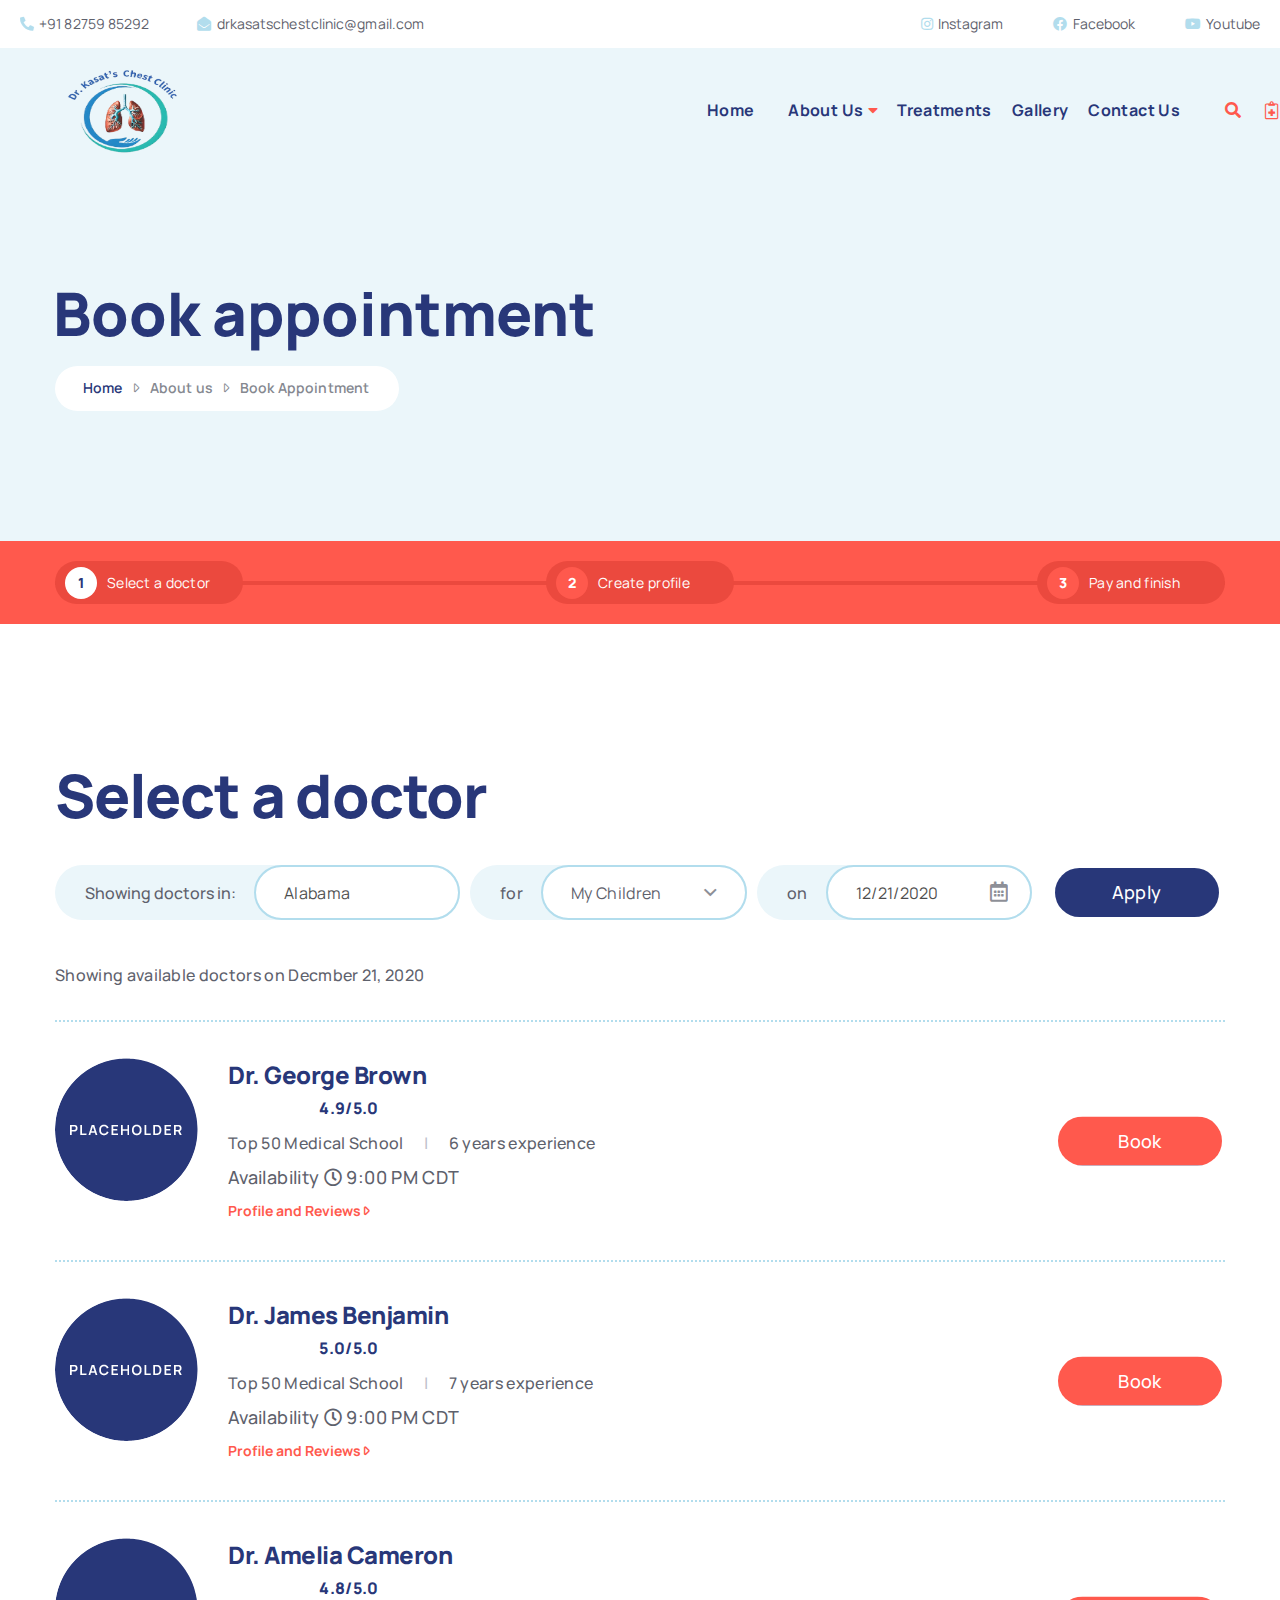
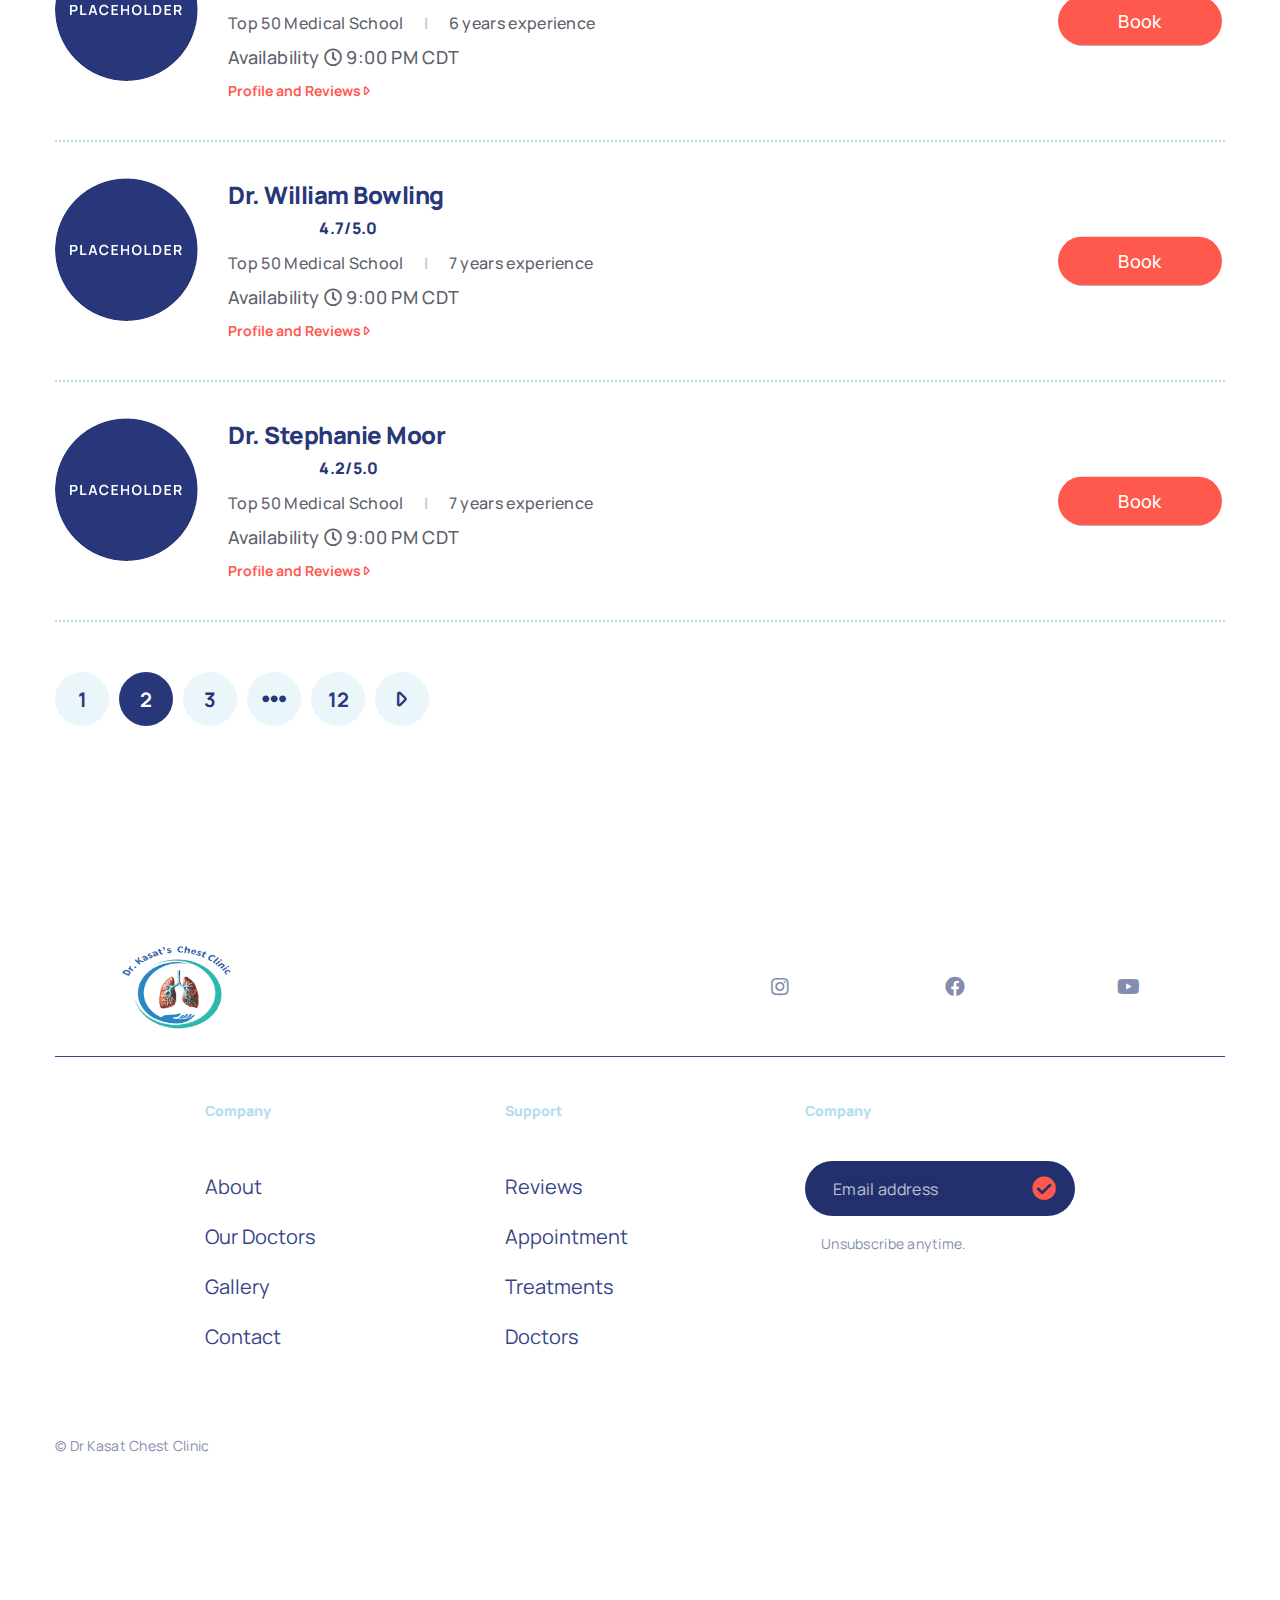
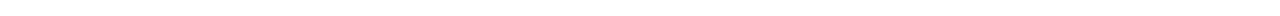
<file: appointment-step1.html>
<!DOCTYPE html>
<html lang="en">
<head>
	<meta charset="UTF-8">
	<meta name="viewport" content="width=device-width, initial-scale=1.0, minimum-scale=1.0">

	<title>Kasat Chest Clinic - Appointment</title>
	<meta name="keywords" content="Kasat Chest Clinic" />
	<meta name="description" content="Kasat Chest Clinic">
		
	<!-- Favicon -->
    <link rel="icon" type="image/x-icon" href="assets/images/Dr._Kasat-removebg-preview.png">
	
	<!-- Plugins CSS File -->
	<link rel="stylesheet" href="assets/css/bootstrap.min.css">
	<link rel="stylesheet" href="assets/css/plugins/owl.carousel.min.css">
    <link rel="stylesheet" href="assets/css/plugins/datepicker.min.css">

	<!-- Main CSS File -->
	<link rel="stylesheet" href="assets/css/style.min.css">
	<link rel="stylesheet" href="assets/vendor/fontawesome/css/all.min.css">
	
</head>
<body>
    <!------------------------------------------------
	loading overlay - start
	------------------------------------------------>
	<div class="loading-overlay">
		<div class="bounce-loader">
			<div class="bounce1"></div>
			<div class="bounce2"></div>
			<div class="bounce3"></div>
		</div>
	</div>
	<!------------------------------------------------
	loading overlay - end
	------------------------------------------------>
    <div class="page-wrapper">
        <!------------------------------------------------
		navigation - start
		------------------------------------------------>
		<header class="header">
            <div class="header-top">
                <div class="container-fluid">
                    <div class="header-left">
                        <ul class="top-menu top-link-menu">
							<li><a href="tel:#" class="link-phone"><i class="fas fa-phone"></i>+91 82759 85292</a></li>
                            <li><a href="#" class="link-email"><i class="fas fa-envelope-open"></i>drkasatschestclinic@gmail.com</a></li>
                        </ul>
                    </div>
                    <div class="header-right">
                        <ul class="top-menu">
                            <li><a href="https://www.instagram.com/drkasatschestclinic" class="social-link"><i class="fab fa-instagram"></i>Instagram</a></li>
                            <li><a href="https://www.facebook.com/profile.php?id=61568755910365" class="social-link"><i class="fab fa-facebook"></i>Facebook</a></li>
                            <li><a href="https://www.youtube.com/@DrKasatsChestClinic" class="social-link"><i class="fab fa-youtube"></i>Youtube</a></li>
                        </ul>
                    </div>
                </div>
                
            </div>
            <div class="header-middle sticky-header">
                <div class="header-left">
                    <a href="index.html" class="logo">
                        <h1 class="mb-0"><img src="assets/images/logo-1.png" alt="Caremed Logo" width="185" height="48"></h1>
                    </a>
                </div>
                <div class="header-right">
                    <button class="mobile-menu-toggler">
                        <span class="sr-only">Toggle mobile menu</span>
                        <i class="fal fa-bars"></i>
                    </button>
					<nav class="main-nav ls-20">
                        <ul class="menu sf-arrows">
                            <li class="megamenu-container active">
                                <a href="index.html" class="sf-with-ul">Home</a>

                            </li>
                            <li>
                                <a href="about.html" class="sf-with-ul">About Us<i class="fas fa-caret-down"></i></a>
                                <ul class="sub-menu">
								
										<li><a href="doctors.html"><i class="fas fa-angle-right"></i>Our Team</a></li>
										<li><a href="doctors-detailed.html"><i class="fas fa-angle-right"></i>Achievements</a></li>
										
								<li class="li-with-arrow">
									<a href="events.html"><i class="fas fa-angle-right"></i>Events<i class="far fa-caret-right"></i></a>
									
								</li>
										<li class="li-with-arrow">
											<a href="reviews.html"><i class="fas fa-angle-right"></i>Reviews<i class="far fa-caret-right"></i></a>
										</li>
									
                                </ul>
                            </li>
							<li>
								<a href="treatments.html">Treatments</a>
							</li>
                            <li>
                                <a href="gallery.html">Gallery</a>
                            </li>
                            <li>
                                <a href="contact-us.html">Contact Us</a>
                            </li>
                        </ul><!-- End .menu -->
                    </nav><!-- End .main-nav -->
					<div class="header-search">
                        <a href="#" class="search-toggle" role="button"><i class="fas fa-search"></i></a>
                        <form action="#" class="header-search-wrapper">
                            <label for="q" class="sr-only">Search</label>
                            <input type="search" class="form-control" name="q" id="q" placeholder="Search in..." required="">
                            <button type="submit" class="btn-search"><i class="fas fa-search"></i></button>
                        </form>
                    </div>
                    <a href="appointment-step1.html" class="btn btn-sm btn-primary-color ls-0">
						<span>Book an Appointment</span>
					</a>
                    <a href="appointment-step1.html" class="icon-alt"><i class="fal fa-notes-medical"></i></a>
                    <a href="login.html" class="btn btn-sm btn-secondary-color ls-0 btn-login">
						<span>Sign in</span>
					</a>
                   
                </div>
            </div>
        </header>
		<!------------------------------------------------
		navigation - end
		------------------------------------------------>
        <main class="main">
            <!------------------------------------------------
		    page header - start
		    ------------------------------------------------>
            <div class="page-header bg-more-light">
                <div class="container">
                    <h2 class="page-title">Book appointment</h2>
                    <nav aria-label="breadcrumb" class="breadcrumb-nav">
                        <ol class="breadcrumb">
                            <li class="breadcrumb-item"><a href="index.html">Home</a></li>
                            <li class="breadcrumb-item active"><a href="about.html">About us</a></li>
                            <li class="breadcrumb-item active" aria-current="page">Book Appointment</li>
                        </ol>
                    </nav>
                </div>
            </div>
            <!------------------------------------------------
		    page header - end
		    ------------------------------------------------>
            <!------------------------------------------------
		    step bar - start
		    ------------------------------------------------>
            <div class="bg-secondary-color">
                <div class="container">
                    <div class="step-bar">
                        <div class="steps-progress">
                            <div class="progress-indicator" style="width: 0%;"></div>
                        </div>
                        <ul class="nav-step">
                            <li class="nav-item active">
                                <div class="nav-link">
                                    <div class="check-circle">1</div>
                                    <span>Select a doctor</span>
                                </div>
                            </li>
                            <li class="nav-item">
                                <div class="nav-link">
                                    <div class="check-circle">2</div>
                                    <span>Create profile</span>
                                </div>
                            </li>
                            <li class="nav-item">
                                <div class="nav-link">
                                    <div class="check-circle">3</div>
                                    <span>Pay and finish</span>
                                </div>
                            </li>
                        </ul>
                    </div>
                </div>
            </div>
            <!------------------------------------------------
		    step bar - end
		    ------------------------------------------------>
            <!------------------------------------------------
		    doctor filter section - start
		    ------------------------------------------------>
            <div class="container doctor-filter-section padding-small">
                <div class="row d-flex justify-content-center">
                    <div class="col-lg-12 col-sm-8 col-10">
                        <h2 class="ls-n-20 line-height-1 mb-3">Select a doctor</h2>
                    </div>
                </div>
                <div class="row d-flex justify-content-center">
                    <div class="col-lg-12 col-sm-8 col-10">
                        <div class="doctor-filter-form d-xl-flex mb-4">
                            <div class="filter-item">
                                <span class="ls-0">Showing doctors in:</span>
                                <div class="input-group input-light">
                                    <input type="text" class="form-control" placeholder="Alabama">
                                </div>
                            </div>
                            <div class="filter-item">
                                <span>for</span>
                                <div class="input-group input-light">
                                    <div class="form-control select-control">My Children<i class="far fa-angle-down"></i></div>
                                    <ul class="option-menu">
                                        <li class="option-list"><span class="option"><i class="far fa-caret-right"></i>Myself</span></li>
                                        <li class="option-list"><span class="option"><i class="far fa-caret-right"></i>My Children</span></li>
                                        <li class="option-list"><span class="option"><i class="far fa-caret-right"></i>My Parents</span></li>
                                        <li class="option-list"><span class="option"><i class="far fa-caret-right"></i>Someone Else</span></li>
                                    </ul>
                                </div>
                            </div>
                            <div class="filter-item">
                                <span>on</span>
                                <div class="input-group input-light input-calendar-light">
                                    <input type="text" id="form-calendar-light" class="form-control" placeholder="12/21/2020">
                                    <i class="far fa-calendar-alt"></i>
                                </div>
                            </div>
                            <a href="javascript:;" class="btn btn-form btn-primary-color">
                                <span>Apply</span>
                            </a>
                        </div>
                    </div>
                </div>
                <div class="row d-flex justify-content-center">
                    <div class="col-lg-12 col-sm-8 col-10">
                        <span>Showing available doctors on Decmber 21, 2020</span>
                    </div>
                </div>
                <div class="row d-flex justify-content-center">
                    <div class="col-lg-12 col-sm-8 col-10">
                        <div class="doctor-menu mt-3">
                            <div class="blog blog-doctor d-md-flex">
                                <figure>
                                    <img src="assets/images/avatar/avatar-1.png" class="avatar" alt="Avatar" width="143" height="143">
                                </figure>
                                <div class="blog-content">
                                    <h4 class="doctor-name mb-0 ls-n-20">Dr. George Brown</h4>
                                    <div class="ratings-container">
                                        <div class="ratings">
                                            <div class="ratings-val" style="width: 100%;"></div>
                                        </div>
                                        <span>4.9/5.0</span>
                                    </div>
                                    <p class="doctor-info">Top 50 Medical School <span class="text-divider">|</span> 6 years experience</p>
                                    <p class="doctor-Availability">Availability <i class="far fa-clock"></i> 9:00 PM CDT</p>
                                    <div class="btn-link">
                                        <a href="doctors-detailed.html">Profile and Reviews</a><i class="far fa-caret-right"></i>
                                    </div>
                                </div>
                                <a href="appointment-step2.html" class="btn btn-form btn-secondary-color">
                                    <span>Book</span>
                                </a>
                            </div>
                            <div class="blog blog-doctor d-md-flex">
                                <figure>
                                    <img src="assets/images/avatar/avatar-2.png" class="avatar" alt="Avatar" width="143" height="143">
                                </figure>
                                <div class="blog-content">
                                    <h4 class="doctor-name mb-0 ls-n-20">Dr. James Benjamin</h4>
                                    <div class="ratings-container">
                                        <div class="ratings">
                                            <div class="ratings-val" style="width: 100%;"></div>
                                        </div>
                                        <span>5.0/5.0</span>
                                    </div>
                                    <p class="doctor-info">Top 50 Medical School <span class="text-divider">|</span> 7 years experience</p>
                                    <p class="doctor-Availability">Availability <i class="far fa-clock"></i> 9:00 PM CDT</p>
                                    <div class="btn-link">
                                        <a href="doctors-detailed.html">Profile and Reviews</a><i class="far fa-caret-right"></i>
                                    </div>
                                </div>
                                <a href="appointment-step2.html" class="btn btn-form btn-secondary-color">
                                    <span>Book</span>
                                </a>
                            </div>
                            <div class="blog blog-doctor d-md-flex">
                                <figure>
                                    <img src="assets/images/avatar/avatar-3.png" class="avatar" alt="Avatar" width="143" height="143">
                                </figure>
                                <div class="blog-content">
                                    <h4 class="doctor-name mb-0 ls-n-20">Dr. Amelia Cameron</h4>
                                    <div class="ratings-container">
                                        <div class="ratings">
                                            <div class="ratings-val" style="width: 100%;"></div>
                                        </div>
                                        <span>4.8/5.0</span>
                                    </div>
                                    <p class="doctor-info">Top 50 Medical School <span class="text-divider">|</span> 6 years experience</p>
                                    <p class="doctor-Availability">Availability <i class="far fa-clock"></i> 9:00 PM CDT</p>
                                    <div class="btn-link">
                                        <a href="doctors-detailed.html">Profile and Reviews</a><i class="far fa-caret-right"></i>
                                    </div>
                                </div>
                                <a href="appointment-step2.html" class="btn btn-form btn-secondary-color">
                                    <span>Book</span>
                                </a>
                            </div>
                            <div class="blog blog-doctor d-md-flex">
                                <figure>
                                    <img src="assets/images/avatar/avatar-4.png" class="avatar" alt="Avatar" width="143" height="143">
                                </figure>
                                <div class="blog-content">
                                    <h4 class="doctor-name mb-0 ls-n-20">Dr. William Bowling</h4>
                                    <div class="ratings-container">
                                        <div class="ratings">
                                            <div class="ratings-val" style="width: 100%;"></div>
                                        </div>
                                        <span>4.7/5.0</span>
                                    </div>
                                    <p class="doctor-info">Top 50 Medical School <span class="text-divider">|</span> 7 years experience</p>
                                    <p class="doctor-Availability">Availability <i class="far fa-clock"></i> 9:00 PM CDT</p>
                                    <div class="btn-link">
                                        <a href="doctors-detailed.html">Profile and Reviews</a><i class="far fa-caret-right"></i>
                                    </div>
                                </div>
                                <a href="appointment-step2.html" class="btn btn-form btn-secondary-color">
                                    <span>Book</span>
                                </a>
                            </div>
                            <div class="blog blog-doctor d-md-flex">
                                <figure>
                                    <img src="assets/images/avatar/avatar-5.png" class="avatar" alt="Avatar" width="143" height="143">
                                </figure>
                                <div class="blog-content">
                                    <h4 class="doctor-name mb-0 ls-n-20">Dr. Stephanie Moor</h4>
                                    <div class="ratings-container">
                                        <div class="ratings">
                                            <div class="ratings-val" style="width: 100%;"></div>
                                        </div>
                                        <span>4.2/5.0</span>
                                    </div>
                                    <p class="doctor-info">Top 50 Medical School <span class="text-divider">|</span> 7 years experience</p>
                                    <p class="doctor-Availability">Availability <i class="far fa-clock"></i> 9:00 PM CDT</p>
                                    <div class="btn-link">
                                        <a href="doctors-detailed.html">Profile and Reviews</a><i class="far fa-caret-right"></i>
                                    </div>
                                </div>
                                <a href="appointment-step2.html" class="btn btn-form btn-secondary-color">
                                    <span>Book</span>
                                </a>
                            </div>
                        </div>
                    </div>
                </div>
                <div class="pagination mt-5 justify-content-start">
                    <a href="#">1</a>
                    <a class="active" href="#">2</a>
                    <a href="#">3</a>
                    <a href="#"><i class="fas fa-ellipsis-h"></i></a>
                    <a href="#">12</a>
                    <a href="#"><i class="far fa-caret-right"></i></a>
                </div>
            </div>
            <!------------------------------------------------
		    doctor filter section - end
		    ------------------------------------------------>
        </main>
        <!------------------------------------------------
		footer - start
		------------------------------------------------>
		<footer class="footer">
			<div class="container">
				<div class="footer-top">
					<div class="row d-flex align-items-center justify-content-center">
						<div class="col-lg-6 col-sm-7 col-10">
							<a href="index.html" class="logo">
								<img src="assets/images/logo-1.png" alt="Caremed Logo" width="185" height="48">
							</a>
						</div>
						<div class="col-lg-6 col-sm-7 col-10 d-lg-flex justify-content-lg-end">
							<div class="social-links">
								<a href="https://www.instagram.com/drkasatschestclinic" class="social-link"><i class="fab fa-instagram"></i><span>Instagram</span></a>
								<a href="https://www.facebook.com/profile.php?id=61568755910365" class="social-link"><i class="fab fa-facebook"></i><span>Facebook</span></a>
								<a href="https://www.youtube.com/@DrKasatsChestClinic" class="social-link"><i class="fab fa-youtube"></i><span>Youtube</span></a>
							</div>
						</div>
					</div>
				</div>
				<div class="footer-middle">
					<div class="container">
						<div class="row d-flex justify-content-center">
							<div class="col-lg-3 col-sm-7 col-10">
								<div class="info-box">
									<h6 class="info-title">Company</h6>
									<ul class="info-list">
										<li><a href="about.html" class="info-link" style="color: #364587 !important;">About</a></li>
										<li><a href="doctors.html" class="info-link" style="color: #364587 !important;">Our Doctors</a></li>
										
										<li><a href="gallery.html" class="info-link" style="color: #364587 !important;">Gallery</a></li>
										<li><a href="contact-us.html" class="info-link" style="color: #364587 !important;">Contact</a></li>
									</ul>
								</div>
							</div>
							<div class="col-lg-3 col-sm-7 col-10">
								<div class="info-box">
									<h6 class="info-title">Support</h6>
									<ul class="info-list">
										<li><a href="reviews.html" class="info-link"style="color: #364587 !important;">Reviews</a></li>
										<li><a href="appointment-step1.html" class="info-link"style="color: #364587 !important;">Appointment</a></li>
										<li><a href="treatments.html" class="info-link"style="color: #364587 !important;">Treatments</a></li>
										<li><a href="doctors.html" class="info-link"style="color: #364587 !important;">Doctors</a></li>
									</ul>
								</div>
							</div>
							<div class="col-lg-3 col-sm-7 col-10">
								<div class="info-box">
									<h6 class="info-title">Company</h6>
									<form class="input-group input-footer">
										<input type="email" class="form-control" placeholder="Email address" required>
										<button type="submit" class="form-action"><i class="fas fa-check-circle"></i></button>
									</form>
									<p>Unsubscribe anytime.</p>
								</div>
							</div>
						</div>
					</div>
				</div>
				<div class="footer-bottom">
					<div class="row d-flex justify-content-center">
						<div class="col-lg-12 col-sm-7 col-10">
							<p>© Dr Kasat Chest Clinic</p>
						</div>
					</div>
				</div>
			</div>
		</footer>
		<!------------------------------------------------
		footer - end
		------------------------------------------------>
    </div>
    
    <button id="scroll-top" title="Back to Top"><i class="fal fa-angle-up"></i></button>
    
    <div class="mobile-menu-overlay"></div>

    <div class="mobile-menu-container mobile-menu-light">
        <div class="mobile-menu-wrapper">
            <span class="mobile-menu-close"><i class="fal fa-times"></i></span>

            <form class="input-group input-light input-search" action="#">
                                <input type="text" class="form-control search-control" placeholder="search" required>
                                <button type="submit" class="btn-search"><i class="fas fa-search"></i></button>
                            </form>
            
                            <nav class="main-nav ls-20">
                                <ul class="menu sf-arrows">
                                    <li class="megamenu-container active">
                                        <a href="index.html" class="sf-with-ul">Home</a>
        
                                    </li>
                                    <li>
                                        <a href="about.html" class="sf-with-ul">About Us<i class="fas fa-caret-down"></i></a>
                                        <ul class="sub-menu">
                                        
                                                <li><a href="doctors.html"><i class="fas fa-angle-right"></i>Our Team</a></li>
                                                <li><a href="doctors-detailed.html"><i class="fas fa-angle-right"></i>Achievements</a></li>
                                                
                                        <li class="li-with-arrow">
                                            <a href="events.html"><i class="fas fa-angle-right"></i>Events<i class="far fa-caret-right"></i></a>
                                            
                                        </li>
                                                <li class="li-with-arrow">
                                                    <a href="reviews.html"><i class="fas fa-angle-right"></i>Reviews<i class="far fa-caret-right"></i></a>
                                                </li>
                                            
                                        </ul>
                                    </li>
                                    <li>
                                        <a href="treatments.html">Treatments</a>
                                    </li>
                                    <li>
                                        <a href="gallery.html">Gallery</a>
                                    </li>
                                    <li>
                                        <a href="contact-us.html">Contact Us</a>
                                    </li>
                                </ul><!-- End .menu -->
                            </nav><!-- End .mobile-nav -->

            <div class="social-icons mt-6">
                <a href="#" class="social-icon" target="_blank" title="Twitter"><i class="fab fa-twitter"></i></a>
                <a href="#" class="social-icon" target="_blank" title="Facebook"><i class="fab fa-facebook"></i></a>
                <a href="#" class="social-icon" target="_blank" title="Youtube"><i class="fab fa-youtube"></i></a>
            </div><!-- End .social-icons -->

            <div class="mobile-actions">
                <a href="appointment-step1.html" class="btn btn-secondary-color btn-xs">Book Appointment</a>
                <a href="login.html" class="btn btn-xs">Signin</a>
            </div><!-- End .mobile-actions -->
        </div><!-- End .mobile-menu-wrapper -->
    </div><!-- End .mobile-menu-container -->
    
    
    <!-- Plugins JS File -->
    <script src="assets/js/jquery.min.js"></script>
    <script src="assets/js/bootstrap.bundle.min.js"></script>
    <script src="assets/js/jquery.waypoints.min.js"></script>
    <script src="assets/js/plugins/owl.carousel.min.js"></script>
    <script src="assets/js/plugins/datepicker.min.js"></script>
    <script src="assets/js/plugins/imagesloaded.pkgd.min.js"></script>
    <script src="assets/js/plugins/isotope.pkgd.min.js"></script>

    
    <!-- Main JS File -->
    <script src="assets/js/main.min.js"></script>
    
</body>
</html>
</file>
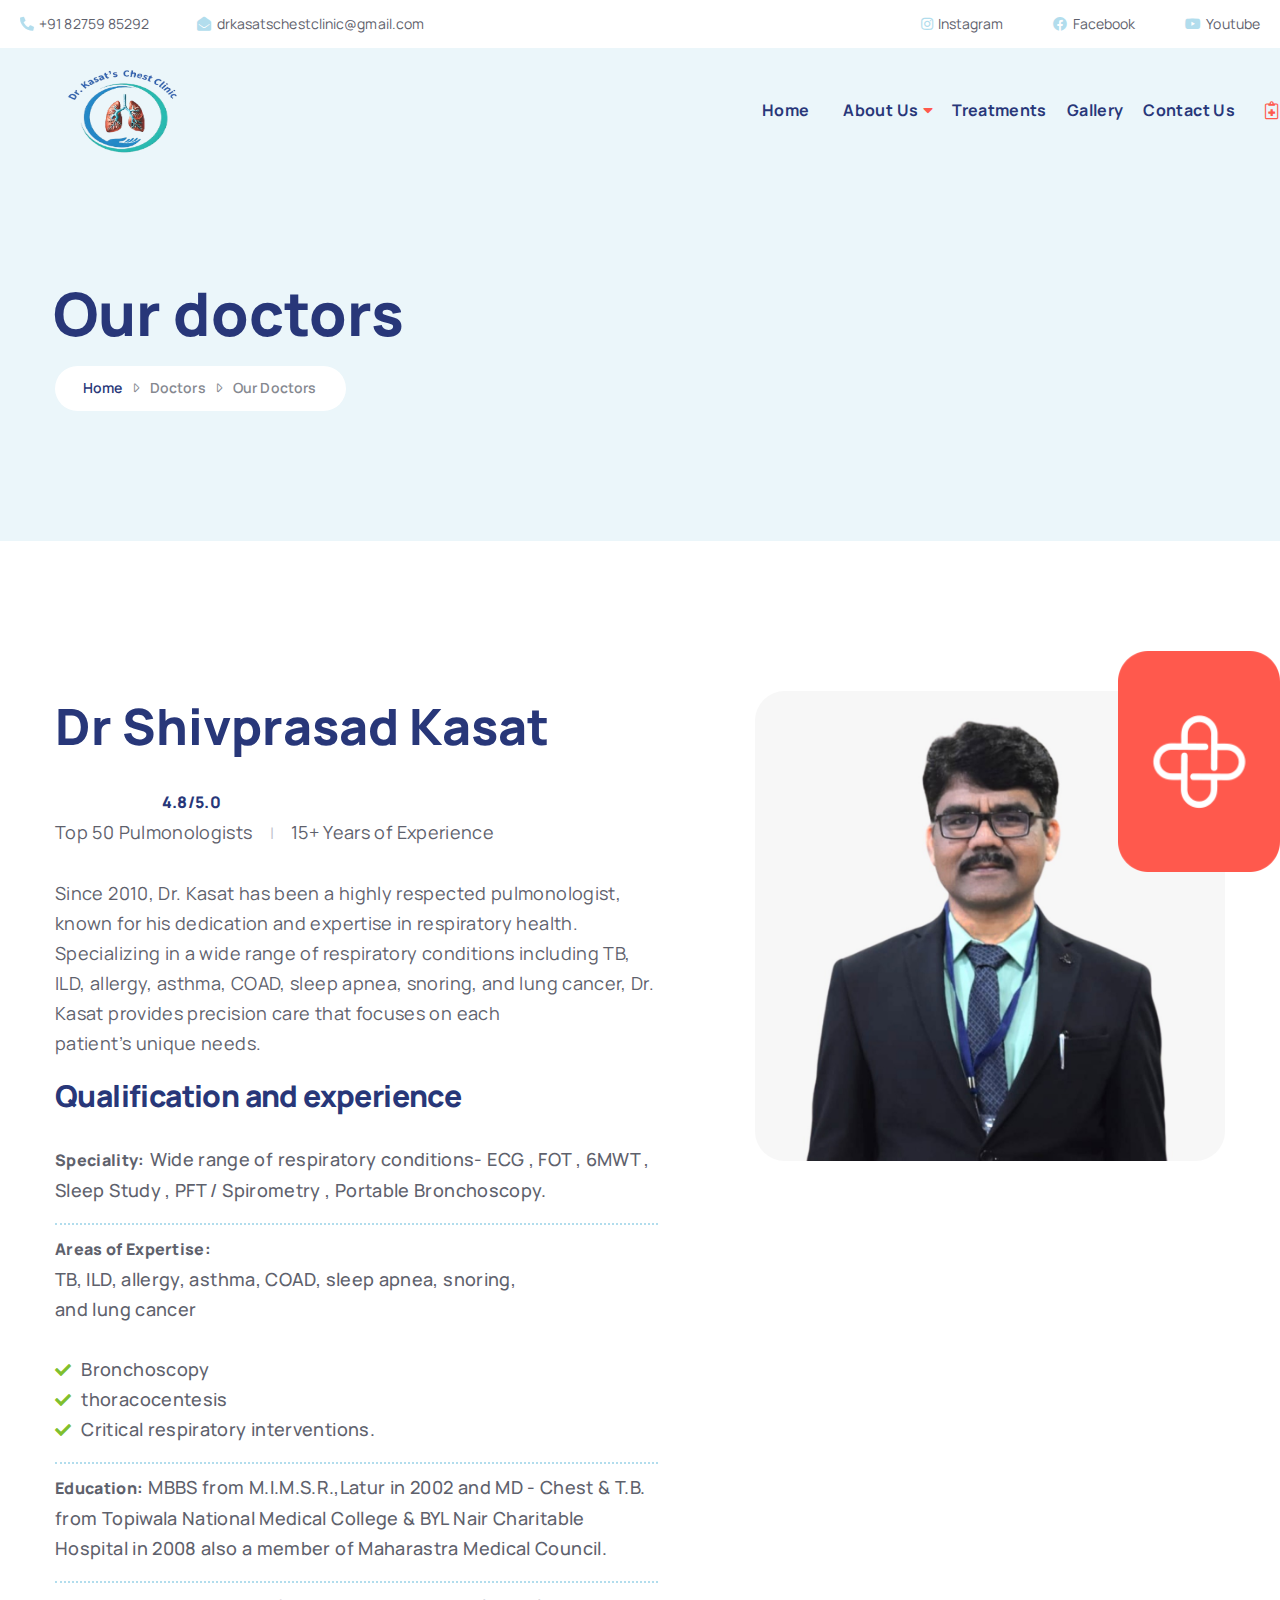
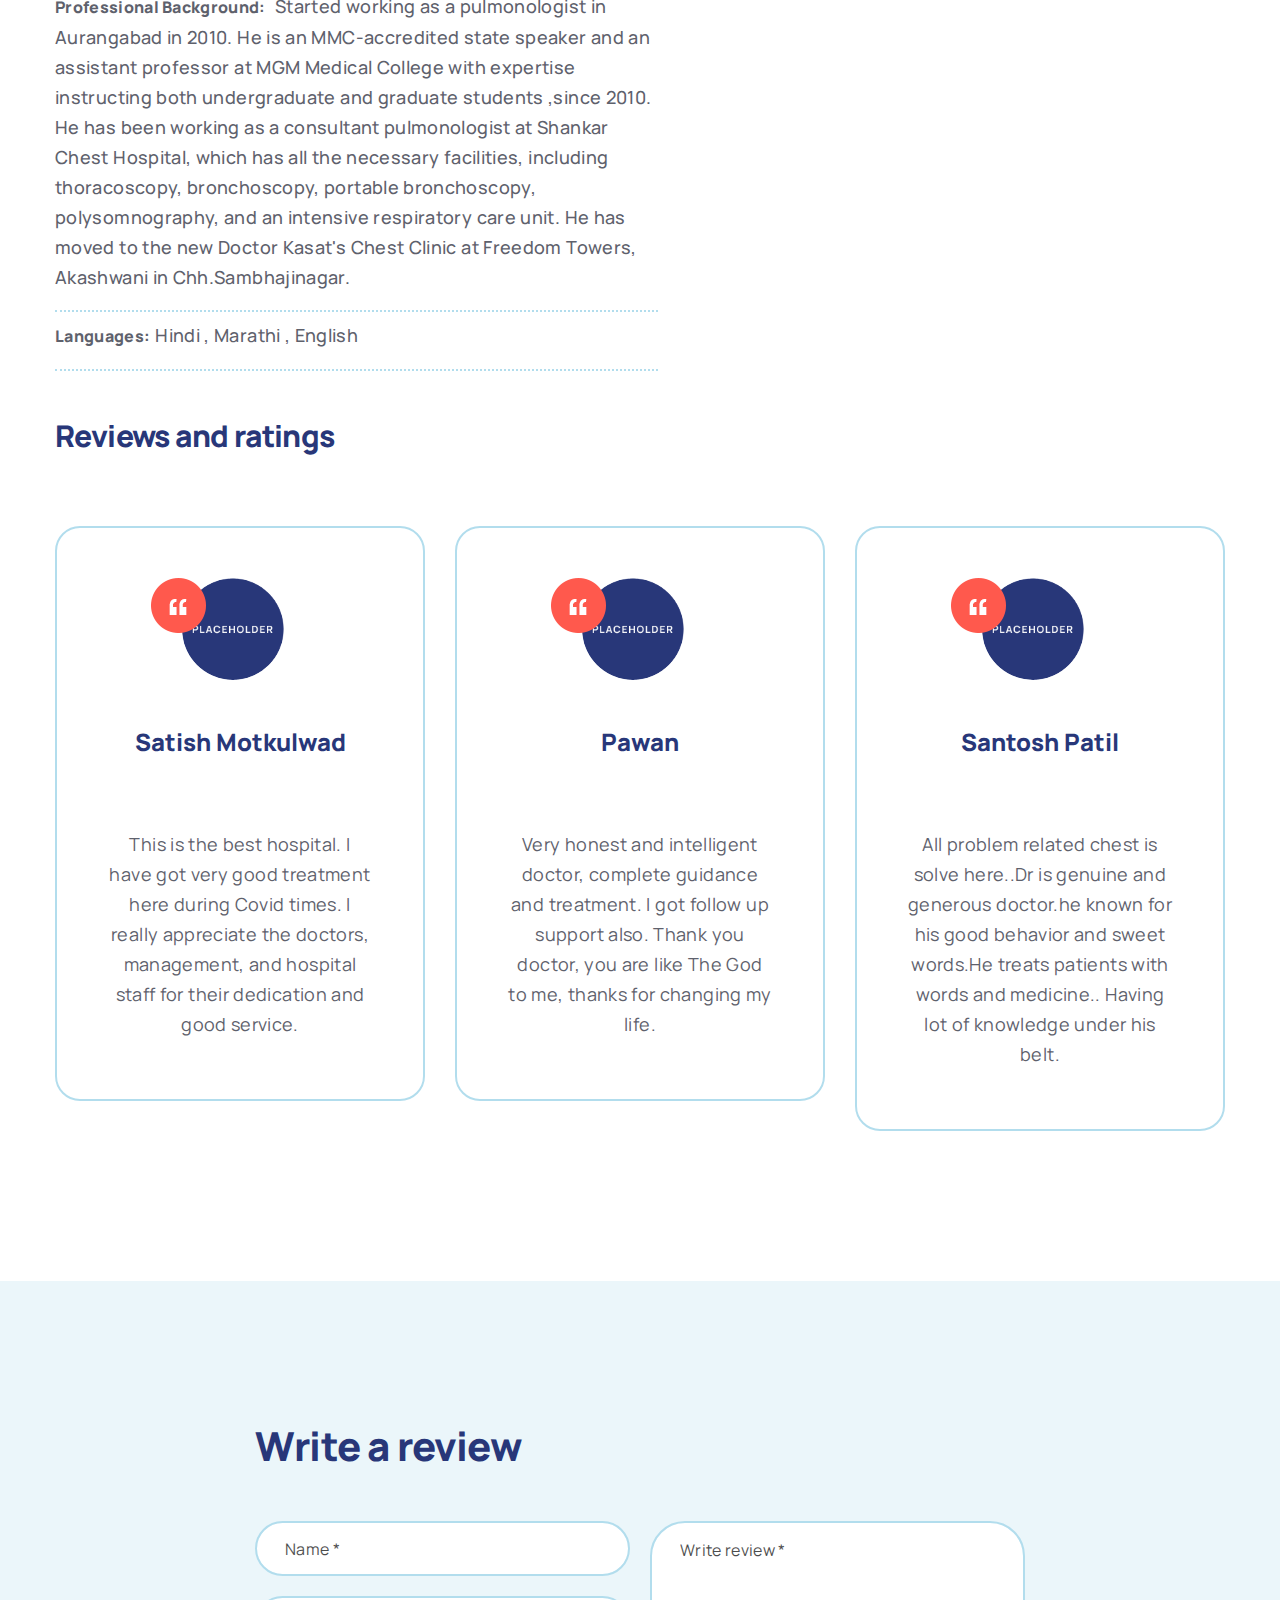
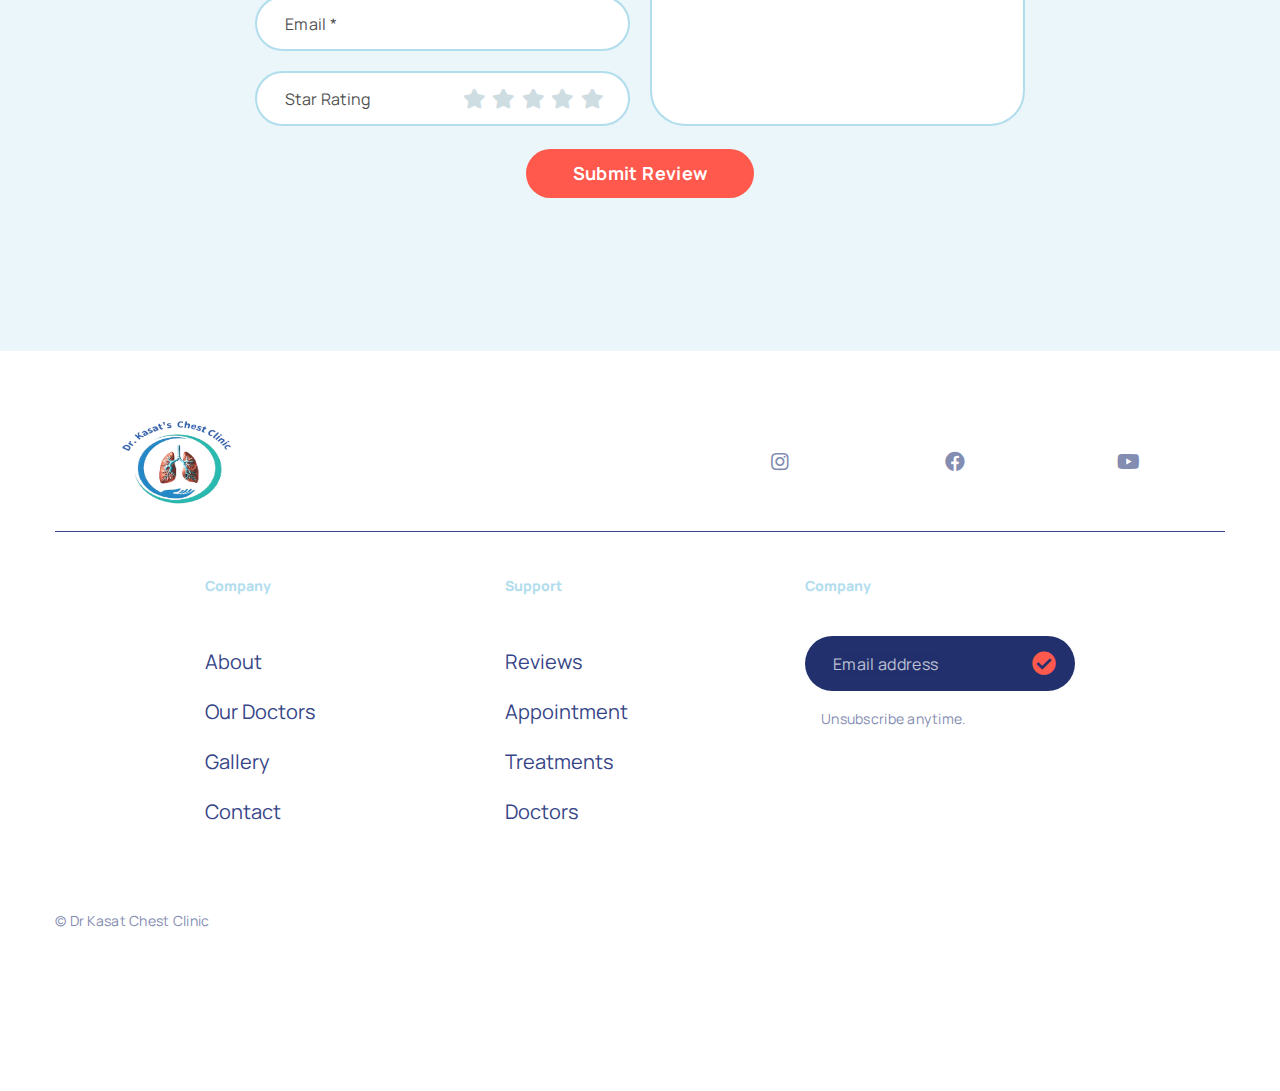
<file: doctors-detailed.html>
<!DOCTYPE html>
<html lang="en">
<head>
	<meta charset="UTF-8">
	<meta name="viewport" content="width=device-width, initial-scale=1.0, minimum-scale=1.0">

	<title>Kasat Chest Clinic - Doctors </title>
	<meta name="keywords" content="Kasat Chest Clinic" />
	<meta name="description" content="Kasat Chest Clinic">
		
	<!-- Favicon -->
    <link rel="icon" type="image/x-icon" href="assets/images/Dr._Kasat-removebg-preview.png">
	
	
	<!-- Plugins CSS File -->
	<link rel="stylesheet" href="assets/css/bootstrap.min.css">
	<link rel="stylesheet" href="assets/css/plugins/owl.carousel.min.css">
    <link rel="stylesheet" href="assets/css/plugins/datepicker.min.css">
    <link rel="stylesheet" href="assets/css/plugins/bs-rating.css">

	<!-- Main CSS File -->
	<link rel="stylesheet" href="assets/css/style.min.css">
	<link rel="stylesheet" href="assets/vendor/fontawesome/css/all.min.css">
	
</head>
<body>
    <!------------------------------------------------
	loading overlay - start
	------------------------------------------------>
	<div class="loading-overlay">
		<div class="bounce-loader">
			<div class="bounce1"></div>
			<div class="bounce2"></div>
			<div class="bounce3"></div>
		</div>
	</div>
	<!------------------------------------------------
	loading overlay - end
	------------------------------------------------>
    <div class="page-wrapper">
        <!------------------------------------------------
		navigation - start
		------------------------------------------------>
        <header class="header">
            <div class="header-top">
                <div class="container-fluid">
                    <div class="header-left">
                        <ul class="top-menu top-link-menu">
							<li><a href="tel:#" class="link-phone"><i class="fas fa-phone"></i>+91 82759 85292</a></li>
                            <li><a href="#" class="link-email"><i class="fas fa-envelope-open"></i>drkasatschestclinic@gmail.com</a></li>
                        </ul>
                    </div>
                    <div class="header-right">
                        <ul class="top-menu">
                            <li><a href="https://www.instagram.com/drkasatschestclinic" class="social-link"><i class="fab fa-instagram"></i>Instagram</a></li>
                            <li><a href="https://www.facebook.com/profile.php?id=61568755910365" class="social-link"><i class="fab fa-facebook"></i>Facebook</a></li>
                            <li><a href="https://www.youtube.com/@DrKasatsChestClinic" class="social-link"><i class="fab fa-youtube"></i>Youtube</a></li>
                        </ul>
                    </div>
                </div>
                
            </div>
            <div class="header-middle sticky-header">
                <div class="header-left">
                    <a href="index.html" class="logo">
                        <h1 class="mb-0"><img src="assets/images/logo-1.png" alt="Caremed Logo" width="185" height="48"></h1>
                    </a>
                </div>
                <div class="header-right">
                    <button class="mobile-menu-toggler">
                        <span class="sr-only">Toggle mobile menu</span>
                        <i class="fal fa-bars"></i>
                    </button>
					<nav class="main-nav ls-20">
                        <ul class="menu sf-arrows">
                            <li class="megamenu-container active">
                                <a href="index.html" class="sf-with-ul">Home</a>

                            </li>
                            <li>
                                <a href="about.html" class="sf-with-ul">About Us<i class="fas fa-caret-down"></i></a>
                                <ul class="sub-menu">
								
										<li><a href="doctors.html"><i class="fas fa-angle-right"></i>Our Team</a></li>
										<li><a href="doctors-detailed.html"><i class="fas fa-angle-right"></i>Achievements</a></li>
										
								<li class="li-with-arrow">
									<a href="events.html"><i class="fas fa-angle-right"></i>Events<i class="far fa-caret-right"></i></a>
									
								</li>
										<li class="li-with-arrow">
											<a href="reviews.html"><i class="fas fa-angle-right"></i>Reviews<i class="far fa-caret-right"></i></a>
										</li>
									
                                </ul>
                            </li>
							<li>
								<a href="treatments.html">Treatments</a>
							</li>
                            <li>
                                <a href="gallery.html">Gallery</a>
                            </li>
                            <li>
                                <a href="contact-us.html">Contact Us</a>
                            </li>
                        </ul><!-- End .menu -->
                    </nav><!-- End .main-nav -->
				
                    <a href="contact-us.html" class="btn btn-sm btn-primary-color ls-0">
						<span>Book an Appointment</span>
					</a>
                    <a href="contact-us.html" class="icon-alt"><i class="fal fa-notes-medical"></i></a>
                  
                   
                </div>
            </div>
        </header>
		<!------------------------------------------------
		navigation - end
		------------------------------------------------>
        <main class="main">
            <!------------------------------------------------
		    page header - start
		    ------------------------------------------------>
            <div class="page-header bg-more-light">
                <div class="container">
                    <h2 class="page-title">Our doctors</h2>
                    <nav aria-label="breadcrumb" class="breadcrumb-nav">
                        <ol class="breadcrumb">
                            <li class="breadcrumb-item"><a href="index.html">Home</a></li>
                            <li class="breadcrumb-item active"><a href="index.html">Doctors</a></li>
                            <li class="breadcrumb-item active" aria-current="page">Our Doctors</li>
                        </ol>
                    </nav>
                </div>
            </div>
            <!------------------------------------------------
		    page header - end
		    ------------------------------------------------>
            <!------------------------------------------------
		    content - start
		    ------------------------------------------------>
            <div class="container doctor-detailed-section padding-small">
                <div class="row">
                    <div class="col-lg-7 offset-lg-0 order-lg-1 col-sm-8 offset-sm-2 col-10 offset-1 order-2">
                        <div class="banner-content">
                            <h3 class="banner-title">Dr Shivprasad Kasat</h3>
                            <div class="ratings-container">
                                <div class="ratings">
                                    <div class="ratings-val" style="width: 100%;"></div>
                                </div>
                                <span>4.8/5.0</span>
                            </div>
                            <p class="banner-desc mb-3"> Top 50 Pulmonologists<span class="text-divider">|</span>15+ Years of Experience</p>
                            <p class="banner-desc">Since 2010, Dr. Kasat has been a highly respected pulmonologist, known for his dedication and expertise in respiratory health. Specializing in a wide range of respiratory conditions including TB, ILD, allergy, asthma, COAD, sleep apnea, snoring, and lung cancer, Dr. Kasat provides precision care that focuses on each patient’s unique needs.</p>
                            <div class="banner-subcontent ls-20">
                                <h4 class="subcontent-title ls-n-20">Qualification and experience</h4>
                                <ul class="subcontent-menu">
                                    <li class="menu-item"><span>Speciality:</span>Wide range of respiratory conditions- ECG , FOT , 6MWT , Sleep Study , PFT / Spirometry , Portable Bronchoscopy.</li>
                                    <li class="menu-item"><span>Areas of Expertise:</span>
                                        <p>TB, ILD, allergy, asthma, COAD, sleep apnea, snoring, and lung cancer</p>
                                        <ul class="mt-3">
                                            <li><i class="fas fa-check"></i>Bronchoscopy</li>
                                            <li><i class="fas fa-check"></i>thoracocentesis</li>
                                            <li><i class="fas fa-check"></i>Critical respiratory interventions.</li>
                                        </ul>
                                    </li>
                                    
                                    <li class="menu-item"><span>Education:</span>MBBS from M.I.M.S.R.,Latur in 2002 and MD - Chest & T.B. from Topiwala National Medical College & BYL Nair Charitable Hospital in 2008 also a member of Maharastra Medical Council.</li>
                                    <li class="menu-item"><span> Professional Background:</span> Started working as a pulmonologist in Aurangabad in 2010. He is an MMC-accredited state speaker and an assistant professor at MGM Medical College with expertise instructing both undergraduate and graduate students ,since 2010. He has been working as a consultant pulmonologist at Shankar Chest Hospital, which has all the necessary facilities, including thoracoscopy, bronchoscopy, portable bronchoscopy, polysomnography, and an intensive respiratory care unit. He has moved to the new Doctor Kasat's Chest Clinic at Freedom Towers, Akashwani in Chh.Sambhajinagar.</li>
                                    <li class="menu-item"><span>Languages:</span>Hindi , Marathi , English</li>
                                </ul>
                            </div>
                        </div>
                    </div>
                    <div class="col-lg-5 offset-lg-0 order-lg-2 col-sm-8 offset-sm-2 col-10 offset-1 order-1">
                        <div class="doctor-detailed-image">
                            <figure>
                                <img src="assets/images/menu/about.jpg" class="img-aside" alt="Banner-aside" width="470" height="447">
                                <img src="assets/images/demos/demo-1/puzzle/puzzle-1.png" class="puzzle" alt="Puzzle" width="160" height="217">
                            </figure>
                        </div>
                    </div>
                </div>
                <div class="row">
                    <div class="col-lg-4 offset-lg-0 col-sm-8 offset-sm-2 col-10 offset-1">
                        <h4 class="subcontent-title ls-n-20 mt-4">Reviews and ratings</h4>
                    </div>
                </div>
                <div class="row grid mt-2">
                    <div class="grid-sizer col-1"></div>
               
                    <div class="grid-item col-lg-4 offset-lg-0 col-sm-8 offset-sm-2 col-10 offset-1 mt-3">
                        <div class="card card-review text-center">
                            <figure>
                                <img src="assets/images/avatar/avatar-10.png" class="avatar customer-avatar" alt="Avatar" width="102" height="102">
                                <img src="assets/images/demos/demo-1/icons/icon-quote.png" class="quote-icon" alt="Icon-quote" width="55" height="55">
                            </figure>
                            <div class="card-content">
                                <h4 class="review-author">Satish Motkulwad</h4>
                                <div class="ratings-container">
                                    <div class="ratings">
                                        <div class="ratings-val" style="width: 100%;"></div>
                                    </div>
                                </div>
                                <p class="review-desc">This is the best hospital. I have got very good treatment here during Covid times. I really appreciate the doctors, management, and hospital staff for their dedication and good service.
                                </p>
                            </div>
                        </div>
                    </div>
                    <div class="grid-item col-lg-4 offset-lg-0 col-sm-8 offset-sm-2 col-10 offset-1 mt-3">
                        <div class="card card-review text-center">
                            <figure>
                                <img src="assets/images/avatar/avatar-9.png" class="avatar customer-avatar" alt="Avatar" width="102" height="102">
                                <img src="assets/images/demos/demo-1/icons/icon-quote.png" class="quote-icon" alt="Icon-quote" width="55" height="55">
                            </figure>
                            <div class="card-content">
                                <h4 class="review-author">Pawan</h4>
                                <div class="ratings-container">
                                    <div class="ratings">
                                        <div class="ratings-val" style="width: 100%;"></div>
                                    </div>
                                </div>
                                <p class="review-desc">
                                    Very honest and intelligent doctor, complete guidance and treatment. I got follow up support also. Thank you doctor, you are like The God to me, thanks for changing my life.
                                </p>
                            </div>
                        </div>
                    </div>
                    <div class="grid-item col-lg-4 offset-lg-0 col-sm-8 offset-sm-2 col-10 offset-1 mt-3">
                        <div class="card card-review text-center">
                            <figure>
                                <img src="assets/images/avatar/avatar-8.png" class="avatar customer-avatar" alt="Avatar" width="102" height="102">
                                <img src="assets/images/demos/demo-1/icons/icon-quote.png" class="quote-icon" alt="Icon-quote" width="55" height="55">
                            </figure>
                            <div class="card-content">
                                <h4 class="review-author">Santosh Patil

                                </h4>
                                <div class="ratings-container">
                                    <div class="ratings">
                                        <div class="ratings-val" style="width: 100%;"></div>
                                    </div>
                                </div>
                                <p class="review-desc">All problem related chest is solve here..Dr is genuine and generous doctor.he known for his good behavior and sweet words.He treats patients with words and medicine.. Having lot of knowledge under his belt.
                                </p>
                            </div>
                        </div>
                    </div>
                </div>
            </div>
            <!------------------------------------------------
		    content - end
		    ------------------------------------------------>
            <!------------------------------------------------
		    review form - start
		    ------------------------------------------------>
            <div class="bg-more-light review-form-section">
                <div class="container">
                    <form class="review-form">
                        <div class="row">
                            <div class="col-lg-6 offset-lg-0 col-sm-8 offset-sm-2 col-10 offset-1">
                                <h3 class="form-title ls-n-20">Write a review</h3>
                            </div>
                        </div>
                        <div class="row row-joined">
                            <div class="col-lg-6 offset-lg-0 col-sm-8 offset-sm-2 col-10 offset-1">
                                <div class="input-group input-light input-review">
                                    <input type="text" class="form-control" placeholder="Name *">
                                </div>
                                <div class="input-group input-light input-review">
                                    <input type="text" class="form-control" placeholder="Email *">
                                </div>
                                <div class="input-group input-light input-review">
                                    <input type="text" class="form-control" placeholder="Star Rating" disabled>
                                    <input id="input-2" type="number" class="rating" data-symbol="&#xe795;" data-step="0.1" max="5" data-stars="5" data-size="sm" data-default-caption="{rating} Cups" data-star-captions="{}">
                                </div>
                            </div>
                            <div class="col-lg-6 offset-lg-0 col-sm-8 offset-sm-2 col-10 offset-1">
                                <div class="input-group input-light input-review h-100">
                                    <textarea class="form-control text-area h-100" placeholder="Write review *"></textarea>
                                </div>
                            </div>
                        </div>
                        <div class="row">
                            <div class="col-lg-12 offset-lg-0 d-lg-flex justify-content-lg-center col-sm-8 offset-sm-2 col-10 offset-1">
                                <div class="banner-actions">
                                    <button type="submit" class="btn btn-form btn-secondary-color mr-0">
                                        <span>Submit Review</span>
                                    </button>
                                </div>
                            </div>
                        </div>
                    </form>
                </div>
            </div>
            <!------------------------------------------------
		    review form - end
		    ------------------------------------------------>
        </main>
        <!------------------------------------------------
		footer - start
		------------------------------------------------>
		<footer class="footer">
			<div class="container">
				<div class="footer-top">
					<div class="row d-flex align-items-center justify-content-center">
						<div class="col-lg-6 col-sm-7 col-10">
							<a href="index.html" class="logo">
								<img src="assets/images/logo-1.png" alt="Caremed Logo" width="185" height="48">
							</a>
						</div>
						<div class="col-lg-6 col-sm-7 col-10 d-lg-flex justify-content-lg-end">
							<div class="social-links">
								<a href="https://www.instagram.com/drkasatschestclinic" class="social-link"><i class="fab fa-instagram"></i><span>Instagram</span></a>
								<a href="https://www.facebook.com/profile.php?id=61568755910365" class="social-link"><i class="fab fa-facebook"></i><span>Facebook</span></a>
								<a href="https://www.youtube.com/@DrKasatsChestClinic" class="social-link"><i class="fab fa-youtube"></i><span>Youtube</span></a>
							</div>
						</div>
					</div>
				</div>
				<div class="footer-middle">
					<div class="container">
						<div class="row d-flex justify-content-center">
							<div class="col-lg-3 col-sm-7 col-10">
								<div class="info-box">
									<h6 class="info-title">Company</h6>
									<ul class="info-list">
										<li><a href="about.html" class="info-link" style="color: #364587 !important;">About</a></li>
										<li><a href="doctors.html" class="info-link" style="color: #364587 !important;">Our Doctors</a></li>
										
										<li><a href="gallery.html" class="info-link" style="color: #364587 !important;">Gallery</a></li>
										<li><a href="contact-us.html" class="info-link" style="color: #364587 !important;">Contact</a></li>
									</ul>
								</div>
							</div>
							<div class="col-lg-3 col-sm-7 col-10">
								<div class="info-box">
									<h6 class="info-title">Support</h6>
									<ul class="info-list">
										<li><a href="reviews.html" class="info-link"style="color: #364587 !important;">Reviews</a></li>
										<li><a href="contact-us.html" class="info-link"style="color: #364587 !important;">Appointment</a></li>
										<li><a href="treatments.html" class="info-link"style="color: #364587 !important;">Treatments</a></li>
										<li><a href="doctors.html" class="info-link"style="color: #364587 !important;">Doctors</a></li>
									</ul>
								</div>
							</div>
							<div class="col-lg-3 col-sm-7 col-10">
								<div class="info-box">
									<h6 class="info-title">Company</h6>
									<form class="input-group input-footer">
										<input type="email" class="form-control" placeholder="Email address" required>
										<button type="submit" class="form-action"><i class="fas fa-check-circle"></i></button>
									</form>
									<p>Unsubscribe anytime.</p>
								</div>
							</div>
						</div>
					</div>
				</div>
				<div class="footer-bottom">
					<div class="row d-flex justify-content-center">
						<div class="col-lg-12 col-sm-7 col-10">
							<p>© Dr Kasat Chest Clinic</p>
						</div>
					</div>
				</div>
			</div>
		</footer>
		<!------------------------------------------------
		footer - end
		------------------------------------------------>
    </div>
    
    <button id="scroll-top" title="Back to Top"><i class="fal fa-angle-up"></i></button>

    <div class="mobile-menu-overlay"></div>

    <div class="mobile-menu-container mobile-menu-light">
        <div class="mobile-menu-wrapper">
            <span class="mobile-menu-close"><i class="fal fa-times"></i></span>

            <form class="input-group input-light input-search" action="#">
                                <input type="text" class="form-control search-control" placeholder="search" required>
                                <button type="submit" class="btn-search"><i class="fas fa-search"></i></button>
                            </form>
            
                            <nav class="main-nav ls-20">
                                <ul class="menu sf-arrows">
                                    <li class="megamenu-container active">
                                        <a href="index.html" class="sf-with-ul">Home</a>
        
                                    </li>
                                    <li>
                                        <a href="about.html" class="sf-with-ul">About Us<i class="fas fa-caret-down"></i></a>
                                        <ul class="sub-menu">
                                        
                                                <li><a href="doctors.html"><i class="fas fa-angle-right"></i>Our Team</a></li>
                                                <li><a href="doctors-detailed.html"><i class="fas fa-angle-right"></i>Achievements</a></li>
                                                
                                        <li class="li-with-arrow">
                                            <a href="events.html"><i class="fas fa-angle-right"></i>Events<i class="far fa-caret-right"></i></a>
                                            
                                        </li>
                                                <li class="li-with-arrow">
                                                    <a href="reviews.html"><i class="fas fa-angle-right"></i>Reviews<i class="far fa-caret-right"></i></a>
                                                </li>
                                            
                                        </ul>
                                    </li>
                                    <li>
                                        <a href="treatments.html">Treatments</a>
                                    </li>
                                    <li>
                                        <a href="gallery.html">Gallery</a>
                                    </li>
                                    <li>
                                        <a href="contact-us.html">Contact Us</a>
                                    </li>
                                </ul><!-- End .menu -->
                            </nav><!-- End .mobile-nav -->

            <div class="social-icons mt-6">
                <a href="#" class="social-icon" target="_blank" title="Twitter"><i class="fab fa-twitter"></i></a>
                <a href="#" class="social-icon" target="_blank" title="Facebook"><i class="fab fa-facebook"></i></a>
                <a href="#" class="social-icon" target="_blank" title="Youtube"><i class="fab fa-youtube"></i></a>
            </div><!-- End .social-icons -->

            <div class="mobile-actions">
                <a href="contact-us.html" class="btn btn-secondary-color btn-xs">Book Appointment</a>
            
            </div><!-- End .mobile-actions -->
        </div><!-- End .mobile-menu-wrapper -->
    </div><!-- End .mobile-menu-container -->
    
    
    <!-- Plugins JS File -->
    <script src="assets/js/jquery.min.js"></script>
    <script src="assets/js/bootstrap.bundle.min.js"></script>
    <script src="assets/js/jquery.waypoints.min.js"></script>
    <script src="assets/js/plugins/owl.carousel.min.js"></script>
    <script src="assets/js/plugins/datepicker.min.js"></script>
    <script src="assets/js/plugins/imagesloaded.pkgd.min.js"></script>
    <script src="assets/js/plugins/isotope.pkgd.min.js"></script>
    <script src="assets/js/plugins/star-rating.js"></script>
    
    <!-- Main JS File -->
    <script src="assets/js/main.min.js"></script>
    
</body>
</html>
</file>
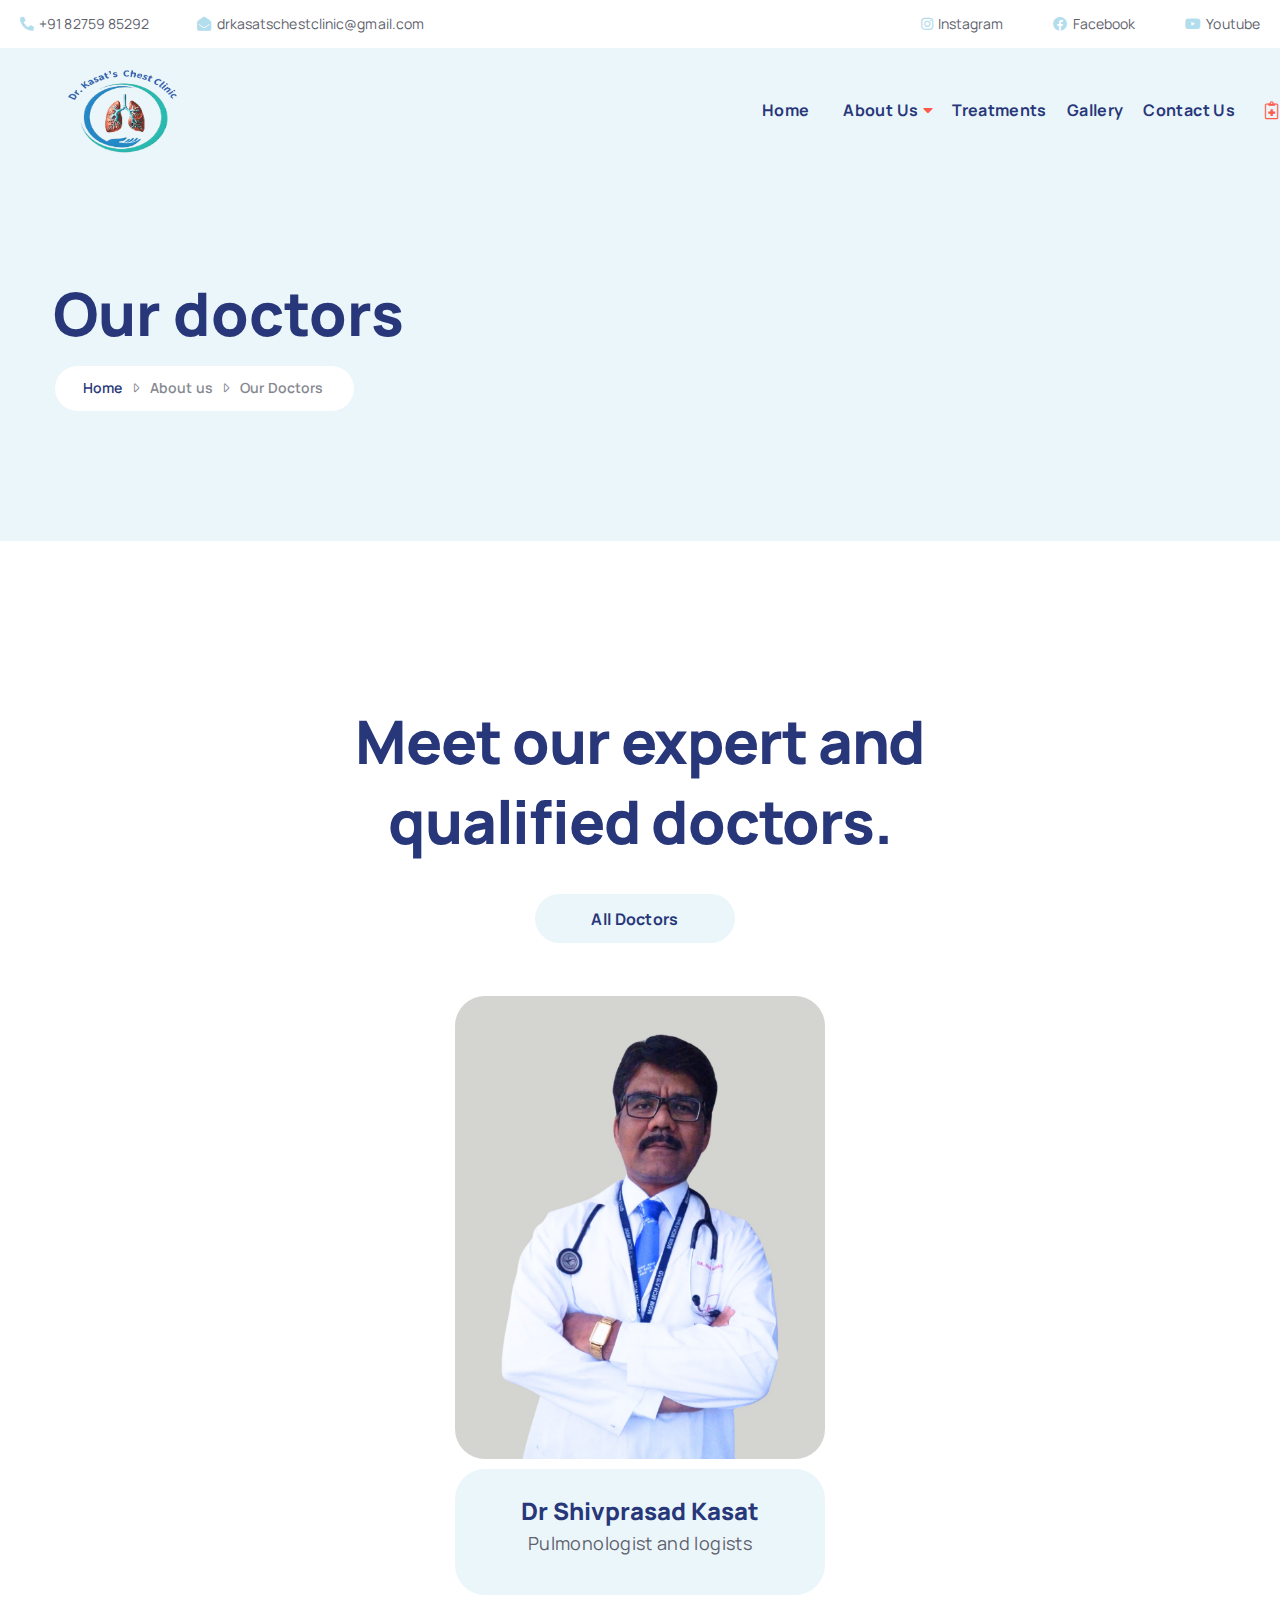
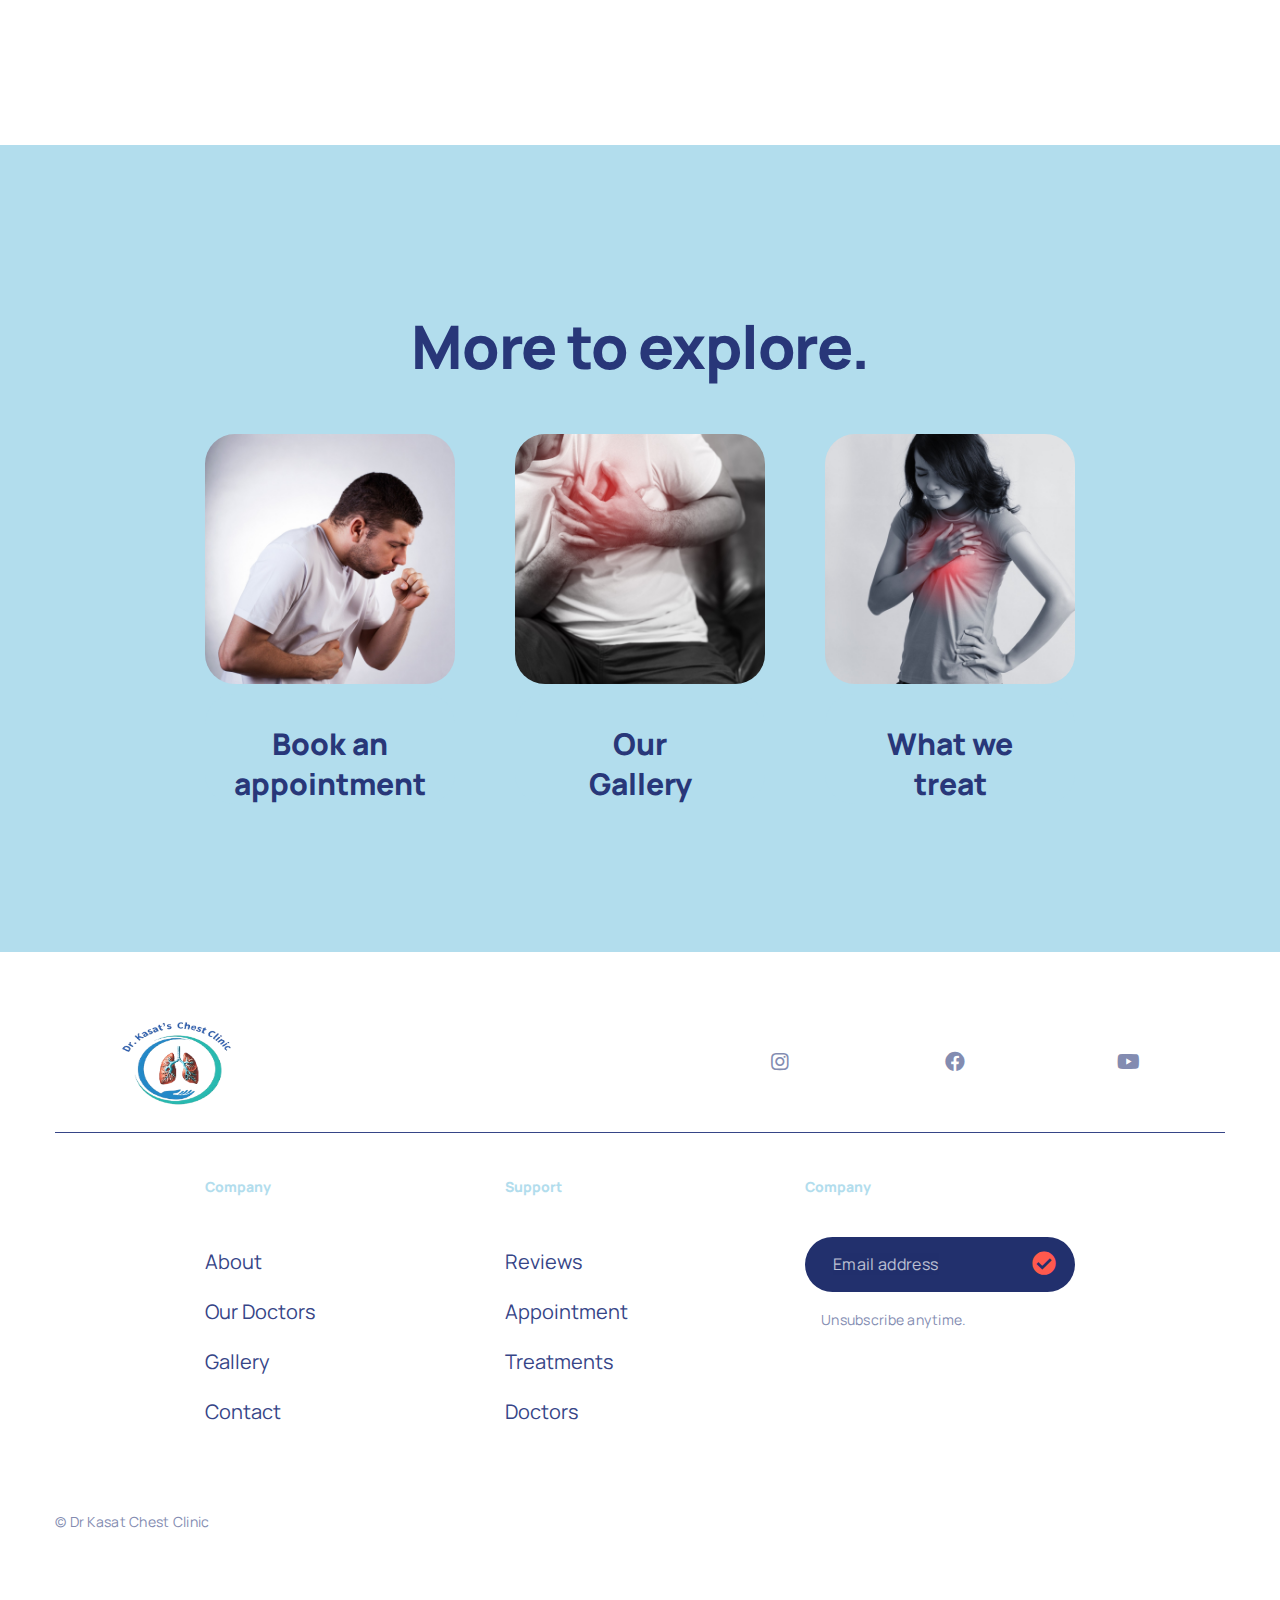
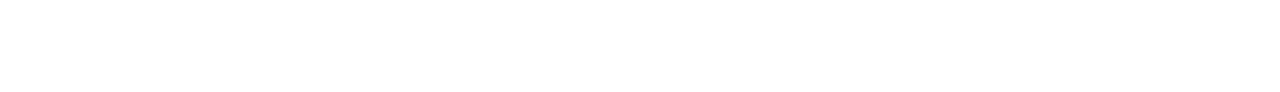
<file: doctors.html>
<!DOCTYPE html>
<html lang="en">
<head>
	<meta charset="UTF-8">
	<meta name="viewport" content="width=device-width, initial-scale=1.0, minimum-scale=1.0">

	<title>Kasat Chest Clinic - Doctors</title>

	<meta name="keywords" content="Kasat Chest Clinic" />
	<meta name="description" content="Kasat Chest Clinic">
		
	<!-- Favicon -->
	<link rel="icon" type="image/x-icon" href="assets/images/Dr._Kasat-removebg-preview.png">
	
	
	
	<!-- Plugins CSS File -->
	<link rel="stylesheet" href="assets/css/bootstrap.min.css">
	<link rel="stylesheet" href="assets/css/plugins/owl.carousel.min.css">
    <link rel="stylesheet" href="assets/css/plugins/datepicker.min.css">

	<!-- Main CSS File -->
	<link rel="stylesheet" href="assets/css/style.min.css">
	<link rel="stylesheet" href="assets/vendor/fontawesome/css/all.min.css">
	
</head>
<body>
    <!------------------------------------------------
	loading overlay - start
	------------------------------------------------>
	<div class="loading-overlay">
		<div class="bounce-loader">
			<div class="bounce1"></div>
			<div class="bounce2"></div>
			<div class="bounce3"></div>
		</div>
	</div>
	<!------------------------------------------------
	loading overlay - end
	------------------------------------------------>
    <div class="page-wrapper">
        <!------------------------------------------------
		navigation - start
		------------------------------------------------>
		<header class="header">
            <div class="header-top">
                <div class="container-fluid">
                    <div class="header-left">
                        <ul class="top-menu top-link-menu">
							<li><a href="tel:#" class="link-phone"><i class="fas fa-phone"></i>+91 82759 85292</a></li>
                            <li><a href="#" class="link-email"><i class="fas fa-envelope-open"></i>drkasatschestclinic@gmail.com</a></li>
                        </ul>
                    </div>
                    <div class="header-right">
                        <ul class="top-menu">
                            <li><a href="https://www.instagram.com/drkasatschestclinic" class="social-link"><i class="fab fa-instagram"></i>Instagram</a></li>
                            <li><a href="https://www.facebook.com/profile.php?id=61568755910365" class="social-link"><i class="fab fa-facebook"></i>Facebook</a></li>
                            <li><a href="https://www.youtube.com/@DrKasatsChestClinic" class="social-link"><i class="fab fa-youtube"></i>Youtube</a></li>
                        </ul>
                    </div>
                </div>
                
            </div>
            <div class="header-middle sticky-header">
                <div class="header-left">
                    <a href="index.html" class="logo">
                        <h1 class="mb-0"><img src="assets/images/logo-1.png" alt="Caremed Logo" width="185" height="48"></h1>
                    </a>
                </div>
                <div class="header-right">
                    <button class="mobile-menu-toggler">
                        <span class="sr-only">Toggle mobile menu</span>
                        <i class="fal fa-bars"></i>
                    </button>
					<nav class="main-nav ls-20">
                        <ul class="menu sf-arrows">
                            <li class="megamenu-container active">
                                <a href="index.html" class="sf-with-ul">Home</a>

                            </li>
                            <li>
                                <a href="about.html" class="sf-with-ul">About Us<i class="fas fa-caret-down"></i></a>
                                <ul class="sub-menu">
								
										<li><a href="doctors.html"><i class="fas fa-angle-right"></i>Our Team</a></li>
										<li><a href="doctors-detailed.html"><i class="fas fa-angle-right"></i>Achievements</a></li>
										
								<li class="li-with-arrow">
									<a href="events.html"><i class="fas fa-angle-right"></i>Events<i class="far fa-caret-right"></i></a>
									
								</li>
										<li class="li-with-arrow">
											<a href="reviews.html"><i class="fas fa-angle-right"></i>Reviews<i class="far fa-caret-right"></i></a>
										</li>
									
                                </ul>
                            </li>
							<li>
								<a href="treatments.html">Treatments</a>
							</li>
                            <li>
                                <a href="gallery.html">Gallery</a>
                            </li>
                            <li>
                                <a href="contact-us.html">Contact Us</a>
                            </li>
                        </ul><!-- End .menu -->
                    </nav><!-- End .main-nav -->
				
                    <a href="" class="btn btn-sm btn-primary-color ls-0">
						<span>Book an Appointment</span>
					</a>
                    <a href="" class="icon-alt"><i class="fal fa-notes-medical"></i></a>
                  
                   
                </div>
            </div>
        </header>
		<!------------------------------------------------
		navigation - end
		------------------------------------------------>
        <main class="main">
            <!------------------------------------------------
		    page header - start
		    ------------------------------------------------>
            <div class="page-header bg-more-light">
                <div class="container">
                    <h2 class="page-title">Our doctors</h2>
                    <nav aria-label="breadcrumb" class="breadcrumb-nav">
                        <ol class="breadcrumb">
                            <li class="breadcrumb-item"><a href="index.html">Home</a></li>
                            <li class="breadcrumb-item active"><a href="about.html">About us</a></li>
                            <li class="breadcrumb-item active" aria-current="page">Our Doctors</li>
                        </ol>
                    </nav>
                </div>
            </div>
            <!------------------------------------------------
		    page header - end
		    ------------------------------------------------>
            <!------------------------------------------------
		    doctor list - start
		    ------------------------------------------------>
            <div class="container doctor-list-section">
                <div class="row">
                    <div class="col-lg-12 offset-lg-0 col-sm-8 offset-sm-2 col-10 offset-1">
                        <h2 class="ls-n-20 text-center section-heading mb-3">Meet our expert and qualified doctors.</h2>
                        <div class="filter-form mb-2">
                            <a href="#" class="btn btn-form grid-filter-item filter-clear ls-20" data-filter="*">
                                <span>All Doctors</span>
                            </a>
                            <!-- <div class="input-group input-light">
                                <div class="form-control select-control">Other select<i class="far fa-angle-down"></i></div>
                                <ul class="option-menu grid-filter" data-container="#doctors">
                                    <li class="option-list grid-filter-item" data-filter=".pf-anesthesiologist"><span class="option"><i class="far fa-caret-right"></i>XXX</span></li>
                                    <li class="option-list grid-filter-item" data-filter=".pf-internists"><span class="option"><i class="far fa-caret-right"></i>XXX</span></li>
                                    <li class="option-list grid-filter-item" data-filter=".pf-nephrologists"><span class="option"><i class="far fa-caret-right"></i>XXX</span></li>
                                    <li class="option-list grid-filter-item" data-filter=".pf-pathologists"><span class="option"><i class="far fa-caret-right"></i>XXX</span></li>
                                    <li class="option-list grid-filter-item" data-filter=".pf-ophthalmologists"><span class="option"><i class="far fa-caret-right"></i>XXX</span></li>
                                    <li class="option-list grid-filter-item" data-filter=".pf-oncologists"><span class="option"><i class="far fa-caret-right"></i>XXX</span></li>
                                    <li class="option-list grid-filter-item" data-filter=".pf-podiatrists"><span class="option"><i class="far fa-caret-right"></i>XXX</span></li>
                                    <li class="option-list grid-filter-item" data-filter=".pf-radiologists"><span class="option"><i class="far fa-caret-right"></i>XXX</span></li>
                                    <li class="option-list grid-filter-item" data-filter=".pf-general-surgeons"><span class="option"><i class="far fa-caret-right"></i>XXX</span></li>
                                </ul>
                            </div> -->
                        </div>
                    </div>
                </div>
                <div class="row grid-container" id="doctors" data-layout="fitRows">
                    <div class="col-lg-4 offset-lg-0 col-sm-8 offset-sm-2 col-10 offset-1" style="visibility: hidden;">
                        <div class="image-box doctor-card team-card mt-3">
                            <figure>
                                <img src="assets/images/members/member-1.jpg" class="w-100" alt="Member" width="370" height="407">
                            </figure>
                            <div class="box-content text-center">
                                <h4 class="box-title">Dr Shivprasad Kasat</h4>
                                <p class="doctor-cat">Pulmonologists</p>
                                <!-- <ul class="social-links d-flex justify-content-center mb-0">
                                    <li><a href="#" class="social-link"><i class="fab fa-twitter"></i></a></li>
                                    <li><a href="#" class="social-link"><i class="fab fa-facebook"></i></a></li>
                                    <li><a href="#" class="social-link"><i class="fab fa-youtube"></i></a></li>
                                </ul> -->
                            </div>
                        </div>
                    </div>
                    <div class="col-lg-4 offset-lg-0 col-sm-8 offset-sm-2 col-10 offset-1">
                        <div class="image-box doctor-card team-card mt-3">
                            <figure>
                                <img src="assets/images/avatar/doc.jpg" class="w-100" alt="Member" width="370" height="407">
                            </figure>
                            <div class="box-content text-center">
                                <h4 class="box-title">Dr Shivprasad Kasat</h4>
                                <p class="doctor-cat">Pulmonologist and  logists</p>
                                <!-- <ul class="social-links d-flex justify-content-center mb-0">
                                    <li><a href="#" class="social-link"><i class="fab fa-twitter"></i></a></li>
                                    <li><a href="#" class="social-link"><i class="fab fa-facebook"></i></a></li>
                                    <li><a href="#" class="social-link"><i class="fab fa-youtube"></i></a></li>
                                </ul> -->
                            </div>
                        </div>
                    </div>
                </div>
            </div>
            <!------------------------------------------------
		    doctor list - end
		    ------------------------------------------------>
            <div class="bg-light-color explore-section">
				<div class="container">
					<h2 class="ls-n-20 text-center section-heading">More to explore.</h2>
                    <div class="explore-section-row">
                        <div class="image-box explore-card text-center">
                            <a href="">
                                <figure>
                                    <img src="assets/images/other/treat-1.jpg" class="w-100" alt="Blog" style="height: 250px;">
                                    <div class="hover">
                                        <div class="circle">
                                            <i class="fas fa-link"></i>
                                        </div>
                                    </div>
                                </figure>
                                <div class="box-content">
                                    <h4 class="box-title">Book an<br>appointment</h4>
                                </div>
                            </a>
                        </div>
                        <div class="image-box explore-card text-center">
                            <a href="gallery.html">
                            <figure>
                                <img src="assets/images/other/treat-2.jpg" class="w-100" alt="Blog"style="height: 250px;">
                                <div class="hover">
                                    <div class="circle">
                                        <i class="fas fa-link"></i>
                                    </div>
                                </div>
                            </figure>
                            <div class="box-content">
                                <h4 class="box-title">Our <br> Gallery</h4>
                            </div>
                            </a>
                        </div>
                        <div class="image-box explore-card text-center">
                            <a href="treatments.html">
                            <figure>
                                <img src="assets/images/other/treat-3.jpg" class="w-100" alt="Blog"style="height: 250px;">
                                <div class="hover">
                                    <div class="circle">
                                        <i class="fas fa-link"></i>
                                    </div>
                                </div>
                            </figure>
                            <div class="box-content">
                                <h4 class="box-title">What we<br>treat</h4>
                            </div>
                            </a>
                        </div>
                    </div>
				</div>
			</div>
        </main>
        <!------------------------------------------------
		footer - start
		------------------------------------------------>
        <footer class="footer">
			<div class="container">
				<div class="footer-top">
					<div class="row d-flex align-items-center justify-content-center">
						<div class="col-lg-6 col-sm-7 col-10">
							<a href="index.html" class="logo">
								<img src="assets/images/logo-1.png" alt="Caremed Logo" width="185" height="48">
							</a>
						</div>
						<div class="col-lg-6 col-sm-7 col-10 d-lg-flex justify-content-lg-end">
							<div class="social-links">
								<a href="https://www.instagram.com/drkasatschestclinic" class="social-link"><i class="fab fa-instagram"></i><span>Instagram</span></a>
								<a href="https://www.facebook.com/profile.php?id=61568755910365" class="social-link"><i class="fab fa-facebook"></i><span>Facebook</span></a>
								<a href="https://www.youtube.com/@DrKasatsChestClinic" class="social-link"><i class="fab fa-youtube"></i><span>Youtube</span></a>
							</div>
						</div>
					</div>
				</div>
				<div class="footer-middle">
					<div class="container">
						<div class="row d-flex justify-content-center">
							<div class="col-lg-3 col-sm-7 col-10">
								<div class="info-box">
									<h6 class="info-title">Company</h6>
									<ul class="info-list">
										<li><a href="about.html" class="info-link" style="color: #364587 !important;">About</a></li>
										<li><a href="doctors.html" class="info-link" style="color: #364587 !important;">Our Doctors</a></li>
										
										<li><a href="gallery.html" class="info-link" style="color: #364587 !important;">Gallery</a></li>
										<li><a href="contact-us.html" class="info-link" style="color: #364587 !important;">Contact</a></li>
									</ul>
								</div>
							</div>
							<div class="col-lg-3 col-sm-7 col-10">
								<div class="info-box">
									<h6 class="info-title">Support</h6>
									<ul class="info-list">
										<li><a href="reviews.html" class="info-link"style="color: #364587 !important;">Reviews</a></li>
										<li><a href="" class="info-link"style="color: #364587 !important;">Appointment</a></li>
										<li><a href="treatments.html" class="info-link"style="color: #364587 !important;">Treatments</a></li>
										<li><a href="doctors.html" class="info-link"style="color: #364587 !important;">Doctors</a></li>
									</ul>
								</div>
							</div>
							<div class="col-lg-3 col-sm-7 col-10">
								<div class="info-box">
									<h6 class="info-title">Company</h6>
									<form class="input-group input-footer">
										<input type="email" class="form-control" placeholder="Email address" required>
										<button type="submit" class="form-action"><i class="fas fa-check-circle"></i></button>
									</form>
									<p>Unsubscribe anytime.</p>
								</div>
							</div>
						</div>
					</div>
				</div>
				<div class="footer-bottom">
					<div class="row d-flex justify-content-center">
						<div class="col-lg-12 col-sm-7 col-10">
							<p>© Dr Kasat Chest Clinic</p>
						</div>
					</div>
				</div>
			</div>
		</footer>
		<!------------------------------------------------
		footer - end
		------------------------------------------------>
    </div>
    
    <button id="scroll-top" title="Back to Top"><i class="fal fa-angle-up"></i></button>

    <div class="mobile-menu-overlay"></div>

    <div class="mobile-menu-container mobile-menu-light">
        <div class="mobile-menu-wrapper">
            <span class="mobile-menu-close"><i class="fal fa-times"></i></span>

            <form class="input-group input-light input-search" action="#">
                                <input type="text" class="form-control search-control" placeholder="search" required>
                                <button type="submit" class="btn-search"><i class="fas fa-search"></i></button>
                            </form>
            
                            <nav class="main-nav ls-20">
                                <ul class="menu sf-arrows">
                                    <li class="megamenu-container active">
                                        <a href="index.html" class="sf-with-ul">Home</a>
        
                                    </li>
                                    <li>
                                        <a href="about.html" class="sf-with-ul">About Us<i class="fas fa-caret-down"></i></a>
                                        <ul class="sub-menu">
                                        
                                                <li><a href="doctors.html"><i class="fas fa-angle-right"></i>Our Team</a></li>
                                                <li><a href="doctors-detailed.html"><i class="fas fa-angle-right"></i>Achievements</a></li>
                                                
                                        <li class="li-with-arrow">
                                            <a href="events.html"><i class="fas fa-angle-right"></i>Events<i class="far fa-caret-right"></i></a>
                                            
                                        </li>
                                                <li class="li-with-arrow">
                                                    <a href="reviews.html"><i class="fas fa-angle-right"></i>Reviews<i class="far fa-caret-right"></i></a>
                                                </li>
                                            
                                        </ul>
                                    </li>
                                    <li>
                                        <a href="treatments.html">Treatments</a>
                                    </li>
                                    <li>
                                        <a href="gallery.html">Gallery</a>
                                    </li>
                                    <li>
                                        <a href="contact-us.html">Contact Us</a>
                                    </li>
                                </ul><!-- End .menu -->
                            </nav><!-- End .mobile-nav -->

            <div class="social-icons mt-6">
                <a href="#" class="social-icon" target="_blank" title="Twitter"><i class="fab fa-twitter"></i></a>
                <a href="#" class="social-icon" target="_blank" title="Facebook"><i class="fab fa-facebook"></i></a>
                <a href="#" class="social-icon" target="_blank" title="Youtube"><i class="fab fa-youtube"></i></a>
            </div><!-- End .social-icons -->

            <div class="mobile-actions">
                <a href="" class="btn btn-secondary-color btn-xs">Book Appointment</a>
             
            </div><!-- End .mobile-actions -->
        </div><!-- End .mobile-menu-wrapper -->
    </div><!-- End .mobile-menu-container -->
    
    
    <!-- Plugins JS File -->
    <script src="assets/js/jquery.min.js"></script>
    <script src="assets/js/bootstrap.bundle.min.js"></script>
    <script src="assets/js/jquery.waypoints.min.js"></script>
    <script src="assets/js/plugins/owl.carousel.min.js"></script>
    <script src="assets/js/plugins/datepicker.min.js"></script>
    <script src="assets/js/plugins/imagesloaded.pkgd.min.js"></script>
    <script src="assets/js/plugins/isotope.pkgd.min.js"></script>
    
    <!-- Main JS File -->
    <script src="assets/js/main.min.js"></script>
    
    <!-- Isotope Filter -->
    <script>

		var $container = null;

		jQuery(window).on( 'load', function(){

			$container = $('#doctors');

			$container.isotope({ transitionDuration: '0.65s' });

			$('.grid-filter-item').click(function(){
				$('.grid-filter-item').removeClass('activeFilter');
				$(this).addClass('activeFilter');
				var selector = $(this).attr('data-filter');
				$container.isotope({ filter: selector });
				return false;
			});

			$(window).resize(function() {
				$container.isotope('layout');
			});

		});

		
	</script>

</body>
</html>
</file>
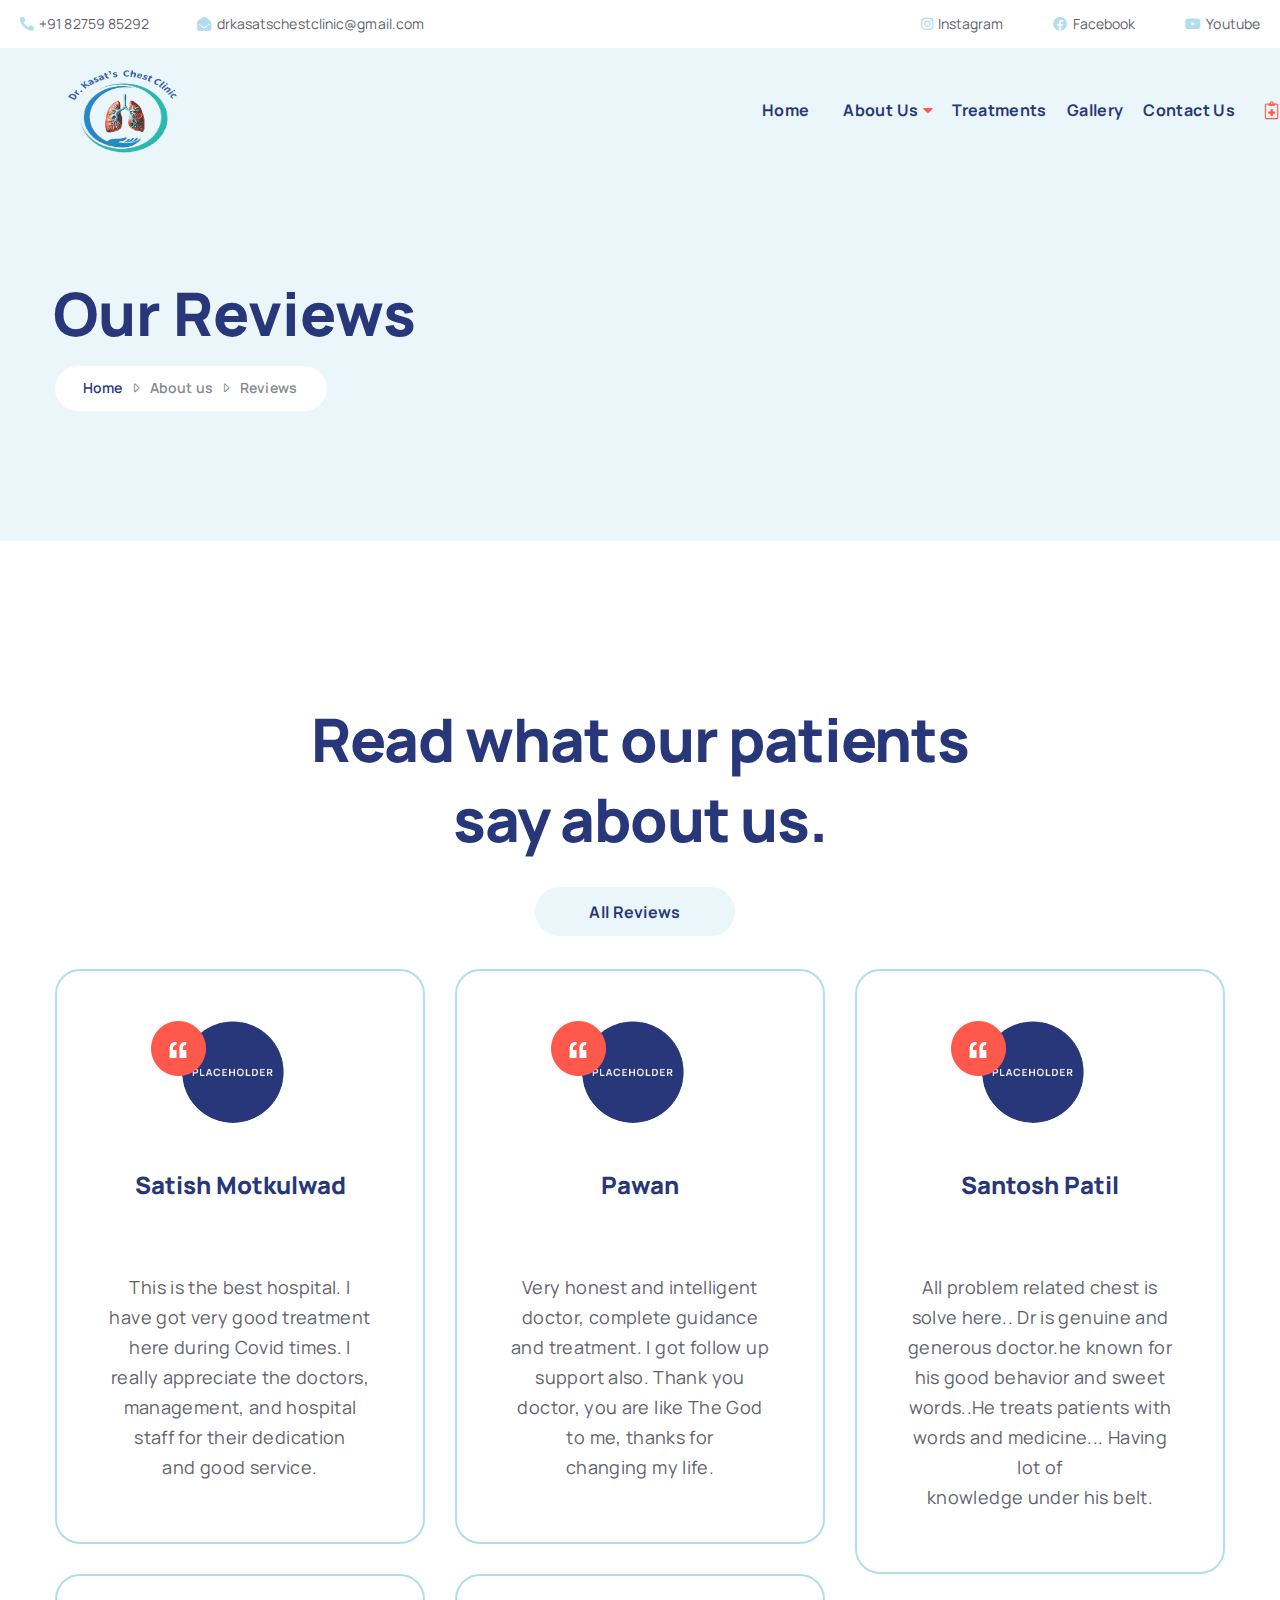
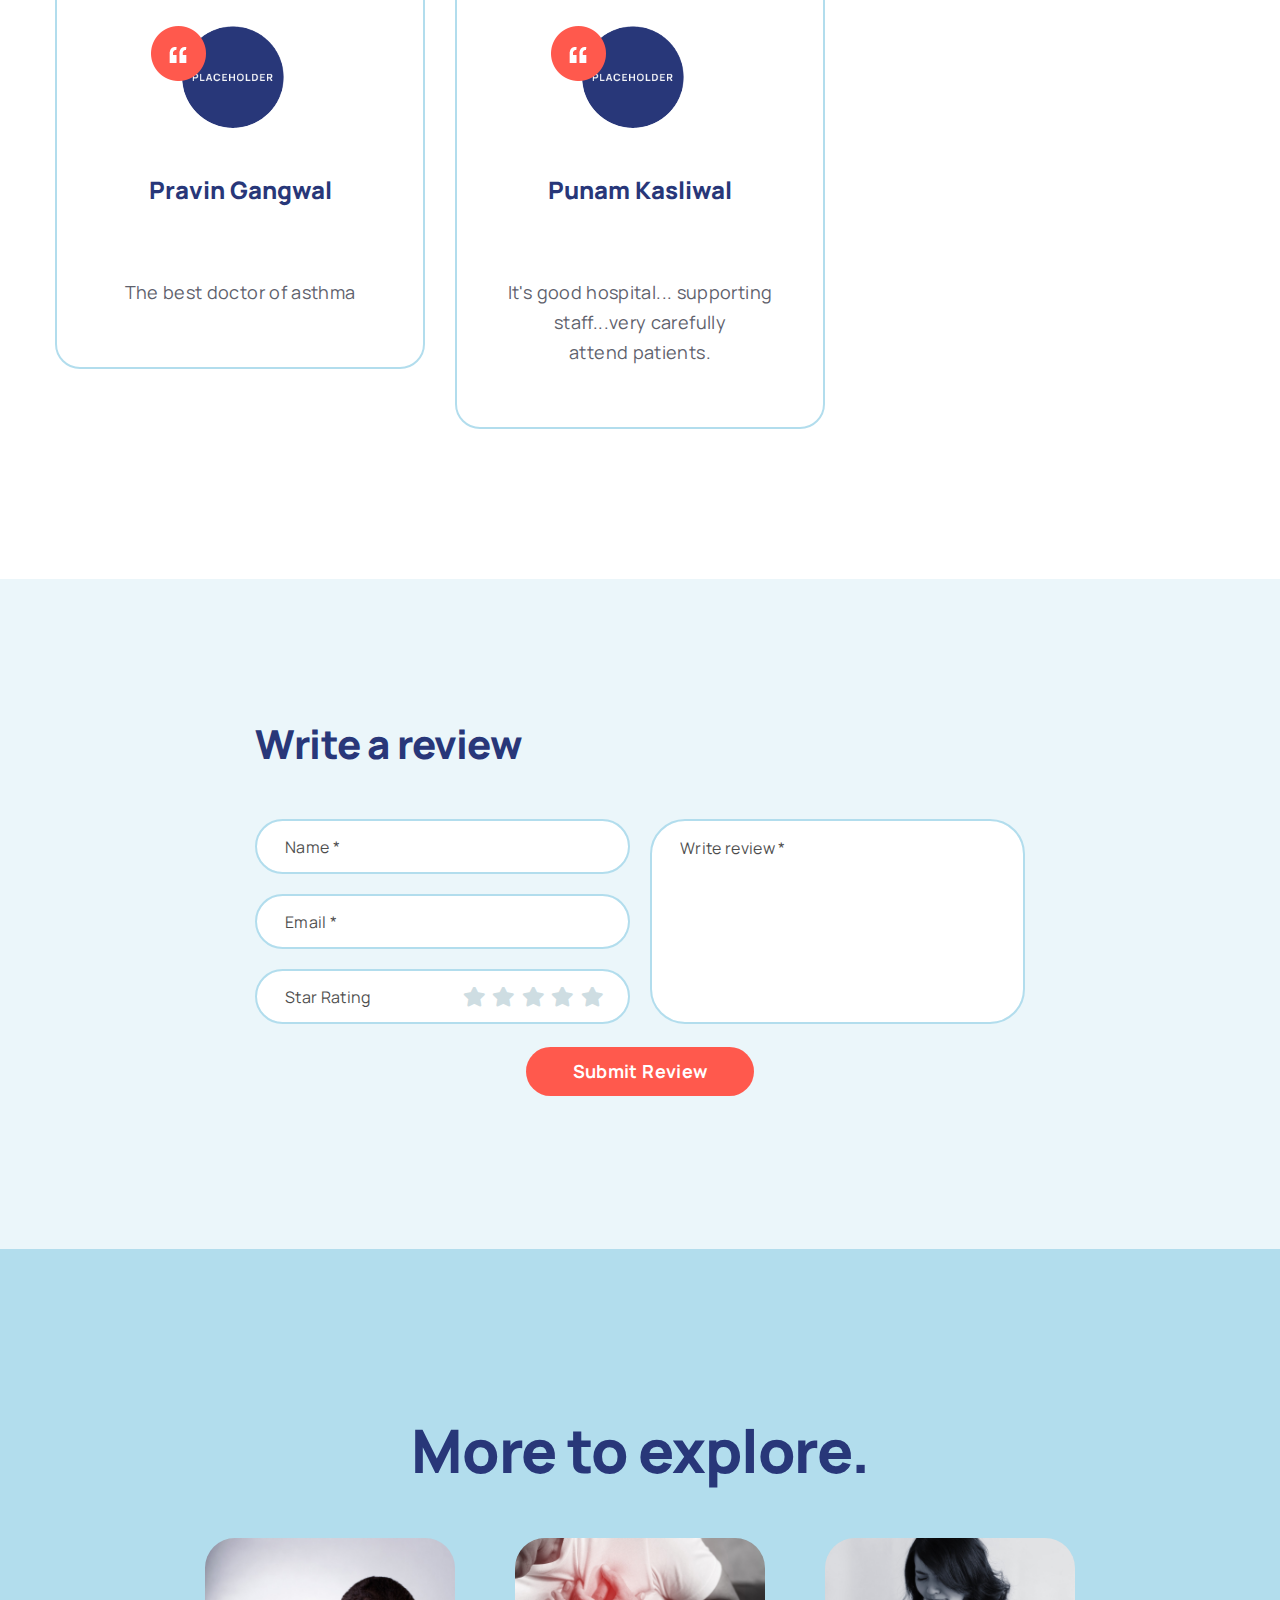
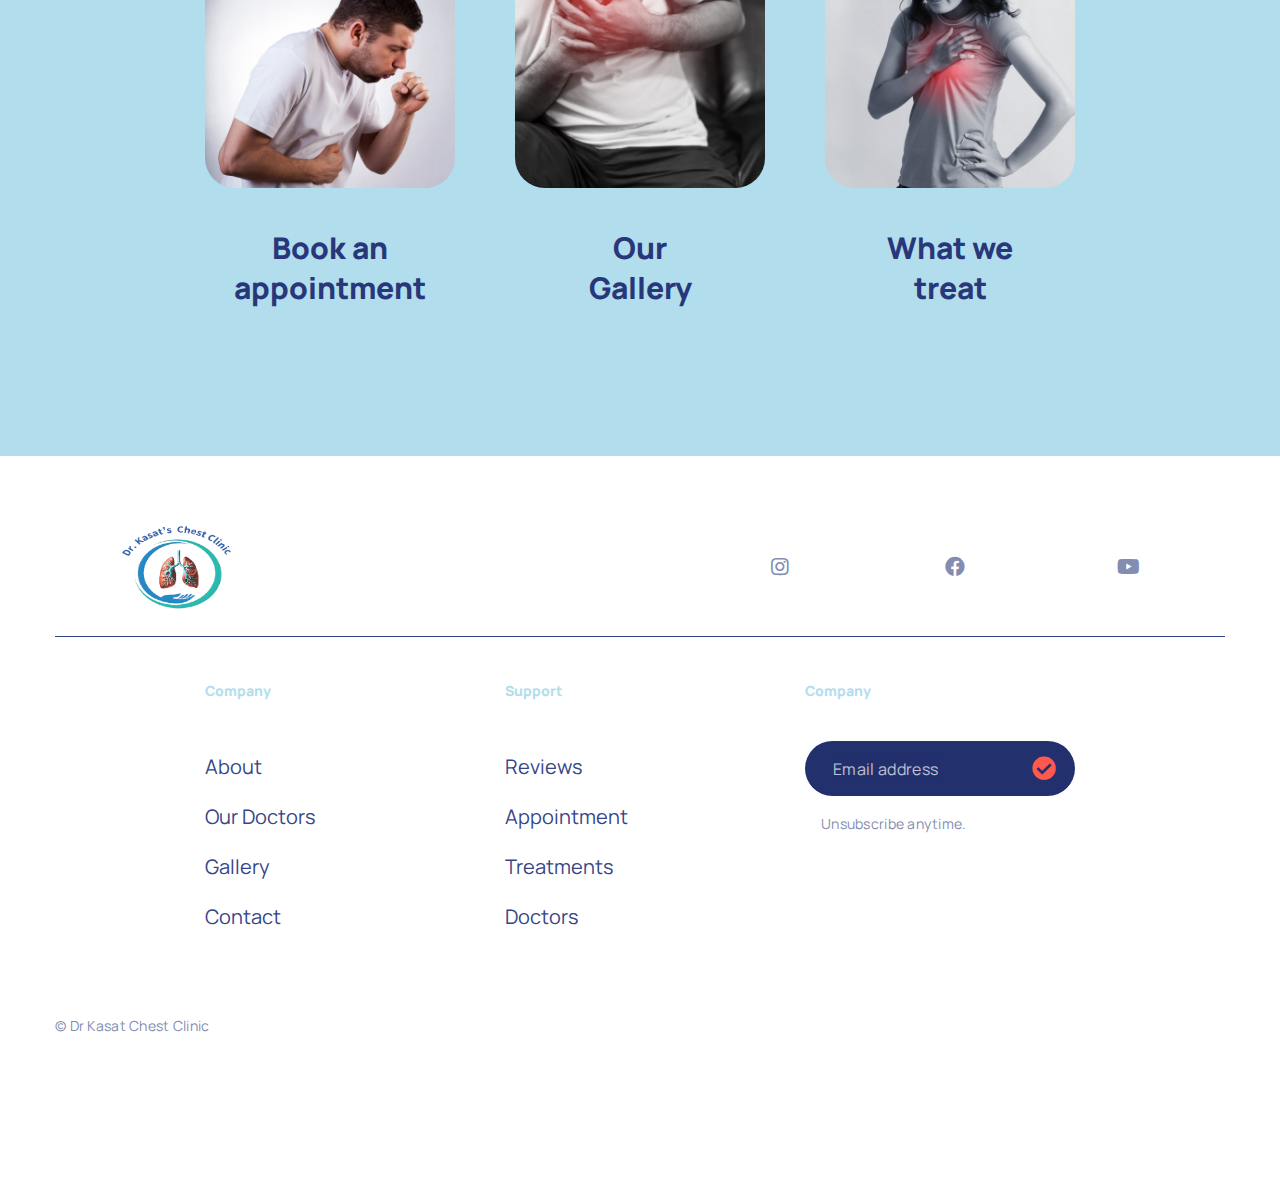
<file: reviews.html>
<!DOCTYPE html>
<html lang="en">
<head>
	<meta charset="UTF-8">
	<meta name="viewport" content="width=device-width, initial-scale=1.0, minimum-scale=1.0">

	<title>Kasat Chest Clinic - Reviews</title>
	<meta name="keywords" content="Kasat Chest Clinic" />
	<meta name="description" content="Kasat Chest Clinic">
		
	<!-- Favicon -->
    <link rel="icon" type="image/x-icon" href="assets/images/Dr._Kasat-removebg-preview.png">
	
	
	
	<!-- Plugins CSS File -->
	<link rel="stylesheet" href="assets/css/bootstrap.min.css">
	<link rel="stylesheet" href="assets/css/plugins/owl.carousel.min.css">
    <link rel="stylesheet" href="assets/css/plugins/datepicker.min.css">
    <link rel="stylesheet" href="assets/css/plugins/bs-rating.css">

	<!-- Main CSS File -->
	<link rel="stylesheet" href="assets/css/style.min.css">
	<link rel="stylesheet" href="assets/vendor/fontawesome/css/all.min.css">
	
</head>
<body>
    <!------------------------------------------------
	loading overlay - start
	------------------------------------------------>
	<div class="loading-overlay">
		<div class="bounce-loader">
			<div class="bounce1"></div>
			<div class="bounce2"></div>
			<div class="bounce3"></div>
		</div>
	</div>
	<!------------------------------------------------
	loading overlay - end
	------------------------------------------------>
    <div class="page-wrapper">
        <!------------------------------------------------
		navigation - start
		------------------------------------------------>
		<header class="header">
            <div class="header-top">
                <div class="container-fluid">
                    <div class="header-left">
                        <ul class="top-menu top-link-menu">
							<li><a href="tel:#" class="link-phone"><i class="fas fa-phone"></i>+91 82759 85292</a></li>
                            <li><a href="#" class="link-email"><i class="fas fa-envelope-open"></i>drkasatschestclinic@gmail.com</a></li>
                        </ul>
                    </div>
                    <div class="header-right">
                        <ul class="top-menu">
                            <li><a href="https://www.instagram.com/drkasatschestclinic" class="social-link"><i class="fab fa-instagram"></i>Instagram</a></li>
                            <li><a href="https://www.facebook.com/profile.php?id=61568755910365" class="social-link"><i class="fab fa-facebook"></i>Facebook</a></li>
                            <li><a href="https://www.youtube.com/@DrKasatsChestClinic" class="social-link"><i class="fab fa-youtube"></i>Youtube</a></li>
                        </ul>
                    </div>
                </div>
                
            </div>
            <div class="header-middle sticky-header">
                <div class="header-left">
                    <a href="index.html" class="logo">
                        <h1 class="mb-0"><img src="assets/images/logo-1.png" alt="Caremed Logo" width="185" height="48"></h1>
                    </a>
                </div>
                <div class="header-right">
                    <button class="mobile-menu-toggler">
                        <span class="sr-only">Toggle mobile menu</span>
                        <i class="fal fa-bars"></i>
                    </button>
					<nav class="main-nav ls-20">
                        <ul class="menu sf-arrows">
                            <li class="megamenu-container active">
                                <a href="index.html" class="sf-with-ul">Home</a>

                            </li>
                            <li>
                                <a href="about.html" class="sf-with-ul">About Us<i class="fas fa-caret-down"></i></a>
                                <ul class="sub-menu">
								
										<li><a href="doctors.html"><i class="fas fa-angle-right"></i>Our Team</a></li>
										<li><a href="doctors-detailed.html"><i class="fas fa-angle-right"></i>Achievements</a></li>
										
								<li class="li-with-arrow">
									<a href="events.html"><i class="fas fa-angle-right"></i>Events<i class="far fa-caret-right"></i></a>
									
								</li>
										<li class="li-with-arrow">
											<a href="reviews.html"><i class="fas fa-angle-right"></i>Reviews<i class="far fa-caret-right"></i></a>
										</li>
									
                                </ul>
                            </li>
							<li>
								<a href="treatments.html">Treatments</a>
							</li>
                            <li>
                                <a href="gallery.html">Gallery</a>
                            </li>
                            <li>
                                <a href="contact-us.html">Contact Us</a>
                            </li>
                        </ul><!-- End .menu -->
                    </nav><!-- End .main-nav -->
					
                    <a href="contact-us.html" class="btn btn-sm btn-primary-color ls-0">
						<span>Book an Appointment</span>
					</a>
                    <a href="contact-us.html" class="icon-alt"><i class="fal fa-notes-medical"></i></a>
                  
                   
                </div>
            </div>
        </header>
		<!------------------------------------------------
		navigation - end
		------------------------------------------------>
        <main class="main">
            <!------------------------------------------------
			page header - start
			------------------------------------------------>
            <div class="page-header bg-more-light">
                <div class="container">
                    <h2 class="page-title">Our Reviews</h2>
                    <nav aria-label="breadcrumb" class="breadcrumb-nav">
                        <ol class="breadcrumb">
                            <li class="breadcrumb-item"><a href="index.html">Home</a></li>
                            <li class="breadcrumb-item active"><a href="about.html">About us</a></li>
                            <li class="breadcrumb-item active" aria-current="page">Reviews</li>
                        </ol>
                    </nav>
                </div>
            </div>
            <!------------------------------------------------
			page header - end
			------------------------------------------------>
            <!------------------------------------------------
			review section - start
			------------------------------------------------>
            <div class="container review-section">
                <div class="row">
                    <div class="col-lg-12 offset-lg-0 col-sm-8 offset-sm-2 col-10 offset-1">
                        <h2 class="ls-n-20 text-center section-heading">Read what our patients say about us.</h2>
                        <div class="filter-form review-filter-form">
                            <a href="#" class="btn btn-form grid-filter-item filter-clear ls-20" data-filter="*">
                                <span>All Reviews</span>
                            </a>
                        </div>
                    </div>
                </div>
                <div class="grid-container row" id="reviews" data-layout="fitRows">
                    <div class="col-10 offset-1 col-sm-8 offset-sm-2 col-lg-4 offset-lg-0 pf-recent">
                        <div class="card card-review text-center mt-3">
                            <figure>
                                <img src="assets/images/avatar/avatar-6.png" class="avatar customer-avatar" alt="Avatar" width="102" height="102">
                                <img src="assets/images/demos/demo-1/icons/icon-quote.png" class="quote-icon" alt="Icon-quote" width="55" height="55">
                            </figure>
                            <div class="card-content">
                                <h4 class="review-author">Satish Motkulwad</h4>
                        
                                <div class="ratings-container">
                                    <div class="ratings">
                                        <div class="ratings-val" style="width: 100%;"></div>
                                    </div>
                                </div>
                                <p class="review-desc">
                                    This is the best hospital. I have got very good treatment here during Covid times.
                                    I really appreciate the doctors, management, and hospital staff for their dedication and good service.
                                </p>
                            </div>
                        </div>
                    </div>
                    <div class="col-10 offset-1 col-sm-8 offset-sm-2 col-lg-4 offset-lg-0 pf-popular">
                        <div class="card card-review text-center mt-3">
                            <figure>
                                <img src="assets/images/avatar/avatar-7.png" class="avatar customer-avatar" alt="Avatar" width="102" height="102">
                                <img src="assets/images/demos/demo-1/icons/icon-quote.png" class="quote-icon" alt="Icon-quote" width="55" height="55">
                            </figure>
                            <div class="card-content">
                                <h4 class="review-author">Pawan </h4>
                                <div class="ratings-container">
                                    <div class="ratings">
                                        <div class="ratings-val" style="width: 100%;"></div>
                                    </div>
                                </div>
                                <p class="review-desc">
                                    Very honest and intelligent doctor, complete guidance and treatment.
                                    I got follow up support also. Thank you doctor, you are like The God to me, thanks for changing my life.
                                </p>
                            </div>
                        </div>
                    </div>
                    <div class="col-10 offset-1 col-sm-8 offset-sm-2 col-lg-4 offset-lg-0 pf-recent">
                        <div class="card card-review text-center mt-3">
                            <figure>
                                <img src="assets/images/avatar/avatar-8.png" class="avatar customer-avatar" alt="Avatar" width="102" height="102">
                                <img src="assets/images/demos/demo-1/icons/icon-quote.png" class="quote-icon" alt="Icon-quote" width="55" height="55">
                            </figure>
                            <div class="card-content">
                                <h4 class="review-author">Santosh Patil</h4>
                                <div class="ratings-container">
                                    <div class="ratings">
                                        <div class="ratings-val" style="width: 100%;"></div>
                                    </div>
                                </div>
                                <p class="review-desc">
                                    All problem related chest is solve here.. Dr is genuine and generous doctor.he known for his good behavior and sweet words..He treats patients with words and medicine... Having lot of knowledge under his belt.
                                </p>
                            </div>
                        </div>
                    </div>
                    <div class="col-10 offset-1 col-sm-8 offset-sm-2 col-lg-4 offset-lg-0 pf-recent">
                        <div class="card card-review text-center mt-3">
                            <figure>
                                <img src="assets/images/avatar/avatar-8.png" class="avatar customer-avatar" alt="Avatar" width="102" height="102">
                                <img src="assets/images/demos/demo-1/icons/icon-quote.png" class="quote-icon" alt="Icon-quote" width="55" height="55">
                            </figure>
                            <div class="card-content">
                                <h4 class="review-author">Pravin Gangwal</h4>
                                <div class="ratings-container">
                                    <div class="ratings">
                                        <div class="ratings-val" style="width: 100%;"></div>
                                    </div>
                                </div>
                                <p class="review-desc">
                                    The best doctor of asthma
                                </p>
                            </div>
                        </div>
                        
                    </div>
                    <div class="col-10 offset-1 col-sm-8 offset-sm-2 col-lg-4 offset-lg-0 pf-recent">
                        <div class="card card-review text-center mt-3">
                            <figure>
                                <img src="assets/images/avatar/avatar-8.png" class="avatar customer-avatar" alt="Avatar" width="102" height="102">
                                <img src="assets/images/demos/demo-1/icons/icon-quote.png" class="quote-icon" alt="Icon-quote" width="55" height="55">
                            </figure>
                            <div class="card-content">
                                <h4 class="review-author">Punam Kasliwal</h4>
                                <div class="ratings-container">
                                    <div class="ratings">
                                        <div class="ratings-val" style="width: 100%;"></div>
                                    </div>
                                </div>
                                <p class="review-desc">
                                    It's good hospital... supporting staff...very carefully attend patients.
                                </p>
                            </div>
                        </div>
                        
                    </div>
                </div>
                <!-- <div class="pagination">
                    <a class="active" href="#">1</a>
                    <a  href="#">2</a>
                </div> -->
            </div>
            <!------------------------------------------------
			review section - end
			------------------------------------------------>
            <!------------------------------------------------
		    review form - start
		    ------------------------------------------------>
            <div class="bg-more-light review-form-section">
                <div class="container">
                    <form class="review-form">
                        <div class="row">
                            <div class="col-lg-6 offset-lg-0 col-sm-8 offset-sm-2 col-10 offset-1">
                                <h3 class="form-title ls-n-20">Write a review</h3>
                            </div>
                        </div>
                        <div class="row row-joined">
                            <div class="col-lg-6 offset-lg-0 col-sm-8 offset-sm-2 col-10 offset-1">
                                <div class="input-group input-light input-review">
                                    <input type="text" class="form-control" placeholder="Name *">
                                </div>
                                <div class="input-group input-light input-review">
                                    <input type="text" class="form-control" placeholder="Email *">
                                </div>
                                <div class="input-group input-light input-review">
                                    <input type="text" class="form-control" placeholder="Star Rating" disabled>
                                    <input id="input-2" type="number" class="rating" data-symbol="&#xe795;" data-step="0.1" max="5" data-stars="5" data-size="sm" data-default-caption="{rating} Cups" data-star-captions="{}">
                                </div>
                            </div>
                            <div class="col-lg-6 offset-lg-0 col-sm-8 offset-sm-2 col-10 offset-1">
                                <div class="input-group input-light input-review h-100">
                                    <textarea class="form-control text-area h-100" placeholder="Write review *"></textarea>
                                </div>
                            </div>
                        </div>
                        <div class="row">
                            <div class="col-lg-12 offset-lg-0 d-lg-flex justify-content-lg-center col-sm-8 offset-sm-2 col-10 offset-1">
                                <div class="banner-actions">
                                    <button type="submit" class="btn btn-form btn-secondary-color mr-0">
                                        <span>Submit Review</span>
                                    </button>
                                </div>
                            </div>
                        </div>
                    </form>
                </div>
            </div>
            <!------------------------------------------------
		    review form - end
		    ------------------------------------------------>
            <div class="bg-light-color explore-section">
				<div class="container">
					<h2 class="ls-n-20 text-center section-heading">More to explore.</h2>
                    <div class="explore-section-row">
                        <div class="image-box explore-card text-center">
                            <a href="contact-us.html">
                                <figure>
                                    <img src="assets/images/other/treat-1.jpg" class="w-100" alt="Blog" style="height: 250px;">
                                    <div class="hover">
                                        <div class="circle">
                                            <i class="fas fa-link"></i>
                                        </div>
                                    </div>
                                </figure>
                                <div class="box-content">
                                    <h4 class="box-title">Book an<br>appointment</h4>
                                </div>
                            </a>
                        </div>
                        <div class="image-box explore-card text-center">
                            <a href="gallery.html">
                            <figure>
                                <img src="assets/images/other/treat-2.jpg" class="w-100" alt="Blog"style="height: 250px;">
                                <div class="hover">
                                    <div class="circle">
                                        <i class="fas fa-link"></i>
                                    </div>
                                </div>
                            </figure>
                            <div class="box-content">
                                <h4 class="box-title">Our <br> Gallery</h4>
                            </div>
                            </a>
                        </div>
                        <div class="image-box explore-card text-center">
                            <a href="treatments.html">
                            <figure>
                                <img src="assets/images/other/treat-3.jpg" class="w-100" alt="Blog"style="height: 250px;">
                                <div class="hover">
                                    <div class="circle">
                                        <i class="fas fa-link"></i>
                                    </div>
                                </div>
                            </figure>
                            <div class="box-content">
                                <h4 class="box-title">What we<br>treat</h4>
                            </div>
                            </a>
                        </div>
                    </div>
				</div>
			</div>
        </main>
        <!------------------------------------------------
		footer - start
		------------------------------------------------>
        <footer class="footer">
			<div class="container">
				<div class="footer-top">
					<div class="row d-flex align-items-center justify-content-center">
						<div class="col-lg-6 col-sm-7 col-10">
							<a href="index.html" class="logo">
								<img src="assets/images/logo-1.png" alt="Caremed Logo" width="185" height="48">
							</a>
						</div>
						<div class="col-lg-6 col-sm-7 col-10 d-lg-flex justify-content-lg-end">
							<div class="social-links">
								<a href="https://www.instagram.com/drkasatschestclinic" class="social-link"><i class="fab fa-instagram"></i><span>Instagram</span></a>
								<a href="https://www.facebook.com/profile.php?id=61568755910365" class="social-link"><i class="fab fa-facebook"></i><span>Facebook</span></a>
								<a href="https://www.youtube.com/@DrKasatsChestClinic" class="social-link"><i class="fab fa-youtube"></i><span>Youtube</span></a>
							</div>
						</div>
					</div>
				</div>
				<div class="footer-middle">
					<div class="container">
						<div class="row d-flex justify-content-center">
							<div class="col-lg-3 col-sm-7 col-10">
								<div class="info-box">
									<h6 class="info-title">Company</h6>
									<ul class="info-list">
										<li><a href="about.html" class="info-link" style="color: #364587 !important;">About</a></li>
										<li><a href="doctors.html" class="info-link" style="color: #364587 !important;">Our Doctors</a></li>
										
										<li><a href="gallery.html" class="info-link" style="color: #364587 !important;">Gallery</a></li>
										<li><a href="contact-us.html" class="info-link" style="color: #364587 !important;">Contact</a></li>
									</ul>
								</div>
							</div>
							<div class="col-lg-3 col-sm-7 col-10">
								<div class="info-box">
									<h6 class="info-title">Support</h6>
									<ul class="info-list">
										<li><a href="reviews.html" class="info-link"style="color: #364587 !important;">Reviews</a></li>
										<li><a href="contact-us.html" class="info-link"style="color: #364587 !important;">Appointment</a></li>
										<li><a href="treatments.html" class="info-link"style="color: #364587 !important;">Treatments</a></li>
										<li><a href="doctors.html" class="info-link"style="color: #364587 !important;">Doctors</a></li>
									</ul>
								</div>
							</div>
							<div class="col-lg-3 col-sm-7 col-10">
								<div class="info-box">
									<h6 class="info-title">Company</h6>
									<form class="input-group input-footer">
										<input type="email" class="form-control" placeholder="Email address" required>
										<button type="submit" class="form-action"><i class="fas fa-check-circle"></i></button>
									</form>
									<p>Unsubscribe anytime.</p>
								</div>
							</div>
						</div>
					</div>
				</div>
				<div class="footer-bottom">
					<div class="row d-flex justify-content-center">
						<div class="col-lg-12 col-sm-7 col-10">
							<p>© Dr Kasat Chest Clinic</p>
						</div>
					</div>
				</div>
			</div>
		</footer>
		<!------------------------------------------------
		footer - end
		------------------------------------------------>
    </div>
    <button id="scroll-top" title="Back to Top"><i class="fal fa-angle-up"></i></button>
    
    
    <div class="mobile-menu-overlay"></div>

    <div class="mobile-menu-container mobile-menu-light">
        <div class="mobile-menu-wrapper">
            <span class="mobile-menu-close"><i class="fal fa-times"></i></span>

            <form class="input-group input-light input-search" action="#">
                                <input type="text" class="form-control search-control" placeholder="search" required>
                                <button type="submit" class="btn-search"><i class="fas fa-search"></i></button>
                            </form>
            
                            <nav class="main-nav ls-20">
                                <ul class="menu sf-arrows">
                                    <li class="megamenu-container active">
                                        <a href="index.html" class="sf-with-ul">Home</a>
        
                                    </li>
                                    <li>
                                        <a href="about.html" class="sf-with-ul">About Us<i class="fas fa-caret-down"></i></a>
                                        <ul class="sub-menu">
                                        
                                                <li><a href="doctors.html"><i class="fas fa-angle-right"></i>Our Team</a></li>
                                                <li><a href="doctors-detailed.html"><i class="fas fa-angle-right"></i>Achievements</a></li>
                                                
                                        <li class="li-with-arrow">
                                            <a href="events.html"><i class="fas fa-angle-right"></i>Events<i class="far fa-caret-right"></i></a>
                                            
                                        </li>
                                                <li class="li-with-arrow">
                                                    <a href="reviews.html"><i class="fas fa-angle-right"></i>Reviews<i class="far fa-caret-right"></i></a>
                                                </li>
                                            
                                        </ul>
                                    </li>
                                    <li>
                                        <a href="treatments.html">Treatments</a>
                                    </li>
                                    <li>
                                        <a href="gallery.html">Gallery</a>
                                    </li>
                                    <li>
                                        <a href="contact-us.html">Contact Us</a>
                                    </li>
                                </ul><!-- End .menu -->
                            </nav><!-- End .mobile-nav -->

            <div class="social-icons mt-6">
                <a href="#" class="social-icon" target="_blank" title="Twitter"><i class="fab fa-twitter"></i></a>
                <a href="#" class="social-icon" target="_blank" title="Facebook"><i class="fab fa-facebook"></i></a>
                <a href="#" class="social-icon" target="_blank" title="Youtube"><i class="fab fa-youtube"></i></a>
            </div><!-- End .social-icons -->

            <div class="mobile-actions">
                <a href="contact-us.html" class="btn btn-secondary-color btn-xs">Book Appointment</a>
            </div><!-- End .mobile-actions -->
        </div><!-- End .mobile-menu-wrapper -->
    </div><!-- End .mobile-menu-container -->
    
    
    <!-- Plugins JS File -->
    <script src="assets/js/jquery.min.js"></script>
    <script src="assets/js/bootstrap.bundle.min.js"></script>
    <script src="assets/js/jquery.waypoints.min.js"></script>
    <script src="assets/js/plugins/owl.carousel.min.js"></script>
    <script src="assets/js/plugins/datepicker.min.js"></script>
    <script src="assets/js/plugins/imagesloaded.pkgd.min.js"></script>
    <script src="assets/js/plugins/isotope.pkgd.min.js"></script>
    <script src="assets/js/plugins/star-rating.js"></script>
    
    <!-- Main JS File -->
    <script src="assets/js/main.min.js"></script>
    
    <!-- Isotope Filter -->
    <script>

        var $container = null;

        jQuery(window).on( 'load', function(){

            $container = $('#reviews');

            $container.isotope({ transitionDuration: '0.65s' });

            $('.grid-filter-item').click(function(){
                $('.grid-filter-item').removeClass('activeFilter');
                $(this).addClass('activeFilter');
                var selector = $(this).attr('data-filter');
                $container.isotope({ filter: selector });
                return false;
            });

            $(window).resize(function() {
                $container.isotope('layout');
            });

        });

        
    </script>

</body>
</html>
</file>
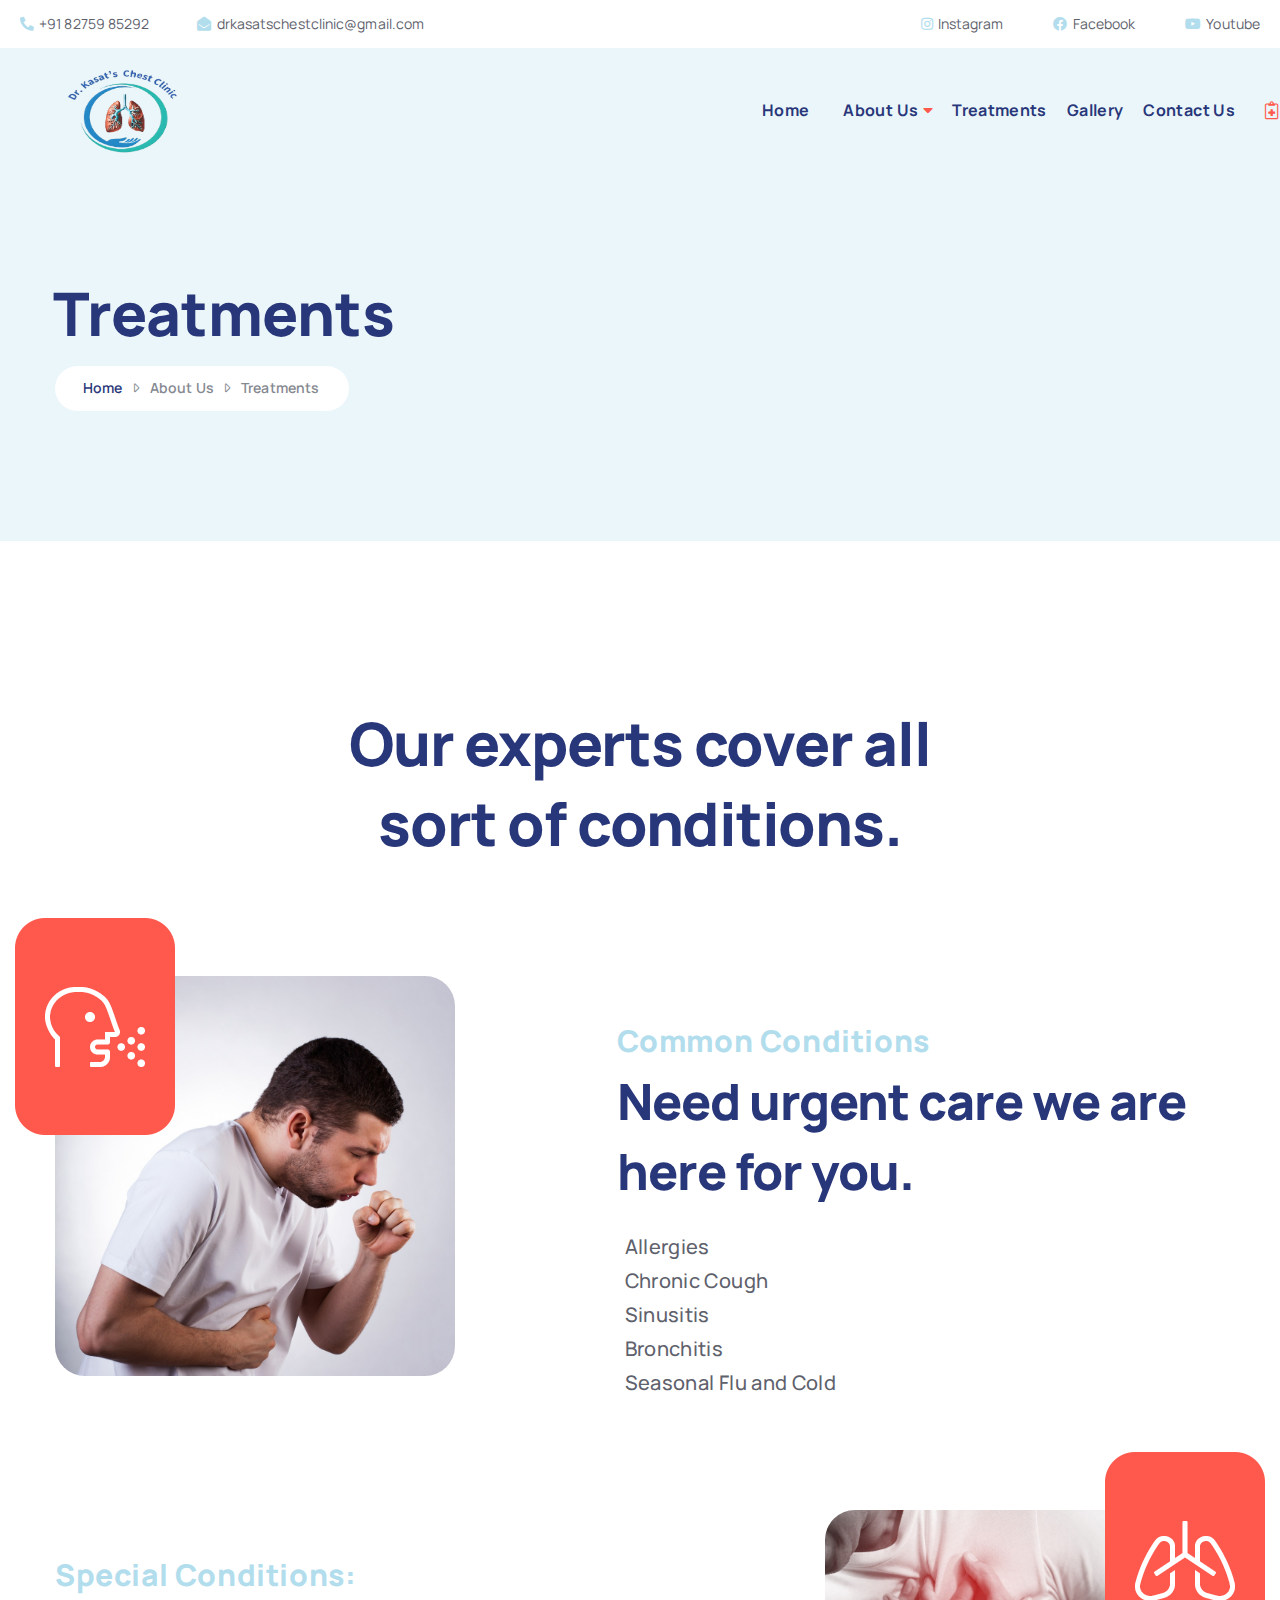
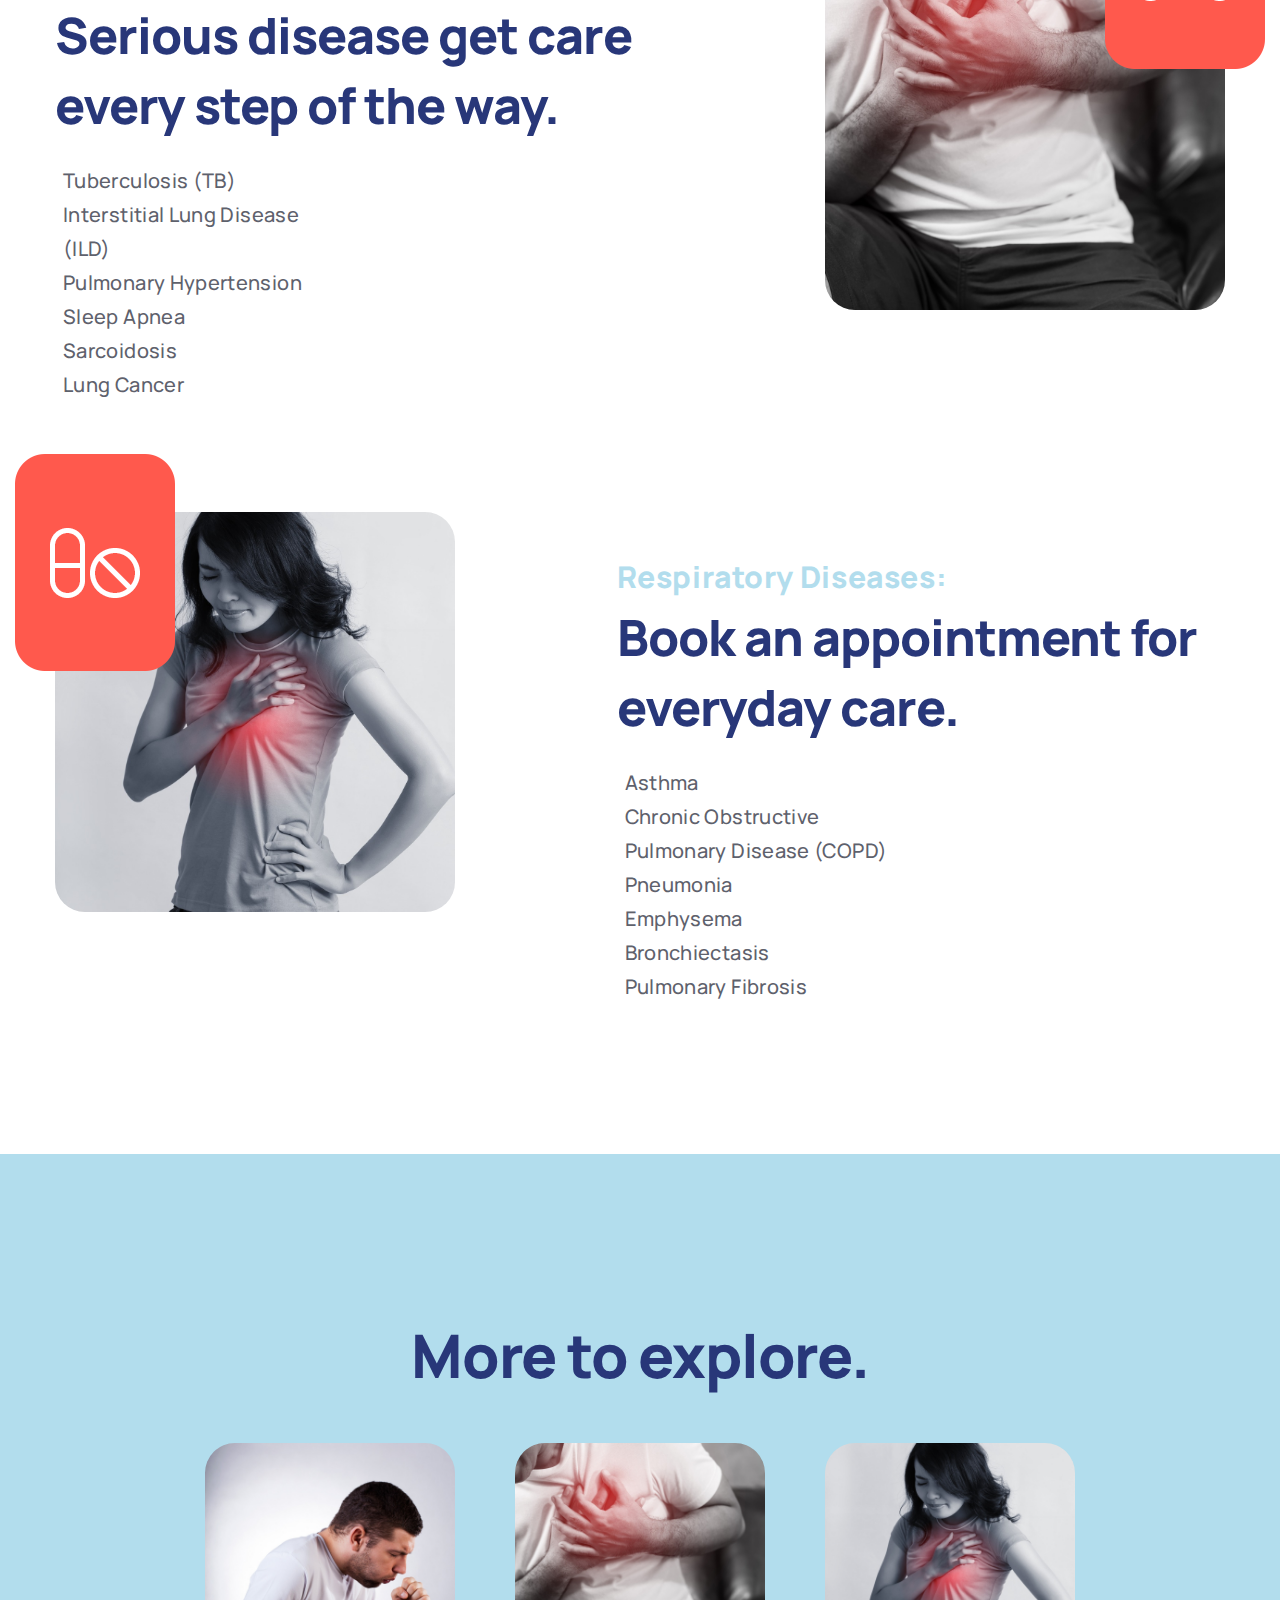
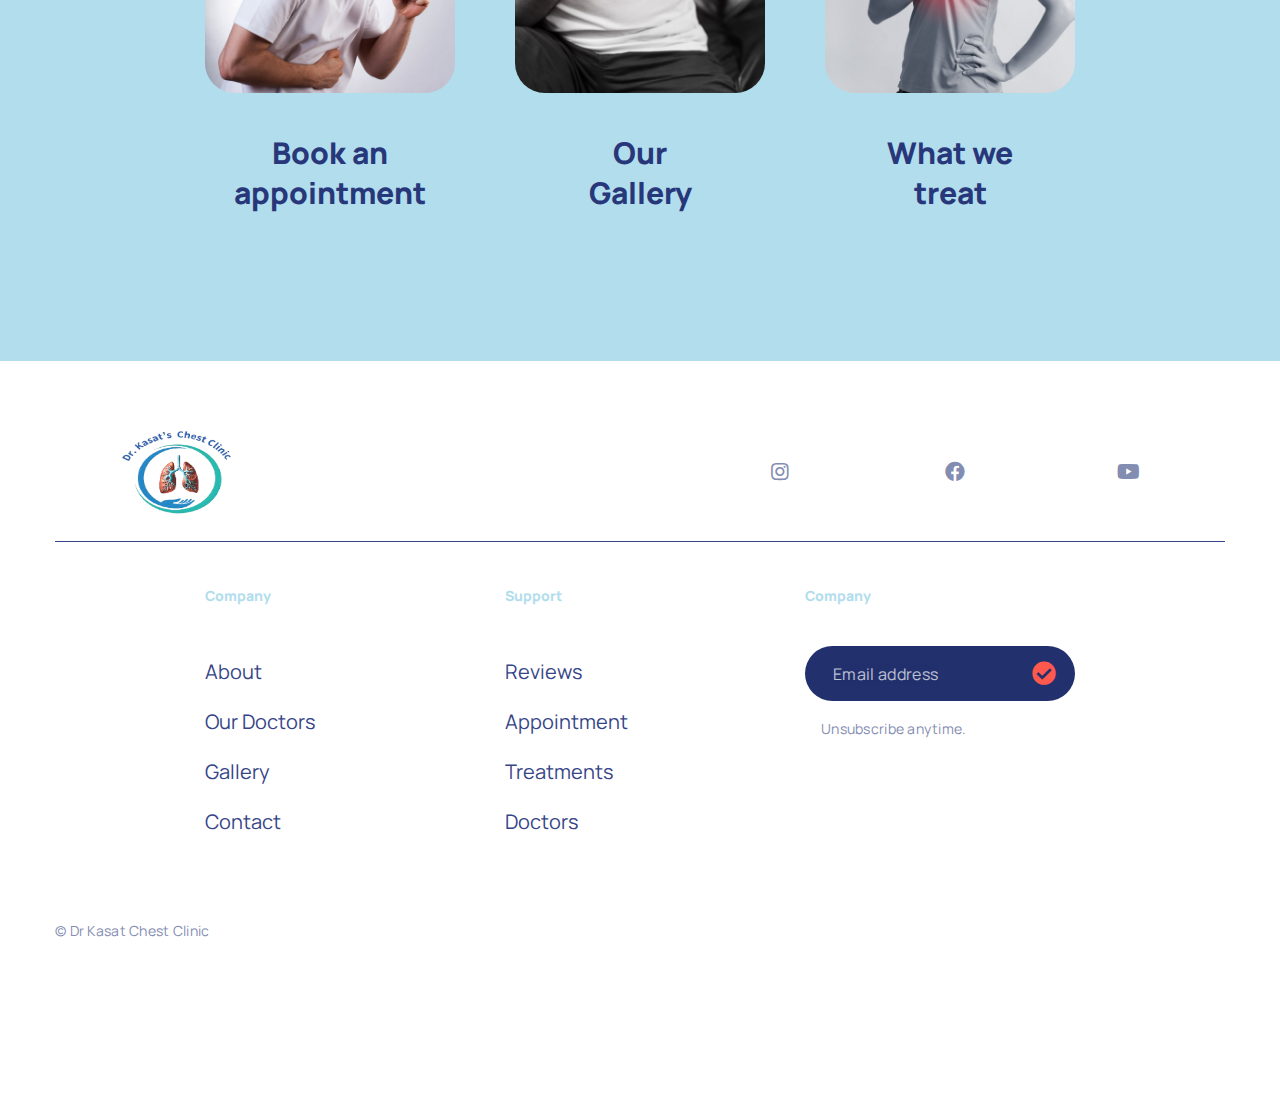
<file: treatments.html>
<!DOCTYPE html>
<html lang="en">
<head>
	<meta charset="UTF-8">
	<meta name="viewport" content="width=device-width, initial-scale=1.0, minimum-scale=1.0">

	<title>Kasat Chest Clinic - Treatments</title>
	<meta name="keywords" content="Kasat Chest Clinic" />
	<meta name="description" content="Kasat Chest Clinic">
		
	<!-- Favicon -->
    <link rel="icon" type="image/x-icon" href="assets/images/Dr._Kasat-removebg-preview.png">
	
	<!-- Plugins CSS File -->
	<link rel="stylesheet" href="assets/css/bootstrap.min.css">
	<link rel="stylesheet" href="assets/css/plugins/owl.carousel.min.css">
    <link rel="stylesheet" href="assets/css/plugins/datepicker.min.css">

	<!-- Main CSS File -->
	<link rel="stylesheet" href="assets/css/style.min.css">
	<link rel="stylesheet" href="assets/vendor/fontawesome/css/all.min.css">
	
</head>
<body> 	
    <!------------------------------------------------
	loading overlay - start
	------------------------------------------------>
	<div class="loading-overlay">
		<div class="bounce-loader">
			<div class="bounce1"></div>
			<div class="bounce2"></div>
			<div class="bounce3"></div>
		</div>
	</div>
	<!------------------------------------------------
	loading overlay - end
	------------------------------------------------>
    <div class="page-wrapper">
        <!------------------------------------------------
		navigation - start
		------------------------------------------------>
		<header class="header">
            <div class="header-top">
                <div class="container-fluid">
                    <div class="header-left">
                        <ul class="top-menu top-link-menu">
							<li><a href="tel:#" class="link-phone"><i class="fas fa-phone"></i>+91 82759 85292</a></li>
                            <li><a href="#" class="link-email"><i class="fas fa-envelope-open"></i>drkasatschestclinic@gmail.com</a></li>
                        </ul>
                    </div>
                    <div class="header-right">
                        <ul class="top-menu">
                            <li><a href="https://www.instagram.com/drkasatschestclinic" class="social-link"><i class="fab fa-instagram"></i>Instagram</a></li>
                            <li><a href="https://www.facebook.com/profile.php?id=61568755910365" class="social-link"><i class="fab fa-facebook"></i>Facebook</a></li>
                            <li><a href="https://www.youtube.com/@DrKasatsChestClinic" class="social-link"><i class="fab fa-youtube"></i>Youtube</a></li>
                        </ul>
                    </div>
                </div>
                
            </div>
            <div class="header-middle sticky-header">
                <div class="header-left">
                    <a href="index.html" class="logo">
                        <h1 class="mb-0"><img src="assets/images/logo-1.png" alt="Caremed Logo" width="185" height="48"></h1>
                    </a>
                </div>
                <div class="header-right">
                    <button class="mobile-menu-toggler">
                        <span class="sr-only">Toggle mobile menu</span>
                        <i class="fal fa-bars"></i>
                    </button>
					<nav class="main-nav ls-20">
                        <ul class="menu sf-arrows">
                            <li class="megamenu-container active">
                                <a href="index.html" class="sf-with-ul">Home</a>

                            </li>
                            <li>
                                <a href="about.html" class="sf-with-ul">About Us<i class="fas fa-caret-down"></i></a>
                                <ul class="sub-menu">
								
										<li><a href="doctors.html"><i class="fas fa-angle-right"></i>Our Team</a></li>
										<li><a href="doctors-detailed.html"><i class="fas fa-angle-right"></i>Achievements</a></li>
										
								<li class="li-with-arrow">
									<a href="events.html"><i class="fas fa-angle-right"></i>Events<i class="far fa-caret-right"></i></a>
									
								</li>
										<li class="li-with-arrow">
											<a href="reviews.html"><i class="fas fa-angle-right"></i>Reviews<i class="far fa-caret-right"></i></a>
										</li>
									
                                </ul>
                            </li>
							<li>
								<a href="treatments.html">Treatments</a>
							</li>
                            <li>
                                <a href="gallery.html">Gallery</a>
                            </li>
                            <li>
                                <a href="contact-us.html">Contact Us</a>
                            </li>
                        </ul><!-- End .menu -->
                    </nav><!-- End .main-nav -->
				
                    <a href="contact-us.html" class="btn btn-sm btn-primary-color ls-0">
						<span>Book an Appointment</span>
					</a>
                    <a href="contact-us.html" class="icon-alt"><i class="fal fa-notes-medical"></i></a>
                  
                   
                </div>
            </div>
        </header>
		<!------------------------------------------------
		navigation - end
		------------------------------------------------>
        <main class="main">
            <!------------------------------------------------
		    page header - start
		    ------------------------------------------------>
            <div class="page-header bg-more-light">
                <div class="container">
                    <h2 class="page-title">Treatments</h2>
                    <nav aria-label="breadcrumb" class="breadcrumb-nav">
                        <ol class="breadcrumb">
                            <li class="breadcrumb-item"><a href="index.html">Home</a></li>
                            <li class="breadcrumb-item active"><a href="about.html">About Us</a></li>
                            <li class="breadcrumb-item active" aria-current="page">Treatments</li>
                        </ol>
                    </nav>
                </div>
            </div>
            <!------------------------------------------------
		    page header - end
		    ------------------------------------------------>
            <!------------------------------------------------
			step section section - start
			------------------------------------------------>
            <div class="container step-section">
                <div class="row d-flex justify-content-center">
                    <div class="col-lg-12 col-md-8 col-sm-8 col-10">
                        <h2 class="ls-n-20 text-center section-heading">Our experts cover all sort of conditions.</h2>
                    </div>
                </div>
                <div class="row d-flex justify-content-center">
                <div class="banner-aside align-items-lg-start d-md-flex col-lg-12 col-md-8 col-sm-8 col-10">
                    <figure class="mr-xl-10 mr-lg-5 mr-md-3">
                        <img src="assets/images/other/treat-1.jpg" class="img-aside" alt="Banner-aside" width="470" height="447"v style="height: 400px;">
                        <img src="assets/images/demos/demo-6/puzzle/puzzle-1.png" class="puzzle" alt="Puzzle" width="160" height="217">
                    </figure>
                    <div class="banner-content mt-5">
                        <p class="banner-subtitle">Common Conditions</p>
                        <h3 class="banner-title">Need urgent care we are here for you.</h3>
                        <div class="row">
                            <div class="col-md-6 col-xl-6">
                                <ul class="card-menu ls-20 mb-0">
                                    <li class="menu-item"><a  class="item-link">Allergies</a></li>
                                    <li class="menu-item"><a  class="item-link">Chronic Cough
                                    </a></li>
                                    <li class="menu-item"><a  class="item-link">Sinusitis</a></li>
                                    <li class="menu-item"><a  class="item-link">Bronchitis</a></li>
                                    <li class="menu-item"><a  class="item-link">Seasonal Flu and Cold
                                    </a></li>
                                </ul>
                            </div>
                        </div>
                        
                    </div>
                </div>
                <div class="banner-aside align-items-lg-start d-md-flex img-right col-lg-12 col-md-8 col-sm-8 col-10">
                    <figure>
                        <img src="assets/images/other/treat-2.jpg" class="img-aside" alt="Banner-aside" width="470" height="447"v style="height: 400px;">
                        <img src="assets/images/demos/demo-6/puzzle/puzzle-2.png" class="puzzle" alt="Puzzle" width="160" height="217">
                    </figure>
                    <div class="banner-content mt-5 order-first">
                        <p class="banner-subtitle">Special Conditions:
                        </p>
                        <h3 class="banner-title mr-n-1">Serious disease get care every step of the way.</h3>
                        <div class="row">
                            <div class="col-md-6 col-xl-6">
                                <ul class="card-menu ls-20 mb-0">
                                    <li class="menu-item"><a  class="item-link">Tuberculosis (TB)
                                    </a></li>
                                    <li class="menu-item"><a  class="item-link">Interstitial Lung Disease (ILD)
                                    </a></li>
                                    <li class="menu-item"><a  class="item-link">Pulmonary Hypertension
                                    </a></li>
                                    <li class="menu-item"><a  class="item-link">Sleep Apnea
                                    </a></li>
                                    <li class="menu-item"><a  class="item-link">Sarcoidosis</a></li>
                                    <li class="menu-item"><a  class="item-link"> Lung Cancer
                                    </a></li>
                                </ul>
                            </div>
                        </div>
                    </div>
                </div>
                <div class="banner-aside align-items-lg-start d-md-flex col-lg-12 col-md-8 col-sm-8 col-10">
                    <figure class="mr-xl-10 mr-lg-5 mr-md-3">
                        <img src="assets/images/other/treat-3.jpg" class="img-aside" alt="Banner-aside" width="470" height="447"v style="height: 400px;">
                        <img src="assets/images/demos/demo-6/puzzle/puzzle-3.png" class="puzzle" alt="Puzzle" width="160" height="217">
                    </figure>
                    <div class="banner-content mt-5">
                        <p class="banner-subtitle">Respiratory Diseases:
                        </p>
                        <h3 class="banner-title">Book an appointment for everyday care.</h3>
                        <div class="row">
                            <div class="col-md-6 col-xl-6">
                                <ul class="card-menu ls-20 mb-0">
                                    <li class="menu-item"><a  class="item-link">Asthma</a></li>
                                    <li class="menu-item"><a  class="item-link">Chronic Obstructive Pulmonary Disease (COPD)</a></li>
                                    <li class="menu-item"><a  class="item-link">Pneumonia</a></li>
                                    <li class="menu-item"><a  class="item-link">Emphysema</a></li>
                                    <li class="menu-item"><a  class="item-link">Bronchiectasis</a></li>
                                    <li class="menu-item"><a  class="item-link">Pulmonary Fibrosis</a></li>
                                </ul>
                            </div>
                        </div>
                    </div>
                </div>
                </div>
            </div>
            <!------------------------------------------------
			step section section - end
			------------------------------------------------>
            <!------------------------------------------------
            explore section - start
			------------------------------------------------>
			<div class="bg-light-color explore-section">
				<div class="container">
					<h2 class="ls-n-20 text-center section-heading">More to explore.</h2>
                    <div class="explore-section-row">
                        <div class="image-box explore-card text-center">
                            <a href="contact-us.html">
                                <figure>
                                    <img src="assets/images/other/treat-1.jpg" class="w-100" alt="Blog" style="height: 250px;">
                                    <div class="hover">
                                        <div class="circle">
                                            <i class="fas fa-link"></i>
                                        </div>
                                    </div>
                                </figure>
                                <div class="box-content">
                                    <h4 class="box-title">Book an<br>appointment</h4>
                                </div>
                            </a>
                        </div>
                        <div class="image-box explore-card text-center">
                            <a href="gallery.html">
                            <figure>
                                <img src="assets/images/other/treat-2.jpg" class="w-100" alt="Blog"style="height: 250px;">
                                <div class="hover">
                                    <div class="circle">
                                        <i class="fas fa-link"></i>
                                    </div>
                                </div>
                            </figure>
                            <div class="box-content">
                                <h4 class="box-title">Our <br> Gallery</h4>
                            </div>
                            </a>
                        </div>
                        <div class="image-box explore-card text-center">
                            <a href="treatments.html">
                            <figure>
                                <img src="assets/images/other/treat-3.jpg" class="w-100" alt="Blog"style="height: 250px;">
                                <div class="hover">
                                    <div class="circle">
                                        <i class="fas fa-link"></i>
                                    </div>
                                </div>
                            </figure>
                            <div class="box-content">
                                <h4 class="box-title">What we<br>treat</h4>
                            </div>
                            </a>
                        </div>
                    </div>
				</div>
			</div>
            <!------------------------------------------------
            explore section - end
			------------------------------------------------>
        </main>
        <!------------------------------------------------
		footer - start
		------------------------------------------------>
        <footer class="footer">
			<div class="container">
				<div class="footer-top">
					<div class="row d-flex align-items-center justify-content-center">
						<div class="col-lg-6 col-sm-7 col-10">
							<a href="index.html" class="logo">
								<img src="assets/images/logo-1.png" alt="Caremed Logo" width="185" height="48">
							</a>
						</div>
						<div class="col-lg-6 col-sm-7 col-10 d-lg-flex justify-content-lg-end">
							<div class="social-links">
								<a href="https://www.instagram.com/drkasatschestclinic" class="social-link"><i class="fab fa-instagram"></i><span>Instagram</span></a>
								<a href="https://www.facebook.com/profile.php?id=61568755910365" class="social-link"><i class="fab fa-facebook"></i><span>Facebook</span></a>
								<a href="https://www.youtube.com/@DrKasatsChestClinic" class="social-link"><i class="fab fa-youtube"></i><span>Youtube</span></a>
							</div>
						</div>
					</div>
				</div>
				<div class="footer-middle">
					<div class="container">
						<div class="row d-flex justify-content-center">
							<div class="col-lg-3 col-sm-7 col-10">
								<div class="info-box">
									<h6 class="info-title">Company</h6>
									<ul class="info-list">
										<li><a href="about.html" class="info-link" style="color: #364587 !important;">About</a></li>
										<li><a href="doctors.html" class="info-link" style="color: #364587 !important;">Our Doctors</a></li>
										
										<li><a href="gallery.html" class="info-link" style="color: #364587 !important;">Gallery</a></li>
										<li><a href="contact-us.html" class="info-link" style="color: #364587 !important;">Contact</a></li>
									</ul>
								</div>
							</div>
							<div class="col-lg-3 col-sm-7 col-10">
								<div class="info-box">
									<h6 class="info-title">Support</h6>
									<ul class="info-list">
										<li><a href="reviews.html" class="info-link"style="color: #364587 !important;">Reviews</a></li>
										<li><a href="contact-us.html" class="info-link"style="color: #364587 !important;">Appointment</a></li>
										<li><a href="treatments.html" class="info-link"style="color: #364587 !important;">Treatments</a></li>
										<li><a href="doctors.html" class="info-link"style="color: #364587 !important;">Doctors</a></li>
									</ul>
								</div>
							</div>
							<div class="col-lg-3 col-sm-7 col-10">
								<div class="info-box">
									<h6 class="info-title">Company</h6>
									<form class="input-group input-footer">
										<input type="email" class="form-control" placeholder="Email address" required>
										<button type="submit" class="form-action"><i class="fas fa-check-circle"></i></button>
									</form>
									<p>Unsubscribe anytime.</p>
								</div>
							</div>
						</div>
					</div>
				</div>
				<div class="footer-bottom">
					<div class="row d-flex justify-content-center">
						<div class="col-lg-12 col-sm-7 col-10">
							<p>© Dr Kasat Chest Clinic</p>
						</div>
					</div>
				</div>
			</div>
		</footer>
		<!------------------------------------------------
		footer - end
		------------------------------------------------>
    </div>
    <button id="scroll-top" title="Back to Top"><i class="fal fa-angle-up"></i></button>

    
    <div class="mobile-menu-overlay"></div>

    <div class="mobile-menu-container mobile-menu-light">
        <div class="mobile-menu-wrapper">
            <span class="mobile-menu-close"><i class="fal fa-times"></i></span>

            <form class="input-group input-light input-search" action="#">
                                <input type="text" class="form-control search-control" placeholder="search" required>
                                <button type="submit" class="btn-search"><i class="fas fa-search"></i></button>
                            </form>
            
                            <nav class="main-nav ls-20">
                                <ul class="menu sf-arrows">
                                    <li class="megamenu-container active">
                                        <a href="index.html" class="sf-with-ul">Home</a>
        
                                    </li>
                                    <li>
                                        <a href="about.html" class="sf-with-ul">About Us<i class="fas fa-caret-down"></i></a>
                                        <ul class="sub-menu">
                                        
                                                <li><a href="doctors.html"><i class="fas fa-angle-right"></i>Our Team</a></li>
                                                <li><a href="doctors-detailed.html"><i class="fas fa-angle-right"></i>Achievements</a></li>
                                                
                                        <li class="li-with-arrow">
                                            <a href="events.html"><i class="fas fa-angle-right"></i>Events<i class="far fa-caret-right"></i></a>
                                            
                                        </li>
                                                <li class="li-with-arrow">
                                                    <a href="reviews.html"><i class="fas fa-angle-right"></i>Reviews<i class="far fa-caret-right"></i></a>
                                                </li>
                                            
                                        </ul>
                                    </li>
                                    <li>
                                        <a href="treatments.html">Treatments</a>
                                    </li>
                                    <li>
                                        <a href="gallery.html">Gallery</a>
                                    </li>
                                    <li>
                                        <a href="contact-us.html">Contact Us</a>
                                    </li>
                                </ul><!-- End .menu -->
                            </nav><!-- End .mobile-nav -->

            <div class="social-icons mt-6">
                <a href="#" class="social-icon" target="_blank" title="Twitter"><i class="fab fa-twitter"></i></a>
                <a href="#" class="social-icon" target="_blank" title="Facebook"><i class="fab fa-facebook"></i></a>
                <a href="#" class="social-icon" target="_blank" title="Youtube"><i class="fab fa-youtube"></i></a>
            </div><!-- End .social-icons -->

            <div class="mobile-actions">
                <a href="contact-us.html" class="btn btn-secondary-color btn-xs">Book Appointment</a>
                <a href="login.html" class="btn btn-xs">Signin</a>
            </div><!-- End .mobile-actions -->
        </div><!-- End .mobile-menu-wrapper -->
    </div><!-- End .mobile-menu-container -->
    
    
    <!-- Plugins JS File -->
    <script src="assets/js/jquery.min.js"></script>
    <script src="assets/js/bootstrap.bundle.min.js"></script>
    <script src="assets/js/jquery.waypoints.min.js"></script>
    <script src="assets/js/plugins/owl.carousel.min.js"></script>
    <script src="assets/js/plugins/datepicker.min.js"></script>
    <script src="assets/js/plugins/imagesloaded.pkgd.min.js"></script>
    <script src="assets/js/plugins/isotope.pkgd.min.js"></script>

    
    <!-- Main JS File -->
    <script src="assets/js/main.min.js"></script>
    
</body>
</html>
</file>
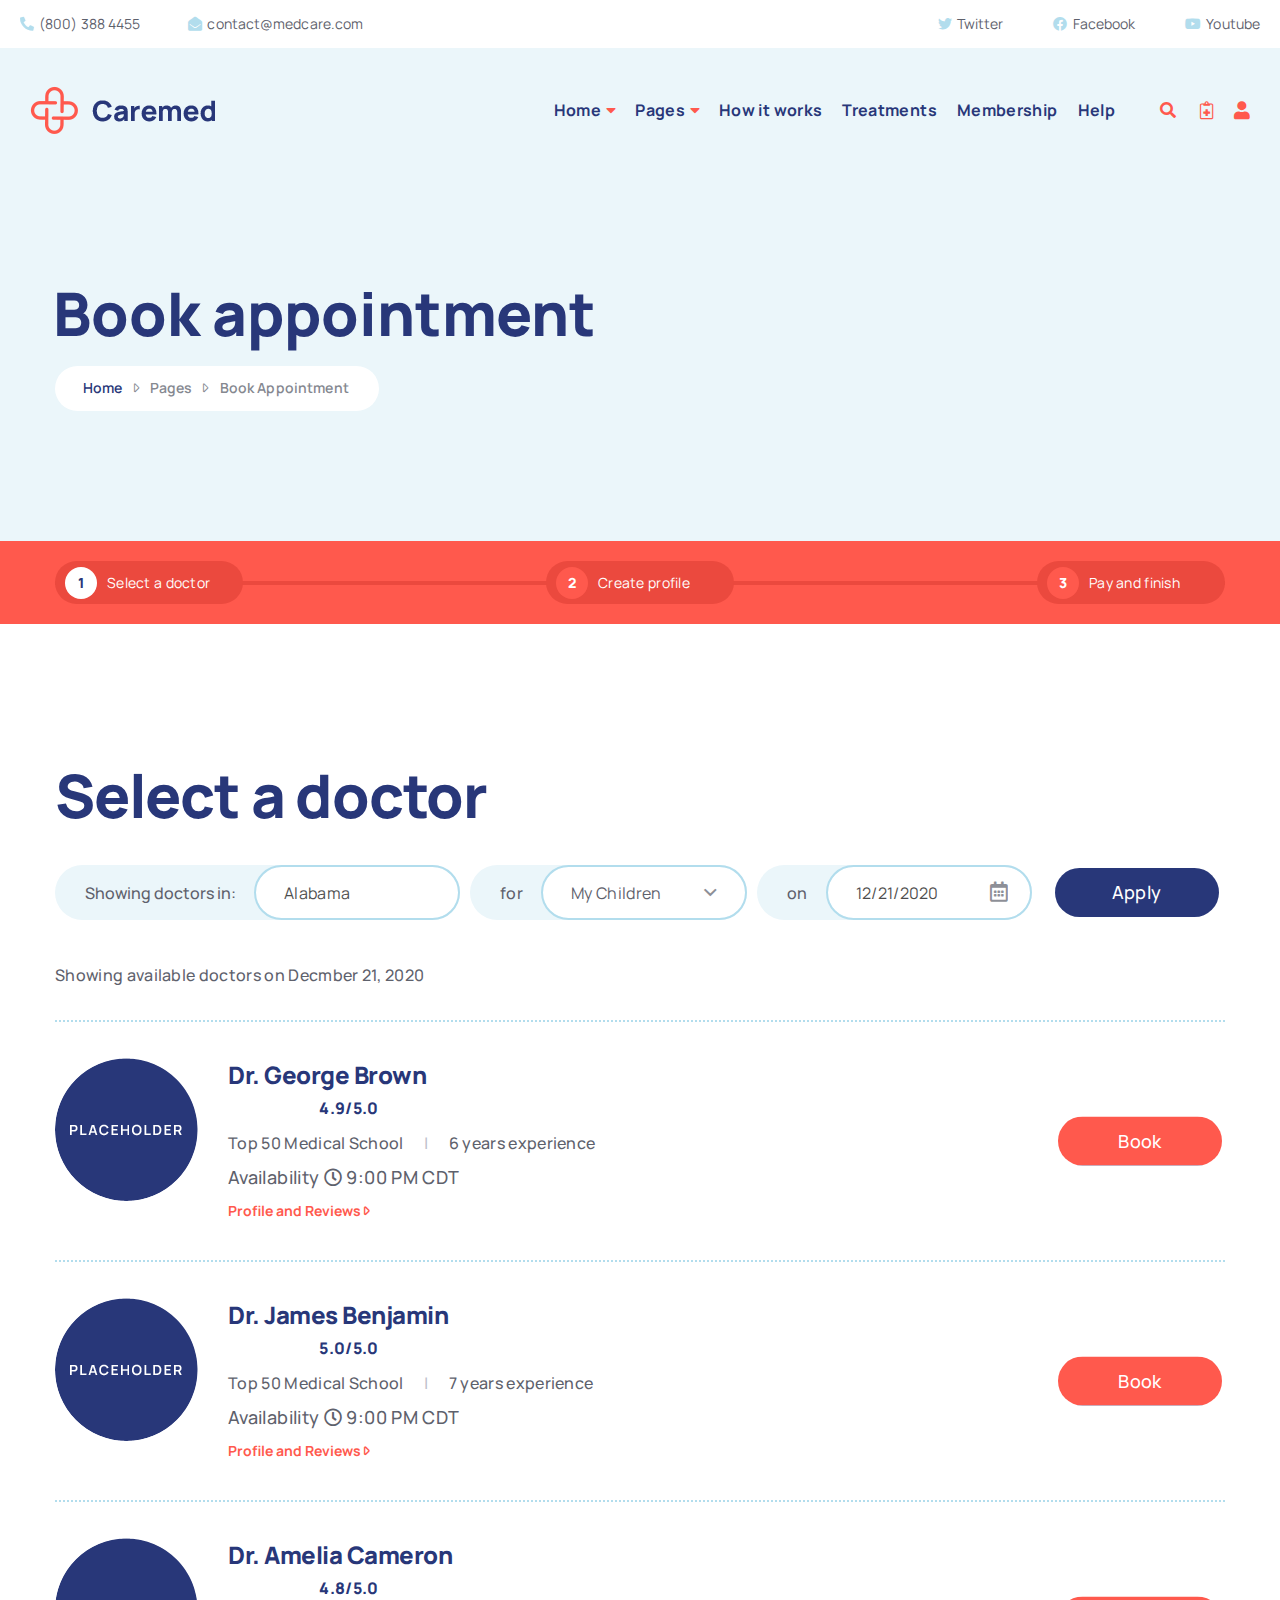
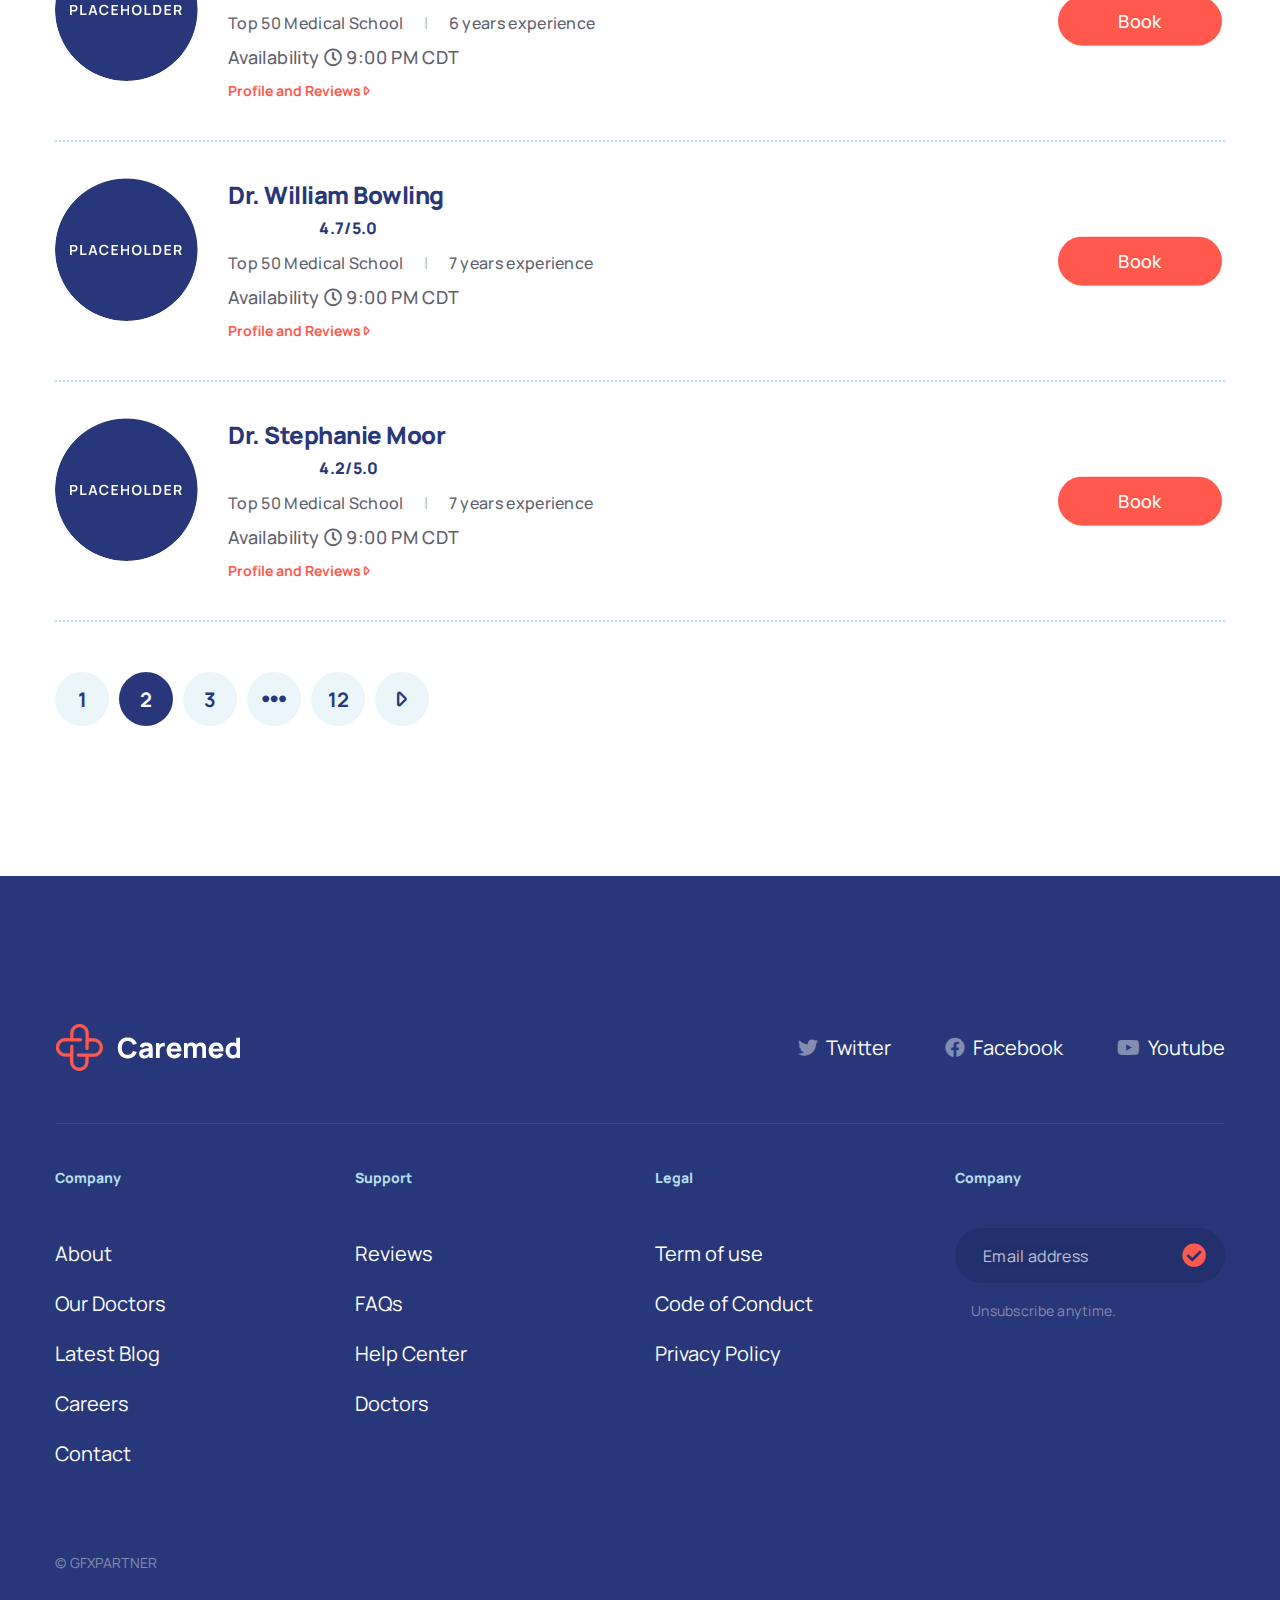
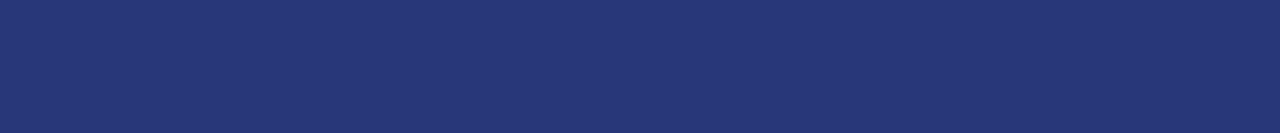
<file: Caremed/appointment-step1.html>
<!DOCTYPE html>
<html lang="en">
<head>
	<meta charset="UTF-8">
	<meta name="viewport" content="width=device-width, initial-scale=1.0, minimum-scale=1.0">

	<title>Caremed - Appointment Step 1</title>

	<meta name="keywords" content="Caremed HTML5 Responsive Template Medicine COVID-19 Corona Hospital" />
	<meta name="description" content="Caremed - Hospital HTML5 Responsive Template">
		
	<!-- Favicon -->
	<link rel="icon" type="image/x-icon" href="assets/images/favicon.ico">
	
	<!-- Plugins CSS File -->
	<link rel="stylesheet" href="assets/css/bootstrap.min.css">
	<link rel="stylesheet" href="assets/css/plugins/owl.carousel.min.css">
    <link rel="stylesheet" href="assets/css/plugins/datepicker.min.css">

	<!-- Main CSS File -->
	<link rel="stylesheet" href="assets/css/style.min.css">
	<link rel="stylesheet" href="assets/vendor/fontawesome/css/all.min.css">
	
</head>
<body>
    <!------------------------------------------------
	loading overlay - start
	------------------------------------------------>
	<div class="loading-overlay">
		<div class="bounce-loader">
			<div class="bounce1"></div>
			<div class="bounce2"></div>
			<div class="bounce3"></div>
		</div>
	</div>
	<!------------------------------------------------
	loading overlay - end
	------------------------------------------------>
    <div class="page-wrapper">
        <!------------------------------------------------
		navigation - start
		------------------------------------------------>
		<header class="header">
            <div class="header-top">
                <div class="container-fluid">
                    <div class="header-left">
                        <ul class="top-menu top-link-menu">
                            <li><a href="tel:#" class="link-phone"><i class="fas fa-phone"></i>(800) 388 4455</a></li>
                            <li><a href="#" class="link-email"><i class="fas fa-envelope-open"></i>contact@medcare.com</a></li>
                        </ul>
                    </div>
                    <div class="header-right">
                        <ul class="top-menu">
                            <li><a href="#" class="social-link"><i class="fab fa-twitter"></i>Twitter</a></li>
                            <li><a href="#" class="social-link"><i class="fab fa-facebook"></i>Facebook</a></li>
                            <li><a href="#" class="social-link"><i class="fab fa-youtube"></i>Youtube</a></li>
                        </ul>
                    </div>
                </div>
                
            </div>
            <div class="header-middle sticky-header">
                <div class="header-left">
                    <a href="index.html" class="logo">
                        <h1 class="mb-0"><img src="assets/images/logo.png" alt="Caremed Logo" width="185" height="48"></h1>
                    </a>
                </div>
                <div class="header-right">
                    <button class="mobile-menu-toggler">
                        <span class="sr-only">Toggle mobile menu</span>
                        <i class="fal fa-bars"></i>
                    </button>
                    <nav class="main-nav ls-20">
                        <ul class="menu sf-arrows">
                            <li class="megamenu-container active">
                                <a href="index.html" class="sf-with-ul">Home<i class="fas fa-caret-down"></i></a>

                                <div class="megamenu demo">
                                    <div class="menu-col scrollable">

                                        <div class="demo-list">
                                            <div class="demo-item">
                                                <a href="index.html">
                                                    <div class="demo-bg" style="background-image: url(assets/images/menu/01_home.jpg);">
                                                        <div class="demo-link"><i class="fas fa-arrow-right"></i></div>
                                                    </div>
                                                    <span class="demo-title">Home 1 <span>(Standard1)</span></span>
                                                </a>
                                            </div><!-- End .demo-item -->

                                            <div class="demo-item">
                                                <a href="index-2.html">
                                                    <div class="demo-bg" style="background-image: url(assets/images/menu/02_home.jpg);">
                                                        <div class="demo-link"><i class="fas fa-arrow-right"></i></div>
                                                    </div>
                                                    <span class="demo-title">Home 2 <span>(How it Works)</span></span>
                                                </a>
                                            </div><!-- End .demo-item -->

                                            <div class="demo-item">
                                                <a href="index-3.html">
                                                    <div class="demo-bg" style="background-image: url(assets/images/menu/03_home.jpg);">
                                                        <div class="demo-link"><i class="fas fa-arrow-right"></i></div>
                                                    </div>
                                                    <span class="demo-title">Home 3<span>(Standard2)</span></span>
                                                </a>
                                            </div><!-- End .demo-item -->

                                            <div class="demo-item">
                                                <a href="index-4.html">
                                                    <div class="demo-bg" style="background-image: url(assets/images/menu/04_home.jpg);">
                                                        <div class="demo-link"><i class="fas fa-arrow-right"></i></div>
                                                    </div>
                                                    <span class="demo-title">Home 4<span>(Appointment1)</span></span>
                                                </a>
                                            </div><!-- End .demo-item -->

                                            <div class="demo-item">
                                                <a href="index-5.html">
                                                    <div class="demo-bg" style="background-image: url(assets/images/menu/05_home.jpg);">
                                                        <div class="demo-link"><i class="fas fa-arrow-right"></i></div>
                                                    </div>
                                                    <span class="demo-title">Home 5<span>(Appointment2)</span></span>
                                                </a>
                                            </div><!-- End .demo-item -->

                                            <div class="demo-item">
                                                <a href="index-6.html">
                                                    <div class="demo-bg" style="background-image: url(assets/images/menu/06_home.jpg);">
                                                        <div class="demo-link"><i class="fas fa-arrow-right"></i></div>
                                                    </div>
                                                    <span class="demo-title">Home 6<span>(Treatments)</span></span>
                                                </a>
                                            </div><!-- End .demo-item -->

                                            <div class="demo-item">
                                                <a href="index-7.html">
                                                    <div class="demo-bg" style="background-image: url(assets/images/menu/07_home.jpg);">
                                                        <div class="demo-link"><i class="fas fa-arrow-right"></i></div>
                                                    </div>
                                                    <span class="demo-title">Home 7<span>(COVID-19)</span></span>
                                                </a>
                                            </div><!-- End .demo-item -->
                                            <div class="demo-item">
                                                <a href="login.html">
                                                    <div class="demo-bg" style="background-image: url(assets/images/menu/30_signin.jpg);">
                                                        <div class="demo-link"><i class="fas fa-arrow-right"></i></div>
                                                    </div>
                                                    <span class="demo-title">Signin</span>
                                                </a>
                                            </div><!-- End .demo-item -->
                                            <div class="demo-item">
                                                <a href="signup.html">
                                                    <div class="demo-bg" style="background-image: url(assets/images/menu/31_signup.jpg);">
                                                        <div class="demo-link"><i class="fas fa-arrow-right"></i></div>
                                                    </div>
                                                    <span class="demo-title">Signup</span>
                                                </a>
                                            </div><!-- End .demo-item -->

                                        </div><!-- End .demo-list -->
                                    </div><!-- End .menu-col -->
                                </div><!-- End .megamenu -->
                            </li>
                            <li>
                                <a href="#" class="sf-with-ul">Pages<i class="fas fa-caret-down"></i></a>
                                <ul class="sub-menu">
                                    <li><a href="about.html"><i class="fas fa-angle-right"></i>About us</a></li>
                                    <li class="li-with-arrow">
                                        <a href="doctors.html"><i class="fas fa-angle-right"></i>Our Doctors<i class="far fa-caret-right"></i></a>
                                        <ul>
                                            <li><a href="doctors.html"><i class="fas fa-angle-right"></i>Our Doctors</a></li>
                                            <li><a href="doctors-detailed.html"><i class="fas fa-angle-right"></i>Doctor (Detailed)</a></li>
                                        </ul>
                                    </li>
                                    <li class="li-with-arrow">
                                            <a href="departments-1.html"><i class="fas fa-angle-right"></i>Departments<i class="far fa-caret-right"></i></a>
                                            <ul>
                                                <li><a href="departments-1.html"><i class="fas fa-angle-right"></i>Departments Style 1</a></li>
                                                <li><a href="departments-2.html"><i class="fas fa-angle-right"></i>Departments Style 2</a></li>
                                                <li><a href="departments-detailed.html"><i class="fas fa-angle-right"></i>Department details</a></li>
                                            </ul>
                                        </li>
                                    <li class="li-with-arrow">
                                        <a href="blog-masonry.html"><i class="fas fa-angle-right"></i>Our Blog<i class="far fa-caret-right"></i></a>
                                        <ul>
                                            <li><a href="blog-masonry.html"><i class="fas fa-angle-right"></i>Blog Masonry</a></li>
                                            <li><a href="blog-right-sidebar.html"><i class="fas fa-angle-right"></i>Blog Masonry (right sidebar)</a></li>
                                            <li><a href="blog-left-sidebar.html"><i class="fas fa-angle-right"></i>Blog Masonry (left sidebar)</a></li>
                                            <li><a href="blog-detailed.html"><i class="fas fa-angle-right"></i>Blog Detailed</a></li>
                                            <li><a href="blog-detailed-sidebar.html"><i class="fas fa-angle-right"></i>Blog Detailed (Sidebar)</a></li>
                                        </ul>
                                    </li>
									<li class="li-with-arrow">
                                        <a href="appointment-step1.html"><i class="fas fa-angle-right"></i>Appointments<i class="far fa-caret-right"></i></a>
                                        <ul>
                                            <li><a href="appointment-step1.html"><i class="fas fa-angle-right"></i>Appointment 1</a></li>
                                            <li><a href="appointment-step2.html"><i class="fas fa-angle-right"></i>Appointment 2</a></li>
                                            <li><a href="appointment-step3.html"><i class="fas fa-angle-right"></i>Appointment 3</a></li>
                                            <li><a href="appointment-step4.html"><i class="fas fa-angle-right"></i>Appointment 4</a></li>
                                        </ul>
                                    </li>
									<li class="li-with-arrow"><a href="help.html"><i class="fas fa-angle-right"></i>Help</a>
										<ul>
                                            <li><a href="help.html"><i class="fas fa-angle-right"></i>Help</a></li>
                                            <li><a href="help-questions.html"><i class="fas fa-angle-right"></i>Help Questions</a></li>
                                        </ul>
									</li>
                                    <li><a href="reviews.html"><i class="fas fa-angle-right"></i>Reviews</a></li>
									<li><a href="contact-us.html"><i class="fas fa-angle-right"></i>Contact us</a></li>
                                </ul>
                            </li>
                            <li>
                                <a href="how-it-works.html">How it works</a>
                            </li>
                            <li>
                                <a href="treatments.html">Treatments</a>
                            </li>
                            <li>
                                <a href="membership.html">Membership</a>
                            </li>
                            <li>
                                <a href="help.html">Help</a>
                            </li>
                        </ul><!-- End .menu -->
                    </nav><!-- End .main-nav -->
                    <div class="header-search">
                        <a href="#" class="search-toggle" role="button"><i class="fas fa-search"></i></a>
                        <form action="#" class="header-search-wrapper">
                            <label for="q" class="sr-only">Search</label>
                            <input type="search" class="form-control" name="q" id="q" placeholder="Search in..." required="">
                            <button type="submit" class="btn-search"><i class="fas fa-search"></i></button>
                        </form>
                    </div>
                    <a href="appointment-step1.html" class="btn btn-sm btn-primary-color ls-0">
						<span>Book an Appointment</span>
					</a>
                    <a href="appointment-step1.html" class="icon-alt"><i class="fal fa-notes-medical"></i></a>
                    <a href="login.html" class="btn btn-sm btn-secondary-color ls-0 btn-login">
						<span>Sign in</span>
					</a>
                    <a href="login.html" class="icon-alt"><i class="fas fa-user"></i></a>
                </div>
            </div>
        </header>
		<!------------------------------------------------
		navigation - end
		------------------------------------------------>
        <main class="main">
            <!------------------------------------------------
		    page header - start
		    ------------------------------------------------>
            <div class="page-header bg-more-light">
                <div class="container">
                    <h2 class="page-title">Book appointment</h2>
                    <nav aria-label="breadcrumb" class="breadcrumb-nav">
                        <ol class="breadcrumb">
                            <li class="breadcrumb-item"><a href="index.html">Home</a></li>
                            <li class="breadcrumb-item active"><a href="index.html">Pages</a></li>
                            <li class="breadcrumb-item active" aria-current="page">Book Appointment</li>
                        </ol>
                    </nav>
                </div>
            </div>
            <!------------------------------------------------
		    page header - end
		    ------------------------------------------------>
            <!------------------------------------------------
		    step bar - start
		    ------------------------------------------------>
            <div class="bg-secondary-color">
                <div class="container">
                    <div class="step-bar">
                        <div class="steps-progress">
                            <div class="progress-indicator" style="width: 0%;"></div>
                        </div>
                        <ul class="nav-step">
                            <li class="nav-item active">
                                <div class="nav-link">
                                    <div class="check-circle">1</div>
                                    <span>Select a doctor</span>
                                </div>
                            </li>
                            <li class="nav-item">
                                <div class="nav-link">
                                    <div class="check-circle">2</div>
                                    <span>Create profile</span>
                                </div>
                            </li>
                            <li class="nav-item">
                                <div class="nav-link">
                                    <div class="check-circle">3</div>
                                    <span>Pay and finish</span>
                                </div>
                            </li>
                        </ul>
                    </div>
                </div>
            </div>
            <!------------------------------------------------
		    step bar - end
		    ------------------------------------------------>
            <!------------------------------------------------
		    doctor filter section - start
		    ------------------------------------------------>
            <div class="container doctor-filter-section padding-small">
                <div class="row d-flex justify-content-center">
                    <div class="col-lg-12 col-sm-8 col-10">
                        <h2 class="ls-n-20 line-height-1 mb-3">Select a doctor</h2>
                    </div>
                </div>
                <div class="row d-flex justify-content-center">
                    <div class="col-lg-12 col-sm-8 col-10">
                        <div class="doctor-filter-form d-xl-flex mb-4">
                            <div class="filter-item">
                                <span class="ls-0">Showing doctors in:</span>
                                <div class="input-group input-light">
                                    <input type="text" class="form-control" placeholder="Alabama">
                                </div>
                            </div>
                            <div class="filter-item">
                                <span>for</span>
                                <div class="input-group input-light">
                                    <div class="form-control select-control">My Children<i class="far fa-angle-down"></i></div>
                                    <ul class="option-menu">
                                        <li class="option-list"><span class="option"><i class="far fa-caret-right"></i>Myself</span></li>
                                        <li class="option-list"><span class="option"><i class="far fa-caret-right"></i>My Children</span></li>
                                        <li class="option-list"><span class="option"><i class="far fa-caret-right"></i>My Parents</span></li>
                                        <li class="option-list"><span class="option"><i class="far fa-caret-right"></i>Someone Else</span></li>
                                    </ul>
                                </div>
                            </div>
                            <div class="filter-item">
                                <span>on</span>
                                <div class="input-group input-light input-calendar-light">
                                    <input type="text" id="form-calendar-light" class="form-control" placeholder="12/21/2020">
                                    <i class="far fa-calendar-alt"></i>
                                </div>
                            </div>
                            <a href="javascript:;" class="btn btn-form btn-primary-color">
                                <span>Apply</span>
                            </a>
                        </div>
                    </div>
                </div>
                <div class="row d-flex justify-content-center">
                    <div class="col-lg-12 col-sm-8 col-10">
                        <span>Showing available doctors on Decmber 21, 2020</span>
                    </div>
                </div>
                <div class="row d-flex justify-content-center">
                    <div class="col-lg-12 col-sm-8 col-10">
                        <div class="doctor-menu mt-3">
                            <div class="blog blog-doctor d-md-flex">
                                <figure>
                                    <img src="assets/images/avatar/avatar-1.png" class="avatar" alt="Avatar" width="143" height="143">
                                </figure>
                                <div class="blog-content">
                                    <h4 class="doctor-name mb-0 ls-n-20">Dr. George Brown</h4>
                                    <div class="ratings-container">
                                        <div class="ratings">
                                            <div class="ratings-val" style="width: 100%;"></div>
                                        </div>
                                        <span>4.9/5.0</span>
                                    </div>
                                    <p class="doctor-info">Top 50 Medical School <span class="text-divider">|</span> 6 years experience</p>
                                    <p class="doctor-Availability">Availability <i class="far fa-clock"></i> 9:00 PM CDT</p>
                                    <div class="btn-link">
                                        <a href="doctors-detailed.html">Profile and Reviews</a><i class="far fa-caret-right"></i>
                                    </div>
                                </div>
                                <a href="appointment-step2.html" class="btn btn-form btn-secondary-color">
                                    <span>Book</span>
                                </a>
                            </div>
                            <div class="blog blog-doctor d-md-flex">
                                <figure>
                                    <img src="assets/images/avatar/avatar-2.png" class="avatar" alt="Avatar" width="143" height="143">
                                </figure>
                                <div class="blog-content">
                                    <h4 class="doctor-name mb-0 ls-n-20">Dr. James Benjamin</h4>
                                    <div class="ratings-container">
                                        <div class="ratings">
                                            <div class="ratings-val" style="width: 100%;"></div>
                                        </div>
                                        <span>5.0/5.0</span>
                                    </div>
                                    <p class="doctor-info">Top 50 Medical School <span class="text-divider">|</span> 7 years experience</p>
                                    <p class="doctor-Availability">Availability <i class="far fa-clock"></i> 9:00 PM CDT</p>
                                    <div class="btn-link">
                                        <a href="doctors-detailed.html">Profile and Reviews</a><i class="far fa-caret-right"></i>
                                    </div>
                                </div>
                                <a href="appointment-step2.html" class="btn btn-form btn-secondary-color">
                                    <span>Book</span>
                                </a>
                            </div>
                            <div class="blog blog-doctor d-md-flex">
                                <figure>
                                    <img src="assets/images/avatar/avatar-3.png" class="avatar" alt="Avatar" width="143" height="143">
                                </figure>
                                <div class="blog-content">
                                    <h4 class="doctor-name mb-0 ls-n-20">Dr. Amelia Cameron</h4>
                                    <div class="ratings-container">
                                        <div class="ratings">
                                            <div class="ratings-val" style="width: 100%;"></div>
                                        </div>
                                        <span>4.8/5.0</span>
                                    </div>
                                    <p class="doctor-info">Top 50 Medical School <span class="text-divider">|</span> 6 years experience</p>
                                    <p class="doctor-Availability">Availability <i class="far fa-clock"></i> 9:00 PM CDT</p>
                                    <div class="btn-link">
                                        <a href="doctors-detailed.html">Profile and Reviews</a><i class="far fa-caret-right"></i>
                                    </div>
                                </div>
                                <a href="appointment-step2.html" class="btn btn-form btn-secondary-color">
                                    <span>Book</span>
                                </a>
                            </div>
                            <div class="blog blog-doctor d-md-flex">
                                <figure>
                                    <img src="assets/images/avatar/avatar-4.png" class="avatar" alt="Avatar" width="143" height="143">
                                </figure>
                                <div class="blog-content">
                                    <h4 class="doctor-name mb-0 ls-n-20">Dr. William Bowling</h4>
                                    <div class="ratings-container">
                                        <div class="ratings">
                                            <div class="ratings-val" style="width: 100%;"></div>
                                        </div>
                                        <span>4.7/5.0</span>
                                    </div>
                                    <p class="doctor-info">Top 50 Medical School <span class="text-divider">|</span> 7 years experience</p>
                                    <p class="doctor-Availability">Availability <i class="far fa-clock"></i> 9:00 PM CDT</p>
                                    <div class="btn-link">
                                        <a href="doctors-detailed.html">Profile and Reviews</a><i class="far fa-caret-right"></i>
                                    </div>
                                </div>
                                <a href="appointment-step2.html" class="btn btn-form btn-secondary-color">
                                    <span>Book</span>
                                </a>
                            </div>
                            <div class="blog blog-doctor d-md-flex">
                                <figure>
                                    <img src="assets/images/avatar/avatar-5.png" class="avatar" alt="Avatar" width="143" height="143">
                                </figure>
                                <div class="blog-content">
                                    <h4 class="doctor-name mb-0 ls-n-20">Dr. Stephanie Moor</h4>
                                    <div class="ratings-container">
                                        <div class="ratings">
                                            <div class="ratings-val" style="width: 100%;"></div>
                                        </div>
                                        <span>4.2/5.0</span>
                                    </div>
                                    <p class="doctor-info">Top 50 Medical School <span class="text-divider">|</span> 7 years experience</p>
                                    <p class="doctor-Availability">Availability <i class="far fa-clock"></i> 9:00 PM CDT</p>
                                    <div class="btn-link">
                                        <a href="doctors-detailed.html">Profile and Reviews</a><i class="far fa-caret-right"></i>
                                    </div>
                                </div>
                                <a href="appointment-step2.html" class="btn btn-form btn-secondary-color">
                                    <span>Book</span>
                                </a>
                            </div>
                        </div>
                    </div>
                </div>
                <div class="pagination mt-5 justify-content-start">
                    <a href="#">1</a>
                    <a class="active" href="#">2</a>
                    <a href="#">3</a>
                    <a href="#"><i class="fas fa-ellipsis-h"></i></a>
                    <a href="#">12</a>
                    <a href="#"><i class="far fa-caret-right"></i></a>
                </div>
            </div>
            <!------------------------------------------------
		    doctor filter section - end
		    ------------------------------------------------>
        </main>
        <!------------------------------------------------
		footer - start
		------------------------------------------------>
		<footer class="footer bg-primary-color">
			<div class="container">
				<div class="footer-top">
					<div class="row d-flex align-items-center justify-content-center">
						<div class="col-lg-6 col-sm-7 col-10">
							<a href="index.html" class="logo">
								<img src="assets/images/logo-sm.png" alt="Caremed Logo" width="185" height="48">
							</a>
						</div>
						<div class="col-lg-6 col-sm-7 col-10 d-lg-flex justify-content-lg-end">
							<div class="social-links">
								<a href="#" class="social-link"><i class="fab fa-twitter"></i><span>Twitter</span></a>
								<a href="#" class="social-link"><i class="fab fa-facebook"></i><span>Facebook</span></a>
								<a href="#" class="social-link"><i class="fab fa-youtube"></i><span>Youtube</span></a>
							</div>
						</div>
					</div>
				</div>
				<div class="footer-middle">
					<div class="container">
						<div class="row d-flex justify-content-center">
							<div class="col-lg-3 col-sm-7 col-10">
								<div class="info-box">
									<h6 class="info-title">Company</h6>
									<ul class="info-list">
										<li><a href="#" class="info-link">About</a></li>
										<li><a href="#" class="info-link">Our Doctors</a></li>
										<li><a href="#" class="info-link">Latest Blog</a></li>
										<li><a href="#" class="info-link">Careers</a></li>
										<li><a href="#" class="info-link">Contact</a></li>
									</ul>
								</div>
							</div>
							<div class="col-lg-3 col-sm-7 col-10">
								<div class="info-box">
									<h6 class="info-title">Support</h6>
									<ul class="info-list">
										<li><a href="#" class="info-link">Reviews</a></li>
										<li><a href="#" class="info-link">FAQs</a></li>
										<li><a href="#" class="info-link">Help Center</a></li>
										<li><a href="#" class="info-link">Doctors</a></li>
									</ul>
								</div>
							</div>
							<div class="col-lg-3 col-sm-7 col-10">
								<div class="info-box">
									<h6 class="info-title">Legal</h6>
									<ul class="info-list">
										<li><a href="#" class="info-link">Term of use</a></li>
										<li><a href="#" class="info-link">Code of Conduct</a></li>
										<li><a href="#" class="info-link">Privacy Policy</a></li>
									</ul>
								</div>
							</div>
							<div class="col-lg-3 col-sm-7 col-10">
								<div class="info-box">
									<h6 class="info-title">Company</h6>
									<form class="input-group input-footer">
										<input type="email" class="form-control" placeholder="Email address" required>
										<button type="submit" class="form-action"><i class="fas fa-check-circle"></i></button>
									</form>
									<p>Unsubscribe anytime.</p>
								</div>
							</div>
						</div>
					</div>
				</div>
				<div class="footer-bottom">
					<div class="row d-flex justify-content-center">
						<div class="col-lg-12 col-sm-7 col-10">
							<p>© GFXPARTNER</p>
						</div>
					</div>
				</div>
			</div>
		</footer>
		<!------------------------------------------------
		footer - end
		------------------------------------------------>
    </div>
    
    <button id="scroll-top" title="Back to Top"><i class="fal fa-angle-up"></i></button>
    
    <div class="mobile-menu-overlay"></div>

    <div class="mobile-menu-container mobile-menu-light">
        <div class="mobile-menu-wrapper">
            <span class="mobile-menu-close"><i class="fal fa-times"></i></span>

            <form class="input-group input-light input-search" action="#">
                                <input type="text" class="form-control search-control" placeholder="search" required>
                                <button type="submit" class="btn-search"><i class="fas fa-search"></i></button>
                            </form>
            
            <nav class="mobile-nav mt-5">
                <ul class="mobile-menu">
                    <li>
                        <a href="#"  class="sf-with-ul">Home Pages</a>

                        <ul>
                            <li><a href="index.html">Home 1</a></li>
                            <li><a href="index-2.html">Home 2</a></li>
                            <li><a href="index-3.html">Home 3</a></li>
                            <li><a href="index-4.html">Home 4</a></li>
                            <li><a href="index-5.html">Home 5</a></li>
                            <li><a href="index-6.html">Home 6</a></li>
                            <li><a href="index-7.html">Home 7</a></li>
                        </ul>
                    </li>
                    <li>
                        <a href="#" class="sf-with-ul">Standard Pages</a>
                        <ul>
                            <li><a href="about.html">About Us</a></li>
                            <li><a href="doctors.html">Our Doctors</a></li>
                            <li><a href="doctors-detailed.html">Doctor (Detailed)</a></li>
                            <li><a href="departments-1.html">Departments (Style 01)</a></li>
                            <li><a href="departments-2.html">Departments (Style 02)</a></li>
                            <li><a href="departments-detailed.html">Departments (Detailed)</a></li>
                            <li><a href="treatments.html">Treatments</a></li>
                            <li><a href="how-it-works.html">How it Works</a></li>
                            <li><a href="help.html">Help</a></li>
                            <li><a href="help-questions.html">Help Questions</a></li>
                            <li><a href="membership.html">Membership</a></li>
                            <li><a href="reviews.html">Reviews</a></li>
                            <li><a href="contact-us.html">Contact</a></li>
                        </ul>
                    </li>
                    <li>
                        <a href="#" class="sf-with-ul">Blog Pages</a>
                        <ul>
                            <li><a href="blog-masonry.html">Blog Masonry</a></li>
                            <li><a href="blog-right-sidebar.html">Blog Masonry (Right Sidebar)</a></li>
                            <li><a href="blog-left-sidebar.html">Blog Masonry (Left Sidebar)</a></li>
                            <li><a href="blog-detailed.html">Blog Detailed</a></li>
                            <li><a href="blog-detailed-sidebar.html">Blog Detailed Sidebar</a></li>
                        </ul>
                    </li>
                    <li>
                        <a href="#" class="sf-with-ul">Appointments</a>
                        <ul>
                            <li><a href="appointment-step1.html">Appointment (Step01)</a></li>
                            <li><a href="appointment-step2.html">Appointment (Step02)</a></li>
                            <li><a href="appointment-step3.html">Appointment (Step03)</a></li>
                            <li><a href="appointment-step4.html">Appointment (Step04)</a></li>
                        </ul>
                    </li>
                    <li>
                        <a href="#" class="sf-with-ul">Login Pages</a>
                        <ul>
                            <li><a href="login.html">Signin</a></li>
                            <li><a href="signup.html">Signup</a></li>
                        </ul>
                    </li>
                </ul>
            </nav><!-- End .mobile-nav -->

            <div class="social-icons mt-6">
                <a href="#" class="social-icon" target="_blank" title="Twitter"><i class="fab fa-twitter"></i></a>
                <a href="#" class="social-icon" target="_blank" title="Facebook"><i class="fab fa-facebook"></i></a>
                <a href="#" class="social-icon" target="_blank" title="Youtube"><i class="fab fa-youtube"></i></a>
            </div><!-- End .social-icons -->

            <div class="mobile-actions">
                <a href="appointment-step1.html" class="btn btn-secondary-color btn-xs">Book Appointment</a>
                <a href="login.html" class="btn btn-xs">Signin</a>
            </div><!-- End .mobile-actions -->
        </div><!-- End .mobile-menu-wrapper -->
    </div><!-- End .mobile-menu-container -->
    
    
    <!-- Plugins JS File -->
    <script src="assets/js/jquery.min.js"></script>
    <script src="assets/js/bootstrap.bundle.min.js"></script>
    <script src="assets/js/jquery.waypoints.min.js"></script>
    <script src="assets/js/plugins/owl.carousel.min.js"></script>
    <script src="assets/js/plugins/datepicker.min.js"></script>
    <script src="assets/js/plugins/imagesloaded.pkgd.min.js"></script>
    <script src="assets/js/plugins/isotope.pkgd.min.js"></script>

    
    <!-- Main JS File -->
    <script src="assets/js/main.min.js"></script>
    
</body>
</html>
</file>
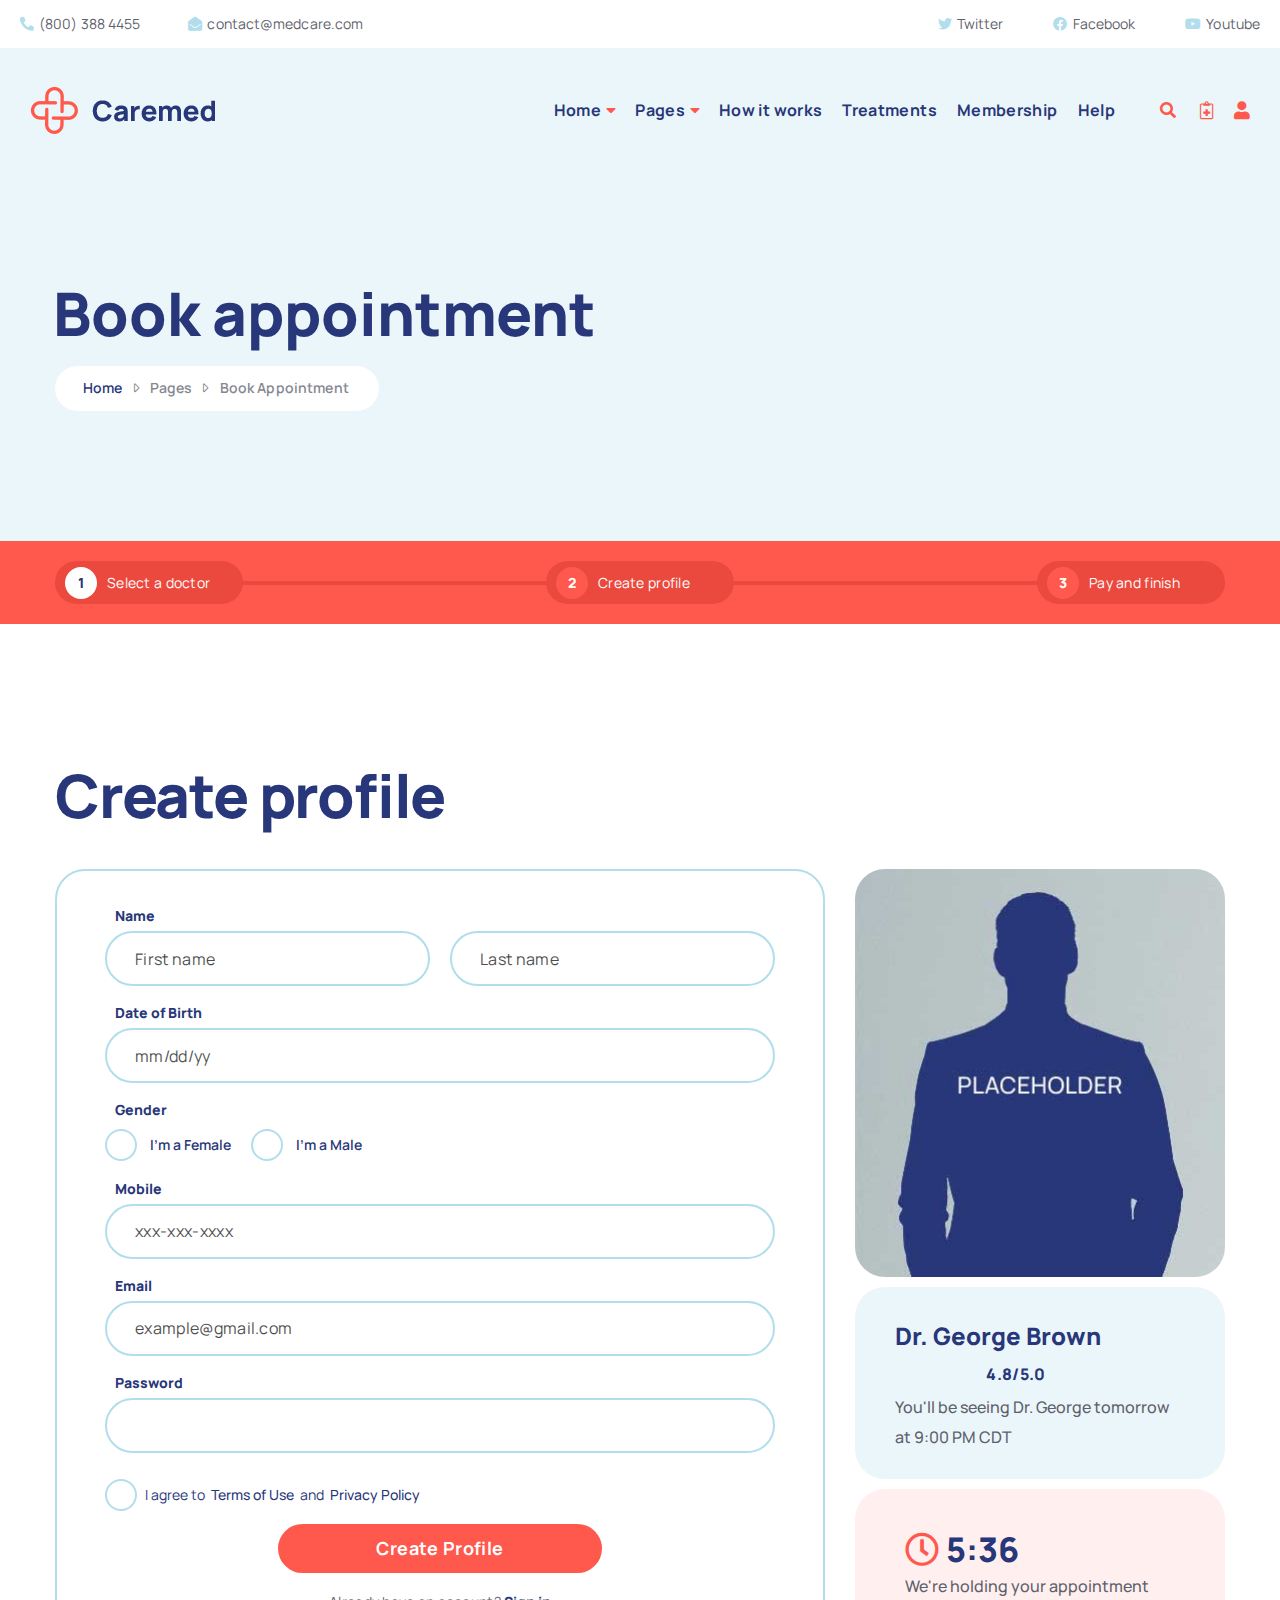
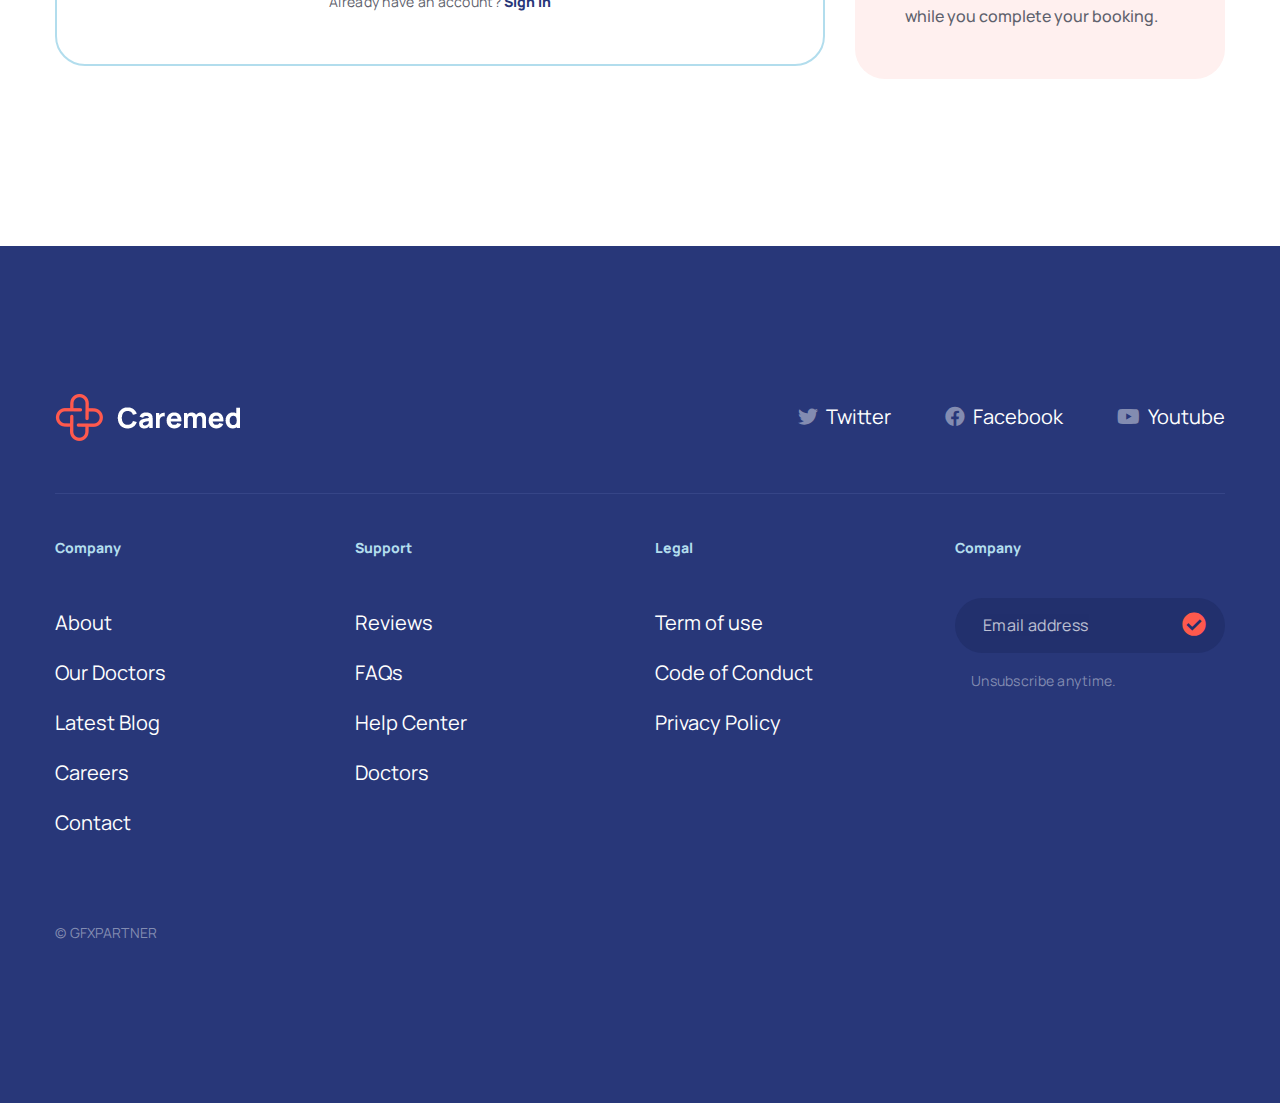
<file: Caremed/appointment-step2.html>
<!DOCTYPE html>
<html lang="en">
<head>
	<meta charset="UTF-8">
	<meta name="viewport" content="width=device-width, initial-scale=1.0, minimum-scale=1.0">

	<title>Caremed - Appointment Step 2</title>

	<meta name="keywords" content="Caremed HTML5 Responsive Template Medicine COVID-19 Corona Hospital" />
	<meta name="description" content="Caremed - Hospital HTML5 Responsive Template">
		
	<!-- Favicon -->
	<link rel="icon" type="image/x-icon" href="assets/images/favicon.ico">
	
	<!-- Plugins CSS File -->
	<link rel="stylesheet" href="assets/css/bootstrap.min.css">
	<link rel="stylesheet" href="assets/css/plugins/owl.carousel.min.css">
    <link rel="stylesheet" href="assets/css/plugins/datepicker.min.css">

	<!-- Main CSS File -->
	<link rel="stylesheet" href="assets/css/style.min.css">
	<link rel="stylesheet" href="assets/vendor/fontawesome/css/all.min.css">
	
</head>
<body>
    <!------------------------------------------------
	loading overlay - start
	------------------------------------------------>
	<div class="loading-overlay">
		<div class="bounce-loader">
			<div class="bounce1"></div>
			<div class="bounce2"></div>
			<div class="bounce3"></div>
		</div>
	</div>
	<!------------------------------------------------
	loading overlay - end
	------------------------------------------------>
    <div class="page-wrapper">
        <!------------------------------------------------
		navigation - start
		------------------------------------------------>
		<header class="header">
            <div class="header-top">
                <div class="container-fluid">
                    <div class="header-left">
                        <ul class="top-menu top-link-menu">
                            <li><a href="tel:#" class="link-phone"><i class="fas fa-phone"></i>(800) 388 4455</a></li>
                            <li><a href="#" class="link-email"><i class="fas fa-envelope-open"></i>contact@medcare.com</a></li>
                        </ul>
                    </div>
                    <div class="header-right">
                        <ul class="top-menu">
                            <li><a href="#" class="social-link"><i class="fab fa-twitter"></i>Twitter</a></li>
                            <li><a href="#" class="social-link"><i class="fab fa-facebook"></i>Facebook</a></li>
                            <li><a href="#" class="social-link"><i class="fab fa-youtube"></i>Youtube</a></li>
                        </ul>
                    </div>
                </div>
                
            </div>
            <div class="header-middle sticky-header">
                <div class="header-left">
                    <a href="index.html" class="logo">
                        <h1 class="mb-0"><img src="assets/images/logo.png" alt="Caremed Logo" width="185" height="48"></h1>
                    </a>
                </div>
                <div class="header-right">
                    <button class="mobile-menu-toggler">
                        <span class="sr-only">Toggle mobile menu</span>
                        <i class="fal fa-bars"></i>
                    </button>
                    <nav class="main-nav ls-20">
                        <ul class="menu sf-arrows">
                            <li class="megamenu-container active">
                                <a href="index.html" class="sf-with-ul">Home<i class="fas fa-caret-down"></i></a>

                                <div class="megamenu demo">
                                    <div class="menu-col scrollable">

                                        <div class="demo-list">
                                            <div class="demo-item">
                                                <a href="index.html">
                                                    <div class="demo-bg" style="background-image: url(assets/images/menu/01_home.jpg);">
                                                        <div class="demo-link"><i class="fas fa-arrow-right"></i></div>
                                                    </div>
                                                    <span class="demo-title">Home 1 <span>(Standard1)</span></span>
                                                </a>
                                            </div><!-- End .demo-item -->

                                            <div class="demo-item">
                                                <a href="index-2.html">
                                                    <div class="demo-bg" style="background-image: url(assets/images/menu/02_home.jpg);">
                                                        <div class="demo-link"><i class="fas fa-arrow-right"></i></div>
                                                    </div>
                                                    <span class="demo-title">Home 2 <span>(How it Works)</span></span>
                                                </a>
                                            </div><!-- End .demo-item -->

                                            <div class="demo-item">
                                                <a href="index-3.html">
                                                    <div class="demo-bg" style="background-image: url(assets/images/menu/03_home.jpg);">
                                                        <div class="demo-link"><i class="fas fa-arrow-right"></i></div>
                                                    </div>
                                                    <span class="demo-title">Home 3<span>(Standard2)</span></span>
                                                </a>
                                            </div><!-- End .demo-item -->

                                            <div class="demo-item">
                                                <a href="index-4.html">
                                                    <div class="demo-bg" style="background-image: url(assets/images/menu/04_home.jpg);">
                                                        <div class="demo-link"><i class="fas fa-arrow-right"></i></div>
                                                    </div>
                                                    <span class="demo-title">Home 4<span>(Appointment1)</span></span>
                                                </a>
                                            </div><!-- End .demo-item -->

                                            <div class="demo-item">
                                                <a href="index-5.html">
                                                    <div class="demo-bg" style="background-image: url(assets/images/menu/05_home.jpg);">
                                                        <div class="demo-link"><i class="fas fa-arrow-right"></i></div>
                                                    </div>
                                                    <span class="demo-title">Home 5<span>(Appointment2)</span></span>
                                                </a>
                                            </div><!-- End .demo-item -->

                                            <div class="demo-item">
                                                <a href="index-6.html">
                                                    <div class="demo-bg" style="background-image: url(assets/images/menu/06_home.jpg);">
                                                        <div class="demo-link"><i class="fas fa-arrow-right"></i></div>
                                                    </div>
                                                    <span class="demo-title">Home 6<span>(Treatments)</span></span>
                                                </a>
                                            </div><!-- End .demo-item -->

                                            <div class="demo-item">
                                                <a href="index-7.html">
                                                    <div class="demo-bg" style="background-image: url(assets/images/menu/07_home.jpg);">
                                                        <div class="demo-link"><i class="fas fa-arrow-right"></i></div>
                                                    </div>
                                                    <span class="demo-title">Home 7<span>(COVID-19)</span></span>
                                                </a>
                                            </div><!-- End .demo-item -->
                                            <div class="demo-item">
                                                <a href="login.html">
                                                    <div class="demo-bg" style="background-image: url(assets/images/menu/30_signin.jpg);">
                                                        <div class="demo-link"><i class="fas fa-arrow-right"></i></div>
                                                    </div>
                                                    <span class="demo-title">Signin</span>
                                                </a>
                                            </div><!-- End .demo-item -->
                                            <div class="demo-item">
                                                <a href="signup.html">
                                                    <div class="demo-bg" style="background-image: url(assets/images/menu/31_signup.jpg);">
                                                        <div class="demo-link"><i class="fas fa-arrow-right"></i></div>
                                                    </div>
                                                    <span class="demo-title">Signup</span>
                                                </a>
                                            </div><!-- End .demo-item -->

                                        </div><!-- End .demo-list -->
                                    </div><!-- End .menu-col -->
                                </div><!-- End .megamenu -->
                            </li>
                            <li>
                                <a href="#" class="sf-with-ul">Pages<i class="fas fa-caret-down"></i></a>
                                <ul class="sub-menu">
                                    <li><a href="about.html"><i class="fas fa-angle-right"></i>About us</a></li>
                                    <li class="li-with-arrow">
                                        <a href="doctors.html"><i class="fas fa-angle-right"></i>Our Doctors<i class="far fa-caret-right"></i></a>
                                        <ul>
                                            <li><a href="doctors.html"><i class="fas fa-angle-right"></i>Our Doctors</a></li>
                                            <li><a href="doctors-detailed.html"><i class="fas fa-angle-right"></i>Doctor (Detailed)</a></li>
                                        </ul>
                                    </li>
                                    <li class="li-with-arrow">
                                            <a href="departments-1.html"><i class="fas fa-angle-right"></i>Departments<i class="far fa-caret-right"></i></a>
                                            <ul>
                                                <li><a href="departments-1.html"><i class="fas fa-angle-right"></i>Departments Style 1</a></li>
                                                <li><a href="departments-2.html"><i class="fas fa-angle-right"></i>Departments Style 2</a></li>
                                                <li><a href="departments-detailed.html"><i class="fas fa-angle-right"></i>Department details</a></li>
                                            </ul>
                                        </li>
                                    <li class="li-with-arrow">
                                        <a href="blog-masonry.html"><i class="fas fa-angle-right"></i>Our Blog<i class="far fa-caret-right"></i></a>
                                        <ul>
                                            <li><a href="blog-masonry.html"><i class="fas fa-angle-right"></i>Blog Masonry</a></li>
                                            <li><a href="blog-right-sidebar.html"><i class="fas fa-angle-right"></i>Blog Masonry (right sidebar)</a></li>
                                            <li><a href="blog-left-sidebar.html"><i class="fas fa-angle-right"></i>Blog Masonry (left sidebar)</a></li>
                                            <li><a href="blog-detailed.html"><i class="fas fa-angle-right"></i>Blog Detailed</a></li>
                                            <li><a href="blog-detailed-sidebar.html"><i class="fas fa-angle-right"></i>Blog Detailed (Sidebar)</a></li>
                                        </ul>
                                    </li>
									<li class="li-with-arrow">
                                        <a href="appointment-step1.html"><i class="fas fa-angle-right"></i>Appointments<i class="far fa-caret-right"></i></a>
                                        <ul>
                                            <li><a href="appointment-step1.html"><i class="fas fa-angle-right"></i>Appointment 1</a></li>
                                            <li><a href="appointment-step2.html"><i class="fas fa-angle-right"></i>Appointment 2</a></li>
                                            <li><a href="appointment-step3.html"><i class="fas fa-angle-right"></i>Appointment 3</a></li>
                                            <li><a href="appointment-step4.html"><i class="fas fa-angle-right"></i>Appointment 4</a></li>
                                        </ul>
                                    </li>
									<li class="li-with-arrow"><a href="help.html"><i class="fas fa-angle-right"></i>Help</a>
										<ul>
                                            <li><a href="help.html"><i class="fas fa-angle-right"></i>Help</a></li>
                                            <li><a href="help-questions.html"><i class="fas fa-angle-right"></i>Help Questions</a></li>
                                        </ul>
									</li>
                                    <li><a href="reviews.html"><i class="fas fa-angle-right"></i>Reviews</a></li>
									<li><a href="contact-us.html"><i class="fas fa-angle-right"></i>Contact us</a></li>
                                </ul>
                            </li>
                            <li>
                                <a href="how-it-works.html">How it works</a>
                            </li>
                            <li>
                                <a href="treatments.html">Treatments</a>
                            </li>
                            <li>
                                <a href="membership.html">Membership</a>
                            </li>
                            <li>
                                <a href="help.html">Help</a>
                            </li>
                        </ul><!-- End .menu -->
                    </nav><!-- End .main-nav -->
                    <div class="header-search">
                        <a href="#" class="search-toggle" role="button"><i class="fas fa-search"></i></a>
                        <form action="#" class="header-search-wrapper">
                            <label for="q" class="sr-only">Search</label>
                            <input type="search" class="form-control" name="q" id="q" placeholder="Search in..." required="">
                            <button type="submit" class="btn-search"><i class="fas fa-search"></i></button>
                        </form>
                    </div>
                    <a href="appointment-step1.html" class="btn btn-sm btn-primary-color ls-0">
						<span>Book an Appointment</span>
					</a>
                    <a href="appointment-step1.html" class="icon-alt"><i class="fal fa-notes-medical"></i></a>
                    <a href="login.html" class="btn btn-sm btn-secondary-color ls-0 btn-login">
						<span>Sign in</span>
					</a>
                    <a href="login.html" class="icon-alt"><i class="fas fa-user"></i></a>
                </div>
            </div>
        </header>
		<!------------------------------------------------
		navigation - end
		------------------------------------------------>
        <main class="main">
            <!------------------------------------------------
		    page header - start
		    ------------------------------------------------>
            <div class="page-header bg-more-light">
                <div class="container">
                    <h2 class="page-title">Book appointment</h2>
                    <nav aria-label="breadcrumb" class="breadcrumb-nav">
                        <ol class="breadcrumb">
                            <li class="breadcrumb-item"><a href="index.html">Home</a></li>
                            <li class="breadcrumb-item active"><a href="index.html">Pages</a></li>
                            <li class="breadcrumb-item active" aria-current="page">Book Appointment</li>
                        </ol>
                    </nav>
                </div>
            </div>
            <!------------------------------------------------
		    page header - end
		    ------------------------------------------------>
            <!------------------------------------------------
		    step bar - start
		    ------------------------------------------------>
            <div class="bg-secondary-color">
                <div class="container">
                    <div class="step-bar">
                        <div class="steps-progress">
                            <div class="progress-indicator" style="width: 0%;"></div>
                        </div>
                        <ul class="nav-step">
                            <li class="nav-item active">
                                <div class="nav-link">
                                    <div class="check-circle">1</div>
                                    <span>Select a doctor</span>
                                </div>
                            </li>
                            <li class="nav-item">
                                <div class="nav-link">
                                    <div class="check-circle">2</div>
                                    <span>Create profile</span>
                                </div>
                            </li>
                            <li class="nav-item">
                                <div class="nav-link">
                                    <div class="check-circle">3</div>
                                    <span>Pay and finish</span>
                                </div>
                            </li>
                        </ul>
                    </div>
                </div>
            </div>
            <!------------------------------------------------
		    step bar - end
		    ------------------------------------------------>
            <!------------------------------------------------
		    content - start
		    ------------------------------------------------>
            <div class="container apppointment-step-2-section">
                <div class="row">
                    <div class="col-lg-8 offset-lg-0 col-sm-8 offset-sm-2 col-10 offset-1">
                        <h2 class="ls-n-20 line-height-1">Create profile</h2>
                    </div>
                </div>
                <div class="row">
                    <div class="col-lg-8 offset-lg-0 col-sm-8 offset-sm-2 col-10 offset-1">
                        <form class="appoint-form mb-3">
                            <div class="input-group input-light">
                                <h6 class="input-title mt-0">Name</h6>
                                <input type="text" class="form-control" placeholder="First name">
                                <input type="text" class="form-control" placeholder="Last name">
                            </div>
                            <div class="input-group input-light">
                                <h6 class="input-title">Date of Birth</h6>
                                <input type="text" class="form-control" placeholder="mm/dd/yy">
                            </div>
                            <div class="input-group">
                                <h6 class="input-title">Gender</h6>
                                <div class="custom-control custom-radio">
                                    <input type="radio" id="male" name="gender" class="custom-control-input">
                                    <label class="custom-control-label" for="male">I'm a Female</label>
                                </div>
                                <div class="custom-control custom-radio">
                                    <input type="radio" id="female" name="gender" class="custom-control-input">
                                    <label class="custom-control-label" for="female">I'm a Male</label>
                                </div>
                            </div>
                            <div class="input-group input-light">
                                <h6 class="input-title">Mobile</h6>
                                <input type="text" class="form-control" placeholder="xxx-xxx-xxxx">
                            </div>
                            <div class="input-group input-light">
                                <h6 class="input-title">Email</h6>
                                <input type="email" class="form-control" placeholder="example@gmail.com">
                            </div>
                            <div class="input-group input-light">
                                <h6 class="input-title">Password</h6>
                                <input type="password" class="form-control">
                            </div>
                            <div class="input-group input-light input-check term-privacy mt-2">
                                <input type="checkbox" class="custom-control-input" id="terms">
                                <label class="custom-control-label" for="terms">
                                    I agree to
                                    <a href="#">Terms of Use</a>
                                    and
                                    <a href="#">Privacy Policy</a>
                                </label>
                            </div>
                            <button type="submit" class="btn btn-secondary-color btn-form d-flex mr-auto ml-auto mb-1">
                                <span>Create Profile</span>
                            </button>
                            <div class="term-privacy d-flex justify-content-center m-b-3">
                                <span>Already have an account?</span><div class="btn-link"><a href="login.html">Sign in</a></div>
                            </div>
                        </form>
                    </div>
                    <div class="col-lg-4 offset-lg-0 col-sm-8 offset-sm-2 col-10 offset-1">
                        <div class="image-box">
                            <figure>
                                <img src="assets/images/doctors/doctor3-7.jpg" class="w-100" alt="Doctor" width="370" height="407">
                            </figure>
                            <div class="box-content box-doctor">
                                <h4 class="box-title mb-0">Dr. George Brown</h4>
                                <div class="ratings-container mb-0">
                                    <div class="ratings">
                                        <div class="ratings-val" style="width: 100%;"></div>
                                    </div>
                                    <span>4.8/5.0</span>
                                </div>
                                <span class="box-desc mb-0 ls-0">
                                    You'll be seeing Dr. George tomorrow at 9:00 PM CDT
                                </span>
                            </div>
                            <div class="box-content box-content-clock mt-1">
                                <h3 class="box-title m-b-1"><i class="far fa-clock"></i> 5:36</h3>
                                <span class="box-desc mb-0 ls-0">
                                    We're holding your appointment while you complete your booking.
                                </span>
                            </div>
                        </div>
                    </div>
                </div>
            </div>
            <!------------------------------------------------
		    content - end
		    ------------------------------------------------>
        </main>
        <!------------------------------------------------
		footer - start
		------------------------------------------------>
		<footer class="footer bg-primary-color">
			<div class="container">
				<div class="footer-top">
					<div class="row d-flex align-items-center justify-content-center">
						<div class="col-lg-6 col-sm-7 col-10">
							<a href="index.html" class="logo">
								<img src="assets/images/logo-sm.png" alt="Caremed Logo" width="185" height="48">
							</a>
						</div>
						<div class="col-lg-6 col-sm-7 col-10 d-lg-flex justify-content-lg-end">
							<div class="social-links">
								<a href="#" class="social-link"><i class="fab fa-twitter"></i><span>Twitter</span></a>
								<a href="#" class="social-link"><i class="fab fa-facebook"></i><span>Facebook</span></a>
								<a href="#" class="social-link"><i class="fab fa-youtube"></i><span>Youtube</span></a>
							</div>
						</div>
					</div>
				</div>
				<div class="footer-middle">
					<div class="container">
						<div class="row d-flex justify-content-center">
							<div class="col-lg-3 col-sm-7 col-10">
								<div class="info-box">
									<h6 class="info-title">Company</h6>
									<ul class="info-list">
										<li><a href="#" class="info-link">About</a></li>
										<li><a href="#" class="info-link">Our Doctors</a></li>
										<li><a href="#" class="info-link">Latest Blog</a></li>
										<li><a href="#" class="info-link">Careers</a></li>
										<li><a href="#" class="info-link">Contact</a></li>
									</ul>
								</div>
							</div>
							<div class="col-lg-3 col-sm-7 col-10">
								<div class="info-box">
									<h6 class="info-title">Support</h6>
									<ul class="info-list">
										<li><a href="#" class="info-link">Reviews</a></li>
										<li><a href="#" class="info-link">FAQs</a></li>
										<li><a href="#" class="info-link">Help Center</a></li>
										<li><a href="#" class="info-link">Doctors</a></li>
									</ul>
								</div>
							</div>
							<div class="col-lg-3 col-sm-7 col-10">
								<div class="info-box">
									<h6 class="info-title">Legal</h6>
									<ul class="info-list">
										<li><a href="#" class="info-link">Term of use</a></li>
										<li><a href="#" class="info-link">Code of Conduct</a></li>
										<li><a href="#" class="info-link">Privacy Policy</a></li>
									</ul>
								</div>
							</div>
							<div class="col-lg-3 col-sm-7 col-10">
								<div class="info-box">
									<h6 class="info-title">Company</h6>
									<form class="input-group input-footer">
										<input type="email" class="form-control" placeholder="Email address" required>
										<button type="submit" class="form-action"><i class="fas fa-check-circle"></i></button>
									</form>
									<p>Unsubscribe anytime.</p>
								</div>
							</div>
						</div>
					</div>
				</div>
				<div class="footer-bottom">
					<div class="row d-flex justify-content-center">
						<div class="col-lg-12 col-sm-7 col-10">
							<p>© GFXPARTNER</p>
						</div>
					</div>
				</div>
			</div>
		</footer>
		<!------------------------------------------------
		footer - end
		------------------------------------------------>
    </div>
    
    <button id="scroll-top" title="Back to Top"><i class="fal fa-angle-up"></i></button>

    <div class="mobile-menu-overlay"></div>

    <div class="mobile-menu-container mobile-menu-light">
        <div class="mobile-menu-wrapper">
            <span class="mobile-menu-close"><i class="fal fa-times"></i></span>

            <form class="input-group input-light input-search" action="#">
                                <input type="text" class="form-control search-control" placeholder="search" required>
                                <button type="submit" class="btn-search"><i class="fas fa-search"></i></button>
                            </form>
            
            <nav class="mobile-nav mt-5">
                <ul class="mobile-menu">
                    <li>
                        <a href="#"  class="sf-with-ul">Home Pages</a>

                        <ul>
                            <li><a href="index.html">Home 1</a></li>
                            <li><a href="index-2.html">Home 2</a></li>
                            <li><a href="index-3.html">Home 3</a></li>
                            <li><a href="index-4.html">Home 4</a></li>
                            <li><a href="index-5.html">Home 5</a></li>
                            <li><a href="index-6.html">Home 6</a></li>
                            <li><a href="index-7.html">Home 7</a></li>
                        </ul>
                    </li>
                    <li>
                        <a href="#" class="sf-with-ul">Standard Pages</a>
                        <ul>
                            <li><a href="about.html">About Us</a></li>
                            <li><a href="doctors.html">Our Doctors</a></li>
                            <li><a href="doctors-detailed.html">Doctor (Detailed)</a></li>
                            <li><a href="departments-1.html">Departments (Style 01)</a></li>
                            <li><a href="departments-2.html">Departments (Style 02)</a></li>
                            <li><a href="departments-detailed.html">Departments (Detailed)</a></li>
                            <li><a href="treatments.html">Treatments</a></li>
                            <li><a href="how-it-works.html">How it Works</a></li>
                            <li><a href="help.html">Help</a></li>
                            <li><a href="help-questions.html">Help Questions</a></li>
                            <li><a href="membership.html">Membership</a></li>
                            <li><a href="reviews.html">Reviews</a></li>
                            <li><a href="contact-us.html">Contact</a></li>
                        </ul>
                    </li>
                    <li>
                        <a href="#" class="sf-with-ul">Blog Pages</a>
                        <ul>
                            <li><a href="blog-masonry.html">Blog Masonry</a></li>
                            <li><a href="blog-right-sidebar.html">Blog Masonry (Right Sidebar)</a></li>
                            <li><a href="blog-left-sidebar.html">Blog Masonry (Left Sidebar)</a></li>
                            <li><a href="blog-detailed.html">Blog Detailed</a></li>
                            <li><a href="blog-detailed-sidebar.html">Blog Detailed Sidebar</a></li>
                        </ul>
                    </li>
                    <li>
                        <a href="#" class="sf-with-ul">Appointments</a>
                        <ul>
                            <li><a href="appointment-step1.html">Appointment (Step01)</a></li>
                            <li><a href="appointment-step2.html">Appointment (Step02)</a></li>
                            <li><a href="appointment-step3.html">Appointment (Step03)</a></li>
                            <li><a href="appointment-step4.html">Appointment (Step04)</a></li>
                        </ul>
                    </li>
                    <li>
                        <a href="#" class="sf-with-ul">Login Pages</a>
                        <ul>
                            <li><a href="login.html">Signin</a></li>
                            <li><a href="signup.html">Signup</a></li>
                        </ul>
                    </li>
                </ul>
            </nav><!-- End .mobile-nav -->

            <div class="social-icons mt-6">
                <a href="#" class="social-icon" target="_blank" title="Twitter"><i class="fab fa-twitter"></i></a>
                <a href="#" class="social-icon" target="_blank" title="Facebook"><i class="fab fa-facebook"></i></a>
                <a href="#" class="social-icon" target="_blank" title="Youtube"><i class="fab fa-youtube"></i></a>
            </div><!-- End .social-icons -->

            <div class="mobile-actions">
                <a href="appointment-step1.html" class="btn btn-secondary-color btn-xs">Book Appointment</a>
                <a href="login.html" class="btn btn-xs">Signin</a>
            </div><!-- End .mobile-actions -->
        </div><!-- End .mobile-menu-wrapper -->
    </div><!-- End .mobile-menu-container -->
    
    
    <!-- Plugins JS File -->
    <script src="assets/js/jquery.min.js"></script>
    <script src="assets/js/bootstrap.bundle.min.js"></script>
    <script src="assets/js/jquery.waypoints.min.js"></script>
    <script src="assets/js/plugins/owl.carousel.min.js"></script>
    <script src="assets/js/plugins/datepicker.min.js"></script>
    <script src="assets/js/plugins/imagesloaded.pkgd.min.js"></script>
    <script src="assets/js/plugins/isotope.pkgd.min.js"></script>

    
    <!-- Main JS File -->
    <script src="assets/js/main.min.js"></script>
    
</body>
</html>
</file>
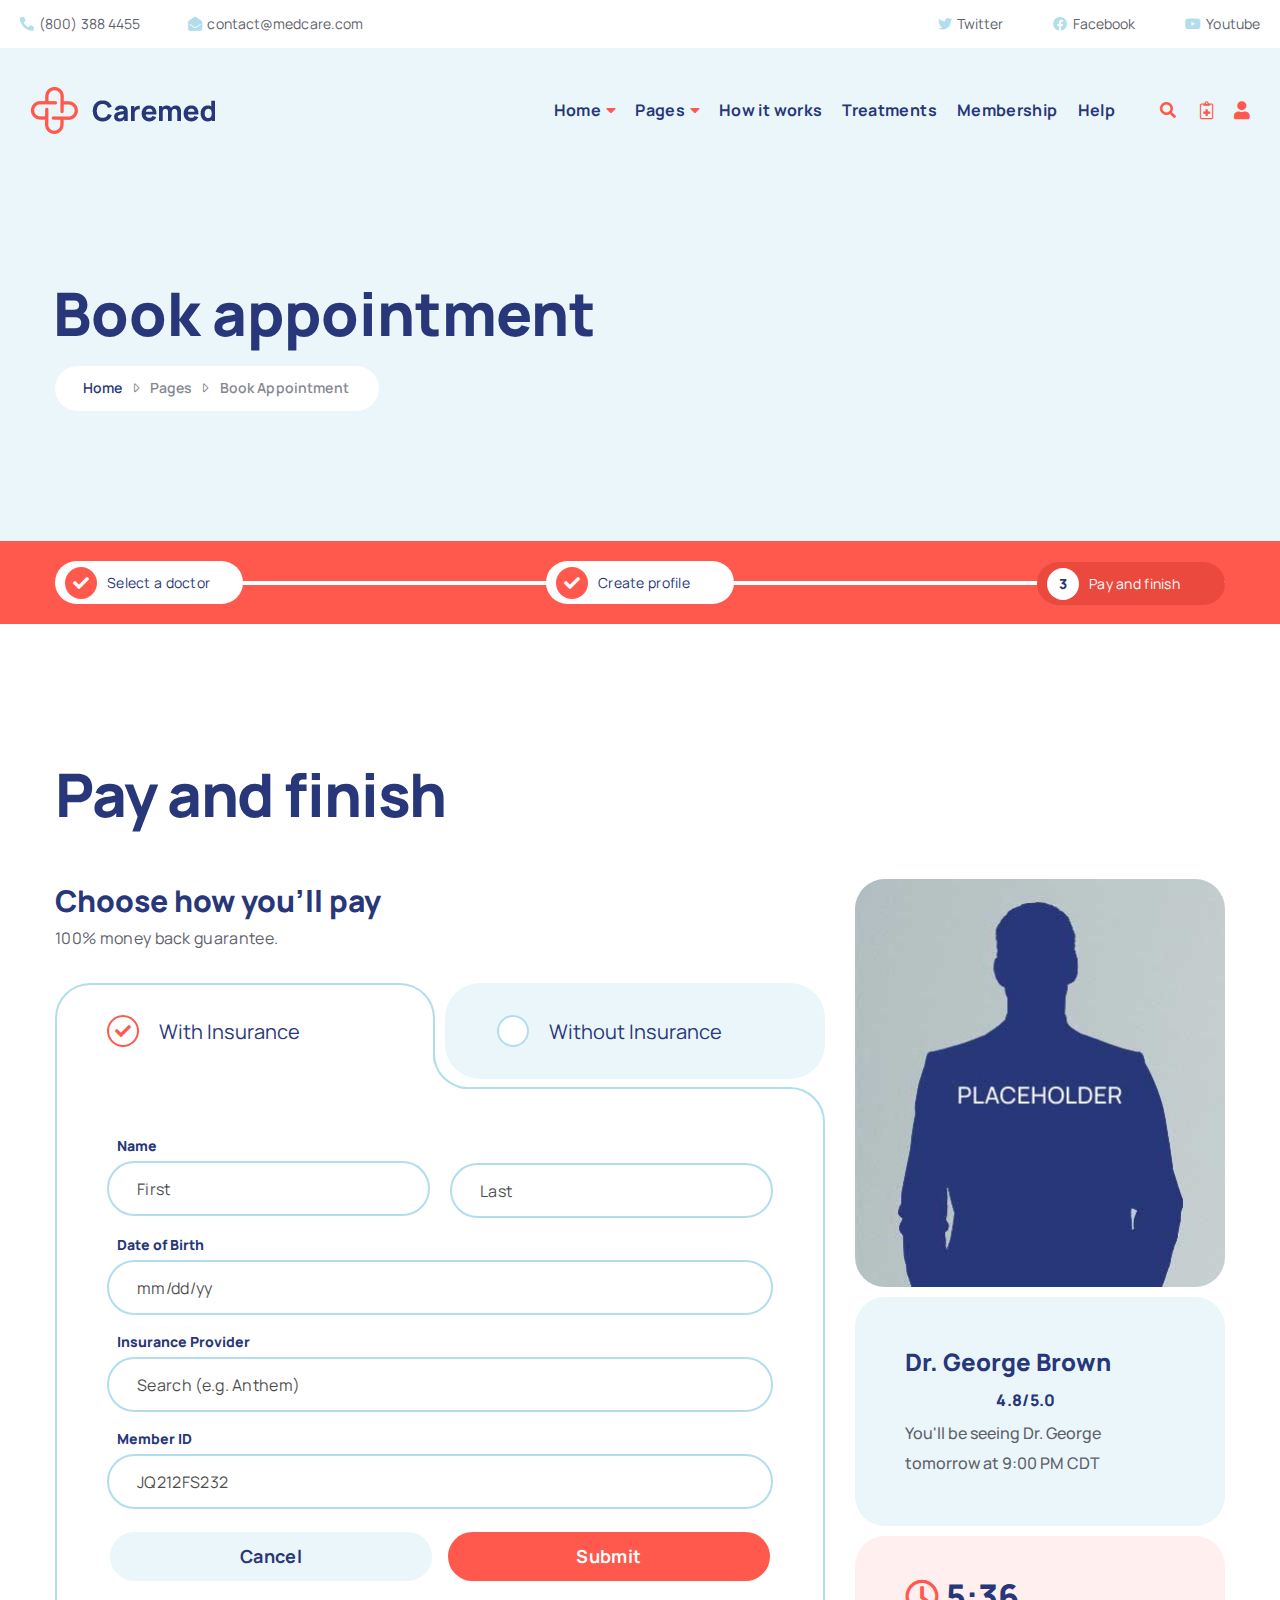
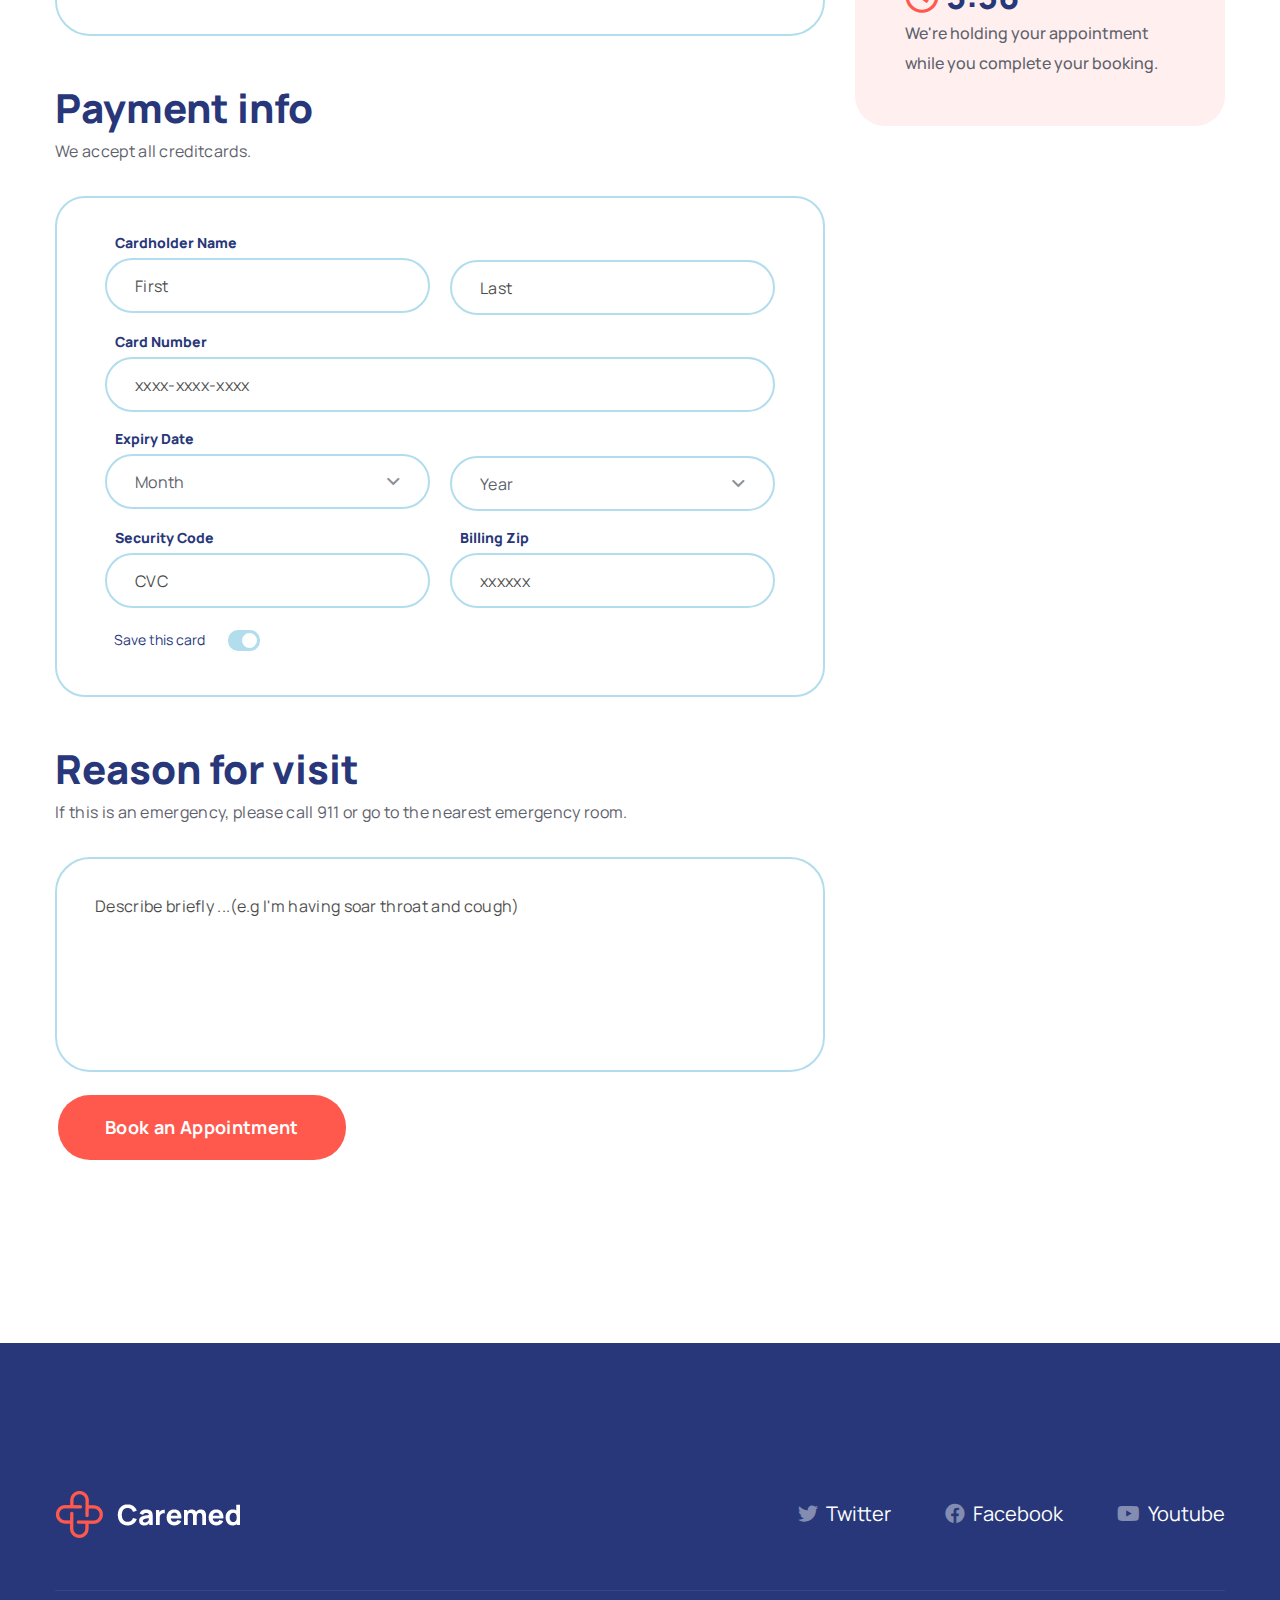
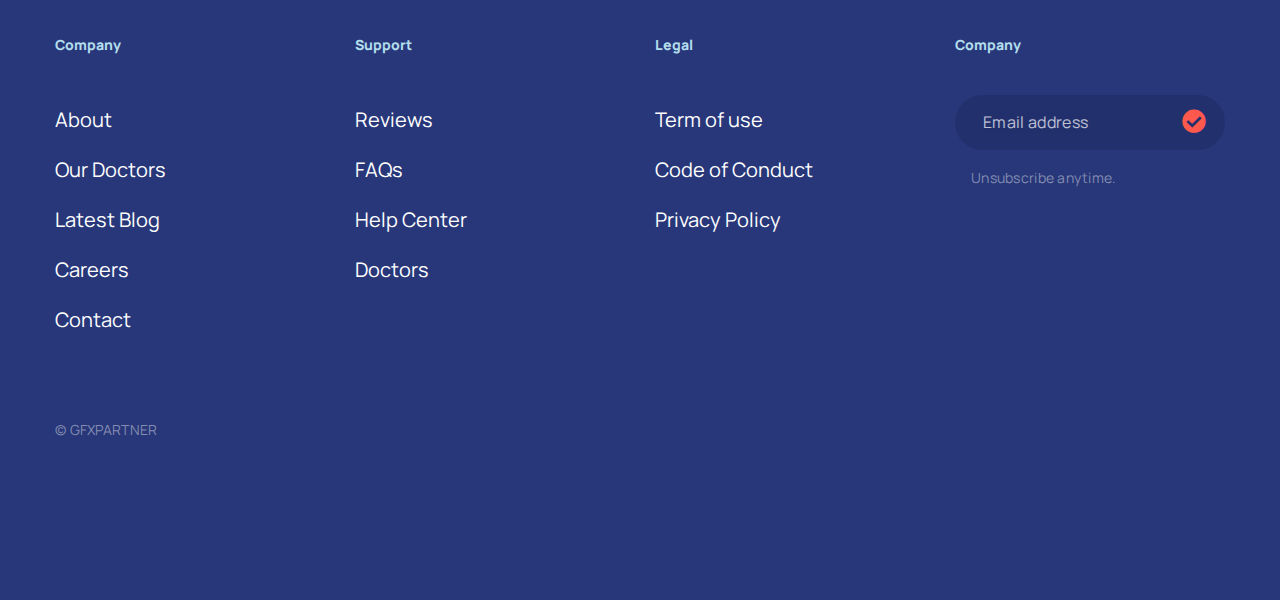
<file: Caremed/appointment-step3.html>
<!DOCTYPE html>
<html lang="en">
<head>
	<meta charset="UTF-8">
	<meta name="viewport" content="width=device-width, initial-scale=1.0, minimum-scale=1.0">

	<title>Caremed - Appointment Step 3</title>

	<meta name="keywords" content="Caremed HTML5 Responsive Template Medicine COVID-19 Corona Hospital" />
	<meta name="description" content="Caremed - Hospital HTML5 Responsive Template">
		
	<!-- Favicon -->
	<link rel="icon" type="image/x-icon" href="assets/images/favicon.ico">
	
	<!-- Plugins CSS File -->
	<link rel="stylesheet" href="assets/css/bootstrap.min.css">
	<link rel="stylesheet" href="assets/css/plugins/owl.carousel.min.css">
    <link rel="stylesheet" href="assets/css/plugins/datepicker.min.css">

	<!-- Main CSS File -->
	<link rel="stylesheet" href="assets/css/style.min.css">
	<link rel="stylesheet" href="assets/vendor/fontawesome/css/all.min.css">
	
</head>
<body>
    <!------------------------------------------------
	loading overlay - start
	------------------------------------------------>
	<div class="loading-overlay">
		<div class="bounce-loader">
			<div class="bounce1"></div>
			<div class="bounce2"></div>
			<div class="bounce3"></div>
		</div>
	</div>
	<!------------------------------------------------
	loading overlay - end
	------------------------------------------------>    
    <div class="page-wrapper">
        <!------------------------------------------------
		navigation - start
		------------------------------------------------>
		<header class="header">
            <div class="header-top">
                <div class="container-fluid">
                    <div class="header-left">
                        <ul class="top-menu top-link-menu">
                            <li><a href="tel:#" class="link-phone"><i class="fas fa-phone"></i>(800) 388 4455</a></li>
                            <li><a href="#" class="link-email"><i class="fas fa-envelope-open"></i>contact@medcare.com</a></li>
                        </ul>
                    </div>
                    <div class="header-right">
                        <ul class="top-menu">
                            <li><a href="#" class="social-link"><i class="fab fa-twitter"></i>Twitter</a></li>
                            <li><a href="#" class="social-link"><i class="fab fa-facebook"></i>Facebook</a></li>
                            <li><a href="#" class="social-link"><i class="fab fa-youtube"></i>Youtube</a></li>
                        </ul>
                    </div>
                </div>
                
            </div>
            <div class="header-middle sticky-header">
                <div class="header-left">
                    <a href="index.html" class="logo">
                        <h1 class="mb-0"><img src="assets/images/logo.png" alt="Caremed Logo" width="185" height="48"></h1>
                    </a>
                </div>
                <div class="header-right">
                    <button class="mobile-menu-toggler">
                        <span class="sr-only">Toggle mobile menu</span>
                        <i class="fal fa-bars"></i>
                    </button>
                    <nav class="main-nav ls-20">
                        <ul class="menu sf-arrows">
                            <li class="megamenu-container active">
                                <a href="index.html" class="sf-with-ul">Home<i class="fas fa-caret-down"></i></a>

                                <div class="megamenu demo">
                                    <div class="menu-col scrollable">

                                        <div class="demo-list">
                                            <div class="demo-item">
                                                <a href="index.html">
                                                    <div class="demo-bg" style="background-image: url(assets/images/menu/01_home.jpg);">
                                                        <div class="demo-link"><i class="fas fa-arrow-right"></i></div>
                                                    </div>
                                                    <span class="demo-title">Home 1 <span>(Standard1)</span></span>
                                                </a>
                                            </div><!-- End .demo-item -->

                                            <div class="demo-item">
                                                <a href="index-2.html">
                                                    <div class="demo-bg" style="background-image: url(assets/images/menu/02_home.jpg);">
                                                        <div class="demo-link"><i class="fas fa-arrow-right"></i></div>
                                                    </div>
                                                    <span class="demo-title">Home 2 <span>(How it Works)</span></span>
                                                </a>
                                            </div><!-- End .demo-item -->

                                            <div class="demo-item">
                                                <a href="index-3.html">
                                                    <div class="demo-bg" style="background-image: url(assets/images/menu/03_home.jpg);">
                                                        <div class="demo-link"><i class="fas fa-arrow-right"></i></div>
                                                    </div>
                                                    <span class="demo-title">Home 3<span>(Standard2)</span></span>
                                                </a>
                                            </div><!-- End .demo-item -->

                                            <div class="demo-item">
                                                <a href="index-4.html">
                                                    <div class="demo-bg" style="background-image: url(assets/images/menu/04_home.jpg);">
                                                        <div class="demo-link"><i class="fas fa-arrow-right"></i></div>
                                                    </div>
                                                    <span class="demo-title">Home 4<span>(Appointment1)</span></span>
                                                </a>
                                            </div><!-- End .demo-item -->

                                            <div class="demo-item">
                                                <a href="index-5.html">
                                                    <div class="demo-bg" style="background-image: url(assets/images/menu/05_home.jpg);">
                                                        <div class="demo-link"><i class="fas fa-arrow-right"></i></div>
                                                    </div>
                                                    <span class="demo-title">Home 5<span>(Appointment2)</span></span>
                                                </a>
                                            </div><!-- End .demo-item -->

                                            <div class="demo-item">
                                                <a href="index-6.html">
                                                    <div class="demo-bg" style="background-image: url(assets/images/menu/06_home.jpg);">
                                                        <div class="demo-link"><i class="fas fa-arrow-right"></i></div>
                                                    </div>
                                                    <span class="demo-title">Home 6<span>(Treatments)</span></span>
                                                </a>
                                            </div><!-- End .demo-item -->

                                            <div class="demo-item">
                                                <a href="index-7.html">
                                                    <div class="demo-bg" style="background-image: url(assets/images/menu/07_home.jpg);">
                                                        <div class="demo-link"><i class="fas fa-arrow-right"></i></div>
                                                    </div>
                                                    <span class="demo-title">Home 7<span>(COVID-19)</span></span>
                                                </a>
                                            </div><!-- End .demo-item -->
                                            <div class="demo-item">
                                                <a href="login.html">
                                                    <div class="demo-bg" style="background-image: url(assets/images/menu/30_signin.jpg);">
                                                        <div class="demo-link"><i class="fas fa-arrow-right"></i></div>
                                                    </div>
                                                    <span class="demo-title">Signin</span>
                                                </a>
                                            </div><!-- End .demo-item -->
                                            <div class="demo-item">
                                                <a href="signup.html">
                                                    <div class="demo-bg" style="background-image: url(assets/images/menu/31_signup.jpg);">
                                                        <div class="demo-link"><i class="fas fa-arrow-right"></i></div>
                                                    </div>
                                                    <span class="demo-title">Signup</span>
                                                </a>
                                            </div><!-- End .demo-item -->

                                        </div><!-- End .demo-list -->
                                    </div><!-- End .menu-col -->
                                </div><!-- End .megamenu -->
                            </li>
                            <li>
                                <a href="#" class="sf-with-ul">Pages<i class="fas fa-caret-down"></i></a>
                                <ul class="sub-menu">
                                    <li><a href="about.html"><i class="fas fa-angle-right"></i>About us</a></li>
                                    <li class="li-with-arrow">
                                        <a href="doctors.html"><i class="fas fa-angle-right"></i>Our Doctors<i class="far fa-caret-right"></i></a>
                                        <ul>
                                            <li><a href="doctors.html"><i class="fas fa-angle-right"></i>Our Doctors</a></li>
                                            <li><a href="doctors-detailed.html"><i class="fas fa-angle-right"></i>Doctor (Detailed)</a></li>
                                        </ul>
                                    </li>
                                    <li class="li-with-arrow">
                                            <a href="departments-1.html"><i class="fas fa-angle-right"></i>Departments<i class="far fa-caret-right"></i></a>
                                            <ul>
                                                <li><a href="departments-1.html"><i class="fas fa-angle-right"></i>Departments Style 1</a></li>
                                                <li><a href="departments-2.html"><i class="fas fa-angle-right"></i>Departments Style 2</a></li>
                                                <li><a href="departments-detailed.html"><i class="fas fa-angle-right"></i>Department details</a></li>
                                            </ul>
                                        </li>
                                    <li class="li-with-arrow">
                                        <a href="blog-masonry.html"><i class="fas fa-angle-right"></i>Our Blog<i class="far fa-caret-right"></i></a>
                                        <ul>
                                            <li><a href="blog-masonry.html"><i class="fas fa-angle-right"></i>Blog Masonry</a></li>
                                            <li><a href="blog-right-sidebar.html"><i class="fas fa-angle-right"></i>Blog Masonry (right sidebar)</a></li>
                                            <li><a href="blog-left-sidebar.html"><i class="fas fa-angle-right"></i>Blog Masonry (left sidebar)</a></li>
                                            <li><a href="blog-detailed.html"><i class="fas fa-angle-right"></i>Blog Detailed</a></li>
                                            <li><a href="blog-detailed-sidebar.html"><i class="fas fa-angle-right"></i>Blog Detailed (Sidebar)</a></li>
                                        </ul>
                                    </li>
									<li class="li-with-arrow">
                                        <a href="appointment-step1.html"><i class="fas fa-angle-right"></i>Appointments<i class="far fa-caret-right"></i></a>
                                        <ul>
                                            <li><a href="appointment-step1.html"><i class="fas fa-angle-right"></i>Appointment 1</a></li>
                                            <li><a href="appointment-step2.html"><i class="fas fa-angle-right"></i>Appointment 2</a></li>
                                            <li><a href="appointment-step3.html"><i class="fas fa-angle-right"></i>Appointment 3</a></li>
                                            <li><a href="appointment-step4.html"><i class="fas fa-angle-right"></i>Appointment 4</a></li>
                                        </ul>
                                    </li>
									<li class="li-with-arrow"><a href="help.html"><i class="fas fa-angle-right"></i>Help</a>
										<ul>
                                            <li><a href="help.html"><i class="fas fa-angle-right"></i>Help</a></li>
                                            <li><a href="help-questions.html"><i class="fas fa-angle-right"></i>Help Questions</a></li>
                                        </ul>
									</li>
                                    <li><a href="reviews.html"><i class="fas fa-angle-right"></i>Reviews</a></li>
									<li><a href="contact-us.html"><i class="fas fa-angle-right"></i>Contact us</a></li>
                                </ul>
                            </li>
                            <li>
                                <a href="how-it-works.html">How it works</a>
                            </li>
                            <li>
                                <a href="treatments.html">Treatments</a>
                            </li>
                            <li>
                                <a href="membership.html">Membership</a>
                            </li>
                            <li>
                                <a href="help.html">Help</a>
                            </li>
                        </ul><!-- End .menu -->
                    </nav><!-- End .main-nav -->
                    <div class="header-search">
                        <a href="#" class="search-toggle" role="button"><i class="fas fa-search"></i></a>
                        <form action="#" class="header-search-wrapper">
                            <label for="q" class="sr-only">Search</label>
                            <input type="search" class="form-control" name="q" id="q" placeholder="Search in..." required="">
                            <button type="submit" class="btn-search"><i class="fas fa-search"></i></button>
                        </form>
                    </div>
                    <a href="appointment-step1.html" class="btn btn-sm btn-primary-color ls-0">
						<span>Book an Appointment</span>
					</a>
                    <a href="appointment-step1.html" class="icon-alt"><i class="fal fa-notes-medical"></i></a>
                    <a href="login.html" class="btn btn-sm btn-secondary-color ls-0 btn-login">
						<span>Sign in</span>
					</a>
                    <a href="login.html" class="icon-alt"><i class="fas fa-user"></i></a>
                </div>
            </div>
        </header>
		<!------------------------------------------------
		navigation - end
		------------------------------------------------>
        <main class="main">
            <!------------------------------------------------
		    page header - start
		    ------------------------------------------------>
            <div class="page-header bg-more-light">
                <div class="container">
                    <h2 class="page-title">Book appointment</h2>
                    <nav aria-label="breadcrumb" class="breadcrumb-nav">
                        <ol class="breadcrumb">
                            <li class="breadcrumb-item"><a href="index.html">Home</a></li>
                            <li class="breadcrumb-item active"><a href="index.html">Pages</a></li>
                            <li class="breadcrumb-item active" aria-current="page">Book Appointment</li>
                        </ol>
                    </nav>
                </div>
            </div>
            <!------------------------------------------------
		    page header - end
		    ------------------------------------------------>
            <!------------------------------------------------
		    step bar - start
		    ------------------------------------------------>
            <div class="bg-secondary-color">
                <div class="container">
                    <div class="step-bar">
                        <div class="steps-progress">
                            <div class="progress-indicator" style="width: 100%;"></div>
                        </div>
                        <ul class="nav-step">
                            <li class="nav-item completed">
                                <div class="nav-link">
                                    <div class="check-circle"><i class="fas fa-check"></i></div>
                                    <span>Select a doctor</span>
                                </div>
                            </li>
                            <li class="nav-item completed">
                                <div class="nav-link">
                                    <div class="check-circle"><i class="fas fa-check"></i></div>
                                    <span>Create profile</span>
                                </div>
                            </li>
                            <li class="nav-item active">
                                <div class="nav-link">
                                    <div class="check-circle">3</div>
                                    <span>Pay and finish</span>
                                </div>
                            </li>
                        </ul>
                    </div>
                </div>
            </div>
            <!------------------------------------------------
		    step bar - end
		    ------------------------------------------------>
            <!------------------------------------------------
		    content - start
		    ------------------------------------------------>
            <div class="container apppointment-step-3-section">
                <div class="row">
                    <div class="col-lg-12 offset-lg-0 col-sm-8 offset-sm-2 col-10 offset-1">
                        <h2 class="ls-n-20 line-height-1">Pay and finish</h2>
                    </div>
                </div>
                <div class="row">
                    <div class="col-lg-8 offset-lg-0 col-sm-8 offset-sm-2 col-10 offset-1">
                        <div>
                            <h4 class="sub-title">Choose how you'll pay</h4>
                            <span>100% money back guarantee.</span>
                            <div class="payment-tab mt-3  mb-5">
                                <ul class="nav nav-tabs" id="tabs-1" role="tablist">
                                    <li class="nav-item">
                                        <a class="nav-link-custom active" id="tab-1-tab" data-toggle="tab" href="#tab-1" role="tab" aria-controls="tab-1" aria-selected="true">
                                            <span class="nav-check ls-0"><i class="fas fa-check"></i></span>
                                            With Insurance
                                        </a>
                                    </li>
                                    <li class="nav-item">
                                        <a class="nav-link-custom custom-1" id="tab-2-tab" data-toggle="tab" href="#tab-2" role="tab" aria-controls="tab-2" aria-selected="false">
                                            <span class="nav-check ls-0"><i class="fas fa-check"></i></span>
                                            Without Insurance
                                        </a>
                                    </li>
                                </ul>
                                <div class="tab-content" id="tab-content-1">
                                    <div class="tab-pane fade show active" id="tab-1" role="tabpanel" aria-labelledby="tab-1-tab">
                                        <form action="#">
                                            <div class="row row-joined">
                                                <div class="col-md-12 col-lg-6">
                                                    <div class="input-group input-light first-name">
                                                        <h6 class="input-title mt-0">Name</h6>
                                                        <input type="text" class="form-control" placeholder="First">
                                                    </div>
                                                </div>
                                                <div class="col-md-12 col-lg-6">
                                                    <div class="input-group input-light last-name">
                                                        <input type="text" class="form-control" placeholder="Last">
                                                    </div>
                                                </div>
                                                <div class="col-lg-12">
                                                    <div class="input-group input-light">
                                                        <h6 class="input-title">Date of Birth</h6>
                                                        <input type="text" class="form-control" placeholder="mm/dd/yy">
                                                    </div>
                                                </div>
                                                <div class="col-lg-12">
                                                    <div class="input-group input-light">
                                                        <h6 class="input-title">Insurance Provider</h6>
                                                        <input type="text" class="form-control" placeholder="Search (e.g. Anthem)">
                                                    </div>
                                                </div>
                                                <div class="col-lg-12">
                                                    <div class="input-group input-light">
                                                        <h6 class="input-title">Member ID</h6>
                                                        <input type="text" class="form-control" placeholder="JQ212FS232">
                                                    </div>
                                                </div>
                                                <div class="col-lg-12 d-lg-flex">
                                                    <a href="#" class="btn btn-more-light btn-form">
                                                        <span>Cancel</span>
                                                    </a>
                                                    <button type="submit" class="btn btn-secondary-color btn-form">
                                                        <span>Submit</span>
                                                    </button>
                                                </div>
                                            </div>    
                                        </form>
                                    </div>
                                    <div class="tab-pane fade" id="tab-2" role="tabpanel" aria-labelledby="tab-2-tab">
                                        <div class="row row-joined">
                                            <div class="col-md-12 col-lg-6">
                                                <div class="input-group input-light first-name">
                                                    <h6 class="input-title mt-0">Name</h6>
                                                    <input type="text" class="form-control" placeholder="First">
                                                </div>
                                            </div>
                                            <div class="col-md-12 col-lg-6">
                                                <div class="input-group input-light last-name">
                                                    <input type="text" class="form-control" placeholder="Last">
                                                </div>
                                            </div>
                                            <div class="col-lg-12">
                                                <div class="input-group input-light">
                                                    <h6 class="input-title">Date of Birth</h6>
                                                    <input type="text" class="form-control" placeholder="mm/dd/yy">
                                                </div>
                                            </div>
                                            <div class="col-lg-12">
                                                <div class="input-group input-light">
                                                    <h6 class="input-title">Member ID</h6>
                                                    <input type="text" class="form-control" placeholder="JQ212FS232">
                                                </div>
                                            </div>
                                            <div class="col-lg-12 d-flex">
                                                <a href="appointment-step4.html" class="btn btn-more-light btn-form">
                                                    <span>Cancel</span>
                                                </a>
                                                <a href="appointment-step4.html" class="btn btn-secondary-color btn-form">
                                                    <span>Submit</span>
                                                </a>
                                            </div>
                                        </div>
                                    </div>
                                </div>
                            </div>
                        </div>
                        <div>
                            <h4 class="sub-title sub-title-1">Payment info</h4>
                            <span>We accept all creditcards.</span>
                            <form class="appoint-form mt-3 mb-5">
                                <div class="row row-joined">
                                    <div class="col-md-12 col-lg-6">
                                        <div class="input-group input-light">
                                            <h6 class="input-title mt-0">Cardholder Name</h6>
                                            <input type="text" class="form-control" placeholder="First">
                                        </div>
                                    </div>
                                    <div class="col-md-12 col-lg-6">
                                        <div class="input-group input-light input-second">
                                            <input type="text" class="form-control" placeholder="Last">
                                        </div>
                                    </div>
                                    <div class="col-lg-12">
                                        <div class="input-group input-light">
                                            <h6 class="input-title">Card Number</h6>
                                            <input type="text" class="form-control" placeholder="xxxx-xxxx-xxxx">
                                        </div>
                                    </div>
                                    <div class="col-md-12 col-lg-6">
                                        <div class="input-group input-light">
                                            <h6 class="input-title">Expiry Date</h6>
                                            <div class="form-control select-control">Month<i class="far fa-angle-down"></i></div>
                                            <ul class="option-menu">
                                                <li class="option-list"><span class="option"><i class="far fa-caret-right"></i>January</span></li>
                                                <li class="option-list"><span class="option"><i class="far fa-caret-right"></i>February</span></li>
                                                <li class="option-list"><span class="option"><i class="far fa-caret-right"></i>March</span></li>
                                            </ul>
                                        </div>
                                    </div>
                                    <div class="col-md-12 col-lg-6 mt-2">
                                        <div class="input-group input-light input-second">
                                            <div class="form-control select-control">Year<i class="far fa-angle-down"></i></div>
                                            <ul class="option-menu">
                                                <li class="option-list"><span class="option"><i class="far fa-caret-right"></i>2018</span></li>
                                                <li class="option-list"><span class="option"><i class="far fa-caret-right"></i>2019</span></li>
                                                <li class="option-list"><span class="option"><i class="far fa-caret-right"></i>2020</span></li>
                                            </ul>
                                        </div>
                                    </div>
                                    <div class="col-md-12 col-lg-6">
                                        <div class="input-group input-light first-name">
                                            <h6 class="input-title">Security Code</h6>
                                            <input type="text" class="form-control" placeholder="CVC">
                                        </div>
                                    </div>
                                    <div class="col-md-12 col-lg-6">
                                        <div class="input-group input-light first-name">
                                            <h6 class="input-title">Billing Zip</h6>
                                            <input type="text" class="form-control" placeholder="xxxxxx">
                                        </div>
                                    </div>
                                    <div class="col-lg-12">
                                        <div class="custom-control custom-switch"> 
                                            <input type="checkbox" class="custom-control-input" id="rememberme">
                                            <label class="custom-control-label text-2" for="rememberme">Save this card</label>
                                        </div>
                                    </div>
                                </div>
                            </form>
                        </div>
                        <div>
                            <h4 class="sub-title sub-title-1">Reason for visit</h4>
                            <span>If this is an emergency, please call 911 or go to the nearest emergency room.</span>
                            <div class="input-group input-light mt-3">
                                <textarea class="form-control text-area textarea-appoint" placeholder="Describe briefly ...(e.g I'm having soar throat and cough)"></textarea>
                            </div>
                        </div>
                        <a href="appointment-step4.html" class="btn btn-secondary-color mt-2 mb-3">
                            <span>Book an Appointment</span>
                        </a>
                    </div>
                    <div class="col-lg-4 offset-lg-0 col-sm-8 offset-sm-2 col-10 offset-1">
                        <div class="image-box">
                            <figure>
                                <img src="assets/images/doctors/doctor3-7.jpg" class="w-100" alt="Doctor" width="370" height="407">
                            </figure>
                            <div class="box-content">
                                <h4 class="box-title mb-0">Dr. George Brown</h4>
                                <div class="ratings-container mb-0">
                                    <div class="ratings">
                                        <div class="ratings-val" style="width: 100%;"></div>
                                    </div>
                                    <span>4.8/5.0</span>
                                </div>
                                <span class="box-desc mb-0 ls-0">
                                    You'll be seeing Dr. George tomorrow at 9:00 PM CDT
                                </span>
                            </div>
                            <div class="box-content box-content-clock mt-1">
                                <h3 class="box-title m-b-1"><i class="far fa-clock"></i> 5:36</h3>
                                <span class="box-desc mb-0 ls-0">
                                    We're holding your appointment while you complete your booking.
                                </span>
                            </div>
                        </div>
                    </div>
                </div>
            </div>
            <!------------------------------------------------
		    content - end
		    ------------------------------------------------>
        </main>
        <!------------------------------------------------
		footer - start
		------------------------------------------------>
		<footer class="footer bg-primary-color">
			<div class="container">
				<div class="footer-top">
					<div class="row d-flex align-items-center justify-content-center">
						<div class="col-lg-6 col-sm-7 col-10">
							<a href="index.html" class="logo">
								<img src="assets/images/logo-sm.png" alt="Caremed Logo" width="185" height="48">
							</a>
						</div>
						<div class="col-lg-6 col-sm-7 col-10 d-lg-flex justify-content-lg-end">
							<div class="social-links">
								<a href="#" class="social-link"><i class="fab fa-twitter"></i><span>Twitter</span></a>
								<a href="#" class="social-link"><i class="fab fa-facebook"></i><span>Facebook</span></a>
								<a href="#" class="social-link"><i class="fab fa-youtube"></i><span>Youtube</span></a>
							</div>
						</div>
					</div>
				</div>
				<div class="footer-middle">
					<div class="container">
						<div class="row d-flex justify-content-center">
							<div class="col-lg-3 col-sm-7 col-10">
								<div class="info-box">
									<h6 class="info-title">Company</h6>
									<ul class="info-list">
										<li><a href="#" class="info-link">About</a></li>
										<li><a href="#" class="info-link">Our Doctors</a></li>
										<li><a href="#" class="info-link">Latest Blog</a></li>
										<li><a href="#" class="info-link">Careers</a></li>
										<li><a href="#" class="info-link">Contact</a></li>
									</ul>
								</div>
							</div>
							<div class="col-lg-3 col-sm-7 col-10">
								<div class="info-box">
									<h6 class="info-title">Support</h6>
									<ul class="info-list">
										<li><a href="#" class="info-link">Reviews</a></li>
										<li><a href="#" class="info-link">FAQs</a></li>
										<li><a href="#" class="info-link">Help Center</a></li>
										<li><a href="#" class="info-link">Doctors</a></li>
									</ul>
								</div>
							</div>
							<div class="col-lg-3 col-sm-7 col-10">
								<div class="info-box">
									<h6 class="info-title">Legal</h6>
									<ul class="info-list">
										<li><a href="#" class="info-link">Term of use</a></li>
										<li><a href="#" class="info-link">Code of Conduct</a></li>
										<li><a href="#" class="info-link">Privacy Policy</a></li>
									</ul>
								</div>
							</div>
							<div class="col-lg-3 col-sm-7 col-10">
								<div class="info-box">
									<h6 class="info-title">Company</h6>
									<form class="input-group input-footer">
										<input type="email" class="form-control" placeholder="Email address" required>
										<button type="submit" class="form-action"><i class="fas fa-check-circle"></i></button>
									</form>
									<p>Unsubscribe anytime.</p>
								</div>
							</div>
						</div>
					</div>
				</div>
				<div class="footer-bottom">
					<div class="row d-flex justify-content-center">
						<div class="col-lg-12 col-sm-7 col-10">
							<p>© GFXPARTNER</p>
						</div>
					</div>
				</div>
			</div>
		</footer>
		<!------------------------------------------------
		footer - end
		------------------------------------------------>
    </div>
    
    <button id="scroll-top" title="Back to Top"><i class="fal fa-angle-up"></i></button>

    <div class="mobile-menu-overlay"></div>

    <div class="mobile-menu-container mobile-menu-light">
        <div class="mobile-menu-wrapper">
            <span class="mobile-menu-close"><i class="fal fa-times"></i></span>

            <form class="input-group input-light input-search" action="#">
                                <input type="text" class="form-control search-control" placeholder="search" required>
                                <button type="submit" class="btn-search"><i class="fas fa-search"></i></button>
                            </form>
            
            <nav class="mobile-nav mt-5">
                <ul class="mobile-menu">
                    <li>
                        <a href="#"  class="sf-with-ul">Home Pages</a>

                        <ul>
                            <li><a href="index.html">Home 1</a></li>
                            <li><a href="index-2.html">Home 2</a></li>
                            <li><a href="index-3.html">Home 3</a></li>
                            <li><a href="index-4.html">Home 4</a></li>
                            <li><a href="index-5.html">Home 5</a></li>
                            <li><a href="index-6.html">Home 6</a></li>
                            <li><a href="index-7.html">Home 7</a></li>
                        </ul>
                    </li>
                    <li>
                        <a href="#" class="sf-with-ul">Standard Pages</a>
                        <ul>
                            <li><a href="about.html">About Us</a></li>
                            <li><a href="doctors.html">Our Doctors</a></li>
                            <li><a href="doctors-detailed.html">Doctor (Detailed)</a></li>
                            <li><a href="departments-1.html">Departments (Style 01)</a></li>
                            <li><a href="departments-2.html">Departments (Style 02)</a></li>
                            <li><a href="departments-detailed.html">Departments (Detailed)</a></li>
                            <li><a href="treatments.html">Treatments</a></li>
                            <li><a href="how-it-works.html">How it Works</a></li>
                            <li><a href="help.html">Help</a></li>
                            <li><a href="help-questions.html">Help Questions</a></li>
                            <li><a href="membership.html">Membership</a></li>
                            <li><a href="reviews.html">Reviews</a></li>
                            <li><a href="contact-us.html">Contact</a></li>
                        </ul>
                    </li>
                    <li>
                        <a href="#" class="sf-with-ul">Blog Pages</a>
                        <ul>
                            <li><a href="blog-masonry.html">Blog Masonry</a></li>
                            <li><a href="blog-right-sidebar.html">Blog Masonry (Right Sidebar)</a></li>
                            <li><a href="blog-left-sidebar.html">Blog Masonry (Left Sidebar)</a></li>
                            <li><a href="blog-detailed.html">Blog Detailed</a></li>
                            <li><a href="blog-detailed-sidebar.html">Blog Detailed Sidebar</a></li>
                        </ul>
                    </li>
                    <li>
                        <a href="#" class="sf-with-ul">Appointments</a>
                        <ul>
                            <li><a href="appointment-step1.html">Appointment (Step01)</a></li>
                            <li><a href="appointment-step2.html">Appointment (Step02)</a></li>
                            <li><a href="appointment-step3.html">Appointment (Step03)</a></li>
                            <li><a href="appointment-step4.html">Appointment (Step04)</a></li>
                        </ul>
                    </li>
                    <li>
                        <a href="#" class="sf-with-ul">Login Pages</a>
                        <ul>
                            <li><a href="login.html">Signin</a></li>
                            <li><a href="signup.html">Signup</a></li>
                        </ul>
                    </li>
                </ul>
            </nav><!-- End .mobile-nav -->

            <div class="social-icons mt-6">
                <a href="#" class="social-icon" target="_blank" title="Twitter"><i class="fab fa-twitter"></i></a>
                <a href="#" class="social-icon" target="_blank" title="Facebook"><i class="fab fa-facebook"></i></a>
                <a href="#" class="social-icon" target="_blank" title="Youtube"><i class="fab fa-youtube"></i></a>
            </div><!-- End .social-icons -->

            <div class="mobile-actions">
                <a href="appointment-step1.html" class="btn btn-secondary-color btn-xs">Book Appointment</a>
                <a href="login.html" class="btn btn-xs">Signin</a>
            </div><!-- End .mobile-actions -->
        </div><!-- End .mobile-menu-wrapper -->
    </div><!-- End .mobile-menu-container -->
    
    
    <!-- Plugins JS File -->
    <script src="assets/js/jquery.min.js"></script>
    <script src="assets/js/bootstrap.bundle.min.js"></script>
    <script src="assets/js/jquery.waypoints.min.js"></script>
    <script src="assets/js/plugins/owl.carousel.min.js"></script>
    <script src="assets/js/plugins/datepicker.min.js"></script>
    <script src="assets/js/plugins/imagesloaded.pkgd.min.js"></script>
    <script src="assets/js/plugins/isotope.pkgd.min.js"></script>

    
    <!-- Main JS File -->
    <script src="assets/js/main.min.js"></script>
    
</body>
</html>
</file>
<file: assets/css/plugins/datepicker.min.css>
/*!
 * Datepicker for Bootstrap v1.9.0 (https://github.com/uxsolutions/bootstrap-datepicker)
 *
 * Licensed under the Apache License v2.0 (http://www.apache.org/licenses/LICENSE-2.0)
 */

 .datepicker{border-radius:4px;direction:ltr}.datepicker-inline{width:220px}.datepicker-rtl{direction:rtl}.datepicker-rtl.dropdown-menu{left:auto}.datepicker-rtl table tr td span{float:right}.datepicker-dropdown{top:0;left:0;padding:4px}.datepicker-dropdown:before{content:'';display:inline-block;border-left:7px solid transparent;border-right:7px solid transparent;border-bottom:7px solid rgba(0,0,0,.15);border-top:0;border-bottom-color:rgba(0,0,0,.2);position:absolute}.datepicker-dropdown:after{content:'';display:inline-block;border-left:6px solid transparent;border-right:6px solid transparent;border-bottom:6px solid #fff;border-top:0;position:absolute}.datepicker-dropdown.datepicker-orient-left:before{left:6px}.datepicker-dropdown.datepicker-orient-left:after{left:7px}.datepicker-dropdown.datepicker-orient-right:before{right:6px}.datepicker-dropdown.datepicker-orient-right:after{right:7px}.datepicker-dropdown.datepicker-orient-bottom:before{top:-7px}.datepicker-dropdown.datepicker-orient-bottom:after{top:-6px}.datepicker-dropdown.datepicker-orient-top:before{bottom:-7px;border-bottom:0;border-top:7px solid rgba(0,0,0,.15)}.datepicker-dropdown.datepicker-orient-top:after{bottom:-6px;border-bottom:0;border-top:6px solid #fff}.datepicker table{margin:0;-webkit-touch-callout:none;-webkit-user-select:none;-khtml-user-select:none;-moz-user-select:none;-ms-user-select:none;user-select:none}.datepicker table tr td,.datepicker table tr th{text-align:center;width:30px;height:30px;border-radius:4px;border:none}.table-striped .datepicker table tr td,.table-striped .datepicker table tr th{background-color:transparent}.datepicker table tr td.new,.datepicker table tr td.old{color:#777}.datepicker table tr td.day:hover,.datepicker table tr td.focused{background:#eee;cursor:pointer}.datepicker table tr td.disabled,.datepicker table tr td.disabled:hover{background:0 0;color:#777;cursor:default}.datepicker table tr td.highlighted{color:#000;background-color:#d9edf7;border-color:#85c5e5;border-radius:0}.datepicker table tr td.highlighted.focus,.datepicker table tr td.highlighted:focus{color:#000;background-color:#afd9ee;border-color:#298fc2}.datepicker table tr td.highlighted:hover{color:#000;background-color:#afd9ee;border-color:#52addb}.datepicker table tr td.highlighted.active,.datepicker table tr td.highlighted:active{color:#000;background-color:#afd9ee;border-color:#52addb}.datepicker table tr td.highlighted.active.focus,.datepicker table tr td.highlighted.active:focus,.datepicker table tr td.highlighted.active:hover,.datepicker table tr td.highlighted:active.focus,.datepicker table tr td.highlighted:active:focus,.datepicker table tr td.highlighted:active:hover{color:#000;background-color:#91cbe8;border-color:#298fc2}.datepicker table tr td.highlighted.disabled.focus,.datepicker table tr td.highlighted.disabled:focus,.datepicker table tr td.highlighted.disabled:hover,.datepicker table tr td.highlighted[disabled].focus,.datepicker table tr td.highlighted[disabled]:focus,.datepicker table tr td.highlighted[disabled]:hover,fieldset[disabled] .datepicker table tr td.highlighted.focus,fieldset[disabled] .datepicker table tr td.highlighted:focus,fieldset[disabled] .datepicker table tr td.highlighted:hover{background-color:#d9edf7;border-color:#85c5e5}.datepicker table tr td.highlighted.focused{background:#afd9ee}.datepicker table tr td.highlighted.disabled,.datepicker table tr td.highlighted.disabled:active{background:#d9edf7;color:#777}.datepicker table tr td.today{color:#000;background-color:#ffdb99;border-color:#ffb733}.datepicker table tr td.today.focus,.datepicker table tr td.today:focus{color:#000;background-color:#ffc966;border-color:#b37400}.datepicker table tr td.today:hover{color:#000;background-color:#ffc966;border-color:#f59e00}.datepicker table tr td.today.active,.datepicker table tr td.today:active{color:#000;background-color:#ffc966;border-color:#f59e00}.datepicker table tr td.today.active.focus,.datepicker table tr td.today.active:focus,.datepicker table tr td.today.active:hover,.datepicker table tr td.today:active.focus,.datepicker table tr td.today:active:focus,.datepicker table tr td.today:active:hover{color:#000;background-color:#ffbc42;border-color:#b37400}.datepicker table tr td.today.disabled.focus,.datepicker table tr td.today.disabled:focus,.datepicker table tr td.today.disabled:hover,.datepicker table tr td.today[disabled].focus,.datepicker table tr td.today[disabled]:focus,.datepicker table tr td.today[disabled]:hover,fieldset[disabled] .datepicker table tr td.today.focus,fieldset[disabled] .datepicker table tr td.today:focus,fieldset[disabled] .datepicker table tr td.today:hover{background-color:#ffdb99;border-color:#ffb733}.datepicker table tr td.today.focused{background:#ffc966}.datepicker table tr td.today.disabled,.datepicker table tr td.today.disabled:active{background:#ffdb99;color:#777}.datepicker table tr td.range{color:#000;background-color:#eee;border-color:#bbb;border-radius:0}.datepicker table tr td.range.focus,.datepicker table tr td.range:focus{color:#000;background-color:#d5d5d5;border-color:#7c7c7c}.datepicker table tr td.range:hover{color:#000;background-color:#d5d5d5;border-color:#9d9d9d}.datepicker table tr td.range.active,.datepicker table tr td.range:active{color:#000;background-color:#d5d5d5;border-color:#9d9d9d}.datepicker table tr td.range.active.focus,.datepicker table tr td.range.active:focus,.datepicker table tr td.range.active:hover,.datepicker table tr td.range:active.focus,.datepicker table tr td.range:active:focus,.datepicker table tr td.range:active:hover{color:#000;background-color:#c3c3c3;border-color:#7c7c7c}.datepicker table tr td.range.disabled.focus,.datepicker table tr td.range.disabled:focus,.datepicker table tr td.range.disabled:hover,.datepicker table tr td.range[disabled].focus,.datepicker table tr td.range[disabled]:focus,.datepicker table tr td.range[disabled]:hover,fieldset[disabled] .datepicker table tr td.range.focus,fieldset[disabled] .datepicker table tr td.range:focus,fieldset[disabled] .datepicker table tr td.range:hover{background-color:#eee;border-color:#bbb}.datepicker table tr td.range.focused{background:#d5d5d5}.datepicker table tr td.range.disabled,.datepicker table tr td.range.disabled:active{background:#eee;color:#777}.datepicker table tr td.range.highlighted{color:#000;background-color:#e4eef3;border-color:#9dc1d3}.datepicker table tr td.range.highlighted.focus,.datepicker table tr td.range.highlighted:focus{color:#000;background-color:#c1d7e3;border-color:#4b88a6}.datepicker table tr td.range.highlighted:hover{color:#000;background-color:#c1d7e3;border-color:#73a6c0}.datepicker table tr td.range.highlighted.active,.datepicker table tr td.range.highlighted:active{color:#000;background-color:#c1d7e3;border-color:#73a6c0}.datepicker table tr td.range.highlighted.active.focus,.datepicker table tr td.range.highlighted.active:focus,.datepicker table tr td.range.highlighted.active:hover,.datepicker table tr td.range.highlighted:active.focus,.datepicker table tr td.range.highlighted:active:focus,.datepicker table tr td.range.highlighted:active:hover{color:#000;background-color:#a8c8d8;border-color:#4b88a6}.datepicker table tr td.range.highlighted.disabled.focus,.datepicker table tr td.range.highlighted.disabled:focus,.datepicker table tr td.range.highlighted.disabled:hover,.datepicker table tr td.range.highlighted[disabled].focus,.datepicker table tr td.range.highlighted[disabled]:focus,.datepicker table tr td.range.highlighted[disabled]:hover,fieldset[disabled] .datepicker table tr td.range.highlighted.focus,fieldset[disabled] .datepicker table tr td.range.highlighted:focus,fieldset[disabled] .datepicker table tr td.range.highlighted:hover{background-color:#e4eef3;border-color:#9dc1d3}.datepicker table tr td.range.highlighted.focused{background:#c1d7e3}.datepicker table tr td.range.highlighted.disabled,.datepicker table tr td.range.highlighted.disabled:active{background:#e4eef3;color:#777}.datepicker table tr td.range.today{color:#000;background-color:#f7ca77;border-color:#f1a417}.datepicker table tr td.range.today.focus,.datepicker table tr td.range.today:focus{color:#000;background-color:#f4b747;border-color:#815608}.datepicker table tr td.range.today:hover{color:#000;background-color:#f4b747;border-color:#bf800c}.datepicker table tr td.range.today.active,.datepicker table tr td.range.today:active{color:#000;background-color:#f4b747;border-color:#bf800c}.datepicker table tr td.range.today.active.focus,.datepicker table tr td.range.today.active:focus,.datepicker table tr td.range.today.active:hover,.datepicker table tr td.range.today:active.focus,.datepicker table tr td.range.today:active:focus,.datepicker table tr td.range.today:active:hover{color:#000;background-color:#f2aa25;border-color:#815608}.datepicker table tr td.range.today.disabled.focus,.datepicker table tr td.range.today.disabled:focus,.datepicker table tr td.range.today.disabled:hover,.datepicker table tr td.range.today[disabled].focus,.datepicker table tr td.range.today[disabled]:focus,.datepicker table tr td.range.today[disabled]:hover,fieldset[disabled] .datepicker table tr td.range.today.focus,fieldset[disabled] .datepicker table tr td.range.today:focus,fieldset[disabled] .datepicker table tr td.range.today:hover{background-color:#f7ca77;border-color:#f1a417}.datepicker table tr td.range.today.disabled,.datepicker table tr td.range.today.disabled:active{background:#f7ca77;color:#777}.datepicker table tr td.selected,.datepicker table tr td.selected.highlighted{color:#fff;background-color:#777;border-color:#555;text-shadow:0 -1px 0 rgba(0,0,0,.25)}.datepicker table tr td.selected.focus,.datepicker table tr td.selected.highlighted.focus,.datepicker table tr td.selected.highlighted:focus,.datepicker table tr td.selected:focus{color:#fff;background-color:#5e5e5e;border-color:#161616}.datepicker table tr td.selected.highlighted:hover,.datepicker table tr td.selected:hover{color:#fff;background-color:#5e5e5e;border-color:#373737}.datepicker table tr td.selected.active,.datepicker table tr td.selected.highlighted.active,.datepicker table tr td.selected.highlighted:active,.datepicker table tr td.selected:active{color:#fff;background-color:#5e5e5e;border-color:#373737}.datepicker table tr td.selected.active.focus,.datepicker table tr td.selected.active:focus,.datepicker table tr td.selected.active:hover,.datepicker table tr td.selected.highlighted.active.focus,.datepicker table tr td.selected.highlighted.active:focus,.datepicker table tr td.selected.highlighted.active:hover,.datepicker table tr td.selected.highlighted:active.focus,.datepicker table tr td.selected.highlighted:active:focus,.datepicker table tr td.selected.highlighted:active:hover,.datepicker table tr td.selected:active.focus,.datepicker table tr td.selected:active:focus,.datepicker table tr td.selected:active:hover{color:#fff;background-color:#4c4c4c;border-color:#161616}.datepicker table tr td.selected.disabled.focus,.datepicker table tr td.selected.disabled:focus,.datepicker table tr td.selected.disabled:hover,.datepicker table tr td.selected.highlighted.disabled.focus,.datepicker table tr td.selected.highlighted.disabled:focus,.datepicker table tr td.selected.highlighted.disabled:hover,.datepicker table tr td.selected.highlighted[disabled].focus,.datepicker table tr td.selected.highlighted[disabled]:focus,.datepicker table tr td.selected.highlighted[disabled]:hover,.datepicker table tr td.selected[disabled].focus,.datepicker table tr td.selected[disabled]:focus,.datepicker table tr td.selected[disabled]:hover,fieldset[disabled] .datepicker table tr td.selected.focus,fieldset[disabled] .datepicker table tr td.selected.highlighted.focus,fieldset[disabled] .datepicker table tr td.selected.highlighted:focus,fieldset[disabled] .datepicker table tr td.selected.highlighted:hover,fieldset[disabled] .datepicker table tr td.selected:focus,fieldset[disabled] .datepicker table tr td.selected:hover{background-color:#777;border-color:#555}.datepicker table tr td.active,.datepicker table tr td.active.highlighted{color:#fff;background-color:#337ab7;border-color:#2e6da4;text-shadow:0 -1px 0 rgba(0,0,0,.25)}.datepicker table tr td.active.focus,.datepicker table tr td.active.highlighted.focus,.datepicker table tr td.active.highlighted:focus,.datepicker table tr td.active:focus{color:#fff;background-color:#286090;border-color:#122b40}.datepicker table tr td.active.highlighted:hover,.datepicker table tr td.active:hover{color:#fff;background-color:#286090;border-color:#204d74}.datepicker table tr td.active.active,.datepicker table tr td.active.highlighted.active,.datepicker table tr td.active.highlighted:active,.datepicker table tr td.active:active{color:#fff;background-color:#286090;border-color:#204d74}.datepicker table tr td.active.active.focus,.datepicker table tr td.active.active:focus,.datepicker table tr td.active.active:hover,.datepicker table tr td.active.highlighted.active.focus,.datepicker table tr td.active.highlighted.active:focus,.datepicker table tr td.active.highlighted.active:hover,.datepicker table tr td.active.highlighted:active.focus,.datepicker table tr td.active.highlighted:active:focus,.datepicker table tr td.active.highlighted:active:hover,.datepicker table tr td.active:active.focus,.datepicker table tr td.active:active:focus,.datepicker table tr td.active:active:hover{color:#fff;background-color:#204d74;border-color:#122b40}.datepicker table tr td.active.disabled.focus,.datepicker table tr td.active.disabled:focus,.datepicker table tr td.active.disabled:hover,.datepicker table tr td.active.highlighted.disabled.focus,.datepicker table tr td.active.highlighted.disabled:focus,.datepicker table tr td.active.highlighted.disabled:hover,.datepicker table tr td.active.highlighted[disabled].focus,.datepicker table tr td.active.highlighted[disabled]:focus,.datepicker table tr td.active.highlighted[disabled]:hover,.datepicker table tr td.active[disabled].focus,.datepicker table tr td.active[disabled]:focus,.datepicker table tr td.active[disabled]:hover,fieldset[disabled] .datepicker table tr td.active.focus,fieldset[disabled] .datepicker table tr td.active.highlighted.focus,fieldset[disabled] .datepicker table tr td.active.highlighted:focus,fieldset[disabled] .datepicker table tr td.active.highlighted:hover,fieldset[disabled] .datepicker table tr td.active:focus,fieldset[disabled] .datepicker table tr td.active:hover{background-color:#337ab7;border-color:#2e6da4}.datepicker table tr td span{display:block;width:23%;height:54px;line-height:54px;float:left;margin:1%;cursor:pointer;border-radius:4px}.datepicker table tr td span.focused,.datepicker table tr td span:hover{background:#eee}.datepicker table tr td span.disabled,.datepicker table tr td span.disabled:hover{background:0 0;color:#777;cursor:default}.datepicker table tr td span.active,.datepicker table tr td span.active.disabled,.datepicker table tr td span.active.disabled:hover,.datepicker table tr td span.active:hover{color:#fff;background-color:#337ab7;border-color:#2e6da4;text-shadow:0 -1px 0 rgba(0,0,0,.25)}.datepicker table tr td span.active.disabled.focus,.datepicker table tr td span.active.disabled:focus,.datepicker table tr td span.active.disabled:hover.focus,.datepicker table tr td span.active.disabled:hover:focus,.datepicker table tr td span.active.focus,.datepicker table tr td span.active:focus,.datepicker table tr td span.active:hover.focus,.datepicker table tr td span.active:hover:focus{color:#fff;background-color:#286090;border-color:#122b40}.datepicker table tr td span.active.disabled:hover,.datepicker table tr td span.active.disabled:hover:hover,.datepicker table tr td span.active:hover,.datepicker table tr td span.active:hover:hover{color:#fff;background-color:#286090;border-color:#204d74}.datepicker table tr td span.active.active,.datepicker table tr td span.active.disabled.active,.datepicker table tr td span.active.disabled:active,.datepicker table tr td span.active.disabled:hover.active,.datepicker table tr td span.active.disabled:hover:active,.datepicker table tr td span.active:active,.datepicker table tr td span.active:hover.active,.datepicker table tr td span.active:hover:active{color:#fff;background-color:#286090;border-color:#204d74}.datepicker table tr td span.active.active.focus,.datepicker table tr td span.active.active:focus,.datepicker table tr td span.active.active:hover,.datepicker table tr td span.active.disabled.active.focus,.datepicker table tr td span.active.disabled.active:focus,.datepicker table tr td span.active.disabled.active:hover,.datepicker table tr td span.active.disabled:active.focus,.datepicker table tr td span.active.disabled:active:focus,.datepicker table tr td span.active.disabled:active:hover,.datepicker table tr td span.active.disabled:hover.active.focus,.datepicker table tr td span.active.disabled:hover.active:focus,.datepicker table tr td span.active.disabled:hover.active:hover,.datepicker table tr td span.active.disabled:hover:active.focus,.datepicker table tr td span.active.disabled:hover:active:focus,.datepicker table tr td span.active.disabled:hover:active:hover,.datepicker table tr td span.active:active.focus,.datepicker table tr td span.active:active:focus,.datepicker table tr td span.active:active:hover,.datepicker table tr td span.active:hover.active.focus,.datepicker table tr td span.active:hover.active:focus,.datepicker table tr td span.active:hover.active:hover,.datepicker table tr td span.active:hover:active.focus,.datepicker table tr td span.active:hover:active:focus,.datepicker table tr td span.active:hover:active:hover{color:#fff;background-color:#204d74;border-color:#122b40}.datepicker table tr td span.active.disabled.disabled.focus,.datepicker table tr td span.active.disabled.disabled:focus,.datepicker table tr td span.active.disabled.disabled:hover,.datepicker table tr td span.active.disabled.focus,.datepicker table tr td span.active.disabled:focus,.datepicker table tr td span.active.disabled:hover,.datepicker table tr td span.active.disabled:hover.disabled.focus,.datepicker table tr td span.active.disabled:hover.disabled:focus,.datepicker table tr td span.active.disabled:hover.disabled:hover,.datepicker table tr td span.active.disabled:hover[disabled].focus,.datepicker table tr td span.active.disabled:hover[disabled]:focus,.datepicker table tr td span.active.disabled:hover[disabled]:hover,.datepicker table tr td span.active.disabled[disabled].focus,.datepicker table tr td span.active.disabled[disabled]:focus,.datepicker table tr td span.active.disabled[disabled]:hover,.datepicker table tr td span.active:hover.disabled.focus,.datepicker table tr td span.active:hover.disabled:focus,.datepicker table tr td span.active:hover.disabled:hover,.datepicker table tr td span.active:hover[disabled].focus,.datepicker table tr td span.active:hover[disabled]:focus,.datepicker table tr td span.active:hover[disabled]:hover,.datepicker table tr td span.active[disabled].focus,.datepicker table tr td span.active[disabled]:focus,.datepicker table tr td span.active[disabled]:hover,fieldset[disabled] .datepicker table tr td span.active.disabled.focus,fieldset[disabled] .datepicker table tr td span.active.disabled:focus,fieldset[disabled] .datepicker table tr td span.active.disabled:hover,fieldset[disabled] .datepicker table tr td span.active.disabled:hover.focus,fieldset[disabled] .datepicker table tr td span.active.disabled:hover:focus,fieldset[disabled] .datepicker table tr td span.active.disabled:hover:hover,fieldset[disabled] .datepicker table tr td span.active.focus,fieldset[disabled] .datepicker table tr td span.active:focus,fieldset[disabled] .datepicker table tr td span.active:hover,fieldset[disabled] .datepicker table tr td span.active:hover.focus,fieldset[disabled] .datepicker table tr td span.active:hover:focus,fieldset[disabled] .datepicker table tr td span.active:hover:hover{background-color:#337ab7;border-color:#2e6da4}.datepicker table tr td span.new,.datepicker table tr td span.old{color:#777}.datepicker .datepicker-switch{width:145px}.datepicker .datepicker-switch,.datepicker .next,.datepicker .prev,.datepicker tfoot tr th{cursor:pointer}.datepicker .datepicker-switch:hover,.datepicker .next:hover,.datepicker .prev:hover,.datepicker tfoot tr th:hover{background:#eee}.datepicker .next.disabled,.datepicker .prev.disabled{visibility:hidden}.datepicker .cw{font-size:10px;width:12px;padding:0 2px 0 5px;vertical-align:middle}.input-group.date .input-group-addon{cursor:pointer}.input-daterange{width:100%}.input-daterange input{text-align:center}.input-daterange input:first-child{border-radius:3px 0 0 3px}.input-daterange input:last-child{border-radius:0 3px 3px 0}.input-daterange .input-group-addon{width:auto;min-width:16px;padding:4px 5px;line-height:1.42857143;border-width:1px 0;margin-left:-5px;margin-right:-5px}.datepicker.dropdown-menu{position:absolute;top:100%;left:0;z-index:1000;display:none;float:left;min-width:160px;list-style:none;background-color:#fff;border:1px solid #ccc;border:1px solid rgba(0,0,0,.15);border-radius:4px;-webkit-box-shadow:0 6px 12px rgba(0,0,0,.175);-moz-box-shadow:0 6px 12px rgba(0,0,0,.175);box-shadow:0 6px 12px rgba(0,0,0,.175);-webkit-background-clip:padding-box;-moz-background-clip:padding;background-clip:padding-box;color:#333;font-size:13px;line-height:1.42857143}.datepicker.datepicker-inline td,.datepicker.datepicker-inline th,.datepicker.dropdown-menu td,.datepicker.dropdown-menu th{padding:0 5px}
</file>
<file: assets/css/style.min.css>
@import url("https://fonts.googleapis.com/css?family=Manrope:300,300i,400,400i,600,600i,700,700i,800,800i");
.mt-1 {
  margin-top: 1rem !important;
}
.mt-2 {
  margin-top: 2rem !important;
}
.mt-3 {
  margin-top: 3rem !important;
}
.mt-4 {
  margin-top: 4rem !important;
}
.mt-5 {
  margin-top: 5rem !important;
}
.mt-6 {
  margin-top: 6rem !important;
}
.mt-7 {
  margin-top: 7rem !important;
}
.mt-8 {
  margin-top: 8rem !important;
}
.mt-9 {
  margin-top: 9rem !important;
}
.mt-10 {
  margin-top: 10rem !important;
}
.mt-11 {
  margin-top: 11rem !important;
}
.mt-12 {
  margin-top: 12rem !important;
}
.mt-13 {
  margin-top: 13rem !important;
}
.mt-14 {
  margin-top: 14rem !important;
}
.mt-15 {
  margin-top: 15rem !important;
}
.mt-16 {
  margin-top: 16rem !important;
}
.mt-17 {
  margin-top: 17rem !important;
}
.mt-18 {
  margin-top: 18rem !important;
}
.mt-19 {
  margin-top: 19rem !important;
}
.mt-20 {
  margin-top: 20rem !important;
}
.mb-1 {
  margin-bottom: 1rem !important;
}
.mb-2 {
  margin-bottom: 2rem !important;
}
.mb-3 {
  margin-bottom: 3rem !important;
}
.mb-4 {
  margin-bottom: 4rem !important;
}
.mb-5 {
  margin-bottom: 5rem !important;
}
.mb-6 {
  margin-bottom: 6rem !important;
}
.mb-7 {
  margin-bottom: 7rem !important;
}
.mb-8 {
  margin-bottom: 8rem !important;
}
.mb-9 {
  margin-bottom: 9rem !important;
}
.mb-10 {
  margin-bottom: 10rem !important;
}
.mb-11 {
  margin-bottom: 11rem !important;
}
.mb-12 {
  margin-bottom: 12rem !important;
}
.mb-13 {
  margin-bottom: 13rem !important;
}
.mb-14 {
  margin-bottom: 14rem !important;
}
.mb-15 {
  margin-bottom: 15rem !important;
}
.mb-16 {
  margin-bottom: 16rem !important;
}
.mb-17 {
  margin-bottom: 17rem !important;
}
.mb-18 {
  margin-bottom: 18rem !important;
}
.mb-19 {
  margin-bottom: 19rem !important;
}
.mb-20 {
  margin-bottom: 20rem !important;
}
.mr-1 {
  margin-right: 1rem !important;
}
.mr-2 {
  margin-right: 2rem !important;
}
.mr-3 {
  margin-right: 3rem !important;
}
.mr-4 {
  margin-right: 4rem !important;
}
.mr-5 {
  margin-right: 5rem !important;
}
.mr-6 {
  margin-right: 6rem !important;
}
.mr-7 {
  margin-right: 7rem !important;
}
.mr-8 {
  margin-right: 8rem !important;
}
.mr-9 {
  margin-right: 9rem !important;
}
.mr-10 {
  margin-right: 10rem !important;
}
.mr-11 {
  margin-right: 11rem !important;
}
.mr-12 {
  margin-right: 12rem !important;
}
.mr-13 {
  margin-right: 13rem !important;
}
.mr-14 {
  margin-right: 14rem !important;
}
.mr-15 {
  margin-right: 15rem !important;
}
.mr-16 {
  margin-right: 16rem !important;
}
.mr-17 {
  margin-right: 17rem !important;
}
.mr-18 {
  margin-right: 18rem !important;
}
.mr-19 {
  margin-right: 19rem !important;
}
.mr-20 {
  margin-right: 20rem !important;
}
.ml-1 {
  margin-left: 1rem !important;
}
.ml-2 {
  margin-left: 2rem !important;
}
.ml-3 {
  margin-left: 3rem !important;
}
.ml-4 {
  margin-left: 4rem !important;
}
.ml-5 {
  margin-left: 5rem !important;
}
.ml-6 {
  margin-left: 6rem !important;
}
.ml-7 {
  margin-left: 7rem !important;
}
.ml-8 {
  margin-left: 8rem !important;
}
.ml-9 {
  margin-left: 9rem !important;
}
.ml-10 {
  margin-left: 10rem !important;
}
.ml-11 {
  margin-left: 11rem !important;
}
.ml-12 {
  margin-left: 12rem !important;
}
.ml-13 {
  margin-left: 13rem !important;
}
.ml-14 {
  margin-left: 14rem !important;
}
.ml-15 {
  margin-left: 15rem !important;
}
.ml-16 {
  margin-left: 16rem !important;
}
.ml-17 {
  margin-left: 17rem !important;
}
.ml-18 {
  margin-left: 18rem !important;
}
.ml-19 {
  margin-left: 19rem !important;
}
.ml-20 {
  margin-left: 20rem !important;
}
.mt-n-1 {
  margin-top: -1rem !important;
}
.mt-n-2 {
  margin-top: -2rem !important;
}
.mt-n-3 {
  margin-top: -3rem !important;
}
.mt-n-4 {
  margin-top: -4rem !important;
}
.mt-n-5 {
  margin-top: -5rem !important;
}
.mt-n-6 {
  margin-top: -6rem !important;
}
.mt-n-7 {
  margin-top: -7rem !important;
}
.mt-n-8 {
  margin-top: -8rem !important;
}
.mt-n-9 {
  margin-top: -9rem !important;
}
.mt-n-10 {
  margin-top: -10rem !important;
}
.mt-n-11 {
  margin-top: -11rem !important;
}
.mt-n-12 {
  margin-top: -12rem !important;
}
.mt-n-13 {
  margin-top: -13rem !important;
}
.mt-n-14 {
  margin-top: -14rem !important;
}
.mt-n-15 {
  margin-top: -15rem !important;
}
.mt-n-16 {
  margin-top: -16rem !important;
}
.mt-n-17 {
  margin-top: -17rem !important;
}
.mt-n-18 {
  margin-top: -18rem !important;
}
.mt-n-19 {
  margin-top: -19rem !important;
}
.mt-n-20 {
  margin-top: -20rem !important;
}
.mb-n-1 {
  margin-bottom: -1rem !important;
}
.mb-n-2 {
  margin-bottom: -2rem !important;
}
.mb-n-3 {
  margin-bottom: -3rem !important;
}
.mb-n-4 {
  margin-bottom: -4rem !important;
}
.mb-n-5 {
  margin-bottom: -5rem !important;
}
.mb-n-6 {
  margin-bottom: -6rem !important;
}
.mb-n-7 {
  margin-bottom: -7rem !important;
}
.mb-n-8 {
  margin-bottom: -8rem !important;
}
.mb-n-9 {
  margin-bottom: -9rem !important;
}
.mb-n-10 {
  margin-bottom: -10rem !important;
}
.mb-n-11 {
  margin-bottom: -11rem !important;
}
.mb-n-12 {
  margin-bottom: -12rem !important;
}
.mb-n-13 {
  margin-bottom: -13rem !important;
}
.mb-n-14 {
  margin-bottom: -14rem !important;
}
.mb-n-15 {
  margin-bottom: -15rem !important;
}
.mb-n-16 {
  margin-bottom: -16rem !important;
}
.mb-n-17 {
  margin-bottom: -17rem !important;
}
.mb-n-18 {
  margin-bottom: -18rem !important;
}
.mb-n-19 {
  margin-bottom: -19rem !important;
}
.mb-n-20 {
  margin-bottom: -20rem !important;
}
.mr-n-1 {
  margin-right: -1rem !important;
}
.mr-n-2 {
  margin-right: -2rem !important;
}
.mr-n-3 {
  margin-right: -3rem !important;
}
.mr-n-4 {
  margin-right: -4rem !important;
}
.mr-n-5 {
  margin-right: -5rem !important;
}
.mr-n-6 {
  margin-right: -6rem !important;
}
.mr-n-7 {
  margin-right: -7rem !important;
}
.mr-n-8 {
  margin-right: -8rem !important;
}
.mr-n-9 {
  margin-right: -9rem !important;
}
.mr-n-10 {
  margin-right: -10rem !important;
}
.mr-n-11 {
  margin-right: -11rem !important;
}
.mr-n-12 {
  margin-right: -12rem !important;
}
.mr-n-13 {
  margin-right: -13rem !important;
}
.mr-n-14 {
  margin-right: -14rem !important;
}
.mr-n-15 {
  margin-right: -15rem !important;
}
.mr-n-16 {
  margin-right: -16rem !important;
}
.mr-n-17 {
  margin-right: -17rem !important;
}
.mr-n-18 {
  margin-right: -18rem !important;
}
.mr-n-19 {
  margin-right: -19rem !important;
}
.mr-n-20 {
  margin-right: -20rem !important;
}
.ml-n-1 {
  margin-left: -1rem !important;
}
.ml-n-2 {
  margin-left: -2rem !important;
}
.ml-n-3 {
  margin-left: -3rem !important;
}
.ml-n-4 {
  margin-left: -4rem !important;
}
.ml-n-5 {
  margin-left: -5rem !important;
}
.ml-n-6 {
  margin-left: -6rem !important;
}
.ml-n-7 {
  margin-left: -7rem !important;
}
.ml-n-8 {
  margin-left: -8rem !important;
}
.ml-n-9 {
  margin-left: -9rem !important;
}
.ml-n-10 {
  margin-left: -10rem !important;
}
.ml-n-11 {
  margin-left: -11rem !important;
}
.ml-n-12 {
  margin-left: -12rem !important;
}
.ml-n-13 {
  margin-left: -13rem !important;
}
.ml-n-14 {
  margin-left: -14rem !important;
}
.ml-n-15 {
  margin-left: -15rem !important;
}
.ml-n-16 {
  margin-left: -16rem !important;
}
.ml-n-17 {
  margin-left: -17rem !important;
}
.ml-n-18 {
  margin-left: -18rem !important;
}
.ml-n-19 {
  margin-left: -19rem !important;
}
.ml-n-20 {
  margin-left: -20rem !important;
}
.pt-1 {
  padding-top: 1rem !important;
}
.pt-2 {
  padding-top: 2rem !important;
}
.pt-3 {
  padding-top: 3rem !important;
}
.pt-4 {
  padding-top: 4rem !important;
}
.pt-5 {
  padding-top: 5rem !important;
}
.pt-6 {
  padding-top: 6rem !important;
}
.pt-7 {
  padding-top: 7rem !important;
}
.pt-8 {
  padding-top: 8rem !important;
}
.pt-9 {
  padding-top: 9rem !important;
}
.pt-10 {
  padding-top: 10rem !important;
}
.pt-11 {
  padding-top: 11rem !important;
}
.pt-12 {
  padding-top: 12rem !important;
}
.pt-13 {
  padding-top: 13rem !important;
}
.pt-14 {
  padding-top: 14rem !important;
}
.pt-15 {
  padding-top: 15rem !important;
}
.pt-16 {
  padding-top: 16rem !important;
}
.pt-17 {
  padding-top: 17rem !important;
}
.pt-18 {
  padding-top: 18rem !important;
}
.pt-19 {
  padding-top: 19rem !important;
}
.pt-20 {
  padding-top: 20rem !important;
}
.pb-1 {
  padding-bottom: 1rem !important;
}
.pb-2 {
  padding-bottom: 2rem !important;
}
.pb-3 {
  padding-bottom: 3rem !important;
}
.pb-4 {
  padding-bottom: 4rem !important;
}
.pb-5 {
  padding-bottom: 5rem !important;
}
.pb-6 {
  padding-bottom: 6rem !important;
}
.pb-7 {
  padding-bottom: 7rem !important;
}
.pb-8 {
  padding-bottom: 8rem !important;
}
.pb-9 {
  padding-bottom: 9rem !important;
}
.pb-10 {
  padding-bottom: 10rem !important;
}
.pb-11 {
  padding-bottom: 11rem !important;
}
.pb-12 {
  padding-bottom: 12rem !important;
}
.pb-13 {
  padding-bottom: 13rem !important;
}
.pb-14 {
  padding-bottom: 14rem !important;
}
.pb-15 {
  padding-bottom: 15rem !important;
}
.pb-16 {
  padding-bottom: 16rem !important;
}
.pb-17 {
  padding-bottom: 17rem !important;
}
.pb-18 {
  padding-bottom: 18rem !important;
}
.pb-19 {
  padding-bottom: 19rem !important;
}
.pb-20 {
  padding-bottom: 20rem !important;
}
@media (min-width: 768px) {
  .mt-md-0 {
    margin-top: 0rem !important;
  }
  .mt-md-1 {
    margin-top: 1rem !important;
  }
  .mt-md-2 {
    margin-top: 2rem !important;
  }
  .mt-md-3 {
    margin-top: 3rem !important;
  }
  .mt-md-4 {
    margin-top: 4rem !important;
  }
  .mt-md-5 {
    margin-top: 5rem !important;
  }
  .mt-md-6 {
    margin-top: 6rem !important;
  }
  .mt-md-7 {
    margin-top: 7rem !important;
  }
  .mt-md-8 {
    margin-top: 8rem !important;
  }
  .mt-md-9 {
    margin-top: 9rem !important;
  }
  .mt-md-10 {
    margin-top: 10rem !important;
  }
  .mt-md-11 {
    margin-top: 11rem !important;
  }
  .mt-md-12 {
    margin-top: 12rem !important;
  }
  .mt-md-13 {
    margin-top: 13rem !important;
  }
  .mt-md-14 {
    margin-top: 14rem !important;
  }
  .mt-md-15 {
    margin-top: 15rem !important;
  }
  .mt-md-16 {
    margin-top: 16rem !important;
  }
  .mt-md-17 {
    margin-top: 17rem !important;
  }
  .mt-md-18 {
    margin-top: 18rem !important;
  }
  .mt-md-19 {
    margin-top: 19rem !important;
  }
  .mt-md-20 {
    margin-top: 20rem !important;
  }
  .mb-md-0 {
    margin-bottom: 0rem !important;
  }
  .mb-md-1 {
    margin-bottom: 1rem !important;
  }
  .mb-md-2 {
    margin-bottom: 2rem !important;
  }
  .mb-md-3 {
    margin-bottom: 3rem !important;
  }
  .mb-md-4 {
    margin-bottom: 4rem !important;
  }
  .mb-md-5 {
    margin-bottom: 5rem !important;
  }
  .mb-md-6 {
    margin-bottom: 6rem !important;
  }
  .mb-md-7 {
    margin-bottom: 7rem !important;
  }
  .mb-md-8 {
    margin-bottom: 8rem !important;
  }
  .mb-md-9 {
    margin-bottom: 9rem !important;
  }
  .mb-md-10 {
    margin-bottom: 10rem !important;
  }
  .mb-md-11 {
    margin-bottom: 11rem !important;
  }
  .mb-md-12 {
    margin-bottom: 12rem !important;
  }
  .mb-md-13 {
    margin-bottom: 13rem !important;
  }
  .mb-md-14 {
    margin-bottom: 14rem !important;
  }
  .mb-md-15 {
    margin-bottom: 15rem !important;
  }
  .mb-md-16 {
    margin-bottom: 16rem !important;
  }
  .mb-md-17 {
    margin-bottom: 17rem !important;
  }
  .mb-md-18 {
    margin-bottom: 18rem !important;
  }
  .mb-md-19 {
    margin-bottom: 19rem !important;
  }
  .mb-md-20 {
    margin-bottom: 20rem !important;
  }
  .mr-md-0 {
    margin-right: 0rem !important;
  }
  .mr-md-1 {
    margin-right: 1rem !important;
  }
  .mr-md-2 {
    margin-right: 2rem !important;
  }
  .mr-md-3 {
    margin-right: 3rem !important;
  }
  .mr-md-4 {
    margin-right: 4rem !important;
  }
  .mr-md-5 {
    margin-right: 5rem !important;
  }
  .mr-md-6 {
    margin-right: 6rem !important;
  }
  .mr-md-7 {
    margin-right: 7rem !important;
  }
  .mr-md-8 {
    margin-right: 8rem !important;
  }
  .mr-md-9 {
    margin-right: 9rem !important;
  }
  .mr-md-10 {
    margin-right: 10rem !important;
  }
  .mr-md-11 {
    margin-right: 11rem !important;
  }
  .mr-md-12 {
    margin-right: 12rem !important;
  }
  .mr-md-13 {
    margin-right: 13rem !important;
  }
  .mr-md-14 {
    margin-right: 14rem !important;
  }
  .mr-md-15 {
    margin-right: 15rem !important;
  }
  .mr-md-16 {
    margin-right: 16rem !important;
  }
  .mr-md-17 {
    margin-right: 17rem !important;
  }
  .mr-md-18 {
    margin-right: 18rem !important;
  }
  .mr-md-19 {
    margin-right: 19rem !important;
  }
  .mr-md-20 {
    margin-right: 20rem !important;
  }
  .ml-md-0 {
    margin-left: 0rem !important;
  }
  .ml-md-1 {
    margin-left: 1rem !important;
  }
  .ml-md-2 {
    margin-left: 2rem !important;
  }
  .ml-md-3 {
    margin-left: 3rem !important;
  }
  .ml-md-4 {
    margin-left: 4rem !important;
  }
  .ml-md-5 {
    margin-left: 5rem !important;
  }
  .ml-md-6 {
    margin-left: 6rem !important;
  }
  .ml-md-7 {
    margin-left: 7rem !important;
  }
  .ml-md-8 {
    margin-left: 8rem !important;
  }
  .ml-md-9 {
    margin-left: 9rem !important;
  }
  .ml-md-10 {
    margin-left: 10rem !important;
  }
  .ml-md-11 {
    margin-left: 11rem !important;
  }
  .ml-md-12 {
    margin-left: 12rem !important;
  }
  .ml-md-13 {
    margin-left: 13rem !important;
  }
  .ml-md-14 {
    margin-left: 14rem !important;
  }
  .ml-md-15 {
    margin-left: 15rem !important;
  }
  .ml-md-16 {
    margin-left: 16rem !important;
  }
  .ml-md-17 {
    margin-left: 17rem !important;
  }
  .ml-md-18 {
    margin-left: 18rem !important;
  }
  .ml-md-19 {
    margin-left: 19rem !important;
  }
  .ml-md-20 {
    margin-left: 20rem !important;
  }
  .pt-md-0 {
    padding-top: 0rem !important;
  }
  .pt-md-1 {
    padding-top: 1rem !important;
  }
  .pt-md-2 {
    padding-top: 2rem !important;
  }
  .pt-md-3 {
    padding-top: 3rem !important;
  }
  .pt-md-4 {
    padding-top: 4rem !important;
  }
  .pt-md-5 {
    padding-top: 5rem !important;
  }
  .pt-md-6 {
    padding-top: 6rem !important;
  }
  .pt-md-7 {
    padding-top: 7rem !important;
  }
  .pt-md-8 {
    padding-top: 8rem !important;
  }
  .pt-md-9 {
    padding-top: 9rem !important;
  }
  .pt-md-10 {
    padding-top: 10rem !important;
  }
  .pt-md-11 {
    padding-top: 11rem !important;
  }
  .pt-md-12 {
    padding-top: 12rem !important;
  }
  .pt-md-13 {
    padding-top: 13rem !important;
  }
  .pt-md-14 {
    padding-top: 14rem !important;
  }
  .pt-md-15 {
    padding-top: 15rem !important;
  }
  .pt-md-16 {
    padding-top: 16rem !important;
  }
  .pt-md-17 {
    padding-top: 17rem !important;
  }
  .pt-md-18 {
    padding-top: 18rem !important;
  }
  .pt-md-19 {
    padding-top: 19rem !important;
  }
  .pt-md-20 {
    padding-top: 20rem !important;
  }
  .pb-md-0 {
    padding-bottom: 0rem !important;
  }
  .pb-md-1 {
    padding-bottom: 1rem !important;
  }
  .pb-md-2 {
    padding-bottom: 2rem !important;
  }
  .pb-md-3 {
    padding-bottom: 3rem !important;
  }
  .pb-md-4 {
    padding-bottom: 4rem !important;
  }
  .pb-md-5 {
    padding-bottom: 5rem !important;
  }
  .pb-md-6 {
    padding-bottom: 6rem !important;
  }
  .pb-md-7 {
    padding-bottom: 7rem !important;
  }
  .pb-md-8 {
    padding-bottom: 8rem !important;
  }
  .pb-md-9 {
    padding-bottom: 9rem !important;
  }
  .pb-md-10 {
    padding-bottom: 10rem !important;
  }
  .pb-md-11 {
    padding-bottom: 11rem !important;
  }
  .pb-md-12 {
    padding-bottom: 12rem !important;
  }
  .pb-md-13 {
    padding-bottom: 13rem !important;
  }
  .pb-md-14 {
    padding-bottom: 14rem !important;
  }
  .pb-md-15 {
    padding-bottom: 15rem !important;
  }
  .pb-md-16 {
    padding-bottom: 16rem !important;
  }
  .pb-md-17 {
    padding-bottom: 17rem !important;
  }
  .pb-md-18 {
    padding-bottom: 18rem !important;
  }
  .pb-md-19 {
    padding-bottom: 19rem !important;
  }
  .pb-md-20 {
    padding-bottom: 20rem !important;
  }
  .pr-md-0 {
    padding-right: 0rem !important;
  }
  .pr-md-1 {
    padding-right: 1rem !important;
  }
  .pr-md-2 {
    padding-right: 2rem !important;
  }
  .pr-md-3 {
    padding-right: 3rem !important;
  }
  .pr-md-4 {
    padding-right: 4rem !important;
  }
  .pr-md-5 {
    padding-right: 5rem !important;
  }
  .pr-md-6 {
    padding-right: 6rem !important;
  }
  .pr-md-7 {
    padding-right: 7rem !important;
  }
  .pr-md-8 {
    padding-right: 8rem !important;
  }
  .pr-md-9 {
    padding-right: 9rem !important;
  }
  .pr-md-10 {
    padding-right: 10rem !important;
  }
  .pr-md-11 {
    padding-right: 11rem !important;
  }
  .pr-md-12 {
    padding-right: 12rem !important;
  }
  .pr-md-13 {
    padding-right: 13rem !important;
  }
  .pr-md-14 {
    padding-right: 14rem !important;
  }
  .pr-md-15 {
    padding-right: 15rem !important;
  }
  .pr-md-16 {
    padding-right: 16rem !important;
  }
  .pr-md-17 {
    padding-right: 17rem !important;
  }
  .pr-md-18 {
    padding-right: 18rem !important;
  }
  .pr-md-19 {
    padding-right: 19rem !important;
  }
  .pr-md-20 {
    padding-right: 20rem !important;
  }
  .pl-md-0 {
    padding-left: 0rem !important;
  }
  .pl-md-1 {
    padding-left: 1rem !important;
  }
  .pl-md-2 {
    padding-left: 2rem !important;
  }
  .pl-md-3 {
    padding-left: 3rem !important;
  }
  .pl-md-4 {
    padding-left: 4rem !important;
  }
  .pl-md-5 {
    padding-left: 5rem !important;
  }
  .pl-md-6 {
    padding-left: 6rem !important;
  }
  .pl-md-7 {
    padding-left: 7rem !important;
  }
  .pl-md-8 {
    padding-left: 8rem !important;
  }
  .pl-md-9 {
    padding-left: 9rem !important;
  }
  .pl-md-10 {
    padding-left: 10rem !important;
  }
  .pl-md-11 {
    padding-left: 11rem !important;
  }
  .pl-md-12 {
    padding-left: 12rem !important;
  }
  .pl-md-13 {
    padding-left: 13rem !important;
  }
  .pl-md-14 {
    padding-left: 14rem !important;
  }
  .pl-md-15 {
    padding-left: 15rem !important;
  }
  .pl-md-16 {
    padding-left: 16rem !important;
  }
  .pl-md-17 {
    padding-left: 17rem !important;
  }
  .pl-md-18 {
    padding-left: 18rem !important;
  }
  .pl-md-19 {
    padding-left: 19rem !important;
  }
  .pl-md-20 {
    padding-left: 20rem !important;
  }
}
@media (min-width: 992px) {
  .mt-lg-0 {
    margin-top: 0rem !important;
  }
  .mt-lg-1 {
    margin-top: 1rem !important;
  }
  .mt-lg-2 {
    margin-top: 2rem !important;
  }
  .mt-lg-3 {
    margin-top: 3rem !important;
  }
  .mt-lg-4 {
    margin-top: 4rem !important;
  }
  .mt-lg-5 {
    margin-top: 5rem !important;
  }
  .mt-lg-6 {
    margin-top: 6rem !important;
  }
  .mt-lg-7 {
    margin-top: 7rem !important;
  }
  .mt-lg-8 {
    margin-top: 8rem !important;
  }
  .mt-lg-9 {
    margin-top: 9rem !important;
  }
  .mt-lg-10 {
    margin-top: 10rem !important;
  }
  .mt-lg-11 {
    margin-top: 11rem !important;
  }
  .mt-lg-12 {
    margin-top: 12rem !important;
  }
  .mt-lg-13 {
    margin-top: 13rem !important;
  }
  .mt-lg-14 {
    margin-top: 14rem !important;
  }
  .mt-lg-15 {
    margin-top: 15rem !important;
  }
  .mt-lg-16 {
    margin-top: 16rem !important;
  }
  .mt-lg-17 {
    margin-top: 17rem !important;
  }
  .mt-lg-18 {
    margin-top: 18rem !important;
  }
  .mt-lg-19 {
    margin-top: 19rem !important;
  }
  .mt-lg-20 {
    margin-top: 20rem !important;
  }
  .mb-lg-0 {
    margin-bottom: 0rem !important;
  }
  .mb-lg-1 {
    margin-bottom: 1rem !important;
  }
  .mb-lg-2 {
    margin-bottom: 2rem !important;
  }
  .mb-lg-3 {
    margin-bottom: 3rem !important;
  }
  .mb-lg-4 {
    margin-bottom: 4rem !important;
  }
  .mb-lg-5 {
    margin-bottom: 5rem !important;
  }
  .mb-lg-6 {
    margin-bottom: 6rem !important;
  }
  .mb-lg-7 {
    margin-bottom: 7rem !important;
  }
  .mb-lg-8 {
    margin-bottom: 8rem !important;
  }
  .mb-lg-9 {
    margin-bottom: 9rem !important;
  }
  .mb-lg-10 {
    margin-bottom: 10rem !important;
  }
  .mb-lg-11 {
    margin-bottom: 11rem !important;
  }
  .mb-lg-12 {
    margin-bottom: 12rem !important;
  }
  .mb-lg-13 {
    margin-bottom: 13rem !important;
  }
  .mb-lg-14 {
    margin-bottom: 14rem !important;
  }
  .mb-lg-15 {
    margin-bottom: 15rem !important;
  }
  .mb-lg-16 {
    margin-bottom: 16rem !important;
  }
  .mb-lg-17 {
    margin-bottom: 17rem !important;
  }
  .mb-lg-18 {
    margin-bottom: 18rem !important;
  }
  .mb-lg-19 {
    margin-bottom: 19rem !important;
  }
  .mb-lg-20 {
    margin-bottom: 20rem !important;
  }
  .mr-lg-0 {
    margin-right: 0rem !important;
  }
  .mr-lg-1 {
    margin-right: 1rem !important;
  }
  .mr-lg-2 {
    margin-right: 2rem !important;
  }
  .mr-lg-3 {
    margin-right: 3rem !important;
  }
  .mr-lg-4 {
    margin-right: 4rem !important;
  }
  .mr-lg-5 {
    margin-right: 5rem !important;
  }
  .mr-lg-6 {
    margin-right: 6rem !important;
  }
  .mr-lg-7 {
    margin-right: 7rem !important;
  }
  .mr-lg-8 {
    margin-right: 8rem !important;
  }
  .mr-lg-9 {
    margin-right: 9rem !important;
  }
  .mr-lg-10 {
    margin-right: 10rem !important;
  }
  .mr-lg-11 {
    margin-right: 11rem !important;
  }
  .mr-lg-12 {
    margin-right: 12rem !important;
  }
  .mr-lg-13 {
    margin-right: 13rem !important;
  }
  .mr-lg-14 {
    margin-right: 14rem !important;
  }
  .mr-lg-15 {
    margin-right: 15rem !important;
  }
  .mr-lg-16 {
    margin-right: 16rem !important;
  }
  .mr-lg-17 {
    margin-right: 17rem !important;
  }
  .mr-lg-18 {
    margin-right: 18rem !important;
  }
  .mr-lg-19 {
    margin-right: 19rem !important;
  }
  .mr-lg-20 {
    margin-right: 20rem !important;
  }
  .ml-lg-0 {
    margin-left: 0rem !important;
  }
  .ml-lg-1 {
    margin-left: 1rem !important;
  }
  .ml-lg-2 {
    margin-left: 2rem !important;
  }
  .ml-lg-3 {
    margin-left: 3rem !important;
  }
  .ml-lg-4 {
    margin-left: 4rem !important;
  }
  .ml-lg-5 {
    margin-left: 5rem !important;
  }
  .ml-lg-6 {
    margin-left: 6rem !important;
  }
  .ml-lg-7 {
    margin-left: 7rem !important;
  }
  .ml-lg-8 {
    margin-left: 8rem !important;
  }
  .ml-lg-9 {
    margin-left: 9rem !important;
  }
  .ml-lg-10 {
    margin-left: 10rem !important;
  }
  .ml-lg-11 {
    margin-left: 11rem !important;
  }
  .ml-lg-12 {
    margin-left: 12rem !important;
  }
  .ml-lg-13 {
    margin-left: 13rem !important;
  }
  .ml-lg-14 {
    margin-left: 14rem !important;
  }
  .ml-lg-15 {
    margin-left: 15rem !important;
  }
  .ml-lg-16 {
    margin-left: 16rem !important;
  }
  .ml-lg-17 {
    margin-left: 17rem !important;
  }
  .ml-lg-18 {
    margin-left: 18rem !important;
  }
  .ml-lg-19 {
    margin-left: 19rem !important;
  }
  .ml-lg-20 {
    margin-left: 20rem !important;
  }
  .pt-lg-0 {
    padding-top: 0rem !important;
  }
  .pt-lg-1 {
    padding-top: 1rem !important;
  }
  .pt-lg-2 {
    padding-top: 2rem !important;
  }
  .pt-lg-3 {
    padding-top: 3rem !important;
  }
  .pt-lg-4 {
    padding-top: 4rem !important;
  }
  .pt-lg-5 {
    padding-top: 5rem !important;
  }
  .pt-lg-6 {
    padding-top: 6rem !important;
  }
  .pt-lg-7 {
    padding-top: 7rem !important;
  }
  .pt-lg-8 {
    padding-top: 8rem !important;
  }
  .pt-lg-9 {
    padding-top: 9rem !important;
  }
  .pt-lg-10 {
    padding-top: 10rem !important;
  }
  .pt-lg-11 {
    padding-top: 11rem !important;
  }
  .pt-lg-12 {
    padding-top: 12rem !important;
  }
  .pt-lg-13 {
    padding-top: 13rem !important;
  }
  .pt-lg-14 {
    padding-top: 14rem !important;
  }
  .pt-lg-15 {
    padding-top: 15rem !important;
  }
  .pt-lg-16 {
    padding-top: 16rem !important;
  }
  .pt-lg-17 {
    padding-top: 17rem !important;
  }
  .pt-lg-18 {
    padding-top: 18rem !important;
  }
  .pt-lg-19 {
    padding-top: 19rem !important;
  }
  .pt-lg-20 {
    padding-top: 20rem !important;
  }
  .pb-lg-0 {
    padding-bottom: 0rem !important;
  }
  .pb-lg-1 {
    padding-bottom: 1rem !important;
  }
  .pb-lg-2 {
    padding-bottom: 2rem !important;
  }
  .pb-lg-3 {
    padding-bottom: 3rem !important;
  }
  .pb-lg-4 {
    padding-bottom: 4rem !important;
  }
  .pb-lg-5 {
    padding-bottom: 5rem !important;
  }
  .pb-lg-6 {
    padding-bottom: 6rem !important;
  }
  .pb-lg-7 {
    padding-bottom: 7rem !important;
  }
  .pb-lg-8 {
    padding-bottom: 8rem !important;
  }
  .pb-lg-9 {
    padding-bottom: 9rem !important;
  }
  .pb-lg-10 {
    padding-bottom: 10rem !important;
  }
  .pb-lg-11 {
    padding-bottom: 11rem !important;
  }
  .pb-lg-12 {
    padding-bottom: 12rem !important;
  }
  .pb-lg-13 {
    padding-bottom: 13rem !important;
  }
  .pb-lg-14 {
    padding-bottom: 14rem !important;
  }
  .pb-lg-15 {
    padding-bottom: 15rem !important;
  }
  .pb-lg-16 {
    padding-bottom: 16rem !important;
  }
  .pb-lg-17 {
    padding-bottom: 17rem !important;
  }
  .pb-lg-18 {
    padding-bottom: 18rem !important;
  }
  .pb-lg-19 {
    padding-bottom: 19rem !important;
  }
  .pb-lg-20 {
    padding-bottom: 20rem !important;
  }
  .pr-lg-0 {
    padding-right: 0rem !important;
  }
  .pr-lg-1 {
    padding-right: 1rem !important;
  }
  .pr-lg-2 {
    padding-right: 2rem !important;
  }
  .pr-lg-3 {
    padding-right: 3rem !important;
  }
  .pr-lg-4 {
    padding-right: 4rem !important;
  }
  .pr-lg-5 {
    padding-right: 5rem !important;
  }
  .pr-lg-6 {
    padding-right: 6rem !important;
  }
  .pr-lg-7 {
    padding-right: 7rem !important;
  }
  .pr-lg-8 {
    padding-right: 8rem !important;
  }
  .pr-lg-9 {
    padding-right: 9rem !important;
  }
  .pr-lg-10 {
    padding-right: 10rem !important;
  }
  .pr-lg-11 {
    padding-right: 11rem !important;
  }
  .pr-lg-12 {
    padding-right: 12rem !important;
  }
  .pr-lg-13 {
    padding-right: 13rem !important;
  }
  .pr-lg-14 {
    padding-right: 14rem !important;
  }
  .pr-lg-15 {
    padding-right: 15rem !important;
  }
  .pr-lg-16 {
    padding-right: 16rem !important;
  }
  .pr-lg-17 {
    padding-right: 17rem !important;
  }
  .pr-lg-18 {
    padding-right: 18rem !important;
  }
  .pr-lg-19 {
    padding-right: 19rem !important;
  }
  .pr-lg-20 {
    padding-right: 20rem !important;
  }
  .pl-lg-0 {
    padding-left: 0rem !important;
  }
  .pl-lg-1 {
    padding-left: 1rem !important;
  }
  .pl-lg-2 {
    padding-left: 2rem !important;
  }
  .pl-lg-3 {
    padding-left: 3rem !important;
  }
  .pl-lg-4 {
    padding-left: 4rem !important;
  }
  .pl-lg-5 {
    padding-left: 5rem !important;
  }
  .pl-lg-6 {
    padding-left: 6rem !important;
  }
  .pl-lg-7 {
    padding-left: 7rem !important;
  }
  .pl-lg-8 {
    padding-left: 8rem !important;
  }
  .pl-lg-9 {
    padding-left: 9rem !important;
  }
  .pl-lg-10 {
    padding-left: 10rem !important;
  }
  .pl-lg-11 {
    padding-left: 11rem !important;
  }
  .pl-lg-12 {
    padding-left: 12rem !important;
  }
  .pl-lg-13 {
    padding-left: 13rem !important;
  }
  .pl-lg-14 {
    padding-left: 14rem !important;
  }
  .pl-lg-15 {
    padding-left: 15rem !important;
  }
  .pl-lg-16 {
    padding-left: 16rem !important;
  }
  .pl-lg-17 {
    padding-left: 17rem !important;
  }
  .pl-lg-18 {
    padding-left: 18rem !important;
  }
  .pl-lg-19 {
    padding-left: 19rem !important;
  }
  .pl-lg-20 {
    padding-left: 20rem !important;
  }
}
@media (min-width: 1200px) {
  .mt-xl-0 {
    margin-top: 0rem !important;
  }
  .mt-xl-1 {
    margin-top: 1rem !important;
  }
  .mt-xl-2 {
    margin-top: 2rem !important;
  }
  .mt-xl-3 {
    margin-top: 3rem !important;
  }
  .mt-xl-4 {
    margin-top: 4rem !important;
  }
  .mt-xl-5 {
    margin-top: 5rem !important;
  }
  .mt-xl-6 {
    margin-top: 6rem !important;
  }
  .mt-xl-7 {
    margin-top: 7rem !important;
  }
  .mt-xl-8 {
    margin-top: 8rem !important;
  }
  .mt-xl-9 {
    margin-top: 9rem !important;
  }
  .mt-xl-10 {
    margin-top: 10rem !important;
  }
  .mt-xl-11 {
    margin-top: 11rem !important;
  }
  .mt-xl-12 {
    margin-top: 12rem !important;
  }
  .mt-xl-13 {
    margin-top: 13rem !important;
  }
  .mt-xl-14 {
    margin-top: 14rem !important;
  }
  .mt-xl-15 {
    margin-top: 15rem !important;
  }
  .mt-xl-16 {
    margin-top: 16rem !important;
  }
  .mt-xl-17 {
    margin-top: 17rem !important;
  }
  .mt-xl-18 {
    margin-top: 18rem !important;
  }
  .mt-xl-19 {
    margin-top: 19rem !important;
  }
  .mt-xl-20 {
    margin-top: 20rem !important;
  }
  .mb-xl-0 {
    margin-bottom: 0rem !important;
  }
  .mb-xl-1 {
    margin-bottom: 1rem !important;
  }
  .mb-xl-2 {
    margin-bottom: 2rem !important;
  }
  .mb-xl-3 {
    margin-bottom: 3rem !important;
  }
  .mb-xl-4 {
    margin-bottom: 4rem !important;
  }
  .mb-xl-5 {
    margin-bottom: 5rem !important;
  }
  .mb-xl-6 {
    margin-bottom: 6rem !important;
  }
  .mb-xl-7 {
    margin-bottom: 7rem !important;
  }
  .mb-xl-8 {
    margin-bottom: 8rem !important;
  }
  .mb-xl-9 {
    margin-bottom: 9rem !important;
  }
  .mb-xl-10 {
    margin-bottom: 10rem !important;
  }
  .mb-xl-11 {
    margin-bottom: 11rem !important;
  }
  .mb-xl-12 {
    margin-bottom: 12rem !important;
  }
  .mb-xl-13 {
    margin-bottom: 13rem !important;
  }
  .mb-xl-14 {
    margin-bottom: 14rem !important;
  }
  .mb-xl-15 {
    margin-bottom: 15rem !important;
  }
  .mb-xl-16 {
    margin-bottom: 16rem !important;
  }
  .mb-xl-17 {
    margin-bottom: 17rem !important;
  }
  .mb-xl-18 {
    margin-bottom: 18rem !important;
  }
  .mb-xl-19 {
    margin-bottom: 19rem !important;
  }
  .mb-xl-20 {
    margin-bottom: 20rem !important;
  }
  .mr-xl-0 {
    margin-right: 0rem !important;
  }
  .mr-xl-1 {
    margin-right: 1rem !important;
  }
  .mr-xl-2 {
    margin-right: 2rem !important;
  }
  .mr-xl-3 {
    margin-right: 3rem !important;
  }
  .mr-xl-4 {
    margin-right: 4rem !important;
  }
  .mr-xl-5 {
    margin-right: 5rem !important;
  }
  .mr-xl-6 {
    margin-right: 6rem !important;
  }
  .mr-xl-7 {
    margin-right: 7rem !important;
  }
  .mr-xl-8 {
    margin-right: 8rem !important;
  }
  .mr-xl-9 {
    margin-right: 9rem !important;
  }
  .mr-xl-10 {
    margin-right: 10rem !important;
  }
  .mr-xl-11 {
    margin-right: 11rem !important;
  }
  .mr-xl-12 {
    margin-right: 12rem !important;
  }
  .mr-xl-13 {
    margin-right: 13rem !important;
  }
  .mr-xl-14 {
    margin-right: 14rem !important;
  }
  .mr-xl-15 {
    margin-right: 15rem !important;
  }
  .mr-xl-16 {
    margin-right: 16rem !important;
  }
  .mr-xl-17 {
    margin-right: 17rem !important;
  }
  .mr-xl-18 {
    margin-right: 18rem !important;
  }
  .mr-xl-19 {
    margin-right: 19rem !important;
  }
  .mr-xl-20 {
    margin-right: 20rem !important;
  }
  .ml-xl-0 {
    margin-left: 0rem !important;
  }
  .ml-xl-1 {
    margin-left: 1rem !important;
  }
  .ml-xl-2 {
    margin-left: 2rem !important;
  }
  .ml-xl-3 {
    margin-left: 3rem !important;
  }
  .ml-xl-4 {
    margin-left: 4rem !important;
  }
  .ml-xl-5 {
    margin-left: 5rem !important;
  }
  .ml-xl-6 {
    margin-left: 6rem !important;
  }
  .ml-xl-7 {
    margin-left: 7rem !important;
  }
  .ml-xl-8 {
    margin-left: 8rem !important;
  }
  .ml-xl-9 {
    margin-left: 9rem !important;
  }
  .ml-xl-10 {
    margin-left: 10rem !important;
  }
  .ml-xl-11 {
    margin-left: 11rem !important;
  }
  .ml-xl-12 {
    margin-left: 12rem !important;
  }
  .ml-xl-13 {
    margin-left: 13rem !important;
  }
  .ml-xl-14 {
    margin-left: 14rem !important;
  }
  .ml-xl-15 {
    margin-left: 15rem !important;
  }
  .ml-xl-16 {
    margin-left: 16rem !important;
  }
  .ml-xl-17 {
    margin-left: 17rem !important;
  }
  .ml-xl-18 {
    margin-left: 18rem !important;
  }
  .ml-xl-19 {
    margin-left: 19rem !important;
  }
  .ml-xl-20 {
    margin-left: 20rem !important;
  }
  .pt-xl-0 {
    padding-top: 0rem !important;
  }
  .pt-xl-1 {
    padding-top: 1rem !important;
  }
  .pt-xl-2 {
    padding-top: 2rem !important;
  }
  .pt-xl-3 {
    padding-top: 3rem !important;
  }
  .pt-xl-4 {
    padding-top: 4rem !important;
  }
  .pt-xl-5 {
    padding-top: 5rem !important;
  }
  .pt-xl-6 {
    padding-top: 6rem !important;
  }
  .pt-xl-7 {
    padding-top: 7rem !important;
  }
  .pt-xl-8 {
    padding-top: 8rem !important;
  }
  .pt-xl-9 {
    padding-top: 9rem !important;
  }
  .pt-xl-10 {
    padding-top: 10rem !important;
  }
  .pt-xl-11 {
    padding-top: 11rem !important;
  }
  .pt-xl-12 {
    padding-top: 12rem !important;
  }
  .pt-xl-13 {
    padding-top: 13rem !important;
  }
  .pt-xl-14 {
    padding-top: 14rem !important;
  }
  .pt-xl-15 {
    padding-top: 15rem !important;
  }
  .pt-xl-16 {
    padding-top: 16rem !important;
  }
  .pt-xl-17 {
    padding-top: 17rem !important;
  }
  .pt-xl-18 {
    padding-top: 18rem !important;
  }
  .pt-xl-19 {
    padding-top: 19rem !important;
  }
  .pt-xl-20 {
    padding-top: 20rem !important;
  }
  .pb-xl-0 {
    padding-bottom: 0rem !important;
  }
  .pb-xl-1 {
    padding-bottom: 1rem !important;
  }
  .pb-xl-2 {
    padding-bottom: 2rem !important;
  }
  .pb-xl-3 {
    padding-bottom: 3rem !important;
  }
  .pb-xl-4 {
    padding-bottom: 4rem !important;
  }
  .pb-xl-5 {
    padding-bottom: 5rem !important;
  }
  .pb-xl-6 {
    padding-bottom: 6rem !important;
  }
  .pb-xl-7 {
    padding-bottom: 7rem !important;
  }
  .pb-xl-8 {
    padding-bottom: 8rem !important;
  }
  .pb-xl-9 {
    padding-bottom: 9rem !important;
  }
  .pb-xl-10 {
    padding-bottom: 10rem !important;
  }
  .pb-xl-11 {
    padding-bottom: 11rem !important;
  }
  .pb-xl-12 {
    padding-bottom: 12rem !important;
  }
  .pb-xl-13 {
    padding-bottom: 13rem !important;
  }
  .pb-xl-14 {
    padding-bottom: 14rem !important;
  }
  .pb-xl-15 {
    padding-bottom: 15rem !important;
  }
  .pb-xl-16 {
    padding-bottom: 16rem !important;
  }
  .pb-xl-17 {
    padding-bottom: 17rem !important;
  }
  .pb-xl-18 {
    padding-bottom: 18rem !important;
  }
  .pb-xl-19 {
    padding-bottom: 19rem !important;
  }
  .pb-xl-20 {
    padding-bottom: 20rem !important;
  }
  .pr-xl-0 {
    padding-right: 0rem !important;
  }
  .pr-xl-1 {
    padding-right: 1rem !important;
  }
  .pr-xl-2 {
    padding-right: 2rem !important;
  }
  .pr-xl-3 {
    padding-right: 3rem !important;
  }
  .pr-xl-4 {
    padding-right: 4rem !important;
  }
  .pr-xl-5 {
    padding-right: 5rem !important;
  }
  .pr-xl-6 {
    padding-right: 6rem !important;
  }
  .pr-xl-7 {
    padding-right: 7rem !important;
  }
  .pr-xl-8 {
    padding-right: 8rem !important;
  }
  .pr-xl-9 {
    padding-right: 9rem !important;
  }
  .pr-xl-10 {
    padding-right: 10rem !important;
  }
  .pr-xl-11 {
    padding-right: 11rem !important;
  }
  .pr-xl-12 {
    padding-right: 12rem !important;
  }
  .pr-xl-13 {
    padding-right: 13rem !important;
  }
  .pr-xl-14 {
    padding-right: 14rem !important;
  }
  .pr-xl-15 {
    padding-right: 15rem !important;
  }
  .pr-xl-16 {
    padding-right: 16rem !important;
  }
  .pr-xl-17 {
    padding-right: 17rem !important;
  }
  .pr-xl-18 {
    padding-right: 18rem !important;
  }
  .pr-xl-19 {
    padding-right: 19rem !important;
  }
  .pr-xl-20 {
    padding-right: 20rem !important;
  }
  .pl-xl-0 {
    padding-left: 0rem !important;
  }
  .pl-xl-1 {
    padding-left: 1rem !important;
  }
  .pl-xl-2 {
    padding-left: 2rem !important;
  }
  .pl-xl-3 {
    padding-left: 3rem !important;
  }
  .pl-xl-4 {
    padding-left: 4rem !important;
  }
  .pl-xl-5 {
    padding-left: 5rem !important;
  }
  .pl-xl-6 {
    padding-left: 6rem !important;
  }
  .pl-xl-7 {
    padding-left: 7rem !important;
  }
  .pl-xl-8 {
    padding-left: 8rem !important;
  }
  .pl-xl-9 {
    padding-left: 9rem !important;
  }
  .pl-xl-10 {
    padding-left: 10rem !important;
  }
  .pl-xl-11 {
    padding-left: 11rem !important;
  }
  .pl-xl-12 {
    padding-left: 12rem !important;
  }
  .pl-xl-13 {
    padding-left: 13rem !important;
  }
  .pl-xl-14 {
    padding-left: 14rem !important;
  }
  .pl-xl-15 {
    padding-left: 15rem !important;
  }
  .pl-xl-16 {
    padding-left: 16rem !important;
  }
  .pl-xl-17 {
    padding-left: 17rem !important;
  }
  .pl-xl-18 {
    padding-left: 18rem !important;
  }
  .pl-xl-19 {
    padding-left: 19rem !important;
  }
  .pl-xl-20 {
    padding-left: 20rem !important;
  }
}
@media (min-width: 1600px) {
  .mt-xxl-0 {
    margin-top: 0rem !important;
  }
  .mt-xxl-1 {
    margin-top: 1rem !important;
  }
  .mt-xxl-2 {
    margin-top: 2rem !important;
  }
  .mt-xxl-3 {
    margin-top: 3rem !important;
  }
  .mt-xxl-4 {
    margin-top: 4rem !important;
  }
  .mt-xxl-5 {
    margin-top: 5rem !important;
  }
  .mt-xxl-6 {
    margin-top: 6rem !important;
  }
  .mt-xxl-7 {
    margin-top: 7rem !important;
  }
  .mt-xxl-8 {
    margin-top: 8rem !important;
  }
  .mt-xxl-9 {
    margin-top: 9rem !important;
  }
  .mt-xxl-10 {
    margin-top: 10rem !important;
  }
  .mt-xxl-11 {
    margin-top: 11rem !important;
  }
  .mt-xxl-12 {
    margin-top: 12rem !important;
  }
  .mt-xxl-13 {
    margin-top: 13rem !important;
  }
  .mt-xxl-14 {
    margin-top: 14rem !important;
  }
  .mt-xxl-15 {
    margin-top: 15rem !important;
  }
  .mt-xxl-16 {
    margin-top: 16rem !important;
  }
  .mt-xxl-17 {
    margin-top: 17rem !important;
  }
  .mt-xxl-18 {
    margin-top: 18rem !important;
  }
  .mt-xxl-19 {
    margin-top: 19rem !important;
  }
  .mt-xxl-20 {
    margin-top: 20rem !important;
  }
  .mb-xxl-0 {
    margin-bottom: 0rem !important;
  }
  .mb-xxl-1 {
    margin-bottom: 1rem !important;
  }
  .mb-xxl-2 {
    margin-bottom: 2rem !important;
  }
  .mb-xxl-3 {
    margin-bottom: 3rem !important;
  }
  .mb-xxl-4 {
    margin-bottom: 4rem !important;
  }
  .mb-xxl-5 {
    margin-bottom: 5rem !important;
  }
  .mb-xxl-6 {
    margin-bottom: 6rem !important;
  }
  .mb-xxl-7 {
    margin-bottom: 7rem !important;
  }
  .mb-xxl-8 {
    margin-bottom: 8rem !important;
  }
  .mb-xxl-9 {
    margin-bottom: 9rem !important;
  }
  .mb-xxl-10 {
    margin-bottom: 10rem !important;
  }
  .mb-xxl-11 {
    margin-bottom: 11rem !important;
  }
  .mb-xxl-12 {
    margin-bottom: 12rem !important;
  }
  .mb-xxl-13 {
    margin-bottom: 13rem !important;
  }
  .mb-xxl-14 {
    margin-bottom: 14rem !important;
  }
  .mb-xxl-15 {
    margin-bottom: 15rem !important;
  }
  .mb-xxl-16 {
    margin-bottom: 16rem !important;
  }
  .mb-xxl-17 {
    margin-bottom: 17rem !important;
  }
  .mb-xxl-18 {
    margin-bottom: 18rem !important;
  }
  .mb-xxl-19 {
    margin-bottom: 19rem !important;
  }
  .mb-xxl-20 {
    margin-bottom: 20rem !important;
  }
  .mr-xxl-0 {
    margin-right: 0rem !important;
  }
  .mr-xxl-1 {
    margin-right: 1rem !important;
  }
  .mr-xxl-2 {
    margin-right: 2rem !important;
  }
  .mr-xxl-3 {
    margin-right: 3rem !important;
  }
  .mr-xxl-4 {
    margin-right: 4rem !important;
  }
  .mr-xxl-5 {
    margin-right: 5rem !important;
  }
  .mr-xxl-6 {
    margin-right: 6rem !important;
  }
  .mr-xxl-7 {
    margin-right: 7rem !important;
  }
  .mr-xxl-8 {
    margin-right: 8rem !important;
  }
  .mr-xxl-9 {
    margin-right: 9rem !important;
  }
  .mr-xxl-10 {
    margin-right: 10rem !important;
  }
  .mr-xxl-11 {
    margin-right: 11rem !important;
  }
  .mr-xxl-12 {
    margin-right: 12rem !important;
  }
  .mr-xxl-13 {
    margin-right: 13rem !important;
  }
  .mr-xxl-14 {
    margin-right: 14rem !important;
  }
  .mr-xxl-15 {
    margin-right: 15rem !important;
  }
  .mr-xxl-16 {
    margin-right: 16rem !important;
  }
  .mr-xxl-17 {
    margin-right: 17rem !important;
  }
  .mr-xxl-18 {
    margin-right: 18rem !important;
  }
  .mr-xxl-19 {
    margin-right: 19rem !important;
  }
  .mr-xxl-20 {
    margin-right: 20rem !important;
  }
  .ml-xxl-0 {
    margin-left: 0rem !important;
  }
  .ml-xxl-1 {
    margin-left: 1rem !important;
  }
  .ml-xxl-2 {
    margin-left: 2rem !important;
  }
  .ml-xxl-3 {
    margin-left: 3rem !important;
  }
  .ml-xxl-4 {
    margin-left: 4rem !important;
  }
  .ml-xxl-5 {
    margin-left: 5rem !important;
  }
  .ml-xxl-6 {
    margin-left: 6rem !important;
  }
  .ml-xxl-7 {
    margin-left: 7rem !important;
  }
  .ml-xxl-8 {
    margin-left: 8rem !important;
  }
  .ml-xxl-9 {
    margin-left: 9rem !important;
  }
  .ml-xxl-10 {
    margin-left: 10rem !important;
  }
  .ml-xxl-11 {
    margin-left: 11rem !important;
  }
  .ml-xxl-12 {
    margin-left: 12rem !important;
  }
  .ml-xxl-13 {
    margin-left: 13rem !important;
  }
  .ml-xxl-14 {
    margin-left: 14rem !important;
  }
  .ml-xxl-15 {
    margin-left: 15rem !important;
  }
  .ml-xxl-16 {
    margin-left: 16rem !important;
  }
  .ml-xxl-17 {
    margin-left: 17rem !important;
  }
  .ml-xxl-18 {
    margin-left: 18rem !important;
  }
  .ml-xxl-19 {
    margin-left: 19rem !important;
  }
  .ml-xxl-20 {
    margin-left: 20rem !important;
  }
  .pt-xxl-0 {
    padding-top: 0rem !important;
  }
  .pt-xxl-1 {
    padding-top: 1rem !important;
  }
  .pt-xxl-2 {
    padding-top: 2rem !important;
  }
  .pt-xxl-3 {
    padding-top: 3rem !important;
  }
  .pt-xxl-4 {
    padding-top: 4rem !important;
  }
  .pt-xxl-5 {
    padding-top: 5rem !important;
  }
  .pt-xxl-6 {
    padding-top: 6rem !important;
  }
  .pt-xxl-7 {
    padding-top: 7rem !important;
  }
  .pt-xxl-8 {
    padding-top: 8rem !important;
  }
  .pt-xxl-9 {
    padding-top: 9rem !important;
  }
  .pt-xxl-10 {
    padding-top: 10rem !important;
  }
  .pt-xxl-11 {
    padding-top: 11rem !important;
  }
  .pt-xxl-12 {
    padding-top: 12rem !important;
  }
  .pt-xxl-13 {
    padding-top: 13rem !important;
  }
  .pt-xxl-14 {
    padding-top: 14rem !important;
  }
  .pt-xxl-15 {
    padding-top: 15rem !important;
  }
  .pt-xxl-16 {
    padding-top: 16rem !important;
  }
  .pt-xxl-17 {
    padding-top: 17rem !important;
  }
  .pt-xxl-18 {
    padding-top: 18rem !important;
  }
  .pt-xxl-19 {
    padding-top: 19rem !important;
  }
  .pt-xxl-20 {
    padding-top: 20rem !important;
  }
  .pb-xxl-0 {
    padding-bottom: 0rem !important;
  }
  .pb-xxl-1 {
    padding-bottom: 1rem !important;
  }
  .pb-xxl-2 {
    padding-bottom: 2rem !important;
  }
  .pb-xxl-3 {
    padding-bottom: 3rem !important;
  }
  .pb-xxl-4 {
    padding-bottom: 4rem !important;
  }
  .pb-xxl-5 {
    padding-bottom: 5rem !important;
  }
  .pb-xxl-6 {
    padding-bottom: 6rem !important;
  }
  .pb-xxl-7 {
    padding-bottom: 7rem !important;
  }
  .pb-xxl-8 {
    padding-bottom: 8rem !important;
  }
  .pb-xxl-9 {
    padding-bottom: 9rem !important;
  }
  .pb-xxl-10 {
    padding-bottom: 10rem !important;
  }
  .pb-xxl-11 {
    padding-bottom: 11rem !important;
  }
  .pb-xxl-12 {
    padding-bottom: 12rem !important;
  }
  .pb-xxl-13 {
    padding-bottom: 13rem !important;
  }
  .pb-xxl-14 {
    padding-bottom: 14rem !important;
  }
  .pb-xxl-15 {
    padding-bottom: 15rem !important;
  }
  .pb-xxl-16 {
    padding-bottom: 16rem !important;
  }
  .pb-xxl-17 {
    padding-bottom: 17rem !important;
  }
  .pb-xxl-18 {
    padding-bottom: 18rem !important;
  }
  .pb-xxl-19 {
    padding-bottom: 19rem !important;
  }
  .pb-xxl-20 {
    padding-bottom: 20rem !important;
  }
  .pr-xxl-0 {
    padding-right: 0rem !important;
  }
  .pr-xxl-1 {
    padding-right: 1rem !important;
  }
  .pr-xxl-2 {
    padding-right: 2rem !important;
  }
  .pr-xxl-3 {
    padding-right: 3rem !important;
  }
  .pr-xxl-4 {
    padding-right: 4rem !important;
  }
  .pr-xxl-5 {
    padding-right: 5rem !important;
  }
  .pr-xxl-6 {
    padding-right: 6rem !important;
  }
  .pr-xxl-7 {
    padding-right: 7rem !important;
  }
  .pr-xxl-8 {
    padding-right: 8rem !important;
  }
  .pr-xxl-9 {
    padding-right: 9rem !important;
  }
  .pr-xxl-10 {
    padding-right: 10rem !important;
  }
  .pr-xxl-11 {
    padding-right: 11rem !important;
  }
  .pr-xxl-12 {
    padding-right: 12rem !important;
  }
  .pr-xxl-13 {
    padding-right: 13rem !important;
  }
  .pr-xxl-14 {
    padding-right: 14rem !important;
  }
  .pr-xxl-15 {
    padding-right: 15rem !important;
  }
  .pr-xxl-16 {
    padding-right: 16rem !important;
  }
  .pr-xxl-17 {
    padding-right: 17rem !important;
  }
  .pr-xxl-18 {
    padding-right: 18rem !important;
  }
  .pr-xxl-19 {
    padding-right: 19rem !important;
  }
  .pr-xxl-20 {
    padding-right: 20rem !important;
  }
  .pl-xxl-0 {
    padding-left: 0rem !important;
  }
  .pl-xxl-1 {
    padding-left: 1rem !important;
  }
  .pl-xxl-2 {
    padding-left: 2rem !important;
  }
  .pl-xxl-3 {
    padding-left: 3rem !important;
  }
  .pl-xxl-4 {
    padding-left: 4rem !important;
  }
  .pl-xxl-5 {
    padding-left: 5rem !important;
  }
  .pl-xxl-6 {
    padding-left: 6rem !important;
  }
  .pl-xxl-7 {
    padding-left: 7rem !important;
  }
  .pl-xxl-8 {
    padding-left: 8rem !important;
  }
  .pl-xxl-9 {
    padding-left: 9rem !important;
  }
  .pl-xxl-10 {
    padding-left: 10rem !important;
  }
  .pl-xxl-11 {
    padding-left: 11rem !important;
  }
  .pl-xxl-12 {
    padding-left: 12rem !important;
  }
  .pl-xxl-13 {
    padding-left: 13rem !important;
  }
  .pl-xxl-14 {
    padding-left: 14rem !important;
  }
  .pl-xxl-15 {
    padding-left: 15rem !important;
  }
  .pl-xxl-16 {
    padding-left: 16rem !important;
  }
  .pl-xxl-17 {
    padding-left: 17rem !important;
  }
  .pl-xxl-18 {
    padding-left: 18rem !important;
  }
  .pl-xxl-19 {
    padding-left: 19rem !important;
  }
  .pl-xxl-20 {
    padding-left: 20rem !important;
  }
}
.m-b-1 {
  margin-bottom: 0.5rem !important;
}
.m-b-2 {
  margin-bottom: 1rem !important;
}
.m-b-3 {
  margin-bottom: 1.5rem !important;
}
.m-b-4 {
  margin-bottom: 2rem !important;
}
.m-b-5 {
  margin-bottom: 2.5rem !important;
}
.m-b-6 {
  margin-bottom: 3rem !important;
}
html {
  overflow-x: hidden;
  font-size: 62.5%;
  font-size-adjust: 100%;
  -ms-text-size-adjust: 100%;
  -webkit-text-size-adjust: 100%;
}
body {
  color: #5e616c;
  background: #fff;
  font-size: 1.8rem;
  font-weight: 400;
  line-height: 1.25;
  font-family: "Manrope";
  -moz-osx-font-smoothing: grayscale;
  -webkit-font-smoothing: antialiased;
  overflow-x: hidden;
}
::-moz-selection {
  background-color: #283779;
  color: #fff;
}
::selection {
  background-color: #283779;
  color: #fff;
}
@-webkit-keyframes rotating {
  from {
    -webkit-transform: rotate(0deg);
    transform: rotate(0deg);
  }
  to {
    -webkit-transform: rotate(360deg);
    transform: rotate(360deg);
  }
}
@keyframes rotating {
  from {
    -webkit-transform: rotate(0deg);
    transform: rotate(0deg);
  }
  to {
    -webkit-transform: rotate(360deg);
    transform: rotate(360deg);
  }
}
@-webkit-keyframes spin {
  0% {
    -webkit-transform: rotate(0deg);
    transform: rotate(0deg);
  }
  100% {
    -webkit-transform: rotate(359deg);
    transform: rotate(359deg);
  }
}
@keyframes spin {
  0% {
    -webkit-transform: rotate(0deg);
    transform: rotate(0deg);
  }
  100% {
    -webkit-transform: rotate(359deg);
    transform: rotate(359deg);
  }
}
@keyframes bouncedelay {
  0%,
  80%,
  100% {
    -webkit-transform: scale(0);
    transform: scale(0);
  }
  40% {
    -webkit-transform: scale(1);
    transform: scale(1);
  }
}
@-webkit-keyframes bouncedelay {
  0%,
  80%,
  100% {
    -webkit-transform: scale(0);
    transform: scale(0);
  }
  40% {
    -webkit-transform: scale(1);
    transform: scale(1);
  }
}
@media (max-width: 767px) {
  html {
    font-size: 9px;
  }
}
h1,
.h1,
h2,
.h2,
h3,
.h3,
h4,
.h4,
h5,
.h5,
h6,
.h6 {
  margin-bottom: 2.5rem;
  color: #283779;
  font-weight: 800;
  line-height: 1.25;
}
h1,
.h1 {
  font-size: 8rem;
  line-height: 10rem;
}
@media (max-width: 991px) {
  h1,
  .h1 {
    font-size: calc(20px + (80 - 20) * ((100vw - 200px) / (992 - 200)));
    line-height: calc(40px + (100 - 40) * ((100vw - 200px) / (992 - 200)));
  }
}
h2,
.h2 {
  font-size: 6rem;
  line-height: 8rem;
}
@media (max-width: 991px) {
  h2,
  .h2 {
    font-size: calc(18px + (60 - 18) * ((100vw - 200px) / (992 - 200)));
    line-height: calc(38px + (80 - 38) * ((100vw - 200px) / (992 - 200)));
  }
}
h3,
.h3 {
  font-size: 5rem;
  line-height: 7rem;
}
@media (max-width: 991px) {
  h3,
  .h3 {
    font-size: calc(16px + (50 - 16) * ((100vw - 200px) / (992 - 200)));
    line-height: calc(36px + (70 - 36) * ((100vw - 200px) / (992 - 200)));
  }
}
h3.sub-title {
  font-size: 4rem;
  line-height: 6rem;
}
@media (max-width: 991px) {
  h3.sub-title {
    font-size: calc(15px + (40 - 15) * ((100vw - 200px) / (992 - 200)));
    line-height: calc(35px + (60 - 35) * ((100vw - 200px) / (992 - 200)));
  }
}
h4,
.h4 {
  font-size: 2.4rem;
  line-height: 4.4rem;
}
@media (max-width: 991px) {
  h4,
  .h4 {
    font-size: calc(14px + (24 - 14) * ((100vw - 200px) / (992 - 200)));
    line-height: calc(29px + (44 - 29) * ((100vw - 200px) / (992 - 200)));
  }
}
h4.sub-title {
  font-size: 3rem;
}
@media (max-width: 991px) {
  h4.sub-title {
    font-size: calc(15px + (30 - 15) * ((100vw - 200px) / (992 - 200)));
    line-height: calc(25px + (50 - 25) * ((100vw - 200px) / (992 - 200)));
  }
}
h5,
.h5 {
  font-size: 2rem;
  line-height: 4rem;
}
@media (max-width: 991px) {
  h5,
  .h5 {
    font-size: calc(14px + (20 - 14) * ((100vw - 200px) / (992 - 200)));
    line-height: calc(34px + (40 - 34) * ((100vw - 200px) / (992 - 200)));
  }
}
h6,
.h6 {
  font-size: 1.4rem;
  line-height: 1;
}
@media (max-width: 991px) {
  h6,
  .h6 {
    font-size: calc(12px + (14 - 12) * ((100vw - 200px) / (992 - 200)));
    line-height: calc(15px + (20 - 15) * ((100vw - 200px) / (992 - 200)));
  }
}
figure {
  border-radius: 3rem;
  overflow: hidden;
}
img.avatar {
  border-radius: 50%;
}
a {
  -webkit-transition: all 0.3s;
  transition: all 0.3s;
  text-decoration: none;
  color: #5e616c;
}
a:hover,
a:focus,
button:hover,
button:focus {
  color: #283779;
  text-decoration: none;
  outline: none;
}
i {
  font-style: normal !important;
}
ul {
  list-style: none;
  padding: 0;
}
p {
  line-height: 3rem;
  letter-spacing: 0.02em;
}
@media (max-width: 991px) {
  p {
    font-size: calc(15px + (18 - 15) * ((100vw - 200px) / (992 - 200)));
    line-height: calc(27px + (30 - 27) * ((100vw - 200px) / (992 - 200)));
  }
}
span {
  font-size: 1.6rem;
  line-height: 3rem;
  letter-spacing: 0.02em;
}
sup {
  font-size: 65%;
}
.text-transform-none {
  text-transform: none;
}
.height-100vh {
  height: 100vh !important;
}
.height-auto {
  height: auto;
}
.ls-20 {
  letter-spacing: 0.02em !important;
}
.ls-0 {
  letter-spacing: 0 !important;
}
.ls-n-10 {
  letter-spacing: -0.01em !important;
}
.ls-n-15 {
  letter-spacing: -0.015em !important;
}
.ls-n-20 {
  letter-spacing: -0.02em !important;
}
.ls-n-25 {
  letter-spacing: -0.025em !important;
}
.opacity-1 {
  opacity: 1 !important;
}
.opacity-7 {
  opacity: 0.7 !important;
}
.text-underline {
  -webkit-text-decoration-line: underline !important;
  text-decoration-line: underline !important;
}
.bg-gradient {
  background: -webkit-gradient(
    linear,
    left top,
    left bottom,
    from(#a6c4ce),
    color-stop(#c2d3d8),
    to(#d0dfe4)
  );
  background: linear-gradient(#a6c4ce, #c2d3d8, #d0dfe4);
}
.bg-primary-color {
  background-color: #283779 !important;
}
.bg-secondary-color {
  background-color: #ff594d !important;
}
.bg-third-color {
  background-color: #80bf2f !important;
}
.bg-fourth-color {
  background-color: #ff9712 !important;
}
.bg-light-color {
  background-color: #b2dded !important;
}
.bg-more-light {
  background-color: #ebf6fa !important;
}
.bg-white-color {
  background-color: #fff !important;
}
.bg-image {
  background-color: #ccc;
  background-size: cover;
  background-position: 76%;
  background-repeat: no-repeat;
}
.primary-color {
  color: #283779 !important;
}
.secondary-color {
  color: #ff594d !important;
}
.font-size-20 {
  font-size: 2rem !important;
}
.border-2 {
  border: 2px solid #283779;
}
.border-none {
  border: none !important;
}
.line-height-1 {
  line-height: 1 !important;
}
.font1 {
  font-family: "Manrope" !important;
}
.font2 {
  font-family: "Myriad Pro" !important;
}
@media (max-width: 767px) {
  .w-md-100 {
    width: 100% !important;
  }
  .w-md-50 {
    width: 50% !important;
  }
}
@media (max-width: 575px) {
  .w-sm-100 {
    width: 100% !important;
  }
  .w-sm-50 {
    width: 50% !important;
  }
}
@media (max-width: 479px) {
  .w-xs-100 {
    width: 100% !important;
  }
}
@media (max-width: 480px) {
  .w-xs-100 {
    width: 100% !important;
  }
}
@media (max-width: 400px) {
  .w-xxs-100 {
    width: 100% !important;
  }
}
.container,
.container-fluid {
  padding: 0 2rem;
  margin: 0 auto;
  width: 100%;
}
.container {
  max-width: 1210px;
}
.container-fluid {
  max-width: 1833px;
}
.page-wrapper {
  position: relative;
  -webkit-transition: -webkit-transform 0.25s;
  transition: -webkit-transform 0.25s;
  transition: transform 0.25s;
  transition: transform 0.25s, -webkit-transform 0.25s;
}
.main {
  -webkit-box-flex: 1;
  -ms-flex: 1 1 auto;
  flex: 1 1 auto;
}
.row {
  margin-left: -15px;
  margin-right: -15px;
}
.row > * {
  padding-right: 15px;
  padding-left: 15px;
}
.row.row-joined {
  margin-left: -10px;
  margin-right: -10px;
}
.row.row-joined > * {
  padding-left: 10px;
  padding-right: 10px;
}
.container :not(.sticky-header) > .container,
.container :not(.sticky-header) > .container-fluid {
  padding-left: 0;
  padding-right: 0;
}
@media (max-width: 1199px) {
  .container {
    padding: 0 2rem;
  }
}
@media (max-width: 479px) {
  .container,
  .container-fluid {
    padding: 0 2rem;
  }
}
.header {
  width: 100%;
}
.header .container,
.header .container-fluid {
  position: relative;
  display: -webkit-box;
  display: -ms-flexbox;
  display: flex;
}
.header-top,
.header-middle {
  display: -webkit-box;
  display: -ms-flexbox;
  display: flex;
  -webkit-box-align: center;
  -ms-flex-align: center;
  align-items: center;
}
.header-right {
  display: -webkit-box;
  display: -ms-flexbox;
  display: flex;
  margin-left: auto;
  -webkit-box-align: center;
  -ms-flex-align: center;
  align-items: center;
}
.header-top {
  height: 48px;
}
.header-top a {
  font-size: 1.4rem;
  color: #5e616c;
}
.header-top i {
  color: #b2dded;
  margin-right: 0.5rem;
  -webkit-transition: color 0.3s ease;
  transition: color 0.3s ease;
}
.header-top i.fa-phone {
  -webkit-transform: rotateY(180deg);
  transform: rotateY(180deg);
}
.header-top a:hover {
  color: #283779;
}
.header-top a:hover i {
  color: #ff594d;
}
@media (max-width: 330px) {
  .header-top {
    display: none;
  }
}
.top-menu {
  display: -webkit-box;
  display: -ms-flexbox;
  display: flex;
  -webkit-box-align: center;
  -ms-flex-align: center;
  align-items: center;
  list-style: none;
  margin: 0;
}
.top-menu li {
  display: -webkit-box;
  display: -ms-flexbox;
  display: flex;
  -webkit-box-align: center;
  -ms-flex-align: center;
  align-items: center;
  letter-spacing: 0.005em;
}
.top-menu li + li {
  margin-left: 4.8rem;
}
.header-right .top-menu li + li {
  margin-left: 5rem;
}
.header-middle {
  position: absolute;
  left: 0;
  right: 0;
  top: 48px;
  height: 124px;
  background-color: transparent;
  padding: 3rem 6.4rem;
  z-index: 10;
}
.header-middle .header-left {
  display: -webkit-box;
  display: -ms-flexbox;
  display: flex;
}
.header-middle .btn {
  margin-left: 1rem;
  font-weight: 800;
}
.header-middle .btn.btn-login {
  padding: 1.15rem 3.1rem;
}
@media (max-width: 330px) {
  .header-middle {
    top: 0;
  }
}
.header-middle.header-middle-simple {
  top: 0;
}
.mobile-menu-toggler {
  border: none;
  background: transparent;
  padding: 0;
  display: none;
  -webkit-box-align: center;
  -ms-flex-align: center;
  align-items: center;
  -webkit-box-pack: center;
  -ms-flex-pack: center;
  justify-content: center;
  cursor: pointer;
}
.mobile-menu-toggler i {
  line-height: 1;
  font-size: 30px;
  color: #283779;
  -webkit-transition: all 0.25s ease;
  transition: all 0.25s ease;
}
.mobile-menu-toggler:hover i,
.mobile-menu-toggler:focus i {
  color: #ff594d;
}
.logo {
  display: block;
  -ms-flex-negative: 0;
  flex-shrink: 0;
  min-height: 25px;
}
.logo img {
  display: block;
 width: 250px ;
  height:120px ;
}
.icon-alt {
  display: none;
  color: #ff594d;
  margin-left: 2rem;
}
.search-toggle {
  position: relative;
  display: block;
  font-size: 1.6rem;
  line-height: 1;
  min-width: 2.5rem;
  padding: 0.3rem 0.2rem;
  font-weight: 400;
  color: #ff594d;
  text-align: center;
  z-index: 11;
}
.search-toggle:hover,
.search-toggle:focus,
.search-toggle.active {
  color: #283779;
  outline: none !important;
}
.header-search {
  position: relative;
  display: -webkit-box;
  display: -ms-flexbox;
  display: flex;
  -webkit-box-align: center;
  -ms-flex-align: center;
  align-items: center;
  margin: 0 3.4rem 0 1.25rem;
  font-size: 0;
  line-height: 1;
  padding: 0;
  border: none;
}
.header-search .header-search-wrapper {
  position: absolute;
  visibility: hidden;
  opacity: 0;
  right: -3.7rem;
  top: 250%;
  margin-top: -20px;
  -webkit-box-align: stretch;
  -ms-flex-align: stretch;
  align-items: stretch;
  overflow: visible;
  border-radius: 20px;
  width: 100%;
  min-width: 270px;
  background-color: #fff;
  border: 0.2rem solid #b2dded;
  border-radius: 3rem;
  z-index: 10;
  -webkit-transition: all 0.3s ease;
  transition: all 0.3s ease;
}
.header-search .header-search-wrapper .form-control {
  font-size: 1.6rem;
  height: 48px;
  border: none;
}
.header-search .header-search-wrapper .btn-search {
  width: 30px;
  height: 30px;
  font-size: 1.8rem;
  color: #999;
  right: 1rem;
}
.header-search .header-search-wrapper::after {
  content: "";
  position: absolute;
  right: 4rem;
  top: -16px;
  border: 8px solid transparent;
  border-bottom-color: #b2dded;
}
.header-search .header-search-wrapper.show {
  visibility: visible;
  opacity: 1;
}
.header-search .search-wrapper-wide {
  width: 570px;
}
.header-search form {
  margin: 0;
}
@media (max-width: 1400px) {
  .header-middle {
    padding: 0 0.1rem;
  }
  .header-middle .btn-sm {
    display: none;
  }
  .header-middle .icon-alt {
    display: -webkit-box;
    display: -ms-flexbox;
    display: flex;
  }
  .header-middle .header-search {
    margin: 0 0 0 3rem;
  }
}
@media (max-width: 1199px) {
  .header-middle {
    padding-left: 2rem;
    padding-right: 2rem;
  }
}
@media (max-width: 991px) {
  .top-menu:not(.top-link-menu) {
    display: none;
  }
  .mobile-menu-toggler {
    display: -webkit-box;
    display: -ms-flexbox;
    display: flex;
  }
  .header-top .header-left {
    width: 100%;
  }
  .top-menu.top-link-menu {
    width: 100%;
    -webkit-box-pack: justify;
    -ms-flex-pack: justify;
    justify-content: space-between;
  }
  .header-right .header-search,
  .header-right .icon-alt {
    display: none;
  }
  .header-middle.header-middle-simple {
    height: 55px;
  }
  .header.header-sign .header-middle {
    top: 5rem;
  }
  .header.header-sign .header-middle .header-left {
    width: 100%;
    -webkit-box-pack: center;
    -ms-flex-pack: center;
    justify-content: center;
  }
}
@media (max-width: 575px) {
  .header-middle {
    height: 80px;
  }
  .top-menu li + li {
    margin-left: 2rem;
  }
}
.main-nav {
  margin-left: 2rem;
  display: none;
}
.menu,
.menu ul {
  margin: 0;
  padding: 0;
}
.menu {
  display: -webkit-box;
  display: -ms-flexbox;
  display: flex;
  -webkit-box-align: center;
  -ms-flex-align: center;
  align-items: center;
}
.menu li {
  position: relative;
  padding: 2rem 1.75rem;
}
.menu .megamenu-container {
  position: relative;
}
.menu ul {
  position: absolute;
  top: 75%;
  z-index: -999;
}
.menu ul ul {
  top: -2.5rem;
  left: calc(100% + 0.2rem);
}
.menu .megamenu {
  position: absolute;
  left: 23rem;
  -webkit-transform: translateX(-50%);
  transform: translateX(-50%);
  right: auto;
  top: -9999px;
  padding: 4rem 4rem 2rem;
  z-index: -999;
  width: 977px;
  height: 81.5vh;
  max-height: 788px;
  overflow: auto;
}
.menu ul,
.menu .megamenu {
  visibility: hidden;
  opacity: 0;
  margin-top: 2rem;
  -webkit-transition: opacity 0.3s ease, margin 0.25s ease;
  transition: opacity 0.3s ease, margin 0.25s ease;
}
.menu ul:before,
.menu .megamenu:before {
  content: "";
  display: block;
  position: absolute;
  width: 2px;
  height: 100%;
  left: -2px;
}
.menu ul ul,
.menu .megamenu ul {
  padding: 3rem 1rem;
}
.menu a:not(.btn) {
  display: block;
  position: relative;
  text-decoration: none;
}
.menu a:not(.btn):focus {
  outline: none !important;
}
ul.sub-menu {
  padding: 3rem 1rem;
  top: -9999px;
}
ul.sub-menu li {
  padding: 0;
  margin: 0 -1rem;
}
ul.sub-menu i.fa-angle-right {
  margin-right: 0.8rem;
}
ul.sub-menu a {
  border-radius: 2.5rem;
  font-size: 1.6rem;
  line-height: 4rem;
  color: #5e616c;
  padding: 0 3rem;
  margin: 0 1rem;
  white-space: nowrap;
}
ul.sub-menu a:hover {
  background-color: #ebf6fa;
  color: #283779;
}
ul.sub-menu a:hover i.fa-angle-right {
  color: #ff594d;
}
ul.sub-menu li.li-with-arrow > a:hover i.fa-caret-right {
  display: block;
}
ul.sub-menu li.li-with-arrow i.fa-caret-right {
  display: none;
  position: absolute;
  color: #b2dded;
  top: 50%;
  right: 2.5rem;
  -webkit-transform: translateY(-50%);
  transform: translateY(-50%);
  -webkit-animation-name: arrowLeftRight;
  animation-name: navItemArrow;
  -webkit-animation-duration: 500ms;
  animation-duration: 500ms;
  -webkit-animation-iteration-count: infinite;
  animation-iteration-count: infinite;
}
.menu {
  line-height: 1.5;
}
.menu li > a span:not(.tip) {
  position: relative;
}
.menu > li > a {
  color: #283779;
  font-weight: 700;
  font-size: 1.6rem;
}
.menu > li > a::before {
  content: "";
  display: block;
  position: absolute;
  left: 0;
  right: 0rem;
  bottom: 0.3rem;
  height: 0.1rem;
  background-color: #6d95af;
  -webkit-transform-origin: right center;
  transform-origin: right center;
  -webkit-transform: scale(0, 1);
  transform: scale(0, 1);
  -webkit-transition: -webkit-transform 0.3s ease;
  transition: -webkit-transform 0.3s ease;
  transition: transform 0.3s ease;
  transition: transform 0.3s ease, -webkit-transform 0.3s ease;
}
.menu > li > a:hover::before {
  -webkit-transform-origin: left center;
  transform-origin: left center;
  -webkit-transform: scale(1, 1);
  transform: scale(1, 1);
}
.menu.sf-arrows > li > .sf-with-ul {
  position: relative;
  margin-right: 1.4rem;
}
.menu.sf-arrows > li > .sf-with-ul i {
  position: absolute;
  top: 17%;
  right: -1.5rem;
  color: #ff594d;
}
.menu.sf-arrows > li ul .sf-with-ul {
  padding-right: 4rem;
}
.menu .megamenu,
.menu ul {
  background-color: #fff;
  border-radius: 2.5rem;
  -webkit-box-shadow: 0px 13px 42px 11px rgba(0, 0, 0, 0.05);
  box-shadow: 0px 13px 42px 11px rgba(0, 0, 0, 0.05);
}
.menu ul {
  min-width: 280px;
}
.menu .menu-col {
  overflow-x: hidden;
  height: 100%;
}
.menu > li:hover > ul,
.menu > li:hover .megamenu {
  top: 100%;
}
.menu li:hover > ul,
.menu li:hover .megamenu {
  visibility: visible;
  opacity: 1;
  z-index: 1002;
  margin-top: 0;
}
.menu li:hover > a,
.menu li.show > a,
.menu li.active > a {
  color: #283779;
}
.demo-list {
  display: -webkit-box;
  display: -ms-flexbox;
  display: flex;
  -webkit-box-align: center;
  -ms-flex-align: center;
  align-items: center;
  -ms-flex-flow: wrap;
  flex-flow: wrap;
  margin: 0 -5px;
}
.demo-item {
  -webkit-box-flex: 0;
  -ms-flex: 0 0 33.33%;
  flex: 0 0 33.33%;
  max-width: 33.33%;
  padding: 0 5px;
  text-align: center;
  padding-bottom: 1.2rem;
  margin-bottom: auto;
}
.demo-item a {
  color: inherit;
}
.demo-item a:hover .demo-bg,
.demo-item a:focus .demo-bg {
  background-position: center bottom;
  -webkit-transition: background-position 4s linear, -webkit-box-shadow 0.3s;
  transition: background-position 4s linear, -webkit-box-shadow 0.3s;
  transition: background-position 4s linear, box-shadow 0.3s;
  transition: background-position 4s linear, box-shadow 0.3s,
    -webkit-box-shadow 0.3s;
}
.demo-item a:hover .demo-bg::after,
.demo-item a:focus .demo-bg::after {
  opacity: 1;
}
.demo-item a:hover .demo-link,
.demo-item a:focus .demo-link {
  visibility: visible;
}
.demo-bg {
  position: relative;
  background-repeat: no-repeat;
  background-size: cover;
  display: block;
  background-color: #f4f4f4;
  border-radius: 2.5rem;
  margin-bottom: 1.2rem;
  padding-top: 64.8%;
  background-position: center top;
  -webkit-transition: background-position 1.5s linear, -webkit-box-shadow 0.3s;
  transition: background-position 1.5s linear, -webkit-box-shadow 0.3s;
  transition: background-position 1.5s linear, box-shadow 0.3s;
  transition: background-position 1.5s linear, box-shadow 0.3s,
    -webkit-box-shadow 0.3s;
}
.demo-bg .demo-link {
  display: -webkit-box;
  display: -ms-flexbox;
  display: flex;
  -webkit-box-align: center;
  -ms-flex-align: center;
  align-items: center;
  -webkit-box-pack: center;
  -ms-flex-pack: center;
  justify-content: center;
  position: absolute;
  left: 50%;
  top: 50%;
  width: 6rem;
  height: 6rem;
  border-radius: 50%;
  background-color: #fff;
  -webkit-transform: translate(-50%, -50%);
  transform: translate(-50%, -50%);
  visibility: hidden;
  z-index: 2;
}
.demo-bg .demo-link i {
  font-size: 2.4rem;
  color: #ff594d;
}
.demo-bg::after {
  content: "";
  background: rgba(255, 89, 77, 0.8);
  -webkit-transition: all 0.3s;
  transition: all 0.3s;
  border-radius: 2.5rem;
  position: absolute;
  left: 0;
  right: 0;
  top: 0;
  bottom: 0;
  display: block;
  opacity: 0;
  z-index: 1;
}
.demo-title {
  font-weight: 500;
  font-size: 1.6rem;
  letter-spacing: 0.02em;
  line-height: 1;
}
.demo-title span {
  font-size: 1.4rem;
}
.tip {
  color: #fff;
  display: block;
  position: absolute;
  left: 100%;
  bottom: 1.1rem;
  text-align: center;
  font-weight: 400;
  font-size: 0.8rem;
  line-height: 1;
  letter-spacing: 0;
  padding: 0.3rem 0.1rem 0.1rem;
  min-width: 23px;
  z-index: 1;
  border-radius: 0;
  margin-left: 0.5rem;
  text-transform: uppercase;
  background-color: #283779;
}
.tip.tip-new {
  background-color: #a6c76c;
}
.tip.tip-hot {
  background-color: #ef837b;
}
@media (min-width: 992px) {
  .main-nav {
    display: block;
  }
}
@media (max-width: 1500px) {
  .menu li {
    padding: 5rem 1rem;
  }
}
.scrollable,
.sidebar-content {
  -webkit-overflow-scrolling: touch;
}
.scrollable::-webkit-scrollbar,
.sidebar-content::-webkit-scrollbar {
  height: 7px;
  width: 7px;
}
.scrollable::-webkit-scrollbar-thumb,
.sidebar-content::-webkit-scrollbar-thumb {
  margin-right: 2px;
  background: rgba(51, 51, 51, 0.2);
  border-radius: 7px;
  cursor: pointer;
}
.scrollable-light::-webkit-scrollbar-thumb {
  background: rgba(255, 255, 255, 0.2);
}
.mobile-menu-container {
  position: fixed;
  left: -100%;
  top: 0;
  bottom: 0;
  z-index: 1001;
  background-color: #283779;
  width: 100%;
  max-width: 100%;
  height: 100vh;
  overflow-y: auto;
  -webkit-box-shadow: 0.1rem 0 0.6rem 0 rgba(51, 51, 51, 0.5);
  box-shadow: 0.1rem 0 0.6rem 0 rgba(51, 51, 51, 0.5);
  will-change: transform;
  visibility: hidden;
  font-size: 1.6rem;
  line-height: 1.5;
  -webkit-transition: all 0.4s ease;
  transition: all 0.4s ease;
}
.mobile-menu-container .input-group .form-control {
  min-height: 5rem;
}
.mobile-menu-container .input-group .btn-search {
  right: 1rem;
}
.mmenu-active .mobile-menu-container {
  visibility: visible;
  left: 0;
}
.mobile-menu-container .social-icons {
  display: -webkit-box;
  display: -ms-flexbox;
  display: flex;
  -webkit-box-pack: center;
  -ms-flex-pack: center;
  justify-content: center;
  margin-bottom: 0;
  position: absolute;
  bottom: 0;
  left: 50%;
  -webkit-transform: translateX(-50%);
  transform: translateX(-50%);
}
.mobile-menu-container .social-icon {
  width: 3rem;
  height: 3rem;
  font-size: 2.4rem;
  background-color: transparent;
  margin-bottom: 0;
  color: #fff;
}
.mobile-menu-container .social-icon + .social-icon {
  margin-left: 1.5rem;
}
.mobile-menu-container .social-icon:hover,
.mobile-menu-container .social-icon:focus {
  background-color: transparent;
}
.mobile-menu-wrapper {
  position: relative;
  padding: 8rem 0;
}
@media (max-width: 991px) {
  .mobile-menu-wrapper {
    padding: 8rem 5rem;
  }
}
@media (max-width: 767px) {
  .mobile-menu-wrapper {
    padding: 8rem 2.5rem;
  }
}
.mobile-menu-close {
  display: -webkit-box;
  display: -ms-flexbox;
  display: flex;
  -webkit-box-align: center;
  -ms-flex-align: center;
  align-items: center;
  -webkit-box-pack: center;
  -ms-flex-pack: center;
  justify-content: center;
  position: absolute;
  top: 2rem;
  right: 2rem;
  padding: 0;
  z-index: 9;
  cursor: pointer;
  color: transparent;
}
.mobile-menu-close i {
  font-size: 30px;
  line-height: 1;
  color: #fff;
  -webkit-transition: all 0.25s ease;
  transition: all 0.25s ease;
}
.mobile-menu-close:hover i,
.mobile-menu-close:focus i {
  color: #ff594d;
}
.mobile-menu-overlay {
  display: block;
  position: fixed;
  left: 0;
  top: 0;
  bottom: 0;
  right: 0;
  background-color: rgba(25, 25, 25, 0.25);
  z-index: 1000;
  -webkit-transition: all 0.4s;
  transition: all 0.4s;
  visibility: hidden;
  opacity: 0;
}
.mmenu-active .mobile-menu-overlay {
  visibility: visible;
  opacity: 1;
}
.mobile-nav {
  padding: 0;
  margin: 0 0 2.5rem;
}
.mobile-menu {
  margin: 0;
  padding: 0;
  list-style: none;
}
.mobile-menu > li > a {
  text-transform: uppercase;
}
.mobile-menu li {
  display: block;
  position: relative;
}
.mobile-menu li a {
  font-size: 1.6rem;
  letter-spacing: 0.1rem;
  position: relative;
  display: block;
  padding: 3rem 4.5rem 3rem 2rem;
  color: #fff;
  border-bottom: 0.1rem solid rgba(255, 255, 255, 0.08);
}
.mobile-menu li a:hover,
.mobile-menu li a:focus {
  color: #ff594d;
  text-decoration: none;
  outline: none !important;
}
.mobile-menu li.open > a,
.mobile-menu li.active > a {
  color: #ff594d;
}
.mobile-menu li ul {
  margin: 0;
  padding: 0.7rem 0 0.9rem;
  display: none;
  margin-bottom: 0;
  border-bottom: 0.1rem solid rgba(255, 255, 255, 0.08);
}
.mobile-menu li ul li a {
  padding-top: 1rem;
  padding-bottom: 1rem;
  padding-left: 3.5rem;
  border-bottom: none;
}
.mobile-menu li ul li a:not(:hover):not(:focus) {
  color: rgba(255, 255, 255, 0.8);
}
.mobile-menu li ul li:last-child ul {
  border-bottom: none;
  padding-bottom: 0;
}
.mobile-menu li ul ul {
  border-top: 0.1rem solid rgba(255, 255, 255, 0.08);
}
.mobile-menu li ul ul li a {
  padding-left: 5rem;
}
.mobile-menu > li > a {
  text-transform: uppercase;
}
.mobile-menu span:not(.mmenu-btn):not(.tip) {
  position: relative;
}
.mmenu-btn {
  display: -webkit-box;
  display: -ms-flexbox;
  display: flex;
  -webkit-box-align: center;
  -ms-flex-align: center;
  align-items: center;
  -webkit-box-pack: center;
  -ms-flex-pack: center;
  justify-content: center;
  position: absolute;
  right: 1rem;
  top: 50%;
  z-index: 10;
  width: 3rem;
  height: 3rem;
  font-size: 1.6rem;
  font-weight: 600;
  color: #fff;
  margin-top: -1.5rem;
  border-radius: 0;
  background-color: transparent;
  cursor: pointer;
  outline: none;
  -webkit-transition: color 0.35s;
  transition: color 0.35s;
}
.mmenu-btn::after {
  font-family: "Font Awesome 5 Pro";
  content: "\f107";
  display: inline-block;
  font-weight: 300;
}
.mmenu-btn:hover,
.mmenu-btn:focus {
  color: #ff594d;
}
.open > a > .mmenu-btn::after {
  content: "\f106";
}
.mobile-search {
  margin: 1rem 0 1.5rem;
  padding: 0 2rem;
  display: -webkit-box;
  display: -ms-flexbox;
  display: flex;
  -webkit-box-align: center;
  -ms-flex-align: center;
  align-items: center;
}
.mobile-search .form-control {
  height: 36px;
  margin-bottom: 0;
  appearance: none;
  font-size: 1.2rem;
  line-height: 1.5;
  padding: 0.8rem 1.5rem;
  max-width: calc(100% - 36px);
  background-color: #333;
  border-color: rgba(255, 255, 255, 0.1);
  border-right-width: 0;
}
.mobile-search .form-control::-webkit-input-placeholder {
  color: rgba(255, 255, 255, 0.45);
}
.mobile-search .form-control:-ms-input-placeholder {
  color: rgba(255, 255, 255, 0.45);
}
.mobile-search .form-control::-ms-input-placeholder {
  color: rgba(255, 255, 255, 0.45);
}
.mobile-search .form-control::placeholder {
  color: rgba(255, 255, 255, 0.45);
}
.mobile-search .form-control:focus {
  color: #fff;
  border-color: #283779;
  background-color: #333;
}
.mobile-search .btn {
  font-size: 1.2rem;
  min-width: 3.6rem;
  padding: 0.8rem 0.2rem;
}
.mobile-menu-container .tab-content {
  padding: 0;
  margin: 0 0 2.5rem;
  border: none;
}
.mobile-menu-container .tab-content .mobile-nav,
.mobile-menu-container .tab-content .mobile-cats-nav {
  margin-bottom: 0;
}
.mobile-menu-container .tab-pane {
  padding: 0;
}
.nav.nav-pills-mobile {
  display: -webkit-box;
  display: -ms-flexbox;
  display: flex;
  -webkit-box-align: center;
  -ms-flex-align: center;
  align-items: center;
  border-bottom: 0.1rem solid rgba(255, 255, 255, 0.1);
  margin: 0 0 0.2rem;
}
.nav.nav-pills-mobile .nav-item {
  -webkit-box-flex: 1;
  -ms-flex-positive: 1;
  flex-grow: 1;
  -ms-flex-preferred-size: 0;
  flex-basis: 0;
  margin: 0 0 -0.1rem;
}
.nav.nav-pills-mobile .nav-link {
  color: #fff;
  font-weight: 600;
  font-size: 1.3rem;
  line-height: 1.5;
  text-transform: uppercase;
  border-bottom: 0.2rem solid transparent;
  background: none;
  padding: 0.8rem 2rem;
  -webkit-transition: all 0.35s ease;
  transition: all 0.35s ease;
}
.nav.nav-pills-mobile .nav-link.active,
.nav.nav-pills-mobile .nav-link:hover,
.nav.nav-pills-mobile .nav-link:focus {
  color: #283779;
  border-bottom-color: #283779;
}
.mobile-cats-nav .mobile-menu > li > a {
  text-transform: capitalize;
}
.mobile-cats-menu li a {
  position: relative;
  display: block;
  padding: 1rem 4.5rem 1rem 2rem;
  color: rgba(255, 255, 255, 0.8);
  border-bottom: 0.1rem solid rgba(255, 255, 255, 0.08);
}
.mobile-cats-menu li a.mobile-cats-lead {
  font-weight: 500;
  color: #fff;
}
.mobile-cats-menu li a:hover,
.mobile-cats-menu li a:focus {
  color: #283779;
  text-decoration: none;
  outline: none !important;
}
.mobile-actions {
  margin-top: 6rem;
}
.mobile-actions .btn {
  height: 6rem;
  margin-left: auto;
  margin-right: auto;
}
.mobile-actions .btn-xs {
  display: -webkit-box;
  display: -ms-flexbox;
  display: flex;
}
.mobile-actions .btn-xs + .btn-xs {
  margin-top: 2rem;
}
@-webkit-keyframes fixedHeader {
  0% {
    opacity: 0;
    -webkit-transform: translateY(-60px);
    transform: translateY(-60px);
  }
  100% {
    opacity: 1;
    -webkit-transform: translateY(0);
    transform: translateY(0);
  }
}
@keyframes fixedHeader {
  0% {
    opacity: 0;
    -webkit-transform: translateY(-60px);
    transform: translateY(-60px);
  }
  100% {
    opacity: 1;
    -webkit-transform: translateY(0);
    transform: translateY(0);
  }
}
@media (min-width: 992px) {
  .sticky-header.fixed {
    position: fixed;
    left: 0;
    right: 0;
    top: 0;
    height: 90px;
    z-index: 1040;
    -webkit-animation-name: fixedHeader;
    animation-name: fixedHeader;
    -webkit-animation-duration: 0.4s;
    animation-duration: 0.4s;
    background-color: #fff;
    -webkit-box-shadow: 0 3px 6px rgba(51, 51, 51, 0.05);
    box-shadow: 0 3px 6px rgba(51, 51, 51, 0.05);
  }
  .sticky-header.fixed .menu > li {
    padding: 2rem 1.3rem;
  }
  .sticky-header.fixed .logo {
    margin-top: 0;
    margin-bottom: 0;
  }
}
.footer p {
  color: #838cb1;
  font-size: 1.4rem;
}
.footer a:hover {
  text-decoration: underline;
  -webkit-text-decoration-color: #abaec3;
  text-decoration-color: #abaec3;
}
.footer-top {
  width: 100%;
  padding:50px 0 10px;
}
@media (max-width: 991px) {
  .footer-top {
    padding-top: 50px;
  }
}
.social-links {
  margin-left: auto;
}
.social-links a {
  font-size: 2rem;
  color: #fff;
}
.social-links a + a {
  margin-left: 5rem;
}
.social-links a span {
  font-size: inherit;
  line-height: inherit;
  letter-spacing: inherit;
  position: relative;
  -webkit-transition: all 0.25s ease;
  transition: all 0.25s ease;
}
.social-links a span::before {
  content: "";
  display: block;
  position: absolute;
  left: 0;
  right: 0rem;
  bottom: 0.1rem;
  height: 0.1rem;
  background-color: #fff;
  -webkit-transform-origin: right center;
  transform-origin: right center;
  -webkit-transform: scale(0, 1);
  transform: scale(0, 1);
  -webkit-transition: -webkit-transform 0.3s ease;
  transition: -webkit-transform 0.3s ease;
  transition: transform 0.3s ease;
  transition: transform 0.3s ease, -webkit-transform 0.3s ease;
}
.social-links a:hover {
  text-decoration: none;
}
.social-links a:hover span::before {
  -webkit-transform-origin: left center;
  transform-origin: left center;
  -webkit-transform: scale(1, 1);
  transform: scale(1, 1);
}
.social-links i {
  color: #838cb1;
  margin-right: 0.8rem;
}
.social-links a:hover {
  color: #fff;
}
.social-links a:hover i {
  color: #ff594d;
  -webkit-transition: color 0.3s ease;
  transition: color 0.3s ease;
}
.footer-middle .container {
  position: relative;
  padding-top: 3rem;
}
.footer-middle .container::before {
  content: "";
  display: block;
  height: 1px;
  position: absolute;
  top: 0;
  left: 0;
  right: 0;
  background-color: #364587;
}
.info-box .info-title {
  padding: 1.8rem 0;
  color: #b2dded;
}
.info-box .info-link {
  display: block;
  font-size: 2rem;
  color: #fff;
  padding: 1.25rem 0;
  width: -webkit-max-content;
  width: -moz-max-content;
  width: max-content;
  position: relative;
  -webkit-transition: all 0.25s ease;
  transition: all 0.25s ease;
}
.info-box .info-link::before {
  content: "";
  display: block;
  position: absolute;
  left: 0;
  right: 0rem;
  bottom: 1rem;
  height: 0.1rem;
  background-color: #fff;
  -webkit-transform-origin: right center;
  transform-origin: right center;
  -webkit-transform: scale(0, 1);
  transform: scale(0, 1);
  -webkit-transition: -webkit-transform 0.3s ease;
  transition: -webkit-transform 0.3s ease;
  transition: transform 0.3s ease;
  transition: transform 0.3s ease, -webkit-transform 0.3s ease;
}
.info-box .info-link:hover {
  text-decoration: none;
}
.info-box .info-link:hover::before {
  -webkit-transform-origin: left center;
  transform-origin: left center;
  -webkit-transform: scale(1, 1);
  transform: scale(1, 1);
}
.info-box p {
  margin-left: 1.6rem;
  margin-top: 1.3rem;
}
.footer-bottom {
  padding: 6rem 0 14.5rem;
}
@media (max-width: 991px) {
  .footer-bottom {
    padding-bottom: 4.5rem;
  }
}
#scroll-top {
  width: 5rem;
  height: 5rem;
  position: fixed;
  right: 50px;
  bottom: 50px;
  z-index: 999;
  color: #fff;
  display: none;
  -webkit-box-align: center;
  -ms-flex-align: center;
  align-items: center;
  -webkit-box-pack: center;
  -ms-flex-pack: center;
  justify-content: center;
  text-align: center;
  line-height: 1;
  visibility: hidden;
  opacity: 0;
  border-radius: 50%;
  border: none;
  background-color: #283779;
  font-size: 3rem;
  cursor: pointer;
  -webkit-transition: all 0.4s ease;
  transition: all 0.4s ease;
  -webkit-transform: translateY(60px);
  transform: translateY(60px);
  -ms-transform: translateY(60px);
}
#scroll-top:hover,
#scroll-top:focus {
  color: #fff;
  background-color: #ff594d;
}
#scroll-top.show {
  visibility: visible;
  opacity: 1;
  transform: translateY(0);
  -webkit-transform: translateY(0);
  -ms-transform: translateY(0);
}
@media (min-width: 768px) {
  #scroll-top {
    display: -webkit-box;
    display: -ms-flexbox;
    display: flex;
  }
}
@media (max-width: 991px) {
  .footer {
    text-align: left;
  }
  .footer-top {
    -webkit-box-orient: vertical;
    -webkit-box-direction: normal;
    -ms-flex-direction: column;
    flex-direction: column;
    -webkit-box-align: start;
    -ms-flex-align: start;
    align-items: flex-start;
  }
  .footer-top .social-links {
    margin: 3rem 0 0 0;
  }
  .footer-top .social-links a {
    display: block;
  }
  .footer-top .social-links a + a {
    margin: 2rem 0 0 0;
  }
  .footer-middle .info-box .info-title {
    margin-bottom: 0;
  }
  .footer-middle .info-box .info-list li a {
    display: inline-block;
  }
  .footer-bottom {
    padding: 3rem 0 5rem;
  }
}
@media (max-width: 767px) {
  .footer-top {
    padding: 5rem 0 3rem;
  }
  .footer-top .social-links a {
    font-size: 2rem;
  }
}
@media (max-width: 575px) {
  .footer-top .social-links a {
    display: block;
    text-align: left;
  }
  .footer-top .social-links a i {
    width: 3rem;
  }
  .footer-top .social-links a + a {
    margin: 2rem 0 0 0;
  }
}
.appear-animate {
  opacity: 0;
}
.animated {
  -webkit-animation-duration: 1s;
  -webkit-animation-fill-mode: both;
  animation-duration: 1s;
  animation-fill-mode: both;
  opacity: 1;
}
@-webkit-keyframes blurIn {
  from {
    opacity: 0;
    -webkit-filter: blur(20px);
    filter: blur(20px);
    -webkit-transform: scale(1.3);
    transform: scale(1.3);
  }
  to {
    opacity: 1;
    -webkit-filter: blur(0);
    filter: blur(0);
    -webkit-transform: none;
    transform: none;
  }
}
@keyframes blurIn {
  from {
    opacity: 0;
    -webkit-filter: blur(20px);
    filter: blur(20px);
    -webkit-transform: scale(1.3);
    transform: scale(1.3);
  }
  to {
    opacity: 1;
    -webkit-filter: blur(0);
    filter: blur(0);
    -webkit-transform: none;
    transform: none;
  }
}
.blurIn {
  -webkit-animation-name: blurIn;
  animation-name: blurIn;
}
@-webkit-keyframes fadeInUp {
  0% {
    -webkit-transform: translate3d(0, 100%, 0);
    opacity: 0;
    transform: translate3d(0, 100%, 0);
  }
  to {
    -webkit-transform: translateZ(0);
    opacity: 1;
    transform: translateZ(0);
  }
}
@keyframes fadeInUp {
  0% {
    -webkit-transform: translate3d(0, 100%, 0);
    opacity: 0;
    transform: translate3d(0, 100%, 0);
  }
  to {
    -webkit-transform: translateZ(0);
    opacity: 1;
    transform: translateZ(0);
  }
}
.fadeInUp {
  -webkit-animation-name: fadeInUp;
  animation-name: fadeInUp;
}
@-webkit-keyframes fadeInUpShorter {
  from {
    opacity: 0;
    -webkit-transform: translate(0, 50px);
    transform: translate(0, 50px);
  }
  to {
    opacity: 1;
    -webkit-transform: none;
    transform: none;
  }
}
@keyframes fadeInUpShorter {
  from {
    opacity: 0;
    -webkit-transform: translate(0, 50px);
    transform: translate(0, 50px);
  }
  to {
    opacity: 1;
    -webkit-transform: none;
    transform: none;
  }
}
.fadeInUpShorter {
  -webkit-animation-name: fadeInUpShorter;
  animation-name: fadeInUpShorter;
}
@-webkit-keyframes fadeInRightShorter {
  from {
    opacity: 0;
    -webkit-transform: translate(-50px, 0);
    transform: translate(-50px, 0);
  }
  to {
    opacity: 1;
    -webkit-transform: none;
    transform: none;
  }
}
@keyframes fadeInRightShorter {
  from {
    opacity: 0;
    -webkit-transform: translate(-50px, 0);
    transform: translate(-50px, 0);
  }
  to {
    opacity: 1;
    -webkit-transform: none;
    transform: none;
  }
}
.fadeInRightShorter {
  -webkit-animation-name: fadeInRightShorter;
  animation-name: fadeInRightShorter;
}
@-webkit-keyframes fadeInRightBig {
  0% {
    -webkit-transform: translate3d(2000px, 0, 0);
    opacity: 0;
    transform: translate3d(2000px, 0, 0);
  }
  to {
    -webkit-transform: translateZ(0);
    opacity: 1;
    transform: translateZ(0);
  }
}
@keyframes fadeInRightBig {
  0% {
    -webkit-transform: translate3d(2000px, 0, 0);
    opacity: 0;
    transform: translate3d(2000px, 0, 0);
  }
  to {
    -webkit-transform: translateZ(0);
    opacity: 1;
    transform: translateZ(0);
  }
}
.fadeInRightBig {
  -webkit-animation-name: fadeInRightBig;
  animation-name: fadeInRightBig;
}
@-webkit-keyframes fadeInLeftBig {
  0% {
    -webkit-transform: translate3d(-2000px, 0, 0);
    opacity: 0;
    transform: translate3d(-2000px, 0, 0);
  }
  to {
    -webkit-transform: translateZ(0);
    opacity: 1;
    transform: translateZ(0);
  }
}
@keyframes fadeInLeftBig {
  0% {
    -webkit-transform: translate3d(-2000px, 0, 0);
    opacity: 0;
    transform: translate3d(-2000px, 0, 0);
  }
  to {
    -webkit-transform: translateZ(0);
    opacity: 1;
    transform: translateZ(0);
  }
}
.fadeInLeftBig {
  -webkit-animation-name: fadeInLeftBig;
  animation-name: fadeInLeftBig;
}
@-webkit-keyframes bounceIn {
  0%,
  20%,
  40%,
  60%,
  80%,
  to {
    -webkit-animation-timing-function: cubic-bezier(0.215, 0.61, 0.355, 1);
    animation-timing-function: cubic-bezier(0.215, 0.61, 0.355, 1);
  }
  0% {
    -webkit-transform: scale3d(0.3, 0.3, 0.3);
    opacity: 0;
    transform: scale3d(0.3, 0.3, 0.3);
  }
  20% {
    -webkit-transform: scale3d(1.1, 1.1, 1.1);
    transform: scale3d(1.1, 1.1, 1.1);
  }
  40% {
    -webkit-transform: scale3d(0.9, 0.9, 0.9);
    transform: scale3d(0.9, 0.9, 0.9);
  }
  60% {
    -webkit-transform: scale3d(1.03, 1.03, 1.03);
    opacity: 1;
    transform: scale3d(1.03, 1.03, 1.03);
  }
  80% {
    -webkit-transform: scale3d(0.97, 0.97, 0.97);
    transform: scale3d(0.97, 0.97, 0.97);
  }
  to {
    -webkit-transform: scaleX(1);
    opacity: 1;
    transform: scaleX(1);
  }
}
@keyframes bounceIn {
  0%,
  20%,
  40%,
  60%,
  80%,
  to {
    -webkit-animation-timing-function: cubic-bezier(0.215, 0.61, 0.355, 1);
    animation-timing-function: cubic-bezier(0.215, 0.61, 0.355, 1);
  }
  0% {
    -webkit-transform: scale3d(0.3, 0.3, 0.3);
    opacity: 0;
    transform: scale3d(0.3, 0.3, 0.3);
  }
  20% {
    -webkit-transform: scale3d(1.1, 1.1, 1.1);
    transform: scale3d(1.1, 1.1, 1.1);
  }
  40% {
    -webkit-transform: scale3d(0.9, 0.9, 0.9);
    transform: scale3d(0.9, 0.9, 0.9);
  }
  60% {
    -webkit-transform: scale3d(1.03, 1.03, 1.03);
    opacity: 1;
    transform: scale3d(1.03, 1.03, 1.03);
  }
  80% {
    -webkit-transform: scale3d(0.97, 0.97, 0.97);
    transform: scale3d(0.97, 0.97, 0.97);
  }
  to {
    -webkit-transform: scaleX(1);
    opacity: 1;
    transform: scaleX(1);
  }
}
.bounceIn {
  -webkit-animation-duration: 0.75s;
  -webkit-animation-name: bounceIn;
  animation-duration: 0.75s;
  animation-name: bounceIn;
}
@-webkit-keyframes zoomInRight {
  0% {
    -webkit-animation-timing-function: cubic-bezier(0.55, 0.055, 0.675, 0.19);
    -webkit-transform: scale3d(0.1, 0.1, 0.1) translate3d(1000px, 0, 0);
    animation-timing-function: cubic-bezier(0.55, 0.055, 0.675, 0.19);
    opacity: 0;
    transform: scale3d(0.1, 0.1, 0.1) translate3d(1000px, 0, 0);
  }
  60% {
    -webkit-animation-timing-function: cubic-bezier(0.175, 0.885, 0.32, 1);
    -webkit-transform: scale3d(0.475, 0.475, 0.475) translate3d(-10px, 0, 0);
    animation-timing-function: cubic-bezier(0.175, 0.885, 0.32, 1);
    opacity: 1;
    transform: scale3d(0.475, 0.475, 0.475) translate3d(-10px, 0, 0);
  }
}
@keyframes zoomInRight {
  0% {
    -webkit-animation-timing-function: cubic-bezier(0.55, 0.055, 0.675, 0.19);
    -webkit-transform: scale3d(0.1, 0.1, 0.1) translate3d(1000px, 0, 0);
    animation-timing-function: cubic-bezier(0.55, 0.055, 0.675, 0.19);
    opacity: 0;
    transform: scale3d(0.1, 0.1, 0.1) translate3d(1000px, 0, 0);
  }
  60% {
    -webkit-animation-timing-function: cubic-bezier(0.175, 0.885, 0.32, 1);
    -webkit-transform: scale3d(0.475, 0.475, 0.475) translate3d(-10px, 0, 0);
    animation-timing-function: cubic-bezier(0.175, 0.885, 0.32, 1);
    opacity: 1;
    transform: scale3d(0.475, 0.475, 0.475) translate3d(-10px, 0, 0);
  }
}
.zoomInRight {
  -webkit-animation-name: zoomInRight;
  animation-name: zoomInRight;
}
@-webkit-keyframes zoomInLeft {
  0% {
    -webkit-animation-timing-function: cubic-bezier(0.55, 0.055, 0.675, 0.19);
    -webkit-transform: scale3d(0.1, 0.1, 0.1) translate3d(-1000px, 0, 0);
    animation-timing-function: cubic-bezier(0.55, 0.055, 0.675, 0.19);
    opacity: 0;
    transform: scale3d(0.1, 0.1, 0.1) translate3d(-1000px, 0, 0);
  }
  60% {
    -webkit-animation-timing-function: cubic-bezier(0.175, 0.885, 0.32, 1);
    -webkit-transform: scale3d(0.475, 0.475, 0.475) translate3d(10px, 0, 0);
    animation-timing-function: cubic-bezier(0.175, 0.885, 0.32, 1);
    opacity: 1;
    transform: scale3d(0.475, 0.475, 0.475) translate3d(10px, 0, 0);
  }
}
@keyframes zoomInLeft {
  0% {
    -webkit-animation-timing-function: cubic-bezier(0.55, 0.055, 0.675, 0.19);
    -webkit-transform: scale3d(0.1, 0.1, 0.1) translate3d(-1000px, 0, 0);
    animation-timing-function: cubic-bezier(0.55, 0.055, 0.675, 0.19);
    opacity: 0;
    transform: scale3d(0.1, 0.1, 0.1) translate3d(-1000px, 0, 0);
  }
  60% {
    -webkit-animation-timing-function: cubic-bezier(0.175, 0.885, 0.32, 1);
    -webkit-transform: scale3d(0.475, 0.475, 0.475) translate3d(10px, 0, 0);
    animation-timing-function: cubic-bezier(0.175, 0.885, 0.32, 1);
    opacity: 1;
    transform: scale3d(0.475, 0.475, 0.475) translate3d(10px, 0, 0);
  }
}
.zoomInLeft {
  -webkit-animation-name: zoomInLeft;
  animation-name: zoomInLeft;
}
@-webkit-keyframes arrowLeftRight {
  0% {
    -webkit-transform: translate3d(-1px, -50%, 0);
    transform: translate3d(-1px, -50%, 0);
  }
  50% {
    -webkit-transform: translate3d(1px, -50%, 0);
    transform: translate3d(1px, -50%, 0);
  }
  100% {
    -webkit-transform: translate3d(-1px, -50%, 0);
    transform: translate3d(-1px, -50%, 0);
  }
}
@keyframes arrowLeftRight {
  0% {
    -webkit-transform: translate3d(-1px, 0, 0);
    transform: translate3d(-1px, 0, 0);
  }
  50% {
    -webkit-transform: translate3d(1px, 0, 0);
    transform: translate3d(1px, 0, 0);
  }
  100% {
    -webkit-transform: translate3d(-1px, 0, 0);
    transform: translate3d(-1px, 0, 0);
  }
}
@-webkit-keyframes navItemArrow {
  0% {
    right: 23px;
  }
  50% {
    right: 25px;
  }
  100% {
    right: 23px;
  }
}
@keyframes navItemArrow {
  0% {
    right: 23px;
  }
  50% {
    right: 25px;
  }
  100% {
    right: 23px;
  }
}
@-webkit-keyframes intervalHamburgerBorder {
  0% {
    opacity: 1;
    -webkit-transform: scale(1);
    transform: scale(1);
  }
  80% {
    -webkit-transform: scale(1.4);
    transform: scale(1.4);
  }
  100% {
    opacity: 0;
    -webkit-transform: scale(1.4);
    transform: scale(1.4);
  }
}
@keyframes intervalHamburgerBorder {
  0% {
    opacity: 1;
    -webkit-transform: scale(1);
    transform: scale(1);
  }
  80% {
    -webkit-transform: scale(1.4);
    transform: scale(1.4);
  }
  100% {
    opacity: 0;
    -webkit-transform: scale(1.4);
    transform: scale(1.4);
  }
}
@keyframes bouncedelay {
  0%,
  80%,
  100% {
    -webkit-transform: scale(0);
    transform: scale(0);
  }
  40% {
    -webkit-transform: scale(1);
    transform: scale(1);
  }
}
.loading-overlay {
  position: fixed;
  top: 0;
  right: 0;
  bottom: 0;
  left: 0;
  -webkit-transition: all 0.5s ease-in-out;
  transition: all 0.5s ease-in-out;
  background: #fff;
  opacity: 1;
  visibility: visible;
  z-index: 999999;
}
.bounce-loader {
  position: absolute;
  top: 50%;
  left: 50%;
  width: 70px;
  margin: -9px 0 0 -35px;
  -webkit-transition: all 0.2s;
  transition: all 0.2s;
  text-align: center;
  z-index: 10000;
}
.bounce-loader .bounce1,
.bounce-loader .bounce2,
.bounce-loader .bounce3 {
  display: inline-block;
  width: 18px;
  height: 18px;
  border-radius: 100%;
  background-color: #ccc;
  -webkit-box-shadow: 0 0 20px 0 rgba(0, 0, 0, 0.15);
  box-shadow: 0 0 20px 0 rgba(0, 0, 0, 0.15);
  -webkit-animation: 1.4s ease-in-out 0s normal both infinite bouncedelay;
  animation: 1.4s ease-in-out 0s normal both infinite bouncedelay;
}
.bounce-loader .bounce1 {
  -webkit-animation-delay: -0.32s;
  animation-delay: -0.32s;
}
.bounce-loader .bounce2 {
  -webkit-animation-delay: -0.16s;
  animation-delay: -0.16s;
}
body:not(.loaded) * {
  -webkit-transition: none !important;
  transition: none !important;
}
.loaded .loading-overlay {
  opacity: 0;
  visibility: hidden;
}
.btn {
  display: -webkit-inline-box;
  display: -ms-inline-flexbox;
  display: inline-flex;
  -webkit-box-align: center;
  -ms-flex-align: center;
  align-items: center;
  -webkit-box-pack: center;
  -ms-flex-pack: center;
  justify-content: center;
  text-align: center;
  padding: 1.9rem 4.7rem;
  color: #5e616c;
  background-color: transparent;
  font-size: 1.8rem;
  font-weight: 700;
  letter-spacing: 0.02em;
  border-radius: 35px;
  white-space: normal;
  position: relative;
  overflow: hidden;
  outline: none;
  border: 3px solid transparent;
  -webkit-transition: all 0.25s ease;
  transition: all 0.25s ease;
}
@media (max-width: 991px) {
  .btn {
    font-size: calc(12px + (18 - 12) * ((100vw - 200px) / (992 - 200)));
    width: 80%;
  }
}
@media (max-width: 479px) {
  .btn {
    width: 100%;
  }
}
.btn span {
  font-size: inherit;
  line-height: inherit;
  letter-spacing: inherit;
  z-index: 3;
  position: relative;
}
.btn::before,
.btn::after {
  content: "";
  display: block;
  position: absolute;
  left: 0;
  width: 100%;
  height: 100%;
  border: 3px solid transparent;
  -webkit-transition: all 0.25s ease;
  transition: all 0.25s ease;
}
.btn::before {
  top: 0;
  background-color: #fff;
  z-index: 1;
}
.btn::after {
  top: 100%;
  background-color: #ff594d;
  z-index: 2;
}
.btn:focus,
.btn:active {
  outline: none;
  -webkit-box-shadow: none;
  box-shadow: none;
}
.btn:hover {
  color: #f4f4f4;
}
.btn:hover::before {
  top: -100%;
}
.btn:hover::after {
  top: 0;
}
.btn.btn-secondary-color {
  color: #fff;
}
.btn.btn-secondary-color::before {
  background-color: #ff594d;
}
.btn.btn-secondary-color::after {
  background-color: #283779;
}
.btn.btn-secondary-color-1:hover {
  color: #5e616c;
}
.btn.btn-secondary-color-1::after {
  background-color: #fff;
}
.btn.btn-primary-color {
  color: #fff;
}
.btn.btn-primary-color::before {
  background-color: #283779;
}
.btn.btn-primary-color::after {
  background-color: #ff594d;
}
.btn.btn-more-light {
  color: #283779;
}
.btn.btn-more-light:hover {
  color: #fff;
}
.btn.btn-more-light::before {
  background-color: #ebf6fa;
}
.btn.btn-more-light::after {
  background-color: #283779;
}
.btn-md {
  font-size: 2rem;
}
@media (min-width: 992px) {
  .btn-sm {
    padding: 1.15rem 3.92rem;
    font-size: 1.4rem;
  }
}
.btn-xs {
  padding: 1rem 4rem;
  font-size: 1.4rem;
}
.btn-action {
  min-width: 277px;
}
.btn.bg-white-color {
  color: #5e616c;
  padding: 1.9rem 4.67rem;
}
.btn-link a {
  position: relative;
  color: #ff594d;
  font-weight: 700;
  font-size: 1.6rem;
}
.btn-link a::before {
  content: "";
  display: block;
  position: absolute;
  left: 0;
  right: 0rem;
  bottom: 0rem;
  height: 0.1rem;
  background-color: #ffd5d2;
  -webkit-transform-origin: right center;
  transform-origin: right center;
  -webkit-transform: scale(0, 1);
  transform: scale(0, 1);
  -webkit-transition: -webkit-transform 0.3s ease;
  transition: -webkit-transform 0.3s ease;
  transition: transform 0.3s ease;
  transition: transform 0.3s ease, -webkit-transform 0.3s ease;
}
.btn-link a:hover::before {
  -webkit-transform-origin: left center;
  transform-origin: left center;
  -webkit-transform: scale(1, 1);
  transform: scale(1, 1);
}
.btn-link i {
  color: #ff594d;
  font-size: 1.4rem;
  margin-left: 0.3rem;
}
.btn-link:hover {
  -webkit-text-decoration-line: none;
  text-decoration-line: none;
}
.btn-link:hover i {
  -webkit-animation-name: arrowLeftRight;
  animation-name: arrowLeftRight;
  -webkit-animation-duration: 500ms;
  animation-duration: 500ms;
  -webkit-animation-iteration-count: infinite;
  animation-iteration-count: infinite;
}
.btn-video {
  display: -webkit-box;
  display: -ms-flexbox;
  display: flex;
  -webkit-box-align: center;
  -ms-flex-align: center;
  align-items: center;
  -webkit-box-pack: center;
  -ms-flex-pack: center;
  justify-content: center;
  position: absolute;
  top: 50%;
  left: 50%;
  -webkit-transform: translate(-50%, -50%);
  transform: translate(-50%, -50%);
  width: 9.2rem;
  height: 9.2rem;
  background-color: #ff594d;
  border-radius: 50%;
}
.btn-video i {
  font-size: 3.4rem;
  color: #fff;
  margin-left: 0.5rem;
}
.btn-video::after {
  width: 9.2rem;
  height: 9.2rem;
  -webkit-box-sizing: border-box;
  box-sizing: border-box;
  content: "";
  display: block;
  position: fixed;
  top: 0;
  left: 0;
  pointer-events: none;
  border: 4px solid #ff594d;
  border-radius: 50%;
  -webkit-animation-duration: 1.2s;
  animation-duration: 1.2s;
  -webkit-animation-name: intervalHamburgerBorder;
  animation-name: intervalHamburgerBorder;
  -webkit-animation-iteration-count: infinite;
  animation-iteration-count: infinite;
}
.btn-form {
  width: 100%;
  max-height: 55px;
  margin-top: 2rem;
}
.btn-form.grid-filter-item {
  background-color: transparent;
}
.btn-form.grid-filter-item:hover {
  color: #fff;
}
.btn-form.grid-filter-item::before {
  background-color: #ebf6fa;
}
.btn-form.grid-filter-item::after {
  background-color: #283779;
}
.btn-book {
  position: absolute;
  display: -webkit-box;
  display: -ms-flexbox;
  display: flex;
  -webkit-box-align: center;
  -ms-flex-align: center;
  align-items: center;
  top: -8rem;
  left: 1.5rem;
  padding: 2.5rem 4rem 2.5rem 5rem;
  max-height: 8rem;
  border-radius: 2.5rem;
  border-bottom-left-radius: 0;
  border-bottom-right-radius: 0;
  z-index: 1;
}
.btn-book p {
  color: #fff;
  font-size: 2rem;
  line-height: 3.4rem;
  margin-bottom: 0;
}
.btn-book i {
  color: #ff594d;
  margin-left: 7.9rem;
}
.btn-book i.fa-sort-up {
  margin-top: 0.7rem;
}
.btn-book i.fa-sort-down {
  margin-bottom: 0.7rem;
}
.btn-book:hover,
.btn-book:focus {
  color: #fff;
}
.btn-search {
  position: absolute;
  right: 0;
  top: 50%;
  -webkit-transform: translateY(-50%);
  transform: translateY(-50%);
  width: 45px;
  height: 45px;
  background-color: transparent;
  color: #5e616c;
  border: none;
  z-index: 3;
  cursor: pointer;
}
.intro-slide {
  max-width: 100vw;
  overflow-x: hidden;
  font-size: 1rem;
  padding: 30.6rem 0 21.5rem 0;
}
.intro-slide.banner .banner-content {
  top: auto;
  bottom: 23.4%;
}
.intro-slide.banner .banner-content .banner-title {
  margin-bottom: 2.4rem;
  margin-left: -2px;
}
.intro-slide.banner .banner-content .banner-info {
  font-size: 2rem;
  line-height: 3.4rem;
  letter-spacing: 0.03em;
}
@media (max-width: 991px) {
  .intro-slide.banner .banner-content .banner-info {
    font-size: calc(15px + (20 - 15) * ((100vw - 200px) / (992 - 200)));
    line-height: calc(29px + (34 - 29) * ((100vw - 200px) / (992 - 200)));
  }
}
.intro-slide.banner .banner-actions .btn {
  padding: 1.9rem 4.5rem;
}
@media (min-width: 992px) {
  .banner-actions .btn:nth-child(n + 2) {
    margin-left: 2rem;
  }
}
.banner figure {
  margin: 0;
}
.banner figure img {
  position: absolute;
  right: 0;
  bottom: 0;
  height: auto;
}
.banner .banner-content {
  position: absolute;
  top: 20%;
}
.banner .banner-content .banner-title {
  margin-bottom: 2rem;
}
.banner .banner-content .banner-info {
  margin-bottom: 2rem;
}
.banner-big .banner-info {
  font-size: 2rem;
  line-height: 3.4rem;
}
.banner-simple {
  position: relative;
  overflow: hidden;
}
.banner-simple #img-banner-4 {
  right: 13.5%;
}
.banner-simple #img-banner-3 {
  right: 27.3%;
}
.banner-simple .banner-content {
  position: static;
}
.banner-aside {
  display: -webkit-box;
  display: -ms-flexbox;
  display: flex;
  -webkit-box-align: center;
  -ms-flex-align: center;
  align-items: center;
  -webkit-box-pack: justify;
  -ms-flex-pack: justify;
  justify-content: space-between;
}
.banner-aside figure {
  position: relative;
  margin-right: 2rem;
  margin-bottom: 0;
  overflow: visible;
}
.banner-aside figure .img-aside {
  width: 100%;
  height: auto;
  border-radius: 3rem;
}
.banner-aside figure .puzzle {
  height: auto;
  left: -4rem;
  bottom: 60.4%;
  top: auto;
}
.banner-aside .banner-content {
  width: 52%;
}
.banner-aside .banner-content .banner-title {
  letter-spacing: -0.02em;
  margin-bottom: 2.4rem;
}
.banner-aside .banner-content .banner-subtitle {
  color: #b2dded;
  font-size: 3rem;
  font-weight: 900;
}
.banner-aside .banner-content .banner-desc {
  font-size: 2rem;
  line-height: 1.7;
  margin: 0 3rem 4.5rem 0;
  font-weight: 500;
}
@media (max-width: 991px) {
  .banner-aside .banner-content .banner-title {
    font-size: calc(18px + (50 - 18) * ((100vw - 200px) / (992 - 200)));
    line-height: calc(30px + (70 - 30) * ((100vw - 200px) / (992 - 200)));
  }
  .banner-aside .banner-content .banner-subtitle {
    font-size: calc(16px + (20 - 16) * ((100vw - 200px) / (992 - 200)));
    line-height: calc(16px + (30 - 16) * ((100vw - 200px) / (992 - 200)));
    margin: 2.4rem 0 1rem 0;
  }
  .banner-aside .banner-content .banner-desc {
    font-size: calc(15px + (18 - 15) * ((100vw - 200px) / (992 - 200)));
    line-height: calc(27px + (30 - 27) * ((100vw - 200px) / (992 - 200)));
    margin: 0 0 3rem 0;
  }
}
.banner-aside .card-menu .menu-item {
  font-size: 2rem;
  line-height: 3.4rem;
}
.banner-aside + .banner-aside {
  margin-top: 11rem;
}
.banner-aside-switch {
  -webkit-box-pack: justify;
  -ms-flex-pack: justify;
  justify-content: space-between;
}
.banner-aside-switch figure {
  -webkit-box-ordinal-group: 3;
  -ms-flex-order: 2;
  order: 2;
}
.banner-aside-switch .banner-content {
  -webkit-box-ordinal-group: 2;
  -ms-flex-order: 1;
  order: 1;
}
@media (max-width: 991px) {
  .banner-aside {
    -ms-flex-wrap: wrap;
    flex-wrap: wrap;
  }
  .banner-aside figure {
    width: 100%;
    -webkit-box-ordinal-group: 2;
    -ms-flex-order: 1;
    order: 1;
  }
  .banner-aside .banner-content {
    width: 100%;
    -webkit-box-ordinal-group: 3;
    -ms-flex-order: 2;
    order: 2;
  }
  .banner-aside + .banner-aside {
    margin-top: 3rem;
  }
}
.rounded-img {
  border-radius: 3rem;
}
.banner-aside.img-right figure {
  margin-right: 0;
}
.banner-aside.img-right figure .puzzle {
  right: -4rem;
  left: auto;
  height: auto;
}
.banner-aside.figure-over {
  -webkit-box-align: end !important;
  -ms-flex-align: end !important;
  align-items: flex-end !important;
}
.banner-aside.figure-over figure .puzzle {
  bottom: 46.6%;
}
@media (max-width: 991px) {
  .banner-aside.figure-over .banner-content {
    margin-top: 0;
  }
}
.banner-big.banner-big-3 .banner-content {
  max-width: 700px;
}
.banner-big.banner-big-3 .review-desc {
  font-size: 2.4rem;
  line-height: 3.4rem;
}
.banner-subcontent {
  margin-right: -8.5rem;
  line-height: 3rem;
}
.banner-subcontent .menu-item {
  padding: 0.8rem 0 1.8rem 0;
  border-bottom: 2px dotted #b2dded;
  font-weight: 500;
}
.banner-subcontent .menu-item span {
  font-weight: 800;
  margin-right: 0.5rem;
}
.banner-subcontent .menu-item i.fa-check {
  font-size: 1.6rem;
  color: #80bf2f;
  margin-right: 1rem;
}
.subcontent-title {
  font-size: 3rem;
  line-height: 1;
}
.sidebar-box.banner-sidebar {
  position: relative;
  background-size: cover;
  border-width: 0;
  padding: 4rem 4rem 0 4rem;
  background-position: center center;
}
.sidebar-box.banner-sidebar .banner-title {
  font-size: 3.4rem;
  line-height: 4.4rem;
}
.sidebar-box.banner-sidebar .banner-desc {
  padding: 0 3rem;
  font-size: 1.6rem;
  line-height: 2.8rem;
}
.sidebar-box.banner-sidebar .btn.btn-form {
  width: 80%;
  position: absolute;
  bottom: 4rem;
  left: 50%;
  -webkit-transform: translateX(-50%);
  transform: translateX(-50%);
}
.sidebar-box.banner-sidebar.bg-section .foreground-img {
  display: block;
}
.sidebar-box.banner-sidebar.bg-section .foreground-img img {
  width: 100%;
}
@media (max-width: 1199px) {
  .intro-slide {
    font-size: 0.8rem;
  }
  .intro-slider.intro-slider-1 .banner.intro-slide img {
    right: -20%;
  }
  .banner-simple #img-banner-3 {
    right: 15%;
  }
  .banner-simple #img-banner-4 {
    right: 0;
  }
  .banner-aside .banner-title {
    font-size: 3.5rem;
    line-height: 1.2;
  }
  .banner-aside figure .puzzle {
    width: 25%;
    left: -2.5%;
    top: -3%;
    bottom: auto;
  }
  .banner-aside.img-right figure .puzzle {
    right: -2.5%;
    left: initial;
  }
  .banner-aside.figure-over figure .puzzle {
    top: 3%;
  }
}
@media (max-width: 991px) {
  .banner-simple figure {
    width: 100%;
  }
  .banner-simple figure img {
    width: 50vw;
  }
  .banner-simple .banner-actions .btn:nth-child(n + 2) {
    margin-top: 1rem;
  }
}
@media (max-width: 767px) {
  .intro-slide {
    font-size: 0.4rem;
  }
  .intro-slider.intro-slider-1 .banner.intro-slide img {
    right: -56%;
  }
  .banner-simple #img-banner-3 {
    right: 7%;
  }
  .banner-simple #img-banner-4 {
    right: auto;
    left: 7%;
  }
  .banner-big {
    padding: 5rem 0;
  }
  .banner-aside .banner-content,
  .banner-aside.figure-over .banner-content {
    margin-top: 2.5rem;
  }
  .banner-aside.img-right figure {
    width: 100%;
  }
  .banner-aside .banner-content {
    width: 100%;
  }
  .banner-aside .banner-subcontent {
    margin-right: 0;
  }
}
@media (max-width: 991px) {
  .intro-slider-7 .banner.intro-slide {
    height: auto;
    font-size: 0.6rem;
  }
  .intro-slider-7 .banner.intro-slide figure {
    width: 150%;
    height: auto;
  }
  .intro-slider-7 .banner.intro-slide img {
    position: relative;
    top: initial;
    right: 12.5%;
    bottom: initial;
    width: 100%;
    height: auto;
  }
  .intro-slider-7 .banner.intro-slide .banner-content {
    position: relative;
    bottom: initial !important;
    text-align: center;
  }
  .intro-slider-7 .banner.intro-slide .container {
    display: -webkit-box;
    display: -ms-flexbox;
    display: flex;
    -webkit-box-orient: vertical;
    -webkit-box-direction: reverse;
    -ms-flex-direction: column-reverse;
    flex-direction: column-reverse;
    height: -webkit-max-content;
    height: -moz-max-content;
    height: max-content;
    position: relative;
    -webkit-box-pack: center;
    -ms-flex-pack: center;
    justify-content: center;
    -webkit-box-align: center;
    -ms-flex-align: center;
    align-items: center;
    padding-top: 15vh;
  }
  .intro-slider {
    height: -webkit-max-content !important;
    height: -moz-max-content !important;
    height: max-content !important;
  }
  .banner-aside .banner-content.blog-content {
    width: 100%;
  }
  .banner-aside .banner-content {
    margin-top: 2.5rem;
  }
  .banner-actions .btn {
    margin: 0;
  }
}
.intro-slide-1 {
  position: relative;
}
.intro-slide-1 .banner-slide-mobile-image {
  display: none !important;
}
.intro-slide-1 .banner-content {
  padding-bottom: 100rem;
}
@media (max-width: 991px) {
  .intro-slide-1 .banner-slide-mobile-image {
    height: auto !important;
    -o-object-fit: initial !important;
    object-fit: initial !important;
    display: block !important;
    position: absolute !important;
    top: initial !important;
    right: initial !important;
    left: 0;
    bottom: 0 !important;
  }
  .intro-slide-1 .banner-slide-big-image {
    display: none !important;
  }
}
.intro-slider-1 .container {
  display: -webkit-box;
  display: -ms-flexbox;
  display: flex;
  -webkit-box-align: center;
  -ms-flex-align: center;
  align-items: center;
  height: 100%;
}
.intro-slider-1 figure {
  -webkit-box-ordinal-group: 3;
  -ms-flex-order: 2;
  order: 2;
  -webkit-transform: translate(170px, 64px);
  transform: translate(170px, 64px);
}
.intro-slider-1 figure img {
  position: static;
  left: initial;
  right: initial;
  width: auto;
  height: 100%;
}
.intro-slider-1 .banner-content {
  position: static;
  width: 52%;
}
@media (max-width: 991px) {
  .intro-slide {
    padding-top: calc(90px + (150 - 90) * ((100vw - 200px) / (992 - 200)));
    padding-bottom: 0;
  }
  .intro-slider-1 {
    text-align: center;
  }
  .intro-slider-1 .container {
    -webkit-box-orient: vertical;
    -webkit-box-direction: normal;
    -ms-flex-direction: column;
    flex-direction: column;
  }
  .intro-slider-1 .banner-content {
    width: 75%;
  }
  .intro-slider-1 .banner-actions .btn {
    width: 80%;
  }
  .intro-slider-1 .banner-actions .btn:nth-child(n + 2) {
    margin-top: 1rem;
  }
  .intro-slider-1 figure {
    -webkit-box-ordinal-group: 3;
    -ms-flex-order: 2;
    order: 2;
    width: 100%;
    -webkit-transform: translate(0, 0);
    transform: translate(0, 0);
    margin-top: 5rem;
  }
  .intro-slider-1 figure img {
    width: 50%;
    margin: 0 auto;
  }
  .intro-slider-1 .intro-slide {
    height: auto;
    padding-top: calc(60px + (150 - 60) * ((100vw - 200px) / (992 - 200)));
  }
  .intro-slider-1 .intro-slide .container {
    display: -webkit-box;
    display: -ms-flexbox;
    display: flex;
    -webkit-box-orient: vertical;
    -webkit-box-direction: normal;
    -ms-flex-direction: column;
    flex-direction: column;
    -webkit-box-pack: center;
    -ms-flex-pack: center;
    justify-content: center;
  }
}
@media (max-width: 767px) {
  .intro-slider-1 .banner-content {
    width: 90%;
  }
}
@media (max-width: 575px) {
  .intro-slider-1 figure img {
    width: 70%;
  }
  .intro-slider-1 .banner-actions .btn:nth-child(n + 2) {
    margin-top: 1rem !important;
  }
}
@media (max-width: 479px) {
  .intro-slider-1 .banner-actions .btn {
    width: 100%;
  }
}
@media (min-width: 992px) and (max-width: 1240px) {
  .intro-slider-1 .banner-content {
    width: 75%;
  }
  .intro-slider-1 figure {
    -webkit-transform: translate(0, 100px);
    transform: translate(0, 100px);
  }
  .intro-slider-1 figure img {
    width: 100%;
  }
}
.banner-heading {
  width: 60%;
}
@media (max-width: 991px) {
  .banner-heading {
    width: 100%;
  }
}
.intro-slide-1 .container {
  width: 100%;
  height: 100%;
  position: relative;
  display: -webkit-box;
  display: -ms-flexbox;
  display: flex;
  -webkit-box-align: center;
  -ms-flex-align: center;
  align-items: center;
}
.intro-slide-1 .container .banner-content {
  width: 50%;
  padding: 0;
  position: static;
  top: initial !important;
  left: initial !important;
  right: initial !important;
  bottom: initial !important;
}
@media (max-width: 991px) {
  .intro-slide-1 {
    height: auto;
  }
  .intro-slide-1 .container {
    padding-bottom: 85rem;
  }
  .intro-slide-1 .container .banner-content {
    width: 80%;
    margin: 125px auto 0 auto;
  }
}
@media (max-width: 900px) {
  .intro-slide-1 .container {
    padding-bottom: 76rem;
  }
}
@media (max-width: 767px) {
  .intro-slide-1 .container {
    padding-bottom: 70rem;
  }
}
@media (max-width: 650px) {
  .intro-slide-1 .container {
    padding-bottom: 65rem;
  }
}
@media (max-width: 575px) {
  .intro-slide-1 .container {
    padding-bottom: 55rem;
  }
}
.owl-theme.owl-nav-inside .owl-nav .owl-prev {
  left: 65px;
}
.owl-theme.owl-nav-inside .owl-nav .owl-next {
  right: 65px;
}
.owl-theme.owl-nav-inside .owl-nav .owl-prev,
.owl-theme.owl-nav-inside .owl-nav .owl-next {
  opacity: 0.4;
}
.owl-theme.owl-nav-inside .owl-nav .owl-prev:hover,
.owl-theme.owl-nav-inside .owl-nav .owl-next:hover {
  opacity: 1;
}
.owl-nav svg {
  width: 2.2rem;
  height: 2.2rem;
  stroke-width: 2rem;
  stroke: #dde8e9;
}
.intro-slider.owl-theme .owl-nav [class*="owl-"]:hover {
  background-color: #fff;
}
.intro-slider.owl-theme .owl-nav [class*="owl-"]:hover svg {
  fill: #ff594d;
  stroke: #fff;
}
.intro-slider {
  overflow-y: hidden;
}
.intro-slider .owl-item {
  height: 100%;
  overflow-y: hidden;
}
.intro-slider .intro-slide {
  overflow-y: hidden;
}
.intro-slider .intro-slide .images {
  width: 100%;
  height: 100%;
}
.intro-slider .intro-slide .images img {
  position: absolute;
  left: 0;
  width: 100%;
  height: 100%;
}
.intro-slider .intro-slide .images img.mobile-image {
  display: none;
}
.intro-slider .intro-slide .banner-info {
  margin-bottom: 4rem;
}
@media (max-width: 991px) {
  .intro-slider .intro-slide .container {
    height: 100% !important;
    -webkit-box-pack: end !important;
    -ms-flex-pack: end !important;
    justify-content: flex-end !important;
  }
  .intro-slider .intro-slide .images {
    bottom: 0;
  }
  .intro-slider .intro-slide .images img {
    width: 100% !important;
    height: initial !important;
    bottom: 0;
    right: initial;
  }
  .intro-slider .intro-slide .images img.desktop-image {
    display: none;
  }
  .intro-slider .intro-slide .images img.mobile-image {
    display: block;
  }
}
@media (max-width: 1500px) {
  .intro-slider.owl-theme .owl-nav [class*="owl-"] {
    opacity: 0;
  }
  .intro-slider.owl-theme .owl-nav [class*="owl-"]:hover {
    visibility: visible;
    opacity: 1;
  }
}
.item-gutter-top .input-group + .input-group {
  margin-top: 1.5rem;
}
.input-group {
  position: relative;
}
.input-group .form-control {
  font-size: 1.6rem;
  letter-spacing: 0.02em;
}
.input-group .form-control + .form-control {
  margin-left: 2rem;
}
.input-group i {
  font-size: 2rem;
}
.input-group .option-menu {
  background-color: #ebf6fa;
  color: #fff;
}
.input-group .option-menu li {
  -webkit-transition: all 0.25s ease;
  transition: all 0.25s ease;
}
.input-group .option-menu li span {
  -webkit-transition: all 0.25s ease;
  transition: all 0.25s ease;
  color: #5e616c;
}
.input-group .option-menu li span i {
  color: #5e616c;
  -webkit-transition: all 0.25s ease;
  transition: all 0.25s ease;
}
.input-group .option-menu li:hover span {
  color: #283779;
}
.input-group .option-menu li:hover span i {
  color: #ff594d;
}
.datepicker {
  min-width: 36.8rem !important;
  width: 100%;
  background-color: #ebf6fa !important;
  color: #fff !important;
  margin-top: 1rem;
  border: none !important;
  padding: 2rem 1.2rem;
}
.datepicker::before,
.datepicker::after {
  display: none;
}
.datepicker .table-condensed {
  width: 100%;
}
.datepicker .datepicker-switch {
  font-size: 2rem;
  font-weight: 700;
  color: #283779;
  -webkit-transition: all 0.25s ease;
  transition: all 0.25s ease;
}
.datepicker .datepicker-switch:hover {
  background-color: transparent;
}
.datepicker .next,
.datepicker .prev {
  -webkit-transition: all 0.25s ease;
  transition: all 0.25s ease;
}
.datepicker .next div,
.datepicker .prev div {
  width: 3.9rem;
  height: 3.9rem;
  border-radius: 50%;
  background-color: #fff;
  display: block;
  font-size: 2rem;
  line-height: 0;
  color: #5e616c;
  position: relative;
  margin: 0;
  -webkit-transition: all 0.25s ease;
  transition: all 0.25s ease;
}
.datepicker .next i,
.datepicker .prev i {
  position: absolute;
  top: 50%;
  left: 50%;
  -webkit-transform: translate(-50%, -50%);
  transform: translate(-50%, -50%);
  right: initial;
  bottom: initial;
}
.datepicker .next:hover div,
.datepicker .prev:hover div {
  background-color: #ff594d;
}
.datepicker .next:hover div i,
.datepicker .prev:hover div i {
  color: #fff;
}
.datepicker .next div {
  margin-left: auto;
}
.datepicker .day {
  width: 3.9rem;
  height: 3.9rem;
  line-height: 4.9rem;
  font-size: 1.4rem;
  font-weight: 600;
  position: relative;
  background-color: transparent;
}
.datepicker .day.disabled {
  color: #acb0c0;
}
.datepicker .day:not(.disabled) {
  color: #5e616c;
  position: relative;
  -webkit-transition: all 0.25s ease;
  transition: all 0.25s ease;
}
.datepicker .day:not(.disabled)::after {
  content: "";
  width: 0.6rem;
  height: 0.6rem;
  border-radius: 50%;
  background-color: #ff594d;
  position: absolute;
  left: 50%;
  -webkit-transform: translateX(-50%);
  transform: translateX(-50%);
  bottom: 0.8rem;
}
.datepicker .day:not(.disabled)::before {
  content: "";
  width: 100%;
  height: 100%;
  border-radius: 50%;
  background-color: #283779;
  display: block;
  opacity: 0;
  z-index: -1;
  position: absolute;
  top: 50%;
  left: 50%;
  -webkit-transform: translate(-50%, -50%);
  transform: translate(-50%, -50%);
  -webkit-transition: all 0.25s ease;
  transition: all 0.25s ease;
}
.datepicker .day:not(.disabled):hover {
  background-color: transparent;
  color: #fff;
}
.datepicker .day:not(.disabled):hover::after {
  display: none;
}
.datepicker .day:not(.disabled):hover::before {
  opacity: 1;
}
.datepicker-days td:first-child {
  padding-left: 1.5rem;
}
.datepicker-days td:first-child::before {
  width: 83% !important;
  margin-left: 0.5rem;
}
.datepicker-days td:first-child::after {
  left: 58% !important;
}
.datepicker-days td:last-child {
  padding-right: 1.5rem;
}
.datepicker-days td:last-child::before {
  width: 83% !important;
  margin-left: -0.5rem;
}
.datepicker-days td:last-child::after {
  left: 42% !important;
}
.datepicker-days thead tr:last-child {
  background-color: #fff;
  border-top: 3rem solid transparent;
  border-bottom: 3rem solid transparent;
  border-radius: 3rem;
}
.datepicker-days thead tr:last-child .dow {
  font-size: 1.6rem;
  color: #5e616c;
  border-radius: 0;
}
.datepicker-days thead tr:last-child .dow:first-child {
  border-top-left-radius: 50%;
  border-bottom-left-radius: 50%;
  padding-left: 1.5rem;
}
.datepicker-days thead tr:last-child .dow:last-child {
  border-top-right-radius: 50%;
  border-bottom-right-radius: 50%;
  padding-right: 1.5rem;
}
.datepicker-days tbody tr {
  height: 3.9rem;
  position: relative;
}
.input-title {
  width: 100%;
  margin: 0.8rem 0 0.8rem 1rem;
}
.form-control {
  border-radius: 35px !important;
  min-height: 55px;
  padding: 0.35rem 0.75rem 0.4rem 2.8rem;
}
.form-control:focus {
  -webkit-box-shadow: none;
  box-shadow: none;
}
.form-control::-webkit-input-placeholder {
  opacity: 0.7;
}
.form-control:-ms-input-placeholder {
  opacity: 0.7;
}
.form-control::-ms-input-placeholder {
  opacity: 0.7;
}
.form-control::placeholder {
  opacity: 0.7;
}
.input-footer .form-control {
  background-color: #22306d;
  border: none;
  color: #fff;
}
.input-footer .form-control::-webkit-input-placeholder {
  color: #fff;
}
.input-footer .form-control:-ms-input-placeholder {
  color: #fff;
}
.input-footer .form-control::-ms-input-placeholder {
  color: #fff;
}
.input-footer .form-control::placeholder {
  color: #fff;
}
.input-footer .form-action {
  background-color: transparent;
  border: none;
  cursor: pointer;
}
.input-light .form-control {
  background-color: #fff;
  color: black;
  border: 2px solid #b2dded;
}
.input-light .form-control::-webkit-input-placeholder {
  color: black !important;
}
.input-light .form-control:-ms-input-placeholder {
  color: black !important;
}
.input-light .form-control::-ms-input-placeholder {
  color: black !important;
}
.input-light .form-control::placeholder {
  color: black !important;
}
.input-light .input-title {
  color: #283779;
}
.input-dark .form-control {
  background-color: #22306d;
  color: #fff;
  border: 2px solid #4b5ca7;
}
.input-dark .form-control::-webkit-input-placeholder {
  color: #a1a8c8;
}
.input-dark .form-control:-ms-input-placeholder {
  color: #a1a8c8;
}
.input-dark .form-control::-ms-input-placeholder {
  color: #a1a8c8;
}
.input-dark .form-control::placeholder {
  color: #a1a8c8;
}
.input-dark .input-title {
  color: #fff;
}
.input-dark .form-control.select-control {
  color: #a1a8c8;
}
.input-review .form-control {
  color: #5e616c;
}
.input-review + .input-review {
  margin-top: 2rem;
}
.form-action {
  position: absolute;
  right: 5%;
  top: 50%;
  -webkit-transform: translateY(-50%);
  transform: translateY(-50%);
  z-index: 10;
}
.form-action i {
  color: #ff594d;
  font-size: 2.4rem;
}
.form-control.select-control {
  display: -webkit-box;
  display: -ms-flexbox;
  display: flex;
  -webkit-box-align: center;
  -ms-flex-align: center;
  align-items: center;
  color: #5e616c;
  cursor: pointer;
}
.form-control.select-control i.fa-angle-down {
  margin-left: auto;
  margin-right: 2rem;
  opacity: 0.7;
}
.input-group .check-circle {
  margin-left: -1.5rem;
}
.option-menu {
  display: none;
  position: absolute;
  top: 100%;
  width: 100%;
  padding: 2.5rem 1rem;
  margin-top: 1rem;
  background-color: #ebf6fa;
  border-radius: 35px;
  z-index: 500;
}
.option-menu.show {
  display: block;
}
.option-menu li {
  border-radius: 35px;
  background-color: transparent;
  padding: 1rem 3rem;
  cursor: pointer;
  font-weight: 600;
}
.option-menu li i {
  margin-right: 0.6rem;
  font-size: 1.6rem;
  line-height: 3rem;
}
.option-menu li:hover {
  background-color: #fff;
}
.option-menu li:hover span {
  color: #283779;
}
.option-menu li:hover i {
  color: #ff594d;
}
.input-group.input-calendar-light i,
.input-group.input-calendar-dark i {
  position: absolute;
  right: 2.4rem;
  bottom: 1.8rem;
  margin-right: 0;
  opacity: 0.7;
  z-index: 3;
}
.form-control.text-area {
  resize: none;
  padding-top: 1.5rem;
}
.form-control.text-area.textarea-appoint {
  padding-top: 3.5rem;
  padding-left: 3.8rem;
  min-height: 215px;
}
.input-light .text-area {
  min-height: 157px;
}
.ratings-container {
  font-size: 2rem;
  -webkit-box-align: center;
  -ms-flex-align: center;
  align-items: center;
  line-height: 1.5;
  letter-spacing: 0.3em;
  white-space: nowrap;
}
.ratings-container span {
  color: #283779;
  letter-spacing: 0.02em;
  margin-left: -1.1rem;
  font-weight: 800 !important;
  font-size: 1.6rem;
}
.input-group .ratings-container {
  display: -webkit-box;
  display: -ms-flexbox;
  display: flex;
  position: absolute;
  right: 2.3rem;
  top: 50%;
  -webkit-transform: translateY(-50%);
  transform: translateY(-50%);
}
.ratings {
  position: relative;
  color: #cedde2;
}
.ratings,
.ratings-val {
  display: inline-block;
  line-height: 1;
  font-family: "Font Awesome 5 Free";
  font-weight: 600;
}
.ratings:before,
.ratings-val:before {
  content: "\f005""\f005""\f005""\f005""\f005";
}
.ratings-val {
  position: absolute;
  top: 0;
  left: 0;
  white-space: nowrap;
  overflow: hidden;
  color: #fdb714;
}
.ratings-primary .ratings-val {
  color: #283779;
}
.custom-radio + .custom-radio {
  margin-left: 2rem;
}
.custom-radio .custom-control-label {
  font-weight: 600;
}
.custom-control-label {
  position: static;
  margin-bottom: 0;
  margin-top: 0.3rem;
  font-size: 1.4rem;
  color: #283779;
  line-height: 2.4;
  padding-left: 4.6rem;
  margin-left: -1.6rem;
  cursor: pointer;
}
.custom-control-label a {
  font-weight: 500;
  position: relative;
  text-decoration: none !important;
}
.custom-control-label a::before {
  content: "";
  display: block;
  position: absolute;
  left: 0;
  right: 0rem;
  bottom: 0rem;
  height: 0.1rem;
  background-color: #c9cddd;
  -webkit-transform-origin: right center;
  transform-origin: right center;
  -webkit-transform: scale(0, 1);
  transform: scale(0, 1);
  -webkit-transition: -webkit-transform 0.3s ease;
  transition: -webkit-transform 0.3s ease;
  transition: transform 0.3s ease;
  transition: transform 0.3s ease, -webkit-transform 0.3s ease;
}
.custom-control-label a:hover::before {
  -webkit-transform-origin: left center;
  transform-origin: left center;
  -webkit-transform: scale(1, 1);
  transform: scale(1, 1);
}
.custom-control-label::before {
  left: 0;
  top: 0.6rem;
  width: 3.2rem;
  height: 3.2rem;
  background-color: transparent;
  border: 2px solid #b2dded;
  border-radius: 50%;
  -webkit-box-shadow: none !important;
  box-shadow: none !important;
}
.custom-control.custom-radio .custom-control-label::before {
  top: 0.4rem;
  background-color: transparent;
  border-radius: 50%;
}
.custom-control.custom-radio
  .custom-control-input:checked
  ~ .custom-control-label::before {
  background-color: transparent;
}
.custom-control.custom-radio .custom-control-label::after {
  font-family: "Font Awesome 5 Free";
  content: "\f00c";
  position: absolute;
  top: 0.2rem;
  left: 0.8rem;
  height: 0;
  font-size: 1.6rem;
  font-weight: 600;
  color: #b2dded;
  visibility: hidden;
}
.custom-control.custom-radio
  .custom-control-input:checked
  ~ .custom-control-label::after {
  visibility: visible;
}
.custom-switch {
  margin-top: 1.5rem;
}
.custom-switch .custom-control-label {
  padding: 0 6rem 0 1rem;
  margin-top: 0;
}
.custom-switch .custom-control-label::before {
  width: 3.2rem;
  height: 2.1rem;
  top: 0.7rem;
  left: 12.3rem;
  border-radius: 1rem;
  background-color: #b2dded;
  border-color: #b2dded;
}
.custom-switch .custom-control-label::after {
  position: absolute;
  top: 1rem;
  left: 13.7rem;
  width: 1.5rem;
  height: 1.5rem;
  border-radius: 50%;
  background-color: #fff;
  -webkit-transition: all 0.3s ease;
  transition: all 0.3s ease;
}
.custom-switch .custom-control-input:checked ~ .custom-control-label::before {
  background-color: #ccc;
  border-color: #ccc;
}
.custom-switch .custom-control-input:checked ~ .custom-control-label::after {
  left: 12.6rem;
  -webkit-transition: all 0.3s ease;
  transition: all 0.3s ease;
}
.input-group.input-check .custom-control-label {
  margin-left: -0.6rem;
  margin-top: 0.5rem;
}
.input-group.input-check .custom-control-label::after {
  font-family: "Font Awesome 5 Free";
  top: 0.4rem;
  left: 0.8rem;
  font-size: 1.6rem;
  font-weight: 600;
  color: #b2dded;
}
.input-group.input-check
  .custom-control-input:checked
  ~ .custom-control-label::before {
  background-color: transparent;
}
.input-group.input-check
  .custom-control-input:checked
  ~ .custom-control-label::after {
  content: "\f00c";
}
.book-form {
  padding: 4rem;
  border-radius: 3rem;
  background-color: #fff;
}
.book-form.book-form-contact {
  padding: 0;
}
.book-form.book-form-contact .btn {
  max-width: 270px;
}
@media (max-width: 991px) {
  .book-form.book-form-contact .btn {
    max-width: 100%;
  }
}
.book-form-6 {
  position: static;
  max-width: 700px;
}
.book-form-6 .input-title {
  margin-top: 2rem;
}
.book-form-6 .btn-form {
  max-width: 290px;
}
@media (max-width: 991px) {
  .book-form-6 .book-form-6 .btn-form {
    max-width: 100%;
  }
}
.term-privacy.d-flex a {
  display: -webkit-box;
  display: -ms-flexbox;
  display: flex;
  -webkit-box-align: center;
  -ms-flex-align: center;
  align-items: center;
}
.input-check.term-privacy a {
  color: #283779;
  margin: 0 0.3rem;
}
.input-check.term-privacy a:hover {
  -webkit-text-decoration-line: underline;
  text-decoration-line: underline;
}
.input-check.term-privacy.term-privacy-sm {
  font-size: 1.4rem;
  line-height: 2.4rem;
  letter-spacing: 0.02em;
}
.input-check.term-privacy.input-dark a {
  color: #fff;
}
.input-check.term-privacy.input-dark .custom-control-label {
  color: #6e78a4;
}
.input-check.term-privacy.input-dark .custom-control-label::before {
  border: none;
  background-color: #4b5ca7;
}
.input-check.term-privacy.input-dark .custom-control-label::after {
  color: #fff;
}
.input-check.term-privacy.input-dark
  .custom-control-input:checked
  ~ .custom-control-label::before {
  background-color: #4b5ca7;
}
.input-check.term-privacy.input-dark
  .custom-control-input:checked
  ~ .custom-control-label::after {
  content: "\f00c";
}
.check-circle {
  display: -webkit-box;
  display: -ms-flexbox;
  display: flex;
  -webkit-box-align: center;
  -ms-flex-align: center;
  align-items: center;
  -webkit-box-pack: center;
  -ms-flex-pack: center;
  justify-content: center;
  color: #fff;
  background-color: #4a5ba6;
  width: 3.2rem;
  height: 3.2rem;
  border-radius: 50%;
  margin-right: 1.2rem;
}
.check-circle i {
  font-size: 1.6rem;
}
.input-light .check-circle {
  background-color: #b2dded;
}
.filter-form {
  display: -webkit-box;
  display: -ms-flexbox;
  display: flex;
  -webkit-box-pack: center;
  -ms-flex-pack: center;
  justify-content: center;
}
.filter-form .btn-form,
.filter-form .input-group {
  max-width: 206px;
}
.filter-form .btn-form {
  font-size: 1.6rem;
  color: #283779;
  margin-top: 0;
  margin-right: 1rem;
}
.filter-form .input-group ul {
  min-width: 280px;
}
.filter-form.review-filter-form .input-group ul {
  min-width: auto;
}
.doctor-filter-form .filter-item {
  display: -webkit-box;
  display: -ms-flexbox;
  display: flex;
  -webkit-box-align: center;
  -ms-flex-align: center;
  align-items: center;
  height: 55px;
  border-radius: 3rem;
  background-color: #ebf6fa;
  padding-left: 3rem;
  margin: 1rem 1rem 0 0;
}
.doctor-filter-form .filter-item span {
  margin-right: 1.8rem;
  font-weight: 500;
}
.doctor-filter-form .filter-item .input-group {
  width: 206px;
}
.doctor-filter-form .filter-item .form-control {
  background-color: #fff;
}
.doctor-filter-form .btn-form {
  margin-top: 1rem;
  margin-left: 1rem;
  max-width: 170px;
}
@media (max-width: 991px) {
  .doctor-filter-form .btn-form {
    max-width: 100%;
  }
}
.review-form {
  max-width: 770px;
}
.review-form .form-title {
  font-size: 4rem;
}
.review-form .btn-form {
  max-width: 270px;
}
@media (max-width: 991px) {
  .review-form {
    max-width: 100%;
  }
  .review-form .banner-actions {
    margin-top: 2rem;
  }
  .review-form .btn-form {
    max-width: 100%;
  }
}
.blog-form .input-group {
  max-width: 206px;
  margin-top: 2rem;
}
.blog-form .input-group:first-child {
  margin-right: 2rem;
}
.blog-form .input-group.input-search {
  margin-left: auto;
  max-width: 370px;
}
.blog-form .input-group.input-search .btn-search {
  right: 1rem;
}
.appoint-form {
  padding: 3.8rem 4.8rem;
  border: 2px solid #b2dded;
  border-radius: 3rem;
}
.appoint-form .input-group.input-second {
  margin-top: 2.4rem;
}
.appoint-form .input-group .input-title {
  margin-top: 2rem;
}
.appoint-form .btn-form {
  max-width: 330px;
  margin-top: 1rem;
}
.appoint-form .term-privacy:last-child {
  margin-top: 1.7rem;
}
@media (max-width: 991px) {
  .appoint-form .input-group input {
    width: 100%;
  }
  .appoint-form .input-group input:nth-of-type(n + 2) {
    display: block;
    margin: 2rem 0 0 0;
  }
}
.sign-form {
  position: absolute;
  left: 19.23%;
  top: 50%;
  -webkit-transform: translateY(-50%);
  transform: translateY(-50%);
  padding: 4.3rem 7rem;
  margin-top: -0.5rem;
  border-radius: 3rem;
  background-color: #fff;
  min-width: 470px;
  min-height: 531px;
}
.sign-form .form-heading {
  margin-bottom: 3.2rem;
}
.sign-form .form-heading .sub-title {
  margin-top: 0.3rem;
}
.sign-form .form-heading .heading-desc {
  line-height: 2rem;
}
.sign-form .form-content .input-group {
  margin-bottom: 1rem;
}
.sign-form .btn-form {
  margin-top: 2rem;
  font-size: 1.6rem;
}
.sign-form .btn-link {
  margin-top: 1.6rem;
  margin-left: 1rem;
}
.sign-form .btn-link a {
  font-size: 1.4rem;
  font-weight: 700;
}
.sign-form .term-privacy {
  margin-top: 3rem;
}
.sign-form .term-privacy .check-circle {
  background-color: #fff;
  color: #b2dded;
  border: 2px solid #b2dded;
}
.sign-form .term-privacy i {
  font-size: 1.6rem;
}
.sign-form .term-privacy a,
.sign-form .term-privacy span {
  font-size: 1.4rem;
}
.sign-form .term-privacy a {
  color: #283779;
  -webkit-text-decoration-color: #5e616c;
  text-decoration-color: #5e616c;
}
.term-privacy:not(.input-group) {
  font-size: 1.4rem;
}
.term-privacy:not(.input-group) span {
  font-size: inherit;
  line-height: inherit;
}
.term-privacy:not(.input-group) .btn-link {
  display: inline-block;
  margin: 0 0 0 3px;
  font-weight: 500;
}
.term-privacy:not(.input-group) .btn-link a {
  font-size: 1.4rem;
  font-weight: 800;
  color: #283779;
}
.term-privacy:not(.input-group) .btn-link a::before {
  background-color: #283779;
  bottom: -0.3rem;
}
input[type="password"] {
  color: #b2dded !important;
  font-size: 2rem !important;
}
@media (max-width: 1199px) {
  .doctor-filter-form .filter-item {
    width: 100%;
    height: 100%;
    -webkit-box-orient: vertical;
    -webkit-box-direction: normal;
    -ms-flex-direction: column;
    flex-direction: column;
    background-color: transparent;
    padding: 0;
  }
  .doctor-filter-form .filter-item span {
    width: 100%;
    height: 100%;
    background-color: #ebf6fa;
    border-top-left-radius: 3rem;
    border-top-right-radius: 3rem;
    margin: 0;
    padding: 1rem 0 4.5rem 3rem;
    display: block;
  }
  .doctor-filter-form .filter-item .input-group {
    width: 100%;
    margin-top: -3.4rem;
  }
  .doctor-filter-form .btn-form {
    display: -webkit-box;
    display: -ms-flexbox;
    display: flex;
    margin-top: 3rem;
    margin-right: auto;
    margin-left: auto;
  }
}
@media (max-width: 991px) {
  .blog-form .input-group,
  .blog-form .input-group.input-search {
    max-width: 100%;
  }
  .filter-form > * {
    max-width: 100% !important;
  }
}
@media (max-width: 767px) {
  .filter-form {
    margin-top: 3rem;
    -webkit-box-orient: vertical;
    -webkit-box-direction: normal;
    -ms-flex-direction: column;
    flex-direction: column;
    -webkit-box-align: center;
    -ms-flex-align: center;
    align-items: center;
  }
  .filter-form *:nth-child(n + 2) {
    margin-top: 1.7rem;
  }
  .filter-form .input-group,
  .filter-form .btn-form {
    max-width: 50%;
  }
  .filter-form .input-group ul {
    right: 0;
  }
  .sign-form {
    top: 55%;
    left: 50%;
    -webkit-transform: translate(-50%, -50%);
    transform: translate(-50%, -50%);
    min-width: 340px;
    min-height: 450px;
    padding: 3rem 3rem;
  }
  .appoint-form {
    padding: 2.5rem 1.5rem;
  }
}
@media (max-width: 991px) {
  .banner-simple {
    display: -webkit-box;
    display: -ms-flexbox;
    display: flex;
    -webkit-box-orient: vertical;
    -webkit-box-direction: normal;
    -ms-flex-direction: column;
    flex-direction: column;
    -webkit-box-pack: center;
    -ms-flex-pack: center;
    justify-content: center;
    -webkit-box-align: center;
    -ms-flex-align: center;
    align-items: center;
    padding-bottom: 0 !important;
  }
  .banner-simple figure {
    -webkit-box-ordinal-group: 3;
    -ms-flex-order: 2;
    order: 2;
    margin-top: 5rem;
    display: -webkit-box;
    display: -ms-flexbox;
    display: flex;
    -ms-flex-pack: distribute;
    justify-content: space-around;
    -webkit-box-align: end;
    -ms-flex-align: end;
    align-items: flex-end;
  }
  .banner-simple .container {
    text-align: center;
  }
  .banner-simple #img-banner-4,
  .banner-simple #img-banner-3 {
    position: relative !important;
    right: initial !important;
  }
  .banner-simple #img-banner-3 {
    -webkit-box-ordinal-group: 2;
    -ms-flex-order: 1;
    order: 1;
    margin-right: -15%;
  }
  .banner-simple #img-banner-4 {
    -webkit-box-ordinal-group: 3;
    -ms-flex-order: 2;
    order: 2;
    margin-left: -15%;
    bottom: 0;
  }
}
.nav-tabs {
  border: none;
}
.nav-tabs .nav-item {
  position: relative;
  -ms-flex-preferred-size: 0;
  flex-basis: 0;
  -ms-flex-positive: 1;
  -webkit-box-flex: 1;
  flex-grow: 1;
  text-align: center;
}
.nav-tabs .nav-item + .nav-item {
  margin-left: 1rem;
}
.nav-tabs .nav-item:first-child .nav-link-custom.active::before {
  content: none;
}
.nav-tabs .nav-item:last-child .nav-link-custom.active::after {
  content: none;
}
.nav-link-custom {
  display: -webkit-box;
  display: -ms-flexbox;
  display: flex;
  -webkit-box-align: center;
  -ms-flex-align: center;
  align-items: center;
  font-size: 2rem;
  color: #283779;
  padding: 3rem 5rem;
  border: 2px solid transparent;
  border-radius: 3.5rem;
  background-color: #ebf6fa;
}
.nav-link-custom.active {
  border: 2px solid #b2dded;
  border-bottom-left-radius: 0;
  border-bottom-right-radius: 0;
  border-bottom: none;
  background-color: #fff;
  padding-bottom: 4.2rem;
  -webkit-box-shadow: 0px 20px 0px -3px #fff;
  box-shadow: 0px 20px 0px -3px #fff;
}
.nav-link-custom.active .nav-check {
  border-color: #ff594d;
}
.nav-link-custom.active .nav-check i {
  visibility: visible;
}
.nav-link-custom.active::before {
  content: "";
  display: block;
  height: 0;
  position: absolute;
  bottom: 0;
  width: 35px;
  height: 35px;
  left: -33px;
  border: 2px solid #b2dded;
  border-bottom-right-radius: 35px;
  border-top: 0;
  border-left: 0;
  -webkit-box-shadow: 10px 10px 10px 5px #fff;
  box-shadow: 10px 10px 10px 5px #fff;
}
.nav-link-custom.active::after {
  content: "";
  display: block;
  height: 0;
  position: absolute;
  bottom: 0;
  width: 35px;
  height: 35px;
  right: -33px;
  border: 2px solid #b2dded;
  border-bottom-left-radius: 35px;
  border-top: 0;
  border-right: 0;
  -webkit-box-shadow: -10px 10px 10px 5px #fff;
  box-shadow: -10px 10px 10px 5px #fff;
}
.nav-check {
  display: -webkit-box;
  display: -ms-flexbox;
  display: flex;
  -webkit-box-align: center;
  -ms-flex-align: center;
  align-items: center;
  -webkit-box-pack: center;
  -ms-flex-pack: center;
  justify-content: center;
  width: 3.2rem;
  height: 3.2rem;
  font-size: 1.6rem;
  color: #ff594d;
  background-color: #fff;
  border: 2px solid #b2dded;
  border-radius: 50%;
  margin-right: 2rem;
}
.nav-check i {
  visibility: hidden;
}
.tab-content {
  padding: 5rem;
  margin-top: -1px;
  border: 2px solid #b2dded;
  border-bottom-left-radius: 35px;
  border-bottom-right-radius: 35px;
  border-top-right-radius: 35px;
}
.tab-content .input-group.last-name {
  margin-top: 2.4rem;
}
.tab-content .input-group .input-title {
  margin-top: 2rem;
}
.tab-content .btn-form + .btn-form {
  margin-left: 1rem;
}
.tab-content .btn-form.bg-more-light {
  color: #283779;
}
@media (max-width: 1199px) {
  .nav-link-custom {
    padding: 3rem 2rem 3rem 3rem;
  }
}
@media (max-width: 767px) {
  .tab-content {
    padding: 2.5rem 1.5rem;
  }
}
@media (max-width: 575px) {
  .nav-link-custom {
    padding: 2rem 1rem;
    font-size: 1.6rem;
  }
  .nav-link-custom .nav-check {
    width: 3rem;
    height: 3rem;
    font-size: 1.6rem;
    margin-right: 1rem;
  }
  .nav-link-custom.active {
    padding-bottom: 3.2rem;
  }
}
@media (max-width: 479px) {
  .tab-content .btn-form {
    padding: 1rem 2rem;
  }
  .nav-link-custom {
    -webkit-box-pack: center;
    -ms-flex-pack: center;
    justify-content: center;
  }
  .nav-link-custom .nav-check {
    display: none;
  }
  .nav-link-custom.active {
    color: #ff594d;
  }
}
.accordion {
  margin-bottom: 3rem;
}
.field {
  border-radius: 0;
  margin-bottom: 0;
  margin-bottom: -2px;
  border: 2px dotted #b2dded;
  border-width: 2px 0;
}
.field.active {
  border-color: #ff594d;
  position: relative;
  z-index: 3;
}
.field-header {
  position: relative;
  padding: 0;
  border: none;
  line-height: 1.5;
  background-color: transparent;
  margin: 0;
}
.field-header:after {
  display: block;
  clear: both;
  content: "";
}
.field-header .post-date {
  font-size: 1.4rem;
  margin-left: 4.6rem;
  margin-top: -3.4rem;
  margin-bottom: 2.5rem;
}
.field-title {
  margin-bottom: 0;
}
.field-title a {
  display: block;
  padding: 3rem 4.6rem;
  position: relative;
  color: #283779;
  background-color: transparent;
  outline: none !important;
}
.field-title a i {
  min-width: 17px;
  margin-right: 2.4rem;
}
.field-title a:before {
  content: "\f056";
  display: inline-block;
  position: absolute;
  left: 0;
  top: 50%;
  color: #ff594d;
  font-family: "Font Awesome 5 Pro";
  font-weight: 400;
  line-height: 1;
  -webkit-transform: translateY(-50%);
  transform: translateY(-50%);
  -ms-transform: translateY(-50%);
  -webkit-transition: all 0.3s;
  transition: all 0.3s;
}
.field-title a.collapsed:hover,
.field-title a.collapsed:focus {
  color: #283779;
}
.field-title a.collapsed:before {
  content: "\f055";
  color: #b2dded;
  left: 0;
  -webkit-transform: translateY(-50%);
  transform: translateY(-50%);
  -ms-transform: translateY(-50%);
}
.field-body {
  padding-left: 4.6rem;
  padding-bottom: 1.8rem;
  border: none;
  border-radius: 0;
}
.field-body p + p {
  margin-top: 3rem;
}
.icon-boxes {
  display: -webkit-box;
  display: -ms-flexbox;
  display: flex;
  -ms-flex-wrap: wrap;
  flex-wrap: wrap;
  margin-top: -3rem;
  margin-left: -3rem;
}
.icon-boxes .icon-box-wrapper {
  margin-left: 3rem;
  margin-top: 3rem;
}
@media (max-width: 991px) {
  .icon-boxes {
    margin-top: 0;
    margin-left: 0;
  }
  .icon-boxes .icon-box-wrapper {
    margin: 0 0 1.5rem 0;
  }
  .icon-boxes .icon-box-wrapper:last-child {
    margin-bottom: 0;
  }
}
@media (max-width: 575px) {
  .icon-boxes {
    margin: 0;
  }
}
.icon-box {
  padding: 3rem 5rem;
  background-color: #fff;
  border-radius: 30px;
  min-width: 95px;
}
.icon-box figure {
  display: -webkit-box;
  display: -ms-flexbox;
  display: flex;
  -webkit-box-align: center;
  -ms-flex-align: center;
  align-items: center;
  -webkit-box-pack: center;
  -ms-flex-pack: center;
  justify-content: center;
  width: 10rem;
  height: 10rem;
  background-color: #f0f5f8;
  color: #ff594d;
  font-size: 4.4rem;
  margin-bottom: 3rem;
  border-radius: 50%;
}
.icon-box .box-title {
  color: #5e616c;
  font-size: 1.8rem;
  line-height: 2.8rem;
  font-weight: 700;
  margin-bottom: 0;
}
@media (max-width: 991px) {
  .icon-box .box-title {
    font-size: calc(
      15px + (18 - 15) * ((100vw - 200px) / (992 - 200))
    ) !important;
    line-height: calc(20px + (28 - 20) * ((100vw - 200px) / (992 - 200)));
  }
}
.icon-box .box-desc {
  letter-spacing: 0;
}
.icon-box-1 {
  display: -webkit-box;
  display: -ms-flexbox;
  display: flex;
  -webkit-box-orient: vertical;
  -webkit-box-direction: normal;
  -ms-flex-direction: column;
  flex-direction: column;
  -webkit-box-align: center;
  -ms-flex-align: center;
  align-items: center;
}
@media (max-width: 991px) {
  .icon-box-1 {
    -webkit-box-orient: horizontal;
    -webkit-box-direction: normal;
    -ms-flex-direction: row;
    flex-direction: row;
    padding: 1.9rem 3rem;
  }
  .icon-box-1 figure {
    margin-bottom: 0;
  }
  .icon-box-1 .icon-box-content {
    margin-left: 3rem;
  }
  .icon-box-wrapper {
    width: 100%;
  }
}
@media (max-width: 991px) {
  .icon-box-1 {
    -webkit-box-flex: 1;
    -ms-flex: 1;
    flex: 1;
  }
  .icon-box-1 figure {
    width: 9rem;
    height: 9rem;
  }
  .icon-box-1 figure i {
    font-size: 4rem;
  }
}
.icon-box.icon-box-big {
  padding: 4rem 6.35rem 3.6rem;
}
.icon-box.icon-box-big figure {
  width: 14.3rem;
  height: 14.3rem;
  font-size: 6rem;
  color: #fff;
  margin-left: auto;
  margin-right: auto;
  margin-bottom: 5rem;
}
.icon-box.icon-box-big .box-title {
  font-size: 2rem;
  line-height: auto;
  margin: 0 -3rem;
}
.icon-box.icon-box-left {
  padding: 1.9rem 3rem;
  display: -webkit-box;
  display: -ms-flexbox;
  display: flex;
  -webkit-box-align: center;
  -ms-flex-align: center;
  align-items: center;
}
.icon-box.icon-box-left figure {
  margin: 0;
  background-color: #ff594d;
  color: #fff;
}
.icon-box.icon-box-left .icon-box-content {
  width: calc(100% - 10rem);
}
.icon-box.icon-box-left .box-title {
  margin-left: 3rem;
}
@media (max-width: 767px) {
  .icon-box.icon-box-left {
    width: 100%;
    display: -webkit-inline-box;
    display: -ms-inline-flexbox;
    display: inline-flex;
  }
  .icon-box.icon-box-left:first-child {
    margin-right: 1.5rem;
  }
}
@media (max-width: 575px) {
  .icon-box.icon-box-left {
    width: 100%;
    display: -webkit-box;
    display: -ms-flexbox;
    display: flex;
  }
}
.icon-box.hover-border {
  background-color: transparent;
  border: 2px solid transparent;
  padding: 5rem;
  -webkit-transition: border-color 0.3s ease;
  transition: border-color 0.3s ease;
}
.icon-box.hover-border figure {
  position: relative;
  width: 12.6rem;
  height: 12.6rem;
  margin: 0 auto 2rem;
  font-size: 5rem;
  background-color: #ff594d;
  color: #fff;
  -webkit-transition: all 0.3s ease;
  transition: all 0.3s ease;
}
.icon-box.hover-border .box-title {
  font-size: 2.4rem;
  line-height: 4rem;
  color: #283779;
  margin-bottom: 1.5rem;
}
.icon-box.hover-border .box-desc {
  margin: 0 -2rem 3.3rem;
}
.icon-box.hover-border:hover {
  border-color: #b2dded;
}
.icon-box.hover-border:hover figure {
  background-color: #283779;
}
.icon-box.covid-symptom {
  padding: 2rem 5rem 4.5rem 5rem;
}
.icon-box.covid-symptom figure {
  position: relative;
  height: 170px;
  width: 170px;
  margin-left: auto;
  margin-right: auto;
  border-radius: 50%;
  background-color: #ffa59e;
  overflow: visible;
}
.icon-box.covid-symptom figure img {
  position: absolute;
  bottom: 0;
  right: 8%;
}
.icon-box.icon-box-simple {
  padding: 0;
  margin-top: 2.5rem;
}
.icon-box.icon-box-simple figure {
  width: 178px;
  height: 178px;
  background-color: #ebf6fa;
  color: #283779;
  margin: 0 auto 5.5rem;
  position: relative;
}
.icon-box.icon-box-simple figure i {
  font-size: 8rem;
  position: absolute;
  top: 50%;
  left: 50%;
  -webkit-transform: translate(-50%, -50%);
  transform: translate(-50%, -50%);
}
@media (max-width: 991px) {
  .icon-box.icon-box-simple figure {
    margin: 0 auto 2rem auto;
  }
}
@media (max-width: 767px) {
  .icon-box.icon-box-simple figure {
    width: calc(120px + (178 - 120) * ((100vw - 200px) / (992 - 200)));
    height: calc(120px + (178 - 120) * ((100vw - 200px) / (992 - 200)));
  }
  .icon-box.icon-box-simple figure i {
    font-size: calc(50px + (80 - 50) * ((100vw - 200px) / (992 - 200)));
  }
}
.icon-box.icon-box-simple .box-title {
  margin: 0 -1rem;
  font-size: 3rem;
  line-height: 4rem;
  font-weight: 700;
  color: #283779;
}
.icon-box.icon-box-simple .box-desc {
  line-height: 3.4rem;
  margin-bottom: 0;
  font-weight: 500;
}
.icon-box.icon-box-simple .box-info {
  line-height: 4rem;
}
@media (max-width: 991px) {
  .icon-box.icon-box-big {
    padding: 4rem 3.35rem 3.6rem;
  }
  .icon-box.icon-box-big .box-title {
    font-size: 1.8rem;
  }
  .icon-box-1.icon-box-big figure {
    width: 10rem;
    height: 10rem;
    margin: 0;
  }
  .icon-box-1.icon-box-big .box-title {
    margin: 0;
  }
}
@media (max-width: 767px) {
  .icon-boxes .icon-box .box-title,
  .icon-boxes .icon-box.icon-box-big .box-title {
    margin: 0;
  }
  .icon-box {
    border-radius: 1.5rem;
  }
  .icon-box .box-title {
    font-size: 1.6rem;
  }
}
.card {
  
  justify-content: space-around;
  background-color: #ebf6fa;
  border-color: transparent;
  border-radius: 2.5rem;
  border-width: 0;
}
.card figure {
  width: 9.5rem;
  height: 9.5rem;
  background-color: #fff;
  border-radius: 50%;
  color: #ff594d;
  font-size: 4.4rem;
  display: -webkit-box;
  display: -ms-flexbox;
  display: flex;
  -webkit-box-align: center;
  -ms-flex-align: center;
  align-items: center;
  -webkit-box-pack: center;
  -ms-flex-pack: center;
  justify-content: center;
}
.card-heading {
  display: -webkit-box;
  display: -ms-flexbox;
  display: flex;
  -webkit-box-align: center;
  -ms-flex-align: center;
  align-items: center;
  padding: 3.5rem 4rem;
}
.card-heading .card-title {
  margin-left: 1.7rem;
  line-height: 3.4rem;
}
@media (max-width: 991px) {
  .card-heading .card-title {
    font-size: calc(15px + (30 - 15) * ((100vw - 200px) / (992 - 200)));
    line-height: calc(20px + (50 - 20) * ((100vw - 200px) / (992 - 200)));
  }
}
@media (max-width: 400px) {
  .card-heading {
    -ms-flex-wrap: wrap;
    flex-wrap: wrap;
  }
  .card-heading .card-title {
    width: 100%;
    margin-left: 1rem;
  }
}
.card-content {
  background-color: #fff;
  border: 2px solid #b2dded;
  border-radius: 2.5rem;
  padding: 3.9rem 5.1rem;
}
@media (max-width: 991px) {
  .card-content {
    padding: 3.9rem 4rem;
  }
}
.card-content .card-desc {
  margin-right: -1rem;
}
.card-content .btn-link {
  margin-left: 0.8rem;
  margin-top: 3.4rem;
}
.card-content .btn-link a {
  text-decoration: none;
  position: relative;
  -webkit-transition: all 0.25s ease;
  transition: all 0.25s ease;
}
.card-content .btn-link a::before {
  content: "";
  display: block;
  position: absolute;
  left: 0;
  right: 0rem;
  bottom: 0.1rem;
  height: 0.1rem;
  background-color: #ff594d;
  -webkit-transform-origin: right center;
  transform-origin: right center;
  -webkit-transform: scale(0, 1);
  transform: scale(0, 1);
  -webkit-transition: -webkit-transform 0.3s ease;
  transition: -webkit-transform 0.3s ease;
  transition: transform 0.3s ease;
  transition: transform 0.3s ease, -webkit-transform 0.3s ease;
}
.card-content .btn-link a:hover {
  text-decoration: none;
}
.card-content .btn-link a:hover::before {
  -webkit-transform-origin: left center;
  transform-origin: left center;
  -webkit-transform: scale(1, 1);
  transform: scale(1, 1);
}
.card-menu {
  margin-left: 0.8rem;
}
.card-menu .menu-item {
  line-height: 3rem;
}
.card-menu .menu-item i {
  font-size: 1.6rem;
  margin-right: 0.6rem;
  -webkit-transition: all 0.25s ease;
  transition: all 0.25s ease;
}
.card-menu .menu-item:hover i {
  color: #ff594d;
}
.card-menu .menu-item a {
  text-decoration: none;
  position: relative;
  font-weight: 500;
  -webkit-transition: all 0.25s ease;
  transition: all 0.25s ease;
}
.card-menu .menu-item a::before {
  content: "";
  display: block;
  position: absolute;
  left: 0;
  right: 0rem;
  bottom: 0.1rem;
  height: 0.1rem;
  background-color: #6d95af;
  -webkit-transform-origin: right center;
  transform-origin: right center;
  -webkit-transform: scale(0, 1);
  transform: scale(0, 1);
  -webkit-transition: -webkit-transform 0.3s ease;
  transition: -webkit-transform 0.3s ease;
  transition: transform 0.3s ease;
  transition: transform 0.3s ease, -webkit-transform 0.3s ease;
}
.card-menu .menu-item a:hover {
  text-decoration: none;
  font-weight: 700;
}
.card-menu .menu-item a:hover::before {
  -webkit-transform-origin: left center;
  transform-origin: left center;
  -webkit-transform: scale(1, 1);
  transform: scale(1, 1);
}
.card-menu .item-link {
  color: #5e616c;
}
.card-menu .item-link:hover {
  color: #283779;
  -webkit-text-decoration-line: underline;
  text-decoration-line: underline;
  -webkit-text-decoration-color: #5e616c;
  text-decoration-color: #5e616c;
}
.card.card-membership .card-content {
  padding: 5rem 7rem 5.5rem;
}
.card.card-membership figure {
  color: #fff;
  margin: 0 auto 3rem;
}
.card.card-membership figure img {
  display: inline;
}
.card.card-membership .price-box {
  margin-bottom: 4rem;
}
.card.card-membership .member-price {
  margin-top: 1rem;
  font-size: 4rem;
  line-height: 1.25;
  font-weight: 700;
}
.card.card-membership .card-menu {
  text-align: left;
  width: -webkit-max-content;
  width: -moz-max-content;
  width: max-content;
  margin-left: auto;
  margin-right: auto;
}
.card.card-membership .member-type {
  font-weight: 500;
}
.card.card-membership .menu-item {
  line-height: 4rem;
  font-weight: 500;
}
.card.card-membership .menu-item i {
  color: #80bf2f;
  margin-right: 0.8rem;
}
.card.card-membership .btn-link {
  font-weight: 700;
  margin: 3.5rem 0 0;
}
.card.card-membership .btn-link a {
  font-size: 1.8rem;
}
@media (max-width: 991px) {
  .card.card-membership {
    width: 100%;
    margin: 0 auto;
  }
}
.card-membership.member-type-1 .member-price,
.card-membership.member-type-1 .btn-link a,
.card-membership.member-type-1 .btn-link i {
  color: #ff594d;
}
.card-membership.member-type-2 .member-price,
.card-membership.member-type-2 .btn-link a,
.card-membership.member-type-2 .btn-link i {
  color: #283779;
}
.card-membership.member-type-2 .btn-link a::before {
  background-color: #283779;
}
.card-membership.member-type-3 .member-price,
.card-membership.member-type-3 .btn-link a,
.card-membership.member-type-3 .btn-link i {
  color: #ff9712;
}
.card-membership.member-type-3 .btn-link a::before {
  background-color: #ff9712;
}
.card.card-review {
  display: -webkit-box;
  display: -ms-flexbox;
  display: flex;
  -webkit-box-align: center;
  -ms-flex-align: center;
  align-items: center;
  background-color: #fff;
  border: 2px solid #b2dded;
  padding: 5rem;
}
.card.card-review + .card.card-review {
  margin-top: 3rem;
}
.card.card-review figure {
  position: relative;
  width: auto;
  height: auto;
  margin-bottom: 3rem;
  margin-right: 1.5rem;
  border-radius: 50%;
  overflow: visible;
}
.card.card-review figure img.quote-icon {
  position: absolute;
  top: 0;
  left: -30%;
}
.card.card-review .card-review-quote {
  position: absolute;
  top: 0;
  left: -25%;
  width: 55px;
  height: 55px;
  background-color: #ff594d;
  border-radius: 50%;
}
.card.card-review .card-review-quote span {
  font-size: 70px;
  font-weight: 500;
  color: #fff;
  line-height: 55px;
  margin-top: 15px;
  position: absolute;
  top: 50%;
  left: 50%;
  -webkit-transform: translate(-50%, -50%);
  transform: translate(-50%, -50%);
}
.card.card-review .card-content {
  padding: 0;
  border: none;
  background-color: transparent;
}
.card.card-review .review-author {
  margin-top: 1rem;
  margin-bottom: 0;
}
.card.card-review .review-city {
  font-size: 1.6rem;
  line-height: 3rem;
  font-weight: 500;
}
.card.card-review .ratings-container {
  margin: 1rem 0 1.5rem;
}
.card.card-review .ratings-container .ratings,
.card.card-review .ratings-container .ratings-val {
  line-height: 2;
  letter-spacing: 0.2em;
}
@media (max-width: 991px) {
  .card.card-review .card-heading {
    display: block;
    width: 100%;
    text-align: center;
  }
  .card.card-review figure {
    display: block;
    margin: 0 auto;
    width: -webkit-max-content;
    width: -moz-max-content;
    width: max-content;
  }
}
.card.card-review.review-carousel {
  background-color: transparent;
  border: none;
  padding: 0;
}
.card.card-review.review-carousel .card-heading {
  padding: 0;
}
.card.card-review.review-carousel .review-desc {
  font-size: 2.4rem;
  line-height: 3.4rem;
}
@media (max-width: 991px) {
  .card.card-review.review-carousel {
    text-align: center;
  }
}
.review-carousel.owl-carousel.owl-simple .owl-stage-outer {
  padding-left: 4rem;
  margin-left: -4rem;
}
.review-carousel.owl-carousel.owl-simple .owl-nav button {
  font-size: 2.4rem;
  border-radius: 50%;
  width: 6rem;
  height: 6rem;
  color: #5e616c;
  background-color: #fff;
}
.review-carousel.owl-carousel.owl-simple .owl-nav button:hover {
  color: #ff594d;
  background-color: #fff;
}
.review-carousel.owl-carousel.owl-simple .owl-nav .owl-prev {
  top: 4rem;
  right: 11rem;
  left: auto;
}
.review-carousel.owl-carousel.owl-simple .owl-nav .owl-next {
  top: 4rem;
  right: 3rem;
}
.team-card .doctor-cat {
  margin: 0.2rem 0 1rem 0 !important;
}
.card-rating {
  position: absolute;
  z-index: 100;
  right: 1.5rem;
  bottom: -8rem;
  max-width: 370px;
  max-height: 347px;
  padding: 5rem 6.3rem 6.4rem 6.3rem;
  background-color: #ff594d;
  border-radius: 2.5rem;
}
.card-rating .ratings-container {
  font-size: 2.4rem;
  margin-bottom: 1.7rem;
  line-height: 4rem;
  letter-spacing: 0.2em;
}
.card-rating .card-info {
  font-size: 3rem;
  font-weight: 700;
  line-height: 1.33;
  color: #fff;
  margin-bottom: 3.2rem;
}
@media (max-width: 991px) {
  .card-rating .card-info {
    font-size: calc(16px + (30 - 16) * ((100vw - 200px) / (992 - 200)));
    line-height: calc(26px + (40 - 26) * ((100vw - 200px) / (992 - 200)));
    margin-bottom: 2rem;
  }
}
.card-rating .btn-link a,
.card-rating .btn-link i {
  color: #fff;
}
.card-rating .btn-link a {
  text-decoration: none;
  position: relative;
  -webkit-transition: all 0.25s ease;
  transition: all 0.25s ease;
}
.card-rating .btn-link a::before {
  content: "";
  display: block;
  position: absolute;
  left: 0;
  right: 0rem;
  bottom: 0.1rem;
  height: 0.2rem;
  background-color: #ff837a;
  -webkit-transform-origin: right center;
  transform-origin: right center;
  -webkit-transform: scale(0, 1);
  transform: scale(0, 1);
  -webkit-transition: -webkit-transform 0.3s ease;
  transition: -webkit-transform 0.3s ease;
  transition: transform 0.3s ease;
  transition: transform 0.3s ease, -webkit-transform 0.3s ease;
}
.card-rating .btn-link a:hover {
  text-decoration: none;
}
.card-rating .btn-link a:hover::before {
  -webkit-transform-origin: left center;
  transform-origin: left center;
  -webkit-transform: scale(1, 1);
  transform: scale(1, 1);
}
@media (max-width: 767px) {
  .card-rating {
    padding: 3rem 4rem 3rem 4rem;
  }
}
.card-rating.card-rating-left {
  left: 1.5rem;
  right: auto;
}
.card-rating.card-contact {
  right: 78px;
}
.card.hover-icon figure {
  position: relative;
  width: 95px;
  height: 95px;
  -webkit-transition: all 0.25s ease;
  transition: all 0.25s ease;
}
.card.hover-icon figure i {
  -webkit-transition: all 0.25s ease;
  transition: all 0.25s ease;
}
.card.hover-icon img {
  position: absolute;
  top: 0;
  left: 50%;
  -webkit-transform: translateX(-50%);
  transform: translateX(-50%);
  -webkit-transition: opacity 0.3s ease;
  transition: opacity 0.3s ease;
}
.card.hover-icon img.hover-img {
  opacity: 0;
}
.card.hover-icon:hover img.default-img {
  opacity: 0;
}
.card.hover-icon:hover img.hover-img {
  opacity: 1;
}
.card.hover-icon:hover figure {
  background-color: #ff594d;
}
.card.hover-icon:hover figure i {
  color: #fff;
}
@media (max-width: 991px) {
  .card.card-membership .card-content {
    padding: 3rem 4rem 3rem;
  }
  .card-rating {
    width: 70%;
    right: initial;
    left: 50%;
    bottom: -10rem;
    -webkit-transform: translateX(-50%);
    transform: translateX(-50%);
  }
}
@media (max-width: 479px) {
  .card-rating.card-contact {
    padding: 3rem 5rem;
  }
}
.image-box figure img {
  height: auto;
}
.image-box.image-over figure {
  max-height: 327px;
  width: 100%;
  height: 100%;
  overflow: visible;
  background-color: #283779;
  display: -webkit-box;
  display: -ms-flexbox;
  display: flex;
  -webkit-box-align: end;
  -ms-flex-align: end;
  align-items: flex-end;
  -webkit-box-pack: center;
  -ms-flex-pack: center;
  justify-content: center;
}
.image-box.image-over figure img {
  max-width: 100%;
}
.box-content {
  padding: 4.3rem 5rem 4.8rem 5rem;
  border-radius: 3rem;
  background-color: #ebf6fa;
}
.box-content .box-title {
  margin-bottom: 3.2rem;
}
@media (max-width: 991px) {
  .box-content .box-title {
    font-size: calc(18px + (24 - 18) * ((100vw - 200px) / (992 - 200)));
    line-height: calc(24px + (30 - 24) * ((100vw - 200px) / (992 - 200)));
  }
}
.box-content .box-desc {
  line-height: 3rem;
  margin-bottom: 3.5rem;
  letter-spacing: 0.02em;
  font-weight: 500;
}
.box-content .ratings,
.box-content .ratings-val {
  font-size: 1.6rem;
  line-height: 3.4rem;
  margin-bottom: 0;
}
.box-content .btn-link {
  position: relative;
  width: -webkit-max-content;
  width: -moz-max-content;
  width: max-content;
}
.box-content .btn-link a {
  color: #ff594d;
  font-weight: 700;
  font-size: 1.6rem;
  text-decoration: none;
}
.box-content .btn-link a::before {
  content: "";
  display: block;
  position: absolute;
  left: 0;
  right: 0rem;
  bottom: 0.1rem;
  height: 0.1rem;
  background-color: #ff594d;
  -webkit-transform-origin: right center;
  transform-origin: right center;
  -webkit-transform: scale(0, 1);
  transform: scale(0, 1);
  -webkit-transition: -webkit-transform 0.3s ease;
  transition: -webkit-transform 0.3s ease;
  transition: transform 0.3s ease;
  transition: transform 0.3s ease, -webkit-transform 0.3s ease;
}
.box-content .btn-link a:hover::before {
  -webkit-transform-origin: left center;
  transform-origin: left center;
  -webkit-transform: scale(1, 1);
  transform: scale(1, 1);
}
.box-content.box-content-clock {
  background-color: #fff0ef;
}
.box-content.box-content-clock .box-title {
  font-size: 3.4rem;
  line-height: 1;
  margin-bottom: 2.5rem;
}
.box-content.box-content-clock .box-desc {
  display: block;
  margin-top: 0;
}
.box-content.box-content-clock i {
  color: #ff594d;
}
.image-box.doctor-card figure {
  position: relative;
  overflow: hidden;
}
.image-box.doctor-card figure a {
  width: 100%;
  height: 100%;
  display: block;
}
.image-box.doctor-card figure a img {
  -webkit-transition: all 0.25s ease;
  transition: all 0.25s ease;
}
.image-box.doctor-card figure .hover {
  width: 100%;
  height: 100%;
  position: absolute;
  top: 0;
  opacity: 0;
  background-color: rgba(40, 55, 121, 0.6);
  z-index: 100;
  cursor: pointer;
  -webkit-transition: all 0.25s ease;
  transition: all 0.25s ease;
}
.image-box.doctor-card figure .hover .circle {
  width: 60px;
  height: 60px;
  border-radius: 50%;
  border: 2px solid #fff;
  position: absolute;
  top: 50%;
  left: 50%;
  -webkit-transform: translate(-50%, -50%);
  transform: translate(-50%, -50%);
}
.image-box.doctor-card figure .hover i {
  position: absolute;
  top: 50%;
  left: 50%;
  -webkit-transform: translate(-50%, -50%);
  transform: translate(-50%, -50%);
  color: #fff;
  font-size: 20px;
}
.image-box.doctor-card:hover a img {
  -webkit-transform: scale(1.1);
  transform: scale(1.1);
}
.image-box.doctor-card:hover .hover {
  opacity: 1;
}
.image-box.doctor-card .box-content {
  position: relative;
  padding: 4.2rem 4rem;
  z-index: 3;
}
.image-box.doctor-card .box-content .box-title {
  margin-bottom: 0;
  line-height: 3rem;
}
.image-box.doctor-card .box-content .doctor-cat {
  margin-bottom: 0;
}
.image-box.doctor-card .box-content .box-desc {
  display: none;
  margin-top: 1.5rem;
  margin-bottom: 0;
}
.image-box.doctor-card .box-content.text-center {
  padding: 2.7rem 4rem;
}
.image-box.doctor-card .btn-toggle {
  position: absolute;
  right: 2rem;
  bottom: 2rem;
  color: #b2dded;
}
.image-box.doctor-card .social-links li + li {
  margin-left: 2rem;
}
.image-box.doctor-card .social-link {
  font-size: 2.4rem;
}
.image-box.doctor-card .social-link i {
  color: #b2dded;
  margin-right: 0;
}
.image-box.doctor-card .social-link:hover i {
  color: #ff594d;
}
.image-box.explore-card figure,
.image-box.explore-card .box-content {
  background-color: #b2dded;
}
.image-box.explore-card figure {
  position: relative;
  overflow: hidden;
}
.image-box.explore-card figure img {
  -webkit-transition: all 0.25s ease;
  transition: all 0.25s ease;
}
.image-box.explore-card figure .hover {
  width: 100%;
  height: 100%;
  position: absolute;
  top: 0;
  opacity: 0;
  background-color: rgba(40, 55, 121, 0.6);
  z-index: 100;
  cursor: pointer;
  -webkit-transition: all 0.25s ease;
  transition: all 0.25s ease;
}
.image-box.explore-card figure .hover .circle {
  width: 60px;
  height: 60px;
  border-radius: 50%;
  border: 2px solid #fff;
  position: absolute;
  top: 50%;
  left: 50%;
  -webkit-transform: translate(-50%, -50%);
  transform: translate(-50%, -50%);
}
.image-box.explore-card figure .hover i {
  position: absolute;
  top: 50%;
  left: 50%;
  -webkit-transform: translate(-50%, -50%);
  transform: translate(-50%, -50%);
  color: #fff;
  font-size: 20px;
}
.image-box.explore-card:hover img {
  -webkit-transform: scale(1.1);
  transform: scale(1.1);
}
.image-box.explore-card:hover .hover {
  opacity: 1;
}
.image-box.explore-card .box-content {
  padding: 3rem 0 0;
}
.image-box.explore-card .box-title {
  font-size: 3rem;
  line-height: 4rem;
  margin-bottom: 0;
}
.image-box.explore-card:nth-child(n + 2) {
  margin-left: 60px;
}
@media (max-width: 991px) {
  .image-box.explore-card {
    width: 80%;
    margin-left: auto;
    margin-right: auto;
  }
  .image-box.explore-card .box-title {
    font-size: calc(18px + (30 - 18) * ((100vw - 200px) / (992 - 200)));
    line-height: calc(28px + (40 - 28) * ((100vw - 200px) / (992 - 200)));
  }
  .image-box.explore-card:nth-child(n + 2) {
    margin-left: auto;
  }
}
@media (max-width: 575px) {
  .image-box.explore-card {
    width: 100%;
  }
}
.post-box {
  margin-top: 3rem;
}
.post-box figure {
  position: relative;
}
.post-box figure a {
  display: block;
  width: 100%;
  height: 100%;
  overflow: hidden;
}
.post-box figure a img {
  width: 100%;
  height: auto;
  -webkit-transition: all 0.25s ease;
  transition: all 0.25s ease;
}
.post-box figure a .hover {
  width: 100%;
  height: 100%;
  position: absolute;
  top: 0;
  opacity: 0;
  background-color: rgba(40, 55, 121, 0.6);
  z-index: 100;
  -webkit-transition: all 0.25s ease;
  transition: all 0.25s ease;
}
.post-box figure a .hover .circle {
  width: 60px;
  height: 60px;
  border-radius: 50%;
  border: 2px solid #fff;
  position: absolute;
  top: 50%;
  left: 50%;
  -webkit-transform: translate(-50%, -50%);
  transform: translate(-50%, -50%);
}
.post-box figure a .hover i {
  position: absolute;
  top: 50%;
  left: 50%;
  -webkit-transform: translate(-50%, -50%);
  transform: translate(-50%, -50%);
  color: #fff;
  font-size: 20px;
}
.post-box:hover a img {
  -webkit-transform: scale(1.1);
  transform: scale(1.1);
}
.post-box:hover a .hover {
  opacity: 1;
}
.post-box .box-content {
  border-radius: 2.5rem;
  padding: 4rem 5rem 5.3rem 5rem;
}
.post-box .box-content .box-title {
  line-height: 4rem;
  font-weight: 700;
  margin-bottom: 0rem;
}
.post-box .box-content .box-title a {
  color: #283779;
}
.post-box .box-content .post-date {
  font-size: 1.4rem;
  margin: 8px 0 18px 0;
}
.post-box .box-content .post-date a {
  font-weight: 500;
  color: #5e616c;
}
.post-box .box-content .post-desc {
  margin-right: -1rem;
  margin-bottom: 0;
  font-weight: 500;
}
.post-box.no-image .box-title {
  color: #fff;
}
.post-box.no-image .post-author {
  color: #ebf6fa;
}
.post-box.no-image .post-date {
  color: #838cb1;
}
.post-box.no-image .box-content.bg-secondary-color .post-date {
  color: #f9aaaa;
}
.text-divider {
  color: #bec1cc;
  margin: 0 1.7rem;
}
.blog-content p {
  line-height: 3.4rem;
  margin-bottom: 4rem;
}
.blog-content .blog-subtitle {
  font-size: 4rem;
}
.blog-content p.secondary-color {
  font-size: 3rem;
  line-height: 5rem;
}
.blog-content ul {
  line-height: 3.4rem;
  margin-left: 4.5rem;
}
.blog-content ul a:not([href]) {
  margin-left: -1.4rem;
  color: #283779;
}
.blog-content ul i.fa-caret-right {
  color: #ff594d;
  margin-right: 0.6rem;
}
.blog-content h2 {
  margin-top: 32px;
}
.blog-content .post-date {
  margin-top: 18px;
  margin-bottom: 34px;
}
.blog-content p {
  font-weight: 500;
}
.blog-content p a {
  font-weight: 700;
  color: #5e616c;
}
.blog-content .blog-subtitle {
  margin-bottom: 32px;
}
.blog-content .secondary-color {
  font-weight: 700;
}
.blog-content ul:not(.social-links) li a {
  font-weight: 800;
}
.blog-content ul:not(.social-links) li a:hover {
  color: #283779 !important;
}
.blog-content ul:not(.social-links) li a:hover i {
  color: #ff594d !important;
}
.blog-content a:hover i {
  color: #283779;
}
.blog-content .social-links i {
  font-size: 3rem;
  color: #b2dded;
  margin-right: 2rem;
  -webkit-transition: all 0.25s ease;
  transition: all 0.25s ease;
}
.blog-content .social-links li:hover {
  color: #283779 !important;
}
.blog-author-box span.primary-color {
  font-weight: 600;
}
.blog-action {
  border-top: 3px solid #b2dded;
  padding-top: 9.2rem;
}
.blog-action .action-prev,
.blog-action .action-next {
  -webkit-box-flex: 1;
  -ms-flex: 1;
  flex: 1;
}
.blog-action .action-next .action-title {
  margin-right: 0;
  margin-left: auto;
}
.blog-action .btn-action {
  display: block;
  position: absolute;
  top: -4.7rem;
  color: #5e616c;
  min-width: auto;
}
.blog-action .btn-action.blog-prev {
  left: 0;
}
.blog-action .btn-action.blog-next {
  text-align: end;
  right: 0;
}
.blog-action .action-title {
  -webkit-box-flex: 1;
  -ms-flex: 1;
  flex: 1;
  max-width: 27rem;
  margin-bottom: 0;
}
.blog-action i.fa-line-columns {
  position: absolute;
  left: 50%;
  top: 50%;
  -webkit-transform: translate(-50%, -50%);
  transform: translate(-50%, -50%);
  font-size: 4rem;
  color: #b2dded;
}
@media (max-width: 991px) {
  .blog-action i.fa-line-columns {
    display: none !important;
  }
}
.blog.blog-preview {
  display: -webkit-box;
  display: -ms-flexbox;
  display: flex;
  background-color: #ebf6fa;
  border-radius: 2.5rem;
  padding: 4rem;
}
.blog.blog-preview figure {
  margin-right: 2rem;
  overflow: visible;
}
.blog.blog-preview figure img {
  width: 9.2rem;
}
.blog.blog-preview .blog-author {
  font-size: 2rem;
}
.blog.blog-preview .blog-desc {
  font-size: 1.6rem;
  font-weight: 500;
}
.blog.blog-preview a:hover i {
  color: #283779;
}
.blog.blog-preview .social-links i {
  font-size: 2rem;
  color: #b2dded;
  margin-right: 1.5rem;
}
.blog.blog-preview .btn-xs {
  position: absolute;
  bottom: 0;
  right: 0;
  padding: 1rem 4.3rem;
}
.blog.blog-preview .btn-xs:not(:hover) {
  color: #283779;
}
.blog.blog-preview .btn-xs::before {
  background-color: #fff;
}
.blog.blog-preview .btn-xs::after {
  background-color: #283779;
}
@media (max-width: 991px) {
  .blog.blog-preview {
    -webkit-box-orient: vertical;
    -webkit-box-direction: normal;
    -ms-flex-direction: column;
    flex-direction: column;
    text-align: center;
    -webkit-box-pack: center;
    -ms-flex-pack: center;
    justify-content: center;
    -webkit-box-align: center;
    -ms-flex-align: center;
    align-items: center;
  }
  .blog.blog-preview .social-links {
    width: -webkit-max-content;
    width: -moz-max-content;
    width: max-content;
    margin-left: auto !important;
    margin-right: auto;
  }
  .blog.blog-preview .btn-xs {
    position: relative;
  }
}
.doctor-menu {
  border-top: 2px dotted #b2dded;
}
.doctor-menu .blog-doctor {
  border-bottom: 2px dotted #b2dded;
}
.blog.blog-doctor {
  position: relative;
  padding: 3.6rem 0 3.2rem;
}
.blog.blog-doctor figure {
  margin-right: 3rem;
}
.blog.blog-doctor .blog-content .doctor-name {
  line-height: 3.4rem;
}
.blog.blog-doctor .blog-content .ratings,
.blog.blog-doctor .blog-content .ratings-val,
.blog.blog-doctor .blog-content .doctor-info,
.blog.blog-doctor .blog-content .doctor-availivility {
  font-size: 1.6rem;
  line-height: 3.4rem;
  margin-bottom: 0;
}
.blog.blog-doctor .btn-link a {
  font-size: 1.4rem;
  line-height: 3.4rem;
}
.blog.blog-doctor .btn-form {
  position: absolute;
  right: 0;
  top: 50%;
  -webkit-transform: translateY(-50%);
  transform: translateY(-50%);
  max-width: 170px;
  margin-top: 0;
}
@media (max-width: 991px) {
  .blog.blog-doctor {
    text-align: center;
    -webkit-box-orient: vertical;
    -webkit-box-direction: normal;
    -ms-flex-direction: column;
    flex-direction: column;
    -webkit-box-align: center;
    -ms-flex-align: center;
    align-items: center;
  }
  .blog.blog-doctor .btn-form {
    position: relative;
    left: initial;
    right: initial;
    -webkit-transform: translateY(0);
    transform: translateY(0);
  }
}
@media (max-width: 767px) {
  .blog.blog-preview .btn-xs {
    position: relative;
  }
  .blog.blog-doctor {
    text-align: center;
  }
  .blog.blog-doctor .btn-form {
    position: relative;
    -webkit-transform: translateY(0);
    transform: translateY(0);
  }
}
@media (max-width: 400px) {
  .post-box .box-content {
    padding: 3rem 3rem;
  }
}
.widget {
  padding: 9rem 0;
}
@media (min-width: 992px) {
  .widget .btn-sm {
    padding: 1rem 2.9rem;
    font-size: 1.6rem;
  }
}
@media (max-width: 991px) {
  .widget .btn-sm {
    margin-top: 0.5rem;
  }
}
.widget-title {
  font-size: 3rem;
  line-height: 2.8rem;
  color: #fff;
  margin-bottom: 30px;
}
.widget-title i {
  color: #ff594d;
  margin-right: 1.1rem;
}
@media (max-width: 991px) {
  .widget-title {
    font-size: calc(18px + (30 - 18) * ((100vw - 200px) / (992 - 200)));
    line-height: calc(28px + (40 - 28) * ((100vw - 200px) / (992 - 200)));
    margin-bottom: calc(10px + (30 - 10) * ((100vw - 200px) / (992 - 200)));
  }
}
.widget-desc {
  color: #a1a8c8;
  margin-bottom: 3.5rem;
  font-size: 1.8rem;
  line-height: 3rem;
}
@media (max-width: 991px) {
  .widget-desc {
    font-size: calc(15px + (18 - 15) * ((100vw - 200px) / (992 - 200)));
    line-height: calc(27px + (30 - 27) * ((100vw - 200px) / (992 - 200)));
    margin-bottom: calc(10px + (30 - 10) * ((100vw - 200px) / (992 - 200)));
  }
}
.widget-hours {
  display: -webkit-box;
  display: -ms-flexbox;
  display: flex;
  -webkit-box-pack: justify;
  -ms-flex-pack: justify;
  justify-content: space-between;
  color: #fff;
  line-height: 4rem;
}
.widget-hours:nth-of-type(n + 2) {
  margin-top: 10px;
}
.widget-hours span {
  font-weight: 600;
  font-size: 18px;
}
.widget-hours i {
  margin: 0 0.5rem;
}
@media (max-width: 991px) {
  .widget-hours span {
    font-size: calc(14px + (18 - 14) * ((100vw - 200px) / (992 - 200)));
  }
  .widget-hours i {
    margin: 0 0.25rem;
  }
}
.puzzle {
  position: absolute;
  right: 16px;
  top: -138px;
  z-index: 1;
}
.widget-list {
  margin-bottom: 3.7rem;
}
.widget-list .list-item {
  display: -webkit-box;
  display: -ms-flexbox;
  display: flex;
  border-bottom: 2px dotted #b2dded;
}
.widget-list .list-item:not(:first-child) {
  margin-top: 1.5rem;
}
.widget-list .list-item .list-title,
.widget-list .list-item .list-info {
  margin-bottom: 0.7rem;
}
.widget-list .list-item .list-info {
  color: #283779;
  margin-left: auto;
  margin-right: 0;
}
.page-header {
  display: -webkit-box;
  display: -ms-flexbox;
  display: flex;
  -webkit-box-align: center;
  -ms-flex-align: center;
  align-items: center;
  padding: 22.5rem 0 13rem 0;
}
.page-header .page-title {
  margin-left: -2px;
}
@media (max-width: 991px) {
  .page-header {
    padding: 12rem 0 6rem 0;
    text-align: center;
  }
  .page-header .page-title {
    margin: 0 0 1rem 0;
  }
}
.breadcrumb-nav {
  display: -webkit-inline-box;
  display: -ms-inline-flexbox;
  display: inline-flex;
  padding: 1.34rem 2.8rem;
  border-radius: 2.5rem;
  background-color: #fff;
}
.page-title {
  margin-bottom: 1.3rem;
}
.breadcrumb {
  background-color: transparent;
  border-radius: 0;
  margin: 0 2px 0 0;
  padding: 0;
}
.breadcrumb-item {
  font-size: 1.4rem;
  font-weight: 600;
  letter-spacing: 0.01em;
}
.breadcrumb-item a {
  color: #283779;
}
.breadcrumb-item.active {
  color: #858890;
}
.breadcrumb-item.active a {
  color: #858890;
}
.breadcrumb-item.active a:hover {
  color: #283779;
}
.breadcrumb-item + .breadcrumb-item {
  padding-left: 1.1rem;
}
.breadcrumb-item + .breadcrumb-item:before {
  content: "\f0da";
  font-family: "Font Awesome 5 Pro";
  padding-right: 1.1rem;
  font-size: 1.4rem;
  font-weight: 300;
  color: #858890;
  vertical-align: middle;
  margin-top: -0.1rem;
}
.pagination {
  -webkit-box-pack: center;
  -ms-flex-pack: center;
  justify-content: center;
}
.pagination a {
  display: -webkit-box;
  display: -ms-flexbox;
  display: flex;
  -webkit-box-align: center;
  -ms-flex-align: center;
  align-items: center;
  -webkit-box-pack: center;
  -ms-flex-pack: center;
  justify-content: center;
  color: #283779;
  width: 5.4rem;
  height: 5.4rem;
  border-radius: 50%;
  background-color: #ebf6fa;
  font-size: 2rem;
  font-weight: 700;
  float: left;
  padding: 8px 16px;
  text-decoration: none;
  -webkit-transition: background-color 0.3s;
  transition: background-color 0.3s;
}
.pagination a i {
  font-size: 2.4rem;
}
.pagination a + a {
  margin-left: 1rem;
}
.pagination a.active,
.pagination a:hover {
  background-color: #283779;
  color: white;
}
@media (max-width: 767px) {
  .pagination a {
    width: 4.5rem;
    height: 4.5rem;
  }
}
.side-bar .input-search .btn-search {
  right: 1.5rem;
}
.sidebar-box {
  border: 2px solid #b2dded;
  border-radius: 2.5rem;
  padding: 0 4rem;
  margin-top: 3rem;
}
.sidebar-box .box-content {
  padding: 0;
  margin: 4rem 0;
  background-color: transparent;
}
.sidebar-box .box-title {
  position: relative;
  padding: 2.4rem 0;
  margin-bottom: 2.3rem;
}
.sidebar-box .box-title::before {
  content: "";
  position: absolute;
  bottom: 0;
  display: block;
  height: 2px;
  background-color: #b2dded;
  width: 100%;
}
.sidebar-box .post {
  display: -webkit-box;
  display: -ms-flexbox;
  display: flex;
}
.sidebar-box .post figure,
.sidebar-box .post .post-title {
  margin-bottom: 0;
}
.sidebar-box .post .post-title {
  margin-right: -1rem;
}
.sidebar-box .post figure {
  margin-right: 1.5rem;
  border-radius: 50%;
  width: 71px;
  height: 71px;
  overflow: visible;
}
.sidebar-box .post + .post {
  margin-top: 3rem;
}
.sidebar-box.bg-primary-color {
  border: none;
  padding-bottom: 4rem;
}
.sidebar-box.bg-primary-color .box-title {
  color: #fff;
}
.sidebar-box.bg-primary-color .box-title::before {
  background-color: #364587;
  
}
.sidebar-box.bg-primary-color .form-control::-webkit-input-placeholder {
  color: #fff;
}
.sidebar-box.bg-primary-color .form-control:-ms-input-placeholder {
  color: #fff;
}
.sidebar-box.bg-primary-color .form-control::-ms-input-placeholder {
  color: #fff;
}
.sidebar-box.bg-primary-color .form-control::placeholder {
  color: #fff;
}
.sidebar-box.bg-primary-color .box-info {
  font-size: 1.4rem;
  line-height: 1;
  color: #838cb1;
}
.cat-menu {
  margin: 0 -3rem;
}
.cat-menu .menu-item {
  line-height: 4.4rem;
  border-radius: 2.5rem;
  background-color: transparent;
}
.cat-menu .menu-item i {
  font-size: 1.6rem;
  margin-right: 0.8rem;
}
.cat-menu .menu-item:hover {
  background-color: #ebf6fa;
}
.cat-menu .menu-item:hover i {
  color: #ff594d;
}
.cat-menu .menu-item:hover a {
  font-weight: 700;
  color: #283779;
}
.cat-menu .item-link {
  width: 100%;
  display: block;
  color: #5e616c;
  padding-left: 6.2rem;
  font-weight: 500;
}
.comment-list > li .reply-list {
  margin-left: 10rem;
}
.blog-comments .title {
  font-size: 4rem;
  letter-spacing: -0.02em;
}
.comment .comment-body {
  position: relative;
  border: 2px solid #b2dded;
  border-radius: 2.5rem;
  padding: 2.3rem 4rem 4rem 4rem;
}
.comment .comment-body > span {
  font-size: 1.4rem;
  font-weight: 500;
  line-height: 3rem;
  color: #5e616c;
  display: block;
  margin-top: -0.5rem;
}
.comment figure {
  margin-right: 1rem;
  overflow: visible;
}
.comment figure img {
  width: 9.2rem;
  height: 9.2rem;
}
.comment .comment-author {
  font-size: 2rem;
  margin-bottom: 0;
}
.comment .comment-desc {
  font-size: 1.6rem;
  margin-top: 0.7rem;
  margin-bottom: 0;
}
.comment .btn-xs {
  position: absolute;
  top: 2rem;
  right: 2rem;
  padding: 1rem 2.8rem;
}
.comment .btn-xs span {
  -webkit-transition: all 0.25s ease;
  transition: all 0.25s ease;
}
.comment .btn-xs:not(:hover) span {
  color: #283779;
}
.comment .btn-xs:hover span {
  color: #fff;
}
.comment .btn-xs::before {
  background-color: #ebf6fa;
}
.comment .btn-xs::after {
  background-color: #283779;
}
.blog-comments .title {
  margin: 86px 0 47px 0;
}
@media (max-width: 767px) {
  .comment-list > li .reply-list {
    margin-left: 5rem;
  }
  .comment .btn-xs {
    position: relative;
  }
}
@media (max-width: 479px) {
  .comment-list > li .reply-list {
    margin-left: 2rem;
  }
}
.article {
  border-bottom: 2px dotted #b2dded;
  padding: 3.3rem 0 4rem 0;
}
.article .article-title {
  margin-bottom: 3.4rem;
  line-height: 3.4rem;
}
.article .article-question {
  font-size: 1.6rem;
  margin-bottom: 0;
  letter-spacing: 0;
  line-height: 3.4rem;
}
.article .btn-link {
  font-size: 1.4rem;
  line-height: 3.4rem;
}
@media (max-width: 991px) {
  .article {
    padding: 2rem 0 2.1rem 0;
  }
  .article .article-title {
    margin-bottom: 1rem;
  }
}
.step-bar {
  position: relative;
  height: 83px;
}
.step-bar .steps-progress {
  position: absolute;
  top: 50%;
  height: 4px;
  width: 100%;
  background-color: #eb493e;
  -webkit-transform: translateY(-50%);
  transform: translateY(-50%);
}
.step-bar .steps-progress .progress-indicator {
  height: 100%;
  background-color: #fff;
}
.step-bar .nav-step {
  display: inline-block;
  position: relative;
  width: 100%;
  text-align: justify;
  margin: 0;
  padding-top: 2rem;
  z-index: 2;
}
.step-bar .nav-step::after {
  display: inline-block;
  width: 100%;
  content: ".";
  font-size: 0;
  height: 0;
  line-height: 0;
  visibility: hidden;
}
.step-bar .nav-item {
  display: inline-block;
  z-index: 1;
}
.step-bar .nav-item span {
  color: #fff;
  font-size: 1.4rem;
  letter-spacing: 0.02em;
}
.step-bar .nav-item .check-circle {
  font-size: 1.4rem;
  font-weight: 800;
}
.step-bar .nav-item.active .check-circle {
  background-color: #fff;
  color: #283779;
}
.step-bar .nav-item.completed .nav-link {
  background-color: #fff;
}
.step-bar .nav-item.completed span {
  color: #283779;
}
.step-bar .nav-link {
  display: -webkit-box;
  display: -ms-flexbox;
  display: flex;
  -webkit-box-align: center;
  -ms-flex-align: center;
  align-items: center;
  height: 4.3rem;
  width: 188px;
  border-radius: 25px;
  background-color: #eb493e;
}
.step-bar .check-circle {
  background-color: #ff594d;
  color: #fff;
  margin-right: 1rem;
}
@media (max-width: 767px) {
  .step-bar .nav-link {
    -webkit-box-pack: center;
    -ms-flex-pack: center;
    justify-content: center;
    width: 43px;
    height: 43px;
    padding: 0;
  }
  .step-bar .nav-link .check-circle {
    margin: 0;
  }
  .step-bar .nav-link span {
    display: none;
  }
}
.disease-section {
  padding: 132px 0 150px 0;
}
.disease-section .section-heading {
  margin-bottom: 50px;
}
@media (max-width: 991px) {
  .disease-section {
    padding: 41px 0 50px 0;
  }
  .disease-section [class*="col"]:nth-child(n + 2) {
    margin-top: 25px;
  }
  .disease-section .section-heading {
    margin-bottom: calc(25px + (50 - 25) * ((100vw - 200px) / (992 - 200)));
  }
}
.section-heading {
  width: 60%;
  font-size: 6rem;
  line-height: 8rem;
}
.section-heading.text-center {
  margin-left: auto;
  margin-right: auto;
  margin-top: 30px;
}
@media (max-width: 991px) {
  .section-heading {
    width: 80%;
    margin: 0 auto;
    font-size: calc(20px + (60 - 20) * ((100vw - 200px) / (992 - 200)));
    line-height: calc(27px + (80 - 27) * ((100vw - 200px) / (992 - 200)));
  }
}
@media (max-width: 575px) {
  .section-heading {
    width: 100%;
  }
}
.image-box-section {
  padding-top: 131px;
  padding-bottom: 150px;
}
.image-box-section .row {
  margin-top: 16rem;
}
@media (max-width: 991px) {
  .image-box-section {
    padding-top: 50px;
    padding-bottom: 50px;
  }
  .image-box-section .image-box:not(:first-child) {
    margin-top: 17rem;
  }
}
.blog-preview-section {
  padding-top: 132px;
  padding-bottom: 150px;
}
@media (min-width: 992px) {
  .blog-preview-section .section-heading {
    width: 51%;
  }
}
@media (max-width: 991px) {
  .blog-preview-section {
    padding-top: 50px;
    padding-bottom: 50px;
  }
  .blog-preview-section .section-heading {
    width: 100%;
  }
}
@media (min-width: 480px) and (max-width: 992px) {
  .padding-small {
    padding-left: 3rem !important;
    padding-right: 3rem !important;
  }
}
.type-section .container {
  padding-top: 132px;
  padding-bottom: 150px;
}
@media (max-width: 991px) {
  .type-section .container {
    padding-top: 50px;
    padding-bottom: 50px;
  }
}
.type-section .banner-info {
  font-size: 2rem;
  width: 87%;
}
.type-section .banner-heading .banner-title {
  margin-bottom: 3.3rem;
}
.type-section .banner-heading .banner-info {
  margin-bottom: 45px;
}
.type-section .icon-box:not(.icon-box-left) .box-title {
  color: #283779;
  font-size: 2rem;
}
.type-section .banner-actions .btn {
  margin: 50px 0 0 0;
  font-weight: 700;
  display: inline-block;
}
.type-section .banner-actions .btn:nth-child(n + 2) {
  margin-left: 2rem;
}
@media (max-width: 991px) {
  .type-section .banner-actions .btn {
    margin: 0;
  }
}
@media (max-width: 575px) {
  .type-section .container {
    padding-left: 15px;
    padding-right: 15px;
  }
}
@media (max-width: 991px) {
  .type-section-margin-bottom {
    margin-bottom: 10.1rem;
  }
  .type-section .banner-content {
    display: -webkit-box;
    display: -ms-flexbox;
    display: flex;
    -webkit-box-orient: vertical;
    -webkit-box-direction: normal;
    -ms-flex-direction: column;
    flex-direction: column;
    -webkit-box-align: center;
    -ms-flex-align: center;
    align-items: center;
  }
  .type-section .banner-info {
    font-size: calc(15px + (20 - 15) * ((100vw - 200px) / (992 - 200)));
    line-height: calc(27px + (32 - 27) * ((100vw - 200px) / (992 - 200)));
    width: 100%;
  }
  .type-section .banner-title {
    margin-bottom: 2rem !important;
  }
  .type-section .banner-info {
    margin-bottom: 3rem !important;
  }
  .type-section .banner-actions {
    width: 100%;
    text-align: center;
    margin-top: 3rem;
  }
  .type-section .banner-actions .btn {
    width: 100%;
  }
  .type-section .banner-actions .btn:nth-child(n + 2) {
    margin: 1.5rem 0 0 0;
  }
}
.step-section {
  padding-top: 132px;
  padding-bottom: 150px;
}
.step-section .section-heading {
  width: 58%;
  margin-bottom: 113px;
}
@media (max-width: 991px) {
  .step-section {
    padding-top: 40px;
    padding-bottom: 50px;
  }
  .step-section .section-heading {
    margin: 0 auto 30px auto;
    width: 100%;
  }
  .step-section .btn {
    width: 100%;
  }
}
.membership-section {
  padding: 132px 0 150px 0;
}
.membership-section .section-heading {
  margin-bottom: 34px;
}
@media (max-width: 991px) {
  .membership-section {
    padding: 50px 0;
  }
}
.explore-section {
  padding: 131px 0 148px 0;
}
.explore-section .section-heading {
  margin-bottom: 48px;
}
.explore-section-row {
  width: -webkit-max-content;
  width: -moz-max-content;
  width: max-content;
  margin: 0 auto;
  display: -webkit-box;
  display: -ms-flexbox;
  display: flex;
  -webkit-box-pack: left;
  -ms-flex-pack: left;
  justify-content: left;
}
@media (max-width: 991px) {
  .explore-section {
    padding: 50px 0;
  }
  .explore-section-row {
    -webkit-box-orient: vertical;
    -webkit-box-direction: normal;
    -ms-flex-direction: column;
    flex-direction: column;
    width: 50%;
  }
  .explore-section .explore-card {
    -webkit-box-flex: 1;
    -ms-flex: 1;
    flex: 1;
  }
  .explore-section .explore-card:nth-child(n + 2) {
    margin-top: 50px;
  }
}
@media (max-width: 767px) {
  .explore-section-row {
    width: 70%;
  }
}
.doctor-preview-section {
  padding-top: 132px;
  padding-bottom: 150px;
}
.doctor-preview-section .section-heading {
  margin-bottom: 23px;
}
.doctor-preview-section .row {
  margin-top: 47px;
}
.doctor-preview-section .row.btn-row {
  margin-top: 50px;
}
@media (max-width: 991px) {
  .doctor-preview-section {
    padding-top: 3.2rem;
    padding-bottom: 5rem;
  }
  .doctor-preview-section .row {
    margin-top: 0;
  }
  .doctor-preview-section .row div[class*="col"]:nth-child(n + 2) {
    margin-top: 30px;
  }
  .doctor-preview-section .row.btn-row {
    margin-top: 30px;
  }
}
.bg-section {
  position: relative;
  background-size: cover;
  background-repeat: no-repeat;
  background-position: 50% center;
}
.bg-section .foreground-img {
  display: none;
  text-align: center;
  margin-top: 3.9rem;
}
.bg-section .foreground-img img {
  width: 80%;
  -o-object-fit: cover;
  object-fit: cover;
  margin: 0 auto;
  image-rendering: crisp-edges;
}
@media (max-width: 991px) {
  .bg-section {
    background-position: center bottom;
  }
  .bg-section .foreground-img {
    display: block;
  }
  .bg-section .container.position-relative {
    position: static !important;
  }
}
.bg-section-1 {
  background-image: url("../images/banner/homee-2.jpg");
  background-position: 50% top;
}
.bg-section-2 {
  background-image: url("../images/demos/demo-1/banner/banner-hero-2.jpg");
  background-position: 50% top;
}
.bg-section-3 {
  background-image: url("../images/menu/home.jpg");
}
.bg-section-4 {
  background-image: url("../images/menu/team.jpg");
}
/* .bg-section-5 {
  background-image: url("../images/demos/demo-1/banner/banner-cta.jpg");
} */
.bg-section-6 {
  background-image: url("../images/demos/demo-2/banner/banner-hero-1.jpg");
  background-position: 50% top;
}
.bg-section-7 {
  background-image: url("../images/demos/demo-2/banner/banner-hero-2.jpg");
  background-position: 50% top;
}
.bg-section-8 {
  background-image: url("../images/demos/demo-2/banner/banner-big.jpg");
}
.bg-section-9 {
  background-image: url("../images/demos/demo-3/slide/slide-1.jpg");
  background-position: 50% top;
}
.bg-section-10 {
  background-image: url("../images/demos/demo-3/slide/slide-2.jpg");
  background-position: 50% top;
}
.bg-section-11 {
  background-image: url("../images/menu/about-img.jpg");
}
.bg-section-12 {
  background-image: url("../images/demos/demo-3/banner/banner-cta.jpg");
}
.bg-section-13 {
  background-image: url("../images/demos/demo-7/slide/slide-1.jpg");
}
.bg-section-14 {
  background-image: url("../images/demos/demo-7/slide/slide-2.jpg");
}
.bg-section-15 {
  background-image: url("../images/demos/demo-6/banner/banner-appointment.jpg");
}
.bg-section-16 {
  background-image: url("../images/demos/demo-7/banner/banner-big-2.jpg");
}
.bg-section-17 {
  background-image: url("../images/backgrounds/background-1.jpg");
}
.bg-section-18 {
  background-image: url("../images/backgrounds/background-2.jpg");
}
.bg-section-19 {
  background-image: url("../images/demos/demo-4/slide/slide-1.jpg");
}
.bg-section-20 {
  background-image: url("../images/demos/demo-4/slide/slide-2.jpg");
}
.bg-section-21 {
  background-image: url("../images/backgrounds/background-1-back.jpg");
}
@media (max-width: 991px) {
  .bg-section-1 {
    background-image: url("../images/demos/demo-1/banner/banner-back.jpg");
  }
  .bg-section-2 {
    background-image: url("../images/demos/demo-1/banner/banner-back.jpg");
  }
  .bg-section-3 {
    background-image: url("../images/demos/demo-1/banner/banner-big-1-back.jpg");
  }
  .bg-section-4 {
    background-image: url("../images/demos/demo-1/banner/banner-back.jpg");
  }
  .bg-section-5 {
    background-image: url("../images/demos/demo-1/banner/banner-back.jpg");
  }
  .bg-section-6 {
    background-image: url("../images/demos/demo-2/banner/banner-hero-back.jpg");
  }
  .bg-section-7 {
    background-image: url("../images/demos/demo-2/banner/banner-hero-back.jpg");
  }
  .bg-section-8 {
    background-image: url("../images/demos/demo-2/banner/banner-hero-back.jpg");
  }
  .bg-section-9 {
    background-image: url("../images/demos/demo-3/slide/slide-1-back.jpg");
  }
  .bg-section-10 {
    background-image: url("../images/demos/demo-3/slide/slide-2-back.jpg");
  }
  .bg-section-11 {
    background-image: url("../images/demos/demo-3/banner/banner-back.jpg");
  }
  .bg-section-12 {
    background-image: url("../images/demos/demo-3/banner/banner-back.jpg");
  }
  .bg-section-13 {
    background-image: url("../images/demos/demo-7/slide/slide-back.jpg");
  }
  .bg-section-14 {
    background-image: url("../images/demos/demo-7/slide/slide-back.jpg");
  }
  .bg-section-15 {
    background-image: url("../images/demos/demo-6/banner/banner-back.jpg");
  }
  .bg-section-16 {
    background-image: url("../images/demos/demo-7/banner/banner-big-2-back.jpg");
  }
  .bg-section-17 {
    background-image: url("../images/backgrounds/background-1-back.jpg");
  }
  .bg-section-18 {
    background-image: url("../images/backgrounds/background-2-back.jpg");
  }
  .bg-section-19 {
    background-image: url("../images/demos/demo-4/slide/slide-back.jpg");
  }
  .bg-section-20 {
    background-image: url("../images/demos/demo-4/slide/slide-back.jpg");
  }
}
.appointment-section {
  padding-top: 13rem;
  padding-bottom: 15rem;
}
@media (max-width: 991px) {
  .appointment-section {
    padding-top: 3.7rem;
    padding-bottom: 0;
  }
}
.about-primary-section {
  padding-top: 152px;
  padding-bottom: 150px;
}
.about-primary-section p {
  margin-bottom: 21px;
}
.about-primary-section figure {
  position: relative;
  overflow: visible;
}
.about-primary-section figure img:not(.puzzle) {
  width: 100%;
  height: auto;
}
.about-primary-section figure .puzzle {
  width: 32.5%;
  height: auto;
  top: -4rem;
  right: -4rem;
}
@media (max-width: 991px) {
  .about-primary-section {
    padding-top: 90px;
    padding-bottom: 50px;
  }
  .about-primary-section figure {
    margin-bottom: 5rem;
  }
}
.team-section {
  padding-top: 133px;
  padding-bottom: 150px;
}
@media (max-width: 991px) {
  .team-section {
    padding-top: 33px;
    padding-bottom: 50px;
  }
}
.department-detailed-section {
  padding-top: 150px;
  padding-bottom: 146px;
}
.department-detailed-section p {
  font-weight: 500;
  font-size: 18px;
}
.department-detailed-section ul {
  margin-left: 6rem;
  margin-bottom: 4rem;
}
.department-detailed-section li {
  font-weight: 500;
  font-size: 18px;
}
.department-detailed-section li span {
  font-weight: 800;
  color: #283779;
  font-size: inherit;
}
.department-detailed-section li:nth-child(n + 2) {
  margin-top: 3.4rem;
}
.department-detailed-section .banner-content--wrapper {
  width: 90%;
}
.department-detailed-section .department-detailed-image img:not(.puzzle) {
  width: 100%;
  height: auto;
}
.department-detailed-section .department-detailed-image .puzzle {
  width: 32.5%;
  height: auto;
  top: -4rem;
  right: -4rem;
}
@media (max-width: 991px) {
  .department-detailed-section {
    padding-top: 5rem;
    padding-bottom: 2.8rem;
  }
  .department-detailed-section .banner-content--wrapper {
    width: 100%;
  }
  .department-detailed-section .department-detailed-image {
    margin-top: 5.4rem;
  }
  .department-detailed-section .department-detailed-image .puzzle {
    right: 0;
  }
  .department-detailed-section .department-detailed-image figure {
    margin-bottom: 3.3rem;
  }
  .department-detailed-section p {
    margin-bottom: 1.4rem;
  }
  .department-detailed-section ul {
    margin-left: 0;
    margin-bottom: 1.4rem;
  }
  .department-detailed-section ul li:nth-child(n + 2) {
    margin-top: 2.1rem;
  }
}
.faq-section {
  padding-top: 13rem;
  padding-bottom: 15rem;
}
.faq-section h2 {
  margin-bottom: 3.2rem;
}
.faq-section .accordion {
  margin-bottom: 0;
}
@media (max-width: 991px) {
  .faq-section {
    padding-top: 3rem;
    padding-bottom: 5rem;
  }
  .faq-section h2 {
    margin-bottom: 1.9rem;
  }
}
.doctor-list-section {
  padding-top: 13rem;
  padding-bottom: 15rem;
}
@media (max-width: 991px) {
  .doctor-list-section {
    padding-top: 3rem;
    padding-bottom: 5rem;
  }
}
.doctor-detailed-section {
  padding-top: 15rem;
  padding-bottom: 15rem;
}
.doctor-detailed-section .banner-content {
  width: 90%;
}
.doctor-detailed-section .banner-content .banner-subcontent {
  margin-top: 2.3rem;
  width: 100%;
}
.doctor-detailed-section .banner-content .banner-subcontent .subcontent-menu {
  width: 100%;
}
.doctor-detailed-section .doctor-detailed-image img:not(.puzzle) {
  width: 100%;
  height: auto;
}
.doctor-detailed-section .doctor-detailed-image .puzzle {
  width: 32.5%;
  height: auto;
  top: -4rem;
  right: -4rem;
}
@media (max-width: 991px) {
  .doctor-detailed-section {
    padding-top: 9rem;
    padding-bottom: 5rem;
  }
  .doctor-detailed-section .subcontent-title {
    margin: 0;
  }
  .doctor-detailed-section .banner-content {
    margin-top: 1rem;
  }
}
@media (max-width: 767px) {
  .doctor-detailed-section .doctor-detailed-image .puzzle {
    right: 0;
  }
}
.contact-detail-section {
  padding-top: 132px;
}
.contact-detail-section h2 {
  margin: 0;
}
.contact-detail-section .row {
  margin-top: 7.3rem;
}
.contact-detail-section-1 {
  padding-bottom: 150px;
}
@media (max-width: 991px) {
  .contact-detail-section {
    padding-top: 34px;
  }
  .contact-detail-section .row {
    margin-top: 0;
  }
}
.contact-map-section {
  padding-top: 9.5rem;
}
@media (max-width: 991px) {
  .contact-map-section {
    padding-top: 40px;
  }
}
.contact-form-section {
  padding-top: 142px;
  padding-bottom: 140px;
}
@media (max-width: 991px) {
  .contact-form-section {
    padding-top: 126px;
    padding-bottom: 40px;
  }
}
.article-section {
  padding-top: 145px;
  padding-bottom: 127px;
}
.article-section .sub-title {
  margin: 0;
}
.article-section .btn-link a::before {
  bottom: -0.1rem;
}
.article-section .btn-link > * {
  font-size: 14px !important;
}
@media (min: 992px) {
  .article-section .row .row > *:nth-last-child(-n + 2) .article {
    border-bottom: none;
  }
}
@media (max-width: 991px) {
  .article-section {
    padding-top: 45px;
    padding-bottom: 50px;
  }
  .article-section .row .row > *:last-child .article {
    border-bottom: none;
  }
  .article-section .row .row > *:first-child .article {
    padding-top: 1.7rem;
  }
}
.review-section {
  padding-top: 12.8rem;
  padding-bottom: 15rem;
}
.review-section .pagination {
  margin-top: 10rem;
}
@media (max-width: 991px) {
  .review-section {
    padding-top: 3.9rem;
    padding-bottom: 5.5rem;
  }
  .review-section .review-filter-form {
    margin-top: 1.3rem;
  }
  .review-section .pagination {
    margin-top: 3rem;
  }
}
.article-detailed-section {
  padding-top: 15rem;
  padding-bottom: 13rem;
}
.article-detailed-section .sub-title {
  margin-bottom: 1.3rem;
}
.article-detailed-section .sub-paragraph {
  margin-bottom: 2.7rem;
}
@media (max-width: 991px) {
  .article-detailed-section {
    padding-top: 3.5rem;
    padding-bottom: 5rem;
  }
}
.review-form-section {
  padding: 13rem 0 15rem 0;
}
.review-form-section .review-form {
  margin: 0 auto;
}
.review-form-section .review-form .form-title {
  margin-bottom: 4rem;
}
@media (max-width: 991px) {
  .review-form-section {
    padding: 4rem 0 5rem 0;
  }
  .review-form-section .review-form .form-title {
    margin-bottom: 0.9rem;
  }
  .review-form-section .review-form div[class*="col"]:nth-child(n + 2) {
    margin-top: 2rem;
  }
  .review-form-section .review-form .banner-actions {
    margin-top: 2rem;
  }
  .review-form-section .review-form .banner-actions button {
    max-width: 100%;
  }
}
@media (max-width: 575px) {
  .review-form-section .review-form {
    width: 100%;
  }
}
.schedule-section .widget {
  padding: 95px 0 100px 0;
}
@media (max-width: 991px) {
  .schedule-section {
    padding: 5rem;
  }
  .schedule-section .puzzle {
    top: -20rem;
    -webkit-transform: scale(0.8);
    transform: scale(0.8);
  }
  .schedule-section .widget {
    padding: 0;
  }
  .schedule-section div[class*="col"]:nth-child(3) .widget {
    padding-top: 4.6rem;
  }
  .schedule-section .btn {
    display: block;
    margin-left: auto;
    margin-right: auto;
  }
}
@media (max-width: 767px) {
  .schedule-section {
    padding: 5rem 0;
  }
}
.department-preview-section {
  padding-top: 13rem;
  padding-bottom: 15rem;
}
@media (max-width: 991px) {
  .department-preview-section {
    padding-top: 3rem;
    padding-bottom: 5rem;
  }
}
.type-section-2 .banner-content .banner-title {
  margin-bottom: 3.3rem;
}
.type-section-2 .banner-content .banner-info {
  margin-bottom: 4.5rem;
}
.type-section-2 .banner-content-wrapper {
  width: 66%;
  margin-bottom: 35px;
}
@media (max-width: 991px) {
  .type-section-2 .banner-content-wrapper {
    width: 100%;
    margin-left: auto;
    margin-right: auto;
  }
}
.type-section-2 .icon-box-left {
  -webkit-box-orient: horizontal;
  -webkit-box-direction: normal;
  -ms-flex-direction: row;
  flex-direction: row;
  margin-bottom: 3rem;
}
.type-section-2 .icon-box-left .box-title {
  color: #5e616c;
}
.type-section-2 .box-title {
  letter-spacing: 0.5px;
}
.type-section-2 .banner-actions {
  margin-top: 2rem;
}
.type-section-2 .banner-actions .btn {
  margin-top: 0;
}
@media (max-width: 991px) {
  .type-section-2 .banner-content .banner-title {
    margin-bottom: 0;
  }
  .type-section-2 .banner-content .banner-info {
    margin-bottom: 0;
  }
  .type-section-2 .icon-box-left {
    margin-bottom: 1.5rem;
  }
}
.review-bg-section .banner-content {
  padding-top: 132px;
  padding-bottom: 150px;
}
.review-bg-section .banner-content .banner-title {
  margin-bottom: 5.3rem;
}
.review-bg-section .banner-content .banner-actions {
  margin-top: 3.8rem;
}
.review-bg-section .banner-content .banner-actions .btn {
  margin: 0;
}
@media (max-width: 991px) {
  .review-bg-section {
    text-align: center;
  }
  .review-bg-section .banner-content {
    padding: 32px 0 0 0;
  }
  .review-bg-section .banner-content .banner-title {
    margin-bottom: 2.7rem;
  }
  .review-bg-section .banner-content .banner-actions {
    margin-top: 1.8rem;
  }
}
.review-carousel {
  position: relative;
}
@media (max-width: 991px) {
  .review-carousel .card-review .review-desc {
    font-size: calc(
      15px + (24 - 15) * ((100vw - 200px) / (992 - 200))
    ) !important;
    line-height: calc(
      25px + (34 - 25) * ((100vw - 200px) / (992 - 200))
    ) !important;
  }
  .review-carousel .owl-prev {
    top: 50% !important;
    -webkit-transform: translateY(-50%);
    transform: translateY(-50%);
    right: initial !important;
    left: 0 !important;
  }
  .review-carousel .owl-next {
    top: 50% !important;
    -webkit-transform: translateY(-50%);
    transform: translateY(-50%);
    right: 0 !important;
  }
}
.appointment-dropdown {
  padding: 0 !important;
}
.appointment-dropdown .container {
  padding: 0 !important;
}
.appointment-dropdown .appointment {
  padding: 40px 0;
}
.appointment-dropdown .appointment div[class*="col"]:nth-child(n + 4) {
  margin-top: 11px;
}
@media (max-width: 991px) {
  .appointment-dropdown .btn-book {
    width: 65%;
    -webkit-box-pack: justify;
    -ms-flex-pack: justify;
    justify-content: space-between;
    left: 50%;
    -webkit-transform: translateX(-50%);
    transform: translateX(-50%);
  }
  .appointment-dropdown .btn-book i {
    margin-left: 0;
  }
}
@media (max-width: 575px) {
  .appointment-dropdown .btn-book {
    width: 82%;
  }
}
.blog-masonry-section {
  padding-top: 13rem;
  padding-bottom: 15rem;
}
.blog-masonry-section .option-menu {
  min-width: 280px;
}
@media (max-width: 991px) {
  .blog-masonry-section {
    padding-top: 3rem;
    padding-bottom: 5rem;
  }
  .blog-masonry-section .pagination {
    margin-top: 3rem !important;
  }
}
.blog-sidebar-list {
  padding-top: 12rem;
  padding-bottom: 15rem;
}
.blog-sidebar-list .pagination {
  margin-top: 10rem;
}
@media (max-width: 991px) {
  .blog-sidebar-list {
    padding-top: 2rem;
    padding-bottom: 5rem;
  }
  .blog-sidebar-list .pagination {
    -webkit-box-pack: center !important;
    -ms-flex-pack: center !important;
    justify-content: center !important;
    margin-top: 3rem;
  }
}
.blog-detailed {
  padding-top: 15rem;
  padding-bottom: 15rem;
}
.blog-detailed .review-form {
  margin-top: 8rem;
}
.blog-detailed .review-form .form-title {
  margin-bottom: 2rem !important;
}
@media (max-width: 991px) {
  .blog-detailed {
    padding-top: 5rem;
    padding-bottom: 5rem;
  }
  .blog-detailed-sidebar .review-form {
    margin-bottom: 3rem;
  }
  .blog-detailed .blog-comments .title {
    margin: 3.2rem 0 0.6rem 0 !important;
  }
  .blog-detailed .review-form {
    margin-top: 0.6rem;
  }
  .blog-detailed .review-form .form-title {
    margin-bottom: 0.6rem !important;
  }
}
.department-list-section {
  padding-top: 13rem;
  padding-bottom: 15rem;
}
.department-list-section > h2 {
  margin-bottom: 2rem;
}
@media (max-width: 991px) {
  .department-list-section {
    padding-top: 3rem;
    padding-bottom: 5rem;
  }
  .department-list-section h2 {
    margin-bottom: 0;
  }
}
.cta-section-1 {
  padding: 17.2rem 0 19rem 0;
}
.cta-section-1 .banner-content .banner-title {
  margin-bottom: 4.4rem;
}
@media (max-width: 991px) {
  .cta-section-1 {
    padding-top: 5rem;
  }
  .cta-section-1 .banner-title {
    font-size: calc(20px + (60 - 20) * ((100vw - 200px) / (992 - 200)));
    line-height: calc(40px + (80 - 40) * ((100vw - 200px) / (992 - 200)));
  }
  .cta-section-1 .banner-content {
    width: 90%;
    margin: 0 auto;
  }
}
@media (max-width: 575px) {
  .cta-section-1 .banner-content {
    width: 100%;
  }
}
.doctor-filter-section {
  padding-top: 14.1rem;
  padding-bottom: 15rem;
}
.doctor-filter-section span {
  font-weight: 500;
}
.doctor-filter-section .doctor-Availability {
  margin-bottom: 0;
}
@media (max-width: 991px) {
  .doctor-filter-section {
    padding-top: 4.1rem;
    padding-bottom: 5rem;
  }
  .doctor-filter-section > h2,
  .doctor-filter-section > span {
    margin-left: 2rem;
  }
  .doctor-filter-section .pagination {
    -webkit-box-pack: center !important;
    -ms-flex-pack: center !important;
    justify-content: center !important;
  }
}
.apppointment-step-2-section {
  padding-top: 14.1rem;
  padding-bottom: 15rem;
}
.apppointment-step-2-section h2 {
  margin-bottom: 4.4rem;
}
.apppointment-step-2-section .box-doctor {
  padding: 2.7rem 4rem;
}
@media (max-width: 991px) {
  .apppointment-step-2-section {
    padding-top: 4.1rem;
    padding-bottom: 5rem;
  }
  .apppointment-step-2-section h2 {
    margin-bottom: 3.7rem;
  }
}
.apppointment-step-3-section {
  padding-top: 14rem;
  padding-bottom: 15rem;
}
.apppointment-step-3-section h2 {
  margin-bottom: 5.5rem;
}
.apppointment-step-3-section .sub-title {
  margin-bottom: 0;
}
.apppointment-step-3-section .sub-title-1 {
  font-size: 4rem;
  margin-bottom: 0.6rem;
}
@media (max-width: 991px) {
  .apppointment-step-3-section {
    padding-top: 4rem;
    padding-bottom: 5rem;
  }
  .apppointment-step-3-section h2 {
    margin-bottom: 2.5rem;
  }
  .apppointment-step-3-section .btn {
    width: 100%;
  }
  .apppointment-step-3-section .payment-tab .btn {
    width: 100%;
    margin-left: 0;
  }
}
.apppointment-step-4-section {
  padding-top: 14rem;
  padding-bottom: 14.5rem;
}
.apppointment-step-4-section h2 {
  margin-bottom: 3rem;
}
.apppointment-step-4-section .sub-title {
  margin-bottom: 0.4rem;
}
.apppointment-step-4-section .sub-paragraph {
  margin-bottom: 3.6rem;
  display: block;
}
@media (max-width: 991px) {
  .apppointment-step-4-section {
    padding-top: 4rem;
    padding-bottom: 4.5rem;
  }
  .apppointment-step-4-section .sub-paragraph {
    margin-bottom: 1.7rem;
  }
  .apppointment-step-4-section .content-row div[class*="col"]:first-child {
    margin-top: 1.6rem;
  }
  .apppointment-step-4-section .appoint-list {
    margin-bottom: 2.2rem;
  }
}
.book-form.book-form-4 {
  position: static;
  max-width: 405px;
  height: 651px;
  z-index: 2;
}
.book-form.book-form-4 .sub-title {
  margin-top: 0.2rem;
  margin-bottom: 3rem;
}
.book-form.book-form-4 .btn-form {
  font-size: 1.6rem;
  font-size: 700;
  letter-spacing: 0;
}
@media (max-width: 991px) {
  .book-form.book-form-4 {
    position: relative;
  }
}
.intro-slide-2 {
  height: auto;
  padding: 16rem 0 11rem 0;
}
.intro-slide-2 .container {
  height: 100%;
}
.intro-slide-2 .container .row {
  height: 100%;
}
.intro-slide-2 .banner-content {
  position: static;
}
@media (max-width: 991px) {
  .intro-slide-2 {
    padding-bottom: 0;
  }
  .intro-slide-2 > .container > .row > div[class*="col"]:nth-child(n + 2) {
    margin-top: 3rem;
  }
  .intro-slide-2 .banner-content {
    text-align: center;
  }
  .intro-slide-2 .banner-content .btn:nth-child(n + 2) {
    margin-top: 1rem;
  }
  .intro-slide-2 .book-form.book-form-4 {
    margin: 0 auto;
  }
}
.map-section .container {
  padding-top: 132px;
  padding-bottom: 150px;
}
.map-section h2 {
  margin-bottom: 4.7rem;
}
.map-section .card-rating {
  max-width: none;
}
@media (max-width: 991px) {
  .map-section .container {
    padding-top: 50px;
    padding-bottom: 30%;
  }
  .map-section .card-rating {
    left: 50%;
    -webkit-transform: translateX(-50%);
    transform: translateX(-50%);
  }
}
@media (max-width: 575px) {
  .map-section .container {
    padding-bottom: 40%;
  }
}
.map-section-1 {
  padding-top: 132px;
  padding-bottom: 150px;
}
.map-section-1 h2 {
  margin-bottom: 20px;
}
@media (max-width: 991px) {
  .map-section-1 {
    padding-top: 32px;
    padding-bottom: 50px;
  }
}
.image-box-slider {
  padding-top: 132px;
  padding-bottom: 150px;
}
.image-box-slider .banner-content .banner-title {
  margin-bottom: 3.3rem;
}
.image-box-slider .banner-content .banner-title,
.image-box-slider .banner-content .banner-info {
  width: 66%;
}
@media (max-width: 991px) {
  .image-box-slider .banner-content .banner-title,
  .image-box-slider .banner-content .banner-info {
    width: 100%;
  }
}
@media (max-width: 767px) {
  .image-box-slider .banner-content .banner-title,
  .image-box-slider .banner-content .banner-info {
    width: 100%;
  }
}
.image-box-slider .owl-nav .owl-prev {
  left: -25% !important;
  background-color: #dde8e9;
}
.image-box-slider .owl-nav .owl-next {
  right: -25% !important;
  background-color: #dde8e9;
}
@media (max-width: 991px) {
  .image-box-slider {
    padding-top: 32px;
    padding-bottom: 50px;
  }
  .image-box-slider .banner-title,
  .image-box-slider .banner-info {
    width: 100%;
  }
  .image-box-slider .banner-actions {
    text-align: center;
  }
  .image-box-slider .banner-actions .btn:nth-child(n + 2) {
    margin-top: 2rem;
  }
}
.login-section .sign-form {
  max-width: 100%;
}
@media (max-width: 991px) {
  .login-section {
    padding-top: 15rem;
    height: 100% !important;
  }
  .login-section .sign-form {
    width: 60%;
    margin: 0 auto;
    position: static;
    -webkit-transform: translateY(0);
    transform: translateY(0);
  }
}
@media (max-width: 767px) {
  .login-section .sign-form {
    width: 80%;
  }
}
@media (max-width: 575px) {
  .login-section {
    padding: 15rem 2.5rem 0 2.5rem;
  }
  .login-section .sign-form {
    width: 100%;
    min-width: 100%;
  }
}
.login-section a::before,
.signup-section a::before {
  bottom: -0.1rem;
}
/*# sourceMappingURL=style.min.css.map */
</file>
<file: assets/css/plugins/bs-rating.css>
/*!
 * bootstrap-star-rating v4.0.6
 * http://plugins.krajee.com/star-rating
 *
 * Author: Kartik Visweswaran
 * Copyright: 2013 - 2019, Kartik Visweswaran, Krajee.com
 *
 * Licensed under the BSD 3-Clause
 * https://github.com/kartik-v/bootstrap-star-rating/blob/master/LICENSE.md
 */
 .rating-loading {
    width:25px;
    height:25px;
    font-size:0;
    color:#fff;
    background:top left no-repeat;
    border:none
}
.rating-container {
    display: flex;
    position: absolute;
    right: 2.3rem;
    top: 50%;
    transform: translateY(-50%);
}
.rating-container .rating-stars {
    display: flex;
    position:relative;
    cursor:pointer;
    overflow:hidden;
    white-space:nowrap
}
.rating-container .rating-input {
    position:absolute;
    cursor:pointer;
    width:100%;
    height:1px;
    bottom:0;
    left:0;
    font-size:1px;
    border:none;
    background:0 0;
    opacity:0;
    padding:0;
    margin:0
}
.rating-container.is-display-only .rating-input,.rating-container.is-display-only .rating-stars {
    cursor:default
}
.rating-disabled .rating-input,.rating-disabled .rating-stars {
    cursor:not-allowed
}
.rating-container .star {
    display:inline-block;
    margin:0 3px;
    font-size: 2rem;
    line-height: 1;
    text-align:center
}
.rating-container .empty-stars{
    color:#cedde2;
    line-height: 1
}
.rating-container .filled-stars {
    position:absolute;
    left:0;
    top:0;
    margin:auto;
    color:#fdb714;
    line-height: 1;
    white-space:nowrap;
    overflow:hidden;
}
.rating-rtl {
    float:right
}
.rating-animate .filled-stars {
    transition:width .25s ease
}
.rating-rtl .filled-stars {
    left:auto;
    right:0;
    transition:none;
    -webkit-transform:matrix(-1,0,0,1,0,0);
    transform:matrix(-1,0,0,1,0,0)
}
.rating-rtl.is-star .filled-stars {
    right:.06em
}
.rating-rtl.is-heart .empty-stars {
    margin-right:.07em
}
.rating-container .clear-rating {
    color:#aaa;
    cursor:not-allowed;
    display:inline-block;
    vertical-align:middle;
    font-size:60%;
    padding-right:5px
}
.clear-rating-active {
    cursor:pointer!important
}
.clear-rating-active:hover {
    color:#843534
}
.rating-container .caption .label {
    display:inline-block;
    padding:.25em .4em;
    line-height:1;
    text-align:center;
    vertical-align:baseline;
    border-radius:.25rem
}
.rating-container .caption {
    display:none;
    order: -1;
    color:#999;
    vertical-align:middle;
    line-height:1;
    margin-left:5px;
    margin-right:0
}
.rating-rtl .caption {
    margin-right:5px;
    margin-left:0
}
@media print {
    .rating-container .clear-rating {
        display:none
    }
}
.rating-xl {
    font-size:48px
}
.rating-lg {
    font-size:40px
}
.rating-md {
    font-size:32px
}
.rating-sm {
    font-size:24px
}
.rating-xs {
    font-size:16px
}
.rating-xl .caption {
    font-size:20px
}
.rating-lg .caption {
    font-size:18px
}
.rating-md .caption {
    font-size:16px
}
.rating-sm .caption {
    font-size:14px
}
.rating-xs .caption {
    font-size:12px
}
</file>
<file: Caremed/assets/css/plugins/datepicker.min.css>
/*!
 * Datepicker for Bootstrap v1.9.0 (https://github.com/uxsolutions/bootstrap-datepicker)
 *
 * Licensed under the Apache License v2.0 (http://www.apache.org/licenses/LICENSE-2.0)
 */

 .datepicker{border-radius:4px;direction:ltr}.datepicker-inline{width:220px}.datepicker-rtl{direction:rtl}.datepicker-rtl.dropdown-menu{left:auto}.datepicker-rtl table tr td span{float:right}.datepicker-dropdown{top:0;left:0;padding:4px}.datepicker-dropdown:before{content:'';display:inline-block;border-left:7px solid transparent;border-right:7px solid transparent;border-bottom:7px solid rgba(0,0,0,.15);border-top:0;border-bottom-color:rgba(0,0,0,.2);position:absolute}.datepicker-dropdown:after{content:'';display:inline-block;border-left:6px solid transparent;border-right:6px solid transparent;border-bottom:6px solid #fff;border-top:0;position:absolute}.datepicker-dropdown.datepicker-orient-left:before{left:6px}.datepicker-dropdown.datepicker-orient-left:after{left:7px}.datepicker-dropdown.datepicker-orient-right:before{right:6px}.datepicker-dropdown.datepicker-orient-right:after{right:7px}.datepicker-dropdown.datepicker-orient-bottom:before{top:-7px}.datepicker-dropdown.datepicker-orient-bottom:after{top:-6px}.datepicker-dropdown.datepicker-orient-top:before{bottom:-7px;border-bottom:0;border-top:7px solid rgba(0,0,0,.15)}.datepicker-dropdown.datepicker-orient-top:after{bottom:-6px;border-bottom:0;border-top:6px solid #fff}.datepicker table{margin:0;-webkit-touch-callout:none;-webkit-user-select:none;-khtml-user-select:none;-moz-user-select:none;-ms-user-select:none;user-select:none}.datepicker table tr td,.datepicker table tr th{text-align:center;width:30px;height:30px;border-radius:4px;border:none}.table-striped .datepicker table tr td,.table-striped .datepicker table tr th{background-color:transparent}.datepicker table tr td.new,.datepicker table tr td.old{color:#777}.datepicker table tr td.day:hover,.datepicker table tr td.focused{background:#eee;cursor:pointer}.datepicker table tr td.disabled,.datepicker table tr td.disabled:hover{background:0 0;color:#777;cursor:default}.datepicker table tr td.highlighted{color:#000;background-color:#d9edf7;border-color:#85c5e5;border-radius:0}.datepicker table tr td.highlighted.focus,.datepicker table tr td.highlighted:focus{color:#000;background-color:#afd9ee;border-color:#298fc2}.datepicker table tr td.highlighted:hover{color:#000;background-color:#afd9ee;border-color:#52addb}.datepicker table tr td.highlighted.active,.datepicker table tr td.highlighted:active{color:#000;background-color:#afd9ee;border-color:#52addb}.datepicker table tr td.highlighted.active.focus,.datepicker table tr td.highlighted.active:focus,.datepicker table tr td.highlighted.active:hover,.datepicker table tr td.highlighted:active.focus,.datepicker table tr td.highlighted:active:focus,.datepicker table tr td.highlighted:active:hover{color:#000;background-color:#91cbe8;border-color:#298fc2}.datepicker table tr td.highlighted.disabled.focus,.datepicker table tr td.highlighted.disabled:focus,.datepicker table tr td.highlighted.disabled:hover,.datepicker table tr td.highlighted[disabled].focus,.datepicker table tr td.highlighted[disabled]:focus,.datepicker table tr td.highlighted[disabled]:hover,fieldset[disabled] .datepicker table tr td.highlighted.focus,fieldset[disabled] .datepicker table tr td.highlighted:focus,fieldset[disabled] .datepicker table tr td.highlighted:hover{background-color:#d9edf7;border-color:#85c5e5}.datepicker table tr td.highlighted.focused{background:#afd9ee}.datepicker table tr td.highlighted.disabled,.datepicker table tr td.highlighted.disabled:active{background:#d9edf7;color:#777}.datepicker table tr td.today{color:#000;background-color:#ffdb99;border-color:#ffb733}.datepicker table tr td.today.focus,.datepicker table tr td.today:focus{color:#000;background-color:#ffc966;border-color:#b37400}.datepicker table tr td.today:hover{color:#000;background-color:#ffc966;border-color:#f59e00}.datepicker table tr td.today.active,.datepicker table tr td.today:active{color:#000;background-color:#ffc966;border-color:#f59e00}.datepicker table tr td.today.active.focus,.datepicker table tr td.today.active:focus,.datepicker table tr td.today.active:hover,.datepicker table tr td.today:active.focus,.datepicker table tr td.today:active:focus,.datepicker table tr td.today:active:hover{color:#000;background-color:#ffbc42;border-color:#b37400}.datepicker table tr td.today.disabled.focus,.datepicker table tr td.today.disabled:focus,.datepicker table tr td.today.disabled:hover,.datepicker table tr td.today[disabled].focus,.datepicker table tr td.today[disabled]:focus,.datepicker table tr td.today[disabled]:hover,fieldset[disabled] .datepicker table tr td.today.focus,fieldset[disabled] .datepicker table tr td.today:focus,fieldset[disabled] .datepicker table tr td.today:hover{background-color:#ffdb99;border-color:#ffb733}.datepicker table tr td.today.focused{background:#ffc966}.datepicker table tr td.today.disabled,.datepicker table tr td.today.disabled:active{background:#ffdb99;color:#777}.datepicker table tr td.range{color:#000;background-color:#eee;border-color:#bbb;border-radius:0}.datepicker table tr td.range.focus,.datepicker table tr td.range:focus{color:#000;background-color:#d5d5d5;border-color:#7c7c7c}.datepicker table tr td.range:hover{color:#000;background-color:#d5d5d5;border-color:#9d9d9d}.datepicker table tr td.range.active,.datepicker table tr td.range:active{color:#000;background-color:#d5d5d5;border-color:#9d9d9d}.datepicker table tr td.range.active.focus,.datepicker table tr td.range.active:focus,.datepicker table tr td.range.active:hover,.datepicker table tr td.range:active.focus,.datepicker table tr td.range:active:focus,.datepicker table tr td.range:active:hover{color:#000;background-color:#c3c3c3;border-color:#7c7c7c}.datepicker table tr td.range.disabled.focus,.datepicker table tr td.range.disabled:focus,.datepicker table tr td.range.disabled:hover,.datepicker table tr td.range[disabled].focus,.datepicker table tr td.range[disabled]:focus,.datepicker table tr td.range[disabled]:hover,fieldset[disabled] .datepicker table tr td.range.focus,fieldset[disabled] .datepicker table tr td.range:focus,fieldset[disabled] .datepicker table tr td.range:hover{background-color:#eee;border-color:#bbb}.datepicker table tr td.range.focused{background:#d5d5d5}.datepicker table tr td.range.disabled,.datepicker table tr td.range.disabled:active{background:#eee;color:#777}.datepicker table tr td.range.highlighted{color:#000;background-color:#e4eef3;border-color:#9dc1d3}.datepicker table tr td.range.highlighted.focus,.datepicker table tr td.range.highlighted:focus{color:#000;background-color:#c1d7e3;border-color:#4b88a6}.datepicker table tr td.range.highlighted:hover{color:#000;background-color:#c1d7e3;border-color:#73a6c0}.datepicker table tr td.range.highlighted.active,.datepicker table tr td.range.highlighted:active{color:#000;background-color:#c1d7e3;border-color:#73a6c0}.datepicker table tr td.range.highlighted.active.focus,.datepicker table tr td.range.highlighted.active:focus,.datepicker table tr td.range.highlighted.active:hover,.datepicker table tr td.range.highlighted:active.focus,.datepicker table tr td.range.highlighted:active:focus,.datepicker table tr td.range.highlighted:active:hover{color:#000;background-color:#a8c8d8;border-color:#4b88a6}.datepicker table tr td.range.highlighted.disabled.focus,.datepicker table tr td.range.highlighted.disabled:focus,.datepicker table tr td.range.highlighted.disabled:hover,.datepicker table tr td.range.highlighted[disabled].focus,.datepicker table tr td.range.highlighted[disabled]:focus,.datepicker table tr td.range.highlighted[disabled]:hover,fieldset[disabled] .datepicker table tr td.range.highlighted.focus,fieldset[disabled] .datepicker table tr td.range.highlighted:focus,fieldset[disabled] .datepicker table tr td.range.highlighted:hover{background-color:#e4eef3;border-color:#9dc1d3}.datepicker table tr td.range.highlighted.focused{background:#c1d7e3}.datepicker table tr td.range.highlighted.disabled,.datepicker table tr td.range.highlighted.disabled:active{background:#e4eef3;color:#777}.datepicker table tr td.range.today{color:#000;background-color:#f7ca77;border-color:#f1a417}.datepicker table tr td.range.today.focus,.datepicker table tr td.range.today:focus{color:#000;background-color:#f4b747;border-color:#815608}.datepicker table tr td.range.today:hover{color:#000;background-color:#f4b747;border-color:#bf800c}.datepicker table tr td.range.today.active,.datepicker table tr td.range.today:active{color:#000;background-color:#f4b747;border-color:#bf800c}.datepicker table tr td.range.today.active.focus,.datepicker table tr td.range.today.active:focus,.datepicker table tr td.range.today.active:hover,.datepicker table tr td.range.today:active.focus,.datepicker table tr td.range.today:active:focus,.datepicker table tr td.range.today:active:hover{color:#000;background-color:#f2aa25;border-color:#815608}.datepicker table tr td.range.today.disabled.focus,.datepicker table tr td.range.today.disabled:focus,.datepicker table tr td.range.today.disabled:hover,.datepicker table tr td.range.today[disabled].focus,.datepicker table tr td.range.today[disabled]:focus,.datepicker table tr td.range.today[disabled]:hover,fieldset[disabled] .datepicker table tr td.range.today.focus,fieldset[disabled] .datepicker table tr td.range.today:focus,fieldset[disabled] .datepicker table tr td.range.today:hover{background-color:#f7ca77;border-color:#f1a417}.datepicker table tr td.range.today.disabled,.datepicker table tr td.range.today.disabled:active{background:#f7ca77;color:#777}.datepicker table tr td.selected,.datepicker table tr td.selected.highlighted{color:#fff;background-color:#777;border-color:#555;text-shadow:0 -1px 0 rgba(0,0,0,.25)}.datepicker table tr td.selected.focus,.datepicker table tr td.selected.highlighted.focus,.datepicker table tr td.selected.highlighted:focus,.datepicker table tr td.selected:focus{color:#fff;background-color:#5e5e5e;border-color:#161616}.datepicker table tr td.selected.highlighted:hover,.datepicker table tr td.selected:hover{color:#fff;background-color:#5e5e5e;border-color:#373737}.datepicker table tr td.selected.active,.datepicker table tr td.selected.highlighted.active,.datepicker table tr td.selected.highlighted:active,.datepicker table tr td.selected:active{color:#fff;background-color:#5e5e5e;border-color:#373737}.datepicker table tr td.selected.active.focus,.datepicker table tr td.selected.active:focus,.datepicker table tr td.selected.active:hover,.datepicker table tr td.selected.highlighted.active.focus,.datepicker table tr td.selected.highlighted.active:focus,.datepicker table tr td.selected.highlighted.active:hover,.datepicker table tr td.selected.highlighted:active.focus,.datepicker table tr td.selected.highlighted:active:focus,.datepicker table tr td.selected.highlighted:active:hover,.datepicker table tr td.selected:active.focus,.datepicker table tr td.selected:active:focus,.datepicker table tr td.selected:active:hover{color:#fff;background-color:#4c4c4c;border-color:#161616}.datepicker table tr td.selected.disabled.focus,.datepicker table tr td.selected.disabled:focus,.datepicker table tr td.selected.disabled:hover,.datepicker table tr td.selected.highlighted.disabled.focus,.datepicker table tr td.selected.highlighted.disabled:focus,.datepicker table tr td.selected.highlighted.disabled:hover,.datepicker table tr td.selected.highlighted[disabled].focus,.datepicker table tr td.selected.highlighted[disabled]:focus,.datepicker table tr td.selected.highlighted[disabled]:hover,.datepicker table tr td.selected[disabled].focus,.datepicker table tr td.selected[disabled]:focus,.datepicker table tr td.selected[disabled]:hover,fieldset[disabled] .datepicker table tr td.selected.focus,fieldset[disabled] .datepicker table tr td.selected.highlighted.focus,fieldset[disabled] .datepicker table tr td.selected.highlighted:focus,fieldset[disabled] .datepicker table tr td.selected.highlighted:hover,fieldset[disabled] .datepicker table tr td.selected:focus,fieldset[disabled] .datepicker table tr td.selected:hover{background-color:#777;border-color:#555}.datepicker table tr td.active,.datepicker table tr td.active.highlighted{color:#fff;background-color:#337ab7;border-color:#2e6da4;text-shadow:0 -1px 0 rgba(0,0,0,.25)}.datepicker table tr td.active.focus,.datepicker table tr td.active.highlighted.focus,.datepicker table tr td.active.highlighted:focus,.datepicker table tr td.active:focus{color:#fff;background-color:#286090;border-color:#122b40}.datepicker table tr td.active.highlighted:hover,.datepicker table tr td.active:hover{color:#fff;background-color:#286090;border-color:#204d74}.datepicker table tr td.active.active,.datepicker table tr td.active.highlighted.active,.datepicker table tr td.active.highlighted:active,.datepicker table tr td.active:active{color:#fff;background-color:#286090;border-color:#204d74}.datepicker table tr td.active.active.focus,.datepicker table tr td.active.active:focus,.datepicker table tr td.active.active:hover,.datepicker table tr td.active.highlighted.active.focus,.datepicker table tr td.active.highlighted.active:focus,.datepicker table tr td.active.highlighted.active:hover,.datepicker table tr td.active.highlighted:active.focus,.datepicker table tr td.active.highlighted:active:focus,.datepicker table tr td.active.highlighted:active:hover,.datepicker table tr td.active:active.focus,.datepicker table tr td.active:active:focus,.datepicker table tr td.active:active:hover{color:#fff;background-color:#204d74;border-color:#122b40}.datepicker table tr td.active.disabled.focus,.datepicker table tr td.active.disabled:focus,.datepicker table tr td.active.disabled:hover,.datepicker table tr td.active.highlighted.disabled.focus,.datepicker table tr td.active.highlighted.disabled:focus,.datepicker table tr td.active.highlighted.disabled:hover,.datepicker table tr td.active.highlighted[disabled].focus,.datepicker table tr td.active.highlighted[disabled]:focus,.datepicker table tr td.active.highlighted[disabled]:hover,.datepicker table tr td.active[disabled].focus,.datepicker table tr td.active[disabled]:focus,.datepicker table tr td.active[disabled]:hover,fieldset[disabled] .datepicker table tr td.active.focus,fieldset[disabled] .datepicker table tr td.active.highlighted.focus,fieldset[disabled] .datepicker table tr td.active.highlighted:focus,fieldset[disabled] .datepicker table tr td.active.highlighted:hover,fieldset[disabled] .datepicker table tr td.active:focus,fieldset[disabled] .datepicker table tr td.active:hover{background-color:#337ab7;border-color:#2e6da4}.datepicker table tr td span{display:block;width:23%;height:54px;line-height:54px;float:left;margin:1%;cursor:pointer;border-radius:4px}.datepicker table tr td span.focused,.datepicker table tr td span:hover{background:#eee}.datepicker table tr td span.disabled,.datepicker table tr td span.disabled:hover{background:0 0;color:#777;cursor:default}.datepicker table tr td span.active,.datepicker table tr td span.active.disabled,.datepicker table tr td span.active.disabled:hover,.datepicker table tr td span.active:hover{color:#fff;background-color:#337ab7;border-color:#2e6da4;text-shadow:0 -1px 0 rgba(0,0,0,.25)}.datepicker table tr td span.active.disabled.focus,.datepicker table tr td span.active.disabled:focus,.datepicker table tr td span.active.disabled:hover.focus,.datepicker table tr td span.active.disabled:hover:focus,.datepicker table tr td span.active.focus,.datepicker table tr td span.active:focus,.datepicker table tr td span.active:hover.focus,.datepicker table tr td span.active:hover:focus{color:#fff;background-color:#286090;border-color:#122b40}.datepicker table tr td span.active.disabled:hover,.datepicker table tr td span.active.disabled:hover:hover,.datepicker table tr td span.active:hover,.datepicker table tr td span.active:hover:hover{color:#fff;background-color:#286090;border-color:#204d74}.datepicker table tr td span.active.active,.datepicker table tr td span.active.disabled.active,.datepicker table tr td span.active.disabled:active,.datepicker table tr td span.active.disabled:hover.active,.datepicker table tr td span.active.disabled:hover:active,.datepicker table tr td span.active:active,.datepicker table tr td span.active:hover.active,.datepicker table tr td span.active:hover:active{color:#fff;background-color:#286090;border-color:#204d74}.datepicker table tr td span.active.active.focus,.datepicker table tr td span.active.active:focus,.datepicker table tr td span.active.active:hover,.datepicker table tr td span.active.disabled.active.focus,.datepicker table tr td span.active.disabled.active:focus,.datepicker table tr td span.active.disabled.active:hover,.datepicker table tr td span.active.disabled:active.focus,.datepicker table tr td span.active.disabled:active:focus,.datepicker table tr td span.active.disabled:active:hover,.datepicker table tr td span.active.disabled:hover.active.focus,.datepicker table tr td span.active.disabled:hover.active:focus,.datepicker table tr td span.active.disabled:hover.active:hover,.datepicker table tr td span.active.disabled:hover:active.focus,.datepicker table tr td span.active.disabled:hover:active:focus,.datepicker table tr td span.active.disabled:hover:active:hover,.datepicker table tr td span.active:active.focus,.datepicker table tr td span.active:active:focus,.datepicker table tr td span.active:active:hover,.datepicker table tr td span.active:hover.active.focus,.datepicker table tr td span.active:hover.active:focus,.datepicker table tr td span.active:hover.active:hover,.datepicker table tr td span.active:hover:active.focus,.datepicker table tr td span.active:hover:active:focus,.datepicker table tr td span.active:hover:active:hover{color:#fff;background-color:#204d74;border-color:#122b40}.datepicker table tr td span.active.disabled.disabled.focus,.datepicker table tr td span.active.disabled.disabled:focus,.datepicker table tr td span.active.disabled.disabled:hover,.datepicker table tr td span.active.disabled.focus,.datepicker table tr td span.active.disabled:focus,.datepicker table tr td span.active.disabled:hover,.datepicker table tr td span.active.disabled:hover.disabled.focus,.datepicker table tr td span.active.disabled:hover.disabled:focus,.datepicker table tr td span.active.disabled:hover.disabled:hover,.datepicker table tr td span.active.disabled:hover[disabled].focus,.datepicker table tr td span.active.disabled:hover[disabled]:focus,.datepicker table tr td span.active.disabled:hover[disabled]:hover,.datepicker table tr td span.active.disabled[disabled].focus,.datepicker table tr td span.active.disabled[disabled]:focus,.datepicker table tr td span.active.disabled[disabled]:hover,.datepicker table tr td span.active:hover.disabled.focus,.datepicker table tr td span.active:hover.disabled:focus,.datepicker table tr td span.active:hover.disabled:hover,.datepicker table tr td span.active:hover[disabled].focus,.datepicker table tr td span.active:hover[disabled]:focus,.datepicker table tr td span.active:hover[disabled]:hover,.datepicker table tr td span.active[disabled].focus,.datepicker table tr td span.active[disabled]:focus,.datepicker table tr td span.active[disabled]:hover,fieldset[disabled] .datepicker table tr td span.active.disabled.focus,fieldset[disabled] .datepicker table tr td span.active.disabled:focus,fieldset[disabled] .datepicker table tr td span.active.disabled:hover,fieldset[disabled] .datepicker table tr td span.active.disabled:hover.focus,fieldset[disabled] .datepicker table tr td span.active.disabled:hover:focus,fieldset[disabled] .datepicker table tr td span.active.disabled:hover:hover,fieldset[disabled] .datepicker table tr td span.active.focus,fieldset[disabled] .datepicker table tr td span.active:focus,fieldset[disabled] .datepicker table tr td span.active:hover,fieldset[disabled] .datepicker table tr td span.active:hover.focus,fieldset[disabled] .datepicker table tr td span.active:hover:focus,fieldset[disabled] .datepicker table tr td span.active:hover:hover{background-color:#337ab7;border-color:#2e6da4}.datepicker table tr td span.new,.datepicker table tr td span.old{color:#777}.datepicker .datepicker-switch{width:145px}.datepicker .datepicker-switch,.datepicker .next,.datepicker .prev,.datepicker tfoot tr th{cursor:pointer}.datepicker .datepicker-switch:hover,.datepicker .next:hover,.datepicker .prev:hover,.datepicker tfoot tr th:hover{background:#eee}.datepicker .next.disabled,.datepicker .prev.disabled{visibility:hidden}.datepicker .cw{font-size:10px;width:12px;padding:0 2px 0 5px;vertical-align:middle}.input-group.date .input-group-addon{cursor:pointer}.input-daterange{width:100%}.input-daterange input{text-align:center}.input-daterange input:first-child{border-radius:3px 0 0 3px}.input-daterange input:last-child{border-radius:0 3px 3px 0}.input-daterange .input-group-addon{width:auto;min-width:16px;padding:4px 5px;line-height:1.42857143;border-width:1px 0;margin-left:-5px;margin-right:-5px}.datepicker.dropdown-menu{position:absolute;top:100%;left:0;z-index:1000;display:none;float:left;min-width:160px;list-style:none;background-color:#fff;border:1px solid #ccc;border:1px solid rgba(0,0,0,.15);border-radius:4px;-webkit-box-shadow:0 6px 12px rgba(0,0,0,.175);-moz-box-shadow:0 6px 12px rgba(0,0,0,.175);box-shadow:0 6px 12px rgba(0,0,0,.175);-webkit-background-clip:padding-box;-moz-background-clip:padding;background-clip:padding-box;color:#333;font-size:13px;line-height:1.42857143}.datepicker.datepicker-inline td,.datepicker.datepicker-inline th,.datepicker.dropdown-menu td,.datepicker.dropdown-menu th{padding:0 5px}
</file>
